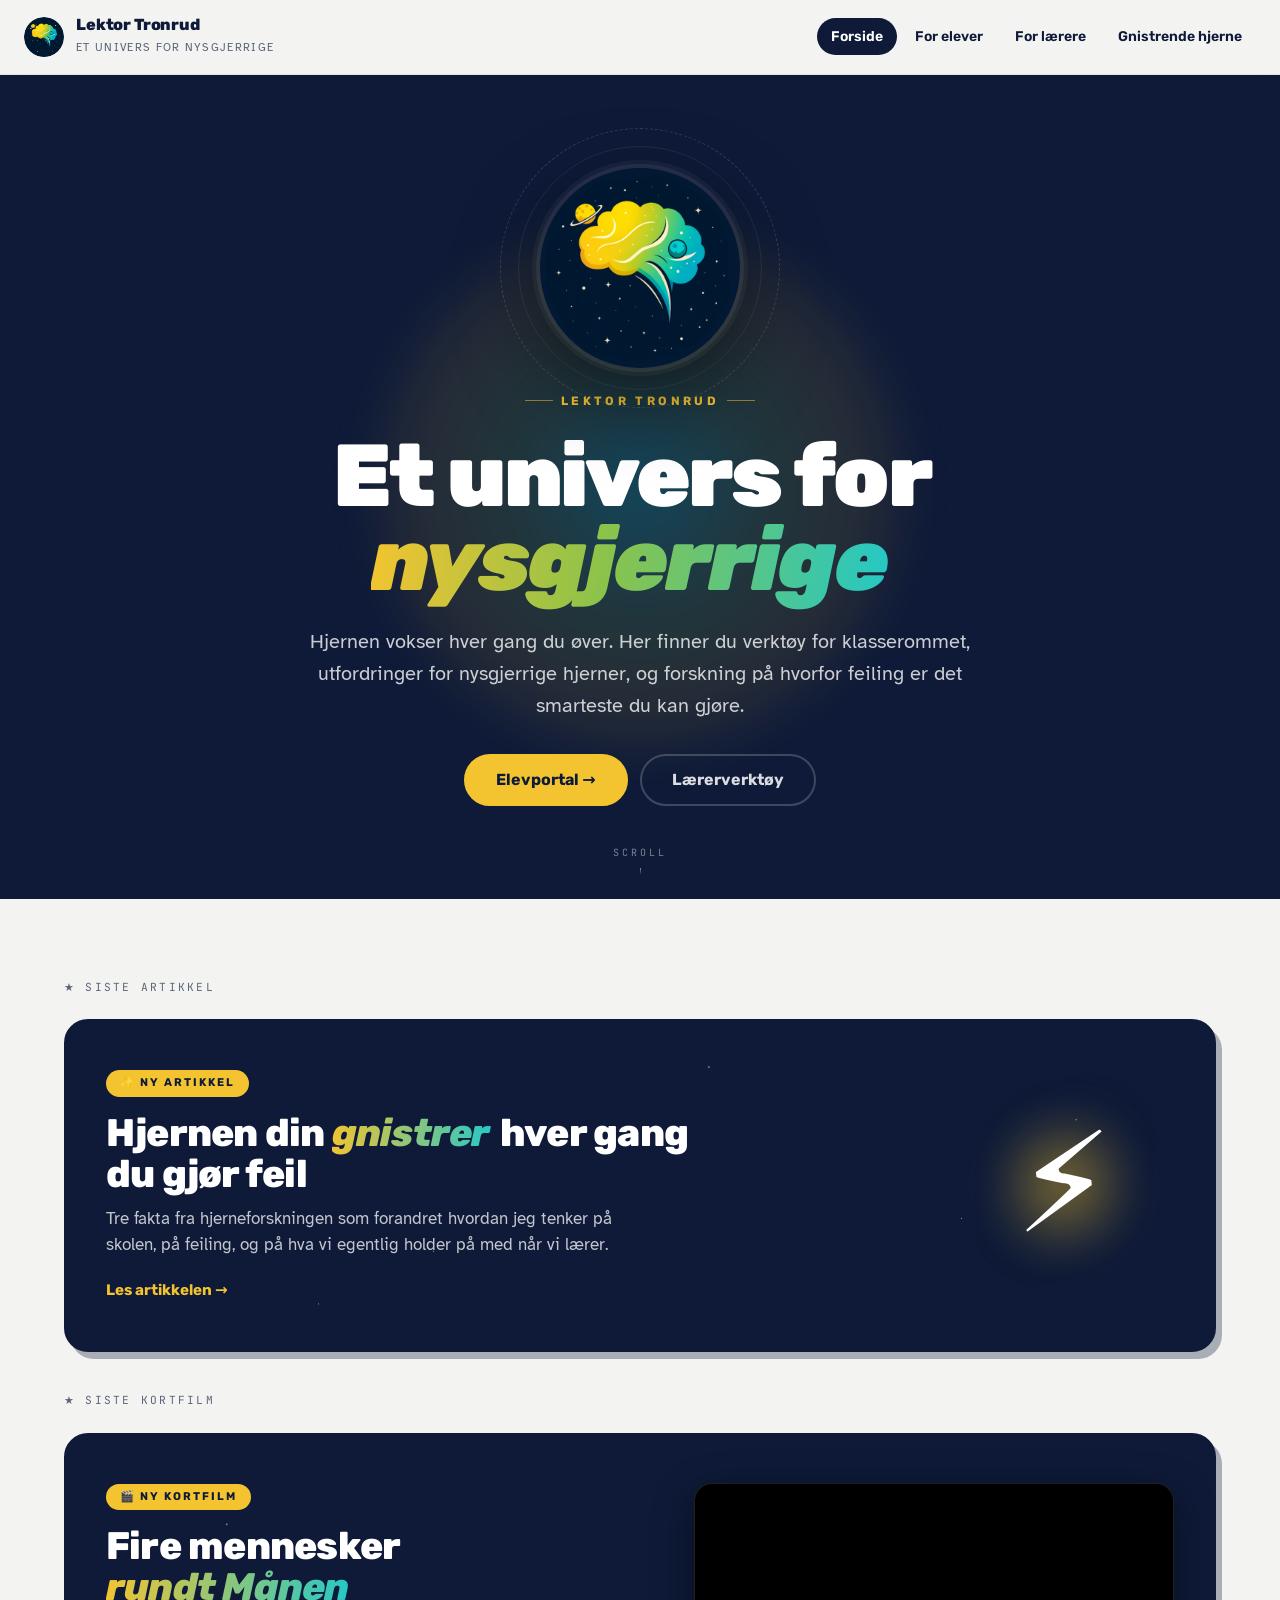
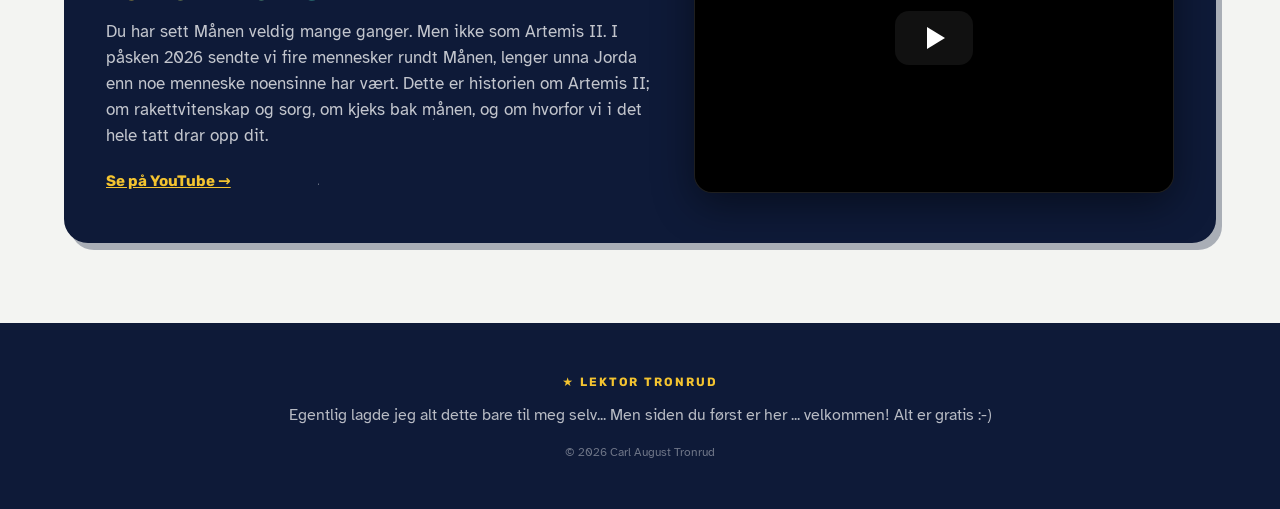
<file: index.html>
<!doctype html>
<html lang="no">
<head>
<meta charset="utf-8" />
<meta name="viewport" content="width=device-width,initial-scale=1" />
<title>Lektor Tronrud — Et univers for nysgjerrige</title>
<link rel="icon" type="image/png" href="assets/logo.png" />
<link rel="preconnect" href="https://fonts.googleapis.com">
<link rel="preconnect" href="https://fonts.gstatic.com" crossorigin>
<link href="https://fonts.googleapis.com/css2?family=Rubik:wght@400;500;600;700;800;900&family=Atkinson+Hyperlegible:ital,wght@0,400;0,700;1,400;1,700&family=JetBrains+Mono:wght@400;500;700&display=swap" rel="stylesheet">
<link rel="stylesheet" href="assets/tokens.css">
<style>
  /* ─── Page-specific layout ─── */
  body { background: var(--paper); }

  /* HERO: cosmic dark stage that fills the viewport */
  .hero {
    position: relative;
    min-height: calc(100vh - 76px);
    background: var(--space-900);
    color: var(--surface);
    overflow: hidden;
    display: grid;
    place-items: center;
    padding: var(--s-12) var(--s-6);
    isolation: isolate;
  }

  /* Star layer (animated twinkle) */
  .hero__stars {
    position: absolute; inset: 0;
    pointer-events: none; z-index: 0;
  }
  .star {
    position: absolute;
    background: #fff;
    border-radius: 50%;
    opacity: 0;
    animation: twinkle var(--dur, 3s) ease-in-out infinite;
  }
  @keyframes twinkle {
    0%, 100% { opacity: 0; }
    50% { opacity: var(--max-op, 0.8); }
  }

  /* Aurora glow behind logo */
  .hero__aurora {
    position: absolute;
    width: 760px; height: 760px;
    left: 50%; top: 50%;
    transform: translate(-50%, -50%);
    background: radial-gradient(closest-side,
      rgba(34, 200, 200, 0.25) 0%,
      rgba(139, 195, 74, 0.16) 35%,
      rgba(244, 196, 48, 0.10) 60%,
      transparent 75%);
    filter: blur(20px);
    pointer-events: none;
    z-index: 0;
    animation: aurora 12s ease-in-out infinite;
  }
  @keyframes aurora {
    0%, 100% { transform: translate(-50%, -50%) scale(1); }
    50% { transform: translate(-50%, -50%) scale(1.12); }
  }

  .hero__inner {
    position: relative; z-index: 2;
    max-width: 1100px; width: 100%;
    text-align: center;
    display: flex; flex-direction: column; align-items: center;
    gap: var(--s-6);
  }

  /* Logo wrapper with floating ring */
  .hero__logo {
    position: relative;
    width: var(--logo-size, 200px);
    height: var(--logo-size, 200px);
    display: grid; place-items: center;
    animation: float 5s ease-in-out infinite;
  }
  @keyframes float {
    0%, 100% { transform: translateY(0); }
    50% { transform: translateY(-10px); }
  }
  .hero__logo img {
    width: 100%; height: 100%;
    border-radius: 50%;
    box-shadow:
      0 0 0 4px rgba(255,255,255,0.06),
      0 0 0 8px rgba(255,255,255,0.04),
      0 30px 80px rgba(0,0,0,0.5);
    position: relative; z-index: 2;
  }
  /* Orbit ring */
  .hero__logo::before {
    content: '';
    position: absolute;
    inset: -40px;
    border: 1.5px dashed rgba(255, 255, 255, 0.15);
    border-radius: 50%;
    animation: spin 30s linear infinite;
  }
  .hero__logo::after {
    content: '';
    position: absolute;
    inset: -22px;
    border: 1px solid rgba(255, 255, 255, 0.08);
    border-radius: 50%;
  }
  @keyframes spin {
    to { transform: rotate(360deg); }
  }

  .hero__eyebrow {
    font-family: var(--font-display);
    font-size: 0.75rem; font-weight: 700;
    text-transform: uppercase; letter-spacing: 0.28em;
    color: var(--nova-yellow);
    display: inline-flex; align-items: center; gap: var(--s-2);
  }
  .hero__eyebrow::before, .hero__eyebrow::after {
    content: ''; width: 28px; height: 1px;
    background: var(--nova-yellow); opacity: 0.55;
  }

  .hero h1 {
    font-family: var(--font-display);
    font-size: clamp(2.6rem, 7vw, 5.5rem);
    font-weight: 900; line-height: 0.96; letter-spacing: -0.03em;
    max-width: 18ch;
    text-wrap: balance;
    padding-right: 0.18em;
  }
  .hero h1 em { padding-right: 0.08em; }
  .hero h1 em {
    font-style: italic;
    background: linear-gradient(95deg,
      var(--nova-yellow) 0%,
      var(--moss-green) 45%,
      var(--planet-teal) 100%);
    -webkit-background-clip: text; background-clip: text; color: transparent;
  }

  .hero__lede {
    font-size: clamp(1.05rem, 1.6vw, 1.3rem);
    line-height: 1.55;
    color: rgba(255, 255, 255, 0.78);
    max-width: 56ch;
    text-wrap: pretty;
  }

  .hero__cta {
    display: flex; gap: var(--s-3);
    flex-wrap: wrap; justify-content: center;
    margin-top: var(--s-2);
  }

  .hero .btn {
    border-color: rgba(255,255,255,0.2);
    box-shadow: none;
  }
  .hero .btn--primary {
    background: var(--nova-yellow);
    color: var(--space-900);
    border-color: var(--nova-yellow);
  }
  .hero .btn--primary:hover { background: #ffd446; }
  .hero .btn--ghost {
    background: transparent;
    color: rgba(255,255,255,0.85);
  }
  .hero .btn--ghost:hover {
    background: rgba(255,255,255,0.08);
    border-color: rgba(255,255,255,0.4);
    color: #fff;
  }

  /* Scroll indicator */
  .hero__scroll {
    position: absolute;
    bottom: var(--s-6); left: 50%;
    transform: translateX(-50%);
    z-index: 2;
    font-family: var(--font-mono);
    font-size: 10px; letter-spacing: 0.3em;
    text-transform: uppercase;
    color: rgba(255,255,255,0.45);
    display: flex; flex-direction: column; align-items: center; gap: 8px;
    animation: scrollPulse 2.5s ease-in-out infinite;
  }
  .hero__scroll::after {
    content: ''; width: 1px; height: 24px;
    background: linear-gradient(to bottom, rgba(255,255,255,0.5), transparent);
  }
  @keyframes scrollPulse {
    0%, 100% { transform: translate(-50%, 0); opacity: 0.45; }
    50% { transform: translate(-50%, 4px); opacity: 0.85; }
  }

  /* ─── FEATURED strip ─── */
  .featured {
    max-width: 1200px;
    margin: var(--s-20) auto;
    padding: 0 var(--s-6);
  }
  .featured__head {
    display: flex; align-items: baseline; justify-content: space-between;
    gap: var(--s-6);
    margin-bottom: var(--s-6);
    flex-wrap: wrap;
  }
  .featured__head h2 {
    font-family: var(--font-display);
    font-size: clamp(1.5rem, 2.4vw, 2.1rem);
    font-weight: 800; letter-spacing: -0.02em;
  }
  .featured__head .label {
    font-family: var(--font-mono);
    font-size: 0.7rem; letter-spacing: 0.2em;
    text-transform: uppercase;
    color: var(--slate-500);
  }

  .feature-card {
    background: var(--space-900);
    color: var(--surface);
    border: var(--border-w) solid var(--border-ink);
    border-radius: var(--r-2xl);
    box-shadow: var(--shadow-3);
    padding: var(--s-12) var(--s-10);
    display: grid;
    grid-template-columns: 1fr auto;
    gap: var(--s-10);
    align-items: center;
    position: relative;
    overflow: hidden;
    text-decoration: none;
    transition: transform var(--t-base), box-shadow var(--t-base);
  }
  .feature-card:hover {
    transform: translate(-3px, -3px);
    box-shadow: var(--shadow-4);
  }
  .feature-card::before {
    content: '';
    position: absolute; inset: 0; pointer-events: none; opacity: 0.55;
    background-image:
      radial-gradient(1.4px 1.4px at 14% 22%, #fff, transparent),
      radial-gradient(1px 1px at 32% 70%, #fff, transparent),
      radial-gradient(1.6px 1.6px at 56% 14%, #fff, transparent),
      radial-gradient(1px 1px at 78% 60%, #fff, transparent),
      radial-gradient(1.2px 1.2px at 88% 30%, #fff, transparent),
      radial-gradient(1px 1px at 22% 86%, #fff, transparent);
  }
  .feature-card__body { position: relative; z-index: 1; }
  .feature-card__tag {
    display: inline-block;
    font-family: var(--font-display);
    font-size: 0.7rem; font-weight: 700;
    text-transform: uppercase; letter-spacing: 0.18em;
    color: var(--space-900); background: var(--nova-yellow);
    padding: 5px 14px; border-radius: var(--r-pill);
    margin-bottom: var(--s-4);
  }
  .feature-card h3 {
    font-family: var(--font-display);
    font-size: clamp(1.6rem, 3vw, 2.5rem);
    font-weight: 800; line-height: 1.05; letter-spacing: -0.02em;
    margin-bottom: var(--s-3);
    max-width: 22ch;
    padding-right: 0.18em;
  }
  .feature-card h3 em {
    font-style: italic;
    background: linear-gradient(95deg, var(--nova-yellow), var(--planet-teal));
    -webkit-background-clip: text; background-clip: text; color: transparent;
    padding-right: 0.08em;
  }
  .feature-card p {
    color: rgba(255,255,255,0.75);
    font-size: 1.05rem; max-width: 50ch;
    margin-bottom: var(--s-5);
    line-height: 1.55;
  }
  .feature-card .read {
    display: inline-flex; align-items: center; gap: var(--s-2);
    font-family: var(--font-display);
    font-weight: 700; color: var(--nova-yellow);
    font-size: 0.95rem;
  }
  .feature-card__art {
    position: relative; z-index: 1;
    width: 220px; height: 220px;
    display: grid; place-items: center;
  }
  .feature-card__art .glow {
    position: absolute; inset: 0;
    background: radial-gradient(closest-side, rgba(244, 196, 48, 0.4), transparent 70%);
    filter: blur(20px);
  }
  .feature-card__art .spark {
    position: relative;
    font-size: 140px;
    line-height: 1;
    filter: drop-shadow(0 0 30px rgba(244, 196, 48, 0.6));
    animation: sparkPulse 3s ease-in-out infinite;
  }
  @keyframes sparkPulse {
    0%, 100% { transform: scale(1) rotate(-5deg); }
    50% { transform: scale(1.08) rotate(5deg); }
  }

  /* Video embed within feature card */
  .feature-card--video { align-items: stretch; }
  .feature-card--video .feature-card__body { align-self: center; }
  .feature-card__video {
    position: relative; z-index: 1;
    width: 480px;
    aspect-ratio: 16 / 9;
    border-radius: var(--r-xl);
    overflow: hidden;
    border: 1.5px solid rgba(255,255,255,0.12);
    box-shadow: 0 12px 40px rgba(0,0,0,0.45);
    background: #000;
  }
  .feature-card__video iframe {
    position: absolute; inset: 0;
    width: 100%; height: 100%;
    border: 0;
  }
  /* Thumbnail facade (click → loads iframe) */
  .yt-facade {
    position: absolute; inset: 0;
    cursor: pointer;
    background-size: cover;
    background-position: center;
    display: grid; place-items: center;
    transition: transform var(--t-base);
  }
  .yt-facade::after {
    content: '';
    position: absolute; inset: 0;
    background: linear-gradient(180deg, rgba(0,0,0,0) 30%, rgba(0,0,0,0.45) 100%);
  }
  .yt-facade:hover { transform: scale(1.02); }
  .yt-facade__play {
    position: relative; z-index: 1;
    width: 78px; height: 54px;
    border-radius: 14px;
    background: rgba(20,20,20,0.85);
    display: grid; place-items: center;
    transition: background var(--t-base), transform var(--t-base);
    box-shadow: 0 8px 30px rgba(0,0,0,0.5);
  }
  .yt-facade:hover .yt-facade__play {
    background: #ff0033;
    transform: scale(1.08);
  }
  .yt-facade__play::before {
    content: '';
    width: 0; height: 0;
    border-left: 18px solid #fff;
    border-top: 11px solid transparent;
    border-bottom: 11px solid transparent;
    margin-left: 4px;
  }

  /* Stack featured sections tighter */
  .featured + .featured { margin-top: calc(var(--s-20) * -1 + var(--s-10)); }

  @media (max-width: 760px) {
    .feature-card { grid-template-columns: 1fr; padding: var(--s-8) var(--s-6); }
    .feature-card__art { width: 140px; height: 140px; margin: 0 auto; }
    .feature-card__art .spark { font-size: 90px; }
    .feature-card__video { width: 100%; }
  }
  @media (max-width: 1000px) {
    .feature-card--video { grid-template-columns: 1fr; }
    .feature-card__video { width: 100%; }
  }

  /* Hide hero__stars on tweak */
  body[data-bg="cream"] .hero {
    background: var(--paper);
    color: var(--space-900);
  }
  body[data-bg="cream"] .hero__lede { color: var(--slate-500); }
  body[data-bg="cream"] .hero__stars,
  body[data-bg="cream"] .hero__aurora,
  body[data-bg="cream"] .hero__scroll { display: none; }
  body[data-bg="cream"] .hero__logo img {
    box-shadow: var(--shadow-3);
  }
  body[data-bg="cream"] .hero__logo::before { border-color: rgba(14,26,56,0.18); }
  body[data-bg="cream"] .hero__logo::after { border-color: rgba(14,26,56,0.10); }
  body[data-bg="cream"] .hero .btn--ghost {
    color: var(--space-900);
    border-color: var(--space-900);
  }
  body[data-bg="cream"] .hero .btn--ghost:hover {
    background: var(--chalk-50);
    border-color: var(--space-900);
    color: var(--space-900);
  }
  body[data-bg="cream"] .hero .btn--primary {
    background: var(--space-900); color: var(--surface);
    border-color: var(--space-900);
  }
  body[data-bg="cream"] .hero .btn--primary:hover { background: var(--slate-700); }

  /* Hide featured strip via tweak */
  body[data-show-featured="false"] .featured { display: none; }

  /* ─── Tweaks panel (custom, vanilla) ─── */
  #tweaks-panel {
    position: fixed; right: 20px; bottom: 20px; z-index: 9999;
    width: 320px;
    background: #1a1a2e;
    border: 1px solid rgba(255,255,255,0.12);
    border-radius: 14px;
    box-shadow: 0 20px 60px rgba(0,0,0,0.5);
    color: #f4f3ee;
    font-family: var(--font-body, system-ui, sans-serif);
    font-size: 13px;
    display: none;
    overflow: hidden;
  }
  #tweaks-panel.visible { display: block; }
  .tweaks-head {
    display: flex; align-items: center; justify-content: space-between;
    padding: 12px 16px;
    border-bottom: 1px solid rgba(255,255,255,0.08);
    background: rgba(255,255,255,0.02);
  }
  .tweaks-title {
    font-family: var(--font-mono, monospace);
    font-size: 11px; letter-spacing: 0.2em; text-transform: uppercase;
    color: rgba(255,255,255,0.7);
  }
  .tweaks-close {
    background: transparent; border: 0; color: rgba(255,255,255,0.6);
    font-size: 22px; line-height: 1; cursor: pointer; padding: 0 4px;
  }
  .tweaks-close:hover { color: #fff; }
  .tweaks-body { padding: 14px 16px; max-height: 70vh; overflow-y: auto; }
  .tweaks-section {
    padding: 10px 0;
    border-bottom: 1px solid rgba(255,255,255,0.06);
  }
  .tweaks-section:last-child { border-bottom: 0; }
  .tweaks-section__label {
    font-family: var(--font-mono, monospace);
    font-size: 10px; letter-spacing: 0.18em; text-transform: uppercase;
    color: rgba(255,255,255,0.5);
    margin-bottom: 8px;
  }
  .tweak-row {
    display: flex; align-items: center; gap: 12px;
    justify-content: space-between;
    padding: 6px 0;
  }
  .tweak-row__name { color: rgba(255,255,255,0.92); flex: 1; }
  .tweak-help { font-size: 11px; color: rgba(255,255,255,0.5); margin-top: 2px; line-height: 1.4; }
  .tweak-switch {
    position: relative; display: inline-block;
    width: 40px; height: 22px; flex-shrink: 0;
  }
  .tweak-switch input { opacity: 0; width: 0; height: 0; }
  .slider-track {
    position: absolute; inset: 0; cursor: pointer;
    background: rgba(255,255,255,0.18); border-radius: 22px;
    transition: background 0.2s;
  }
  .slider-track::before {
    content: ""; position: absolute;
    height: 16px; width: 16px; left: 3px; top: 3px;
    background: #fff; border-radius: 50%;
    transition: transform 0.2s;
  }
  .tweak-switch input:checked + .slider-track { background: var(--planet-teal, #22C8C8); }
  .tweak-switch input:checked + .slider-track::before { transform: translateX(18px); }

  .tweak-radio {
    display: flex; gap: 4px; flex-wrap: wrap;
    margin-top: 4px;
  }
  .tweak-radio button {
    background: rgba(255,255,255,0.06);
    border: 1px solid rgba(255,255,255,0.12);
    color: rgba(255,255,255,0.85);
    padding: 6px 10px;
    border-radius: 8px;
    font-size: 12px;
    cursor: pointer;
    transition: all 0.15s;
    font-family: inherit;
  }
  .tweak-radio button:hover { background: rgba(255,255,255,0.1); }
  .tweak-radio button.is-active {
    background: var(--planet-teal, #22C8C8);
    color: #0E1A38;
    border-color: var(--planet-teal, #22C8C8);
    font-weight: 600;
  }

  .tweak-slider input[type="range"] {
    width: 100%;
    accent-color: var(--planet-teal, #22C8C8);
  }
  .tweak-slider__value {
    font-family: var(--font-mono, monospace);
    font-size: 11px;
    color: rgba(255,255,255,0.6);
    text-align: right;
    margin-top: 2px;
  }

  .tweak-text {
    width: 100%;
    background: rgba(255,255,255,0.05);
    border: 1px solid rgba(255,255,255,0.12);
    border-radius: 6px;
    color: #fff;
    padding: 6px 8px;
    font-size: 12px;
    font-family: inherit;
    margin-top: 4px;
  }
  .tweak-text:focus {
    outline: 1px solid var(--planet-teal, #22C8C8);
    border-color: var(--planet-teal, #22C8C8);
  }
</style>
  <script src="assets/cursor.js" defer></script>
</head>
<body data-bg="cosmos" data-show-featured="true">

<header class="sitenav">
  <div class="sitenav__inner">
    <a class="sitenav__brand" href="index.html">
      <img src="assets/logo.png" alt="">
      <div>
        <strong>Lektor Tronrud</strong>
        <small>Et univers for nysgjerrige</small>
      </div>
    </a>
    <nav class="sitenav__links">
      <a href="index.html" class="is-active">Forside</a>
      <a href="elever.html">For elever</a>
      <a href="laererhub.html">For lærere</a>
      <a href="gnistrende-hjerne.html">Gnistrende hjerne</a>
    </nav>
  </div>
</header>

<main>

  <section class="hero">
    <div class="hero__stars" id="stars"></div>
    <div class="hero__aurora"></div>

    <div class="hero__inner">
      <div class="hero__logo">
        <img src="assets/logo.png" alt="Lektor Tronrud-logo" />
      </div>

      <div class="hero__eyebrow" id="eyebrow">Lektor Tronrud</div>

      <h1 id="headline">Et univers for nysgjerrige</h1>

      <p class="hero__lede" id="lede">Hjernen din gnistrer og vokser hver gang du øver. Bokstavelig talt!
Her finner du verktøy for klasserommet, utfordringer for nysgjerrige hjerner, og forskning på hvordan du lærer best!</p>

      <div class="hero__cta">
        <a class="btn btn--primary btn--lg" href="elever.html">Elevportal →</a>
        <a class="btn btn--ghost btn--lg" href="laererhub.html">Lærerverktøy</a>
      </div>
    </div>

    <div class="hero__scroll" style="height: 30px">Scroll<br></div>
  </section>

  <section class="featured" id="featured-article">
    <div class="featured__head">
      <span class="label">★ Siste artikkel</span>
    </div>

    <a class="feature-card" href="gnistrende-hjerne.html">
      <div class="feature-card__body">
        <span class="feature-card__tag">✨ Ny artikkel</span>
        <h3>Hjernen din <em>gnistrer</em> hver gang du gjør feil</h3>
        <p>Tre fakta fra hjerneforskningen som forandret hvordan jeg tenker på skolen, på feiling, og på hva vi egentlig holder på med når vi lærer.</p>
        <span class="read">Les artikkelen →</span>
      </div>
      <div class="feature-card__art">
        <div class="glow"></div>
        <div class="spark">⚡</div>
      </div>
    </a>
  </section>

  <section class="featured" id="featured-film">
    <div class="featured__head">
      <span class="label">★ Siste kortfilm</span>
    </div>

    <article class="feature-card feature-card--video">
      <div class="feature-card__body">
        <span class="feature-card__tag">🎬 Ny kortfilm</span>
        <h3 id="film-title">Fire mennesker<br><em>rundt Månen</em></h3>
        <p id="film-desc">Du har sett Månen veldig mange ganger. Men ikke som Artemis II. I påsken 2026 sendte vi fire mennesker rundt Månen, lenger unna Jorda enn noe menneske noensinne har vært.


Dette er historien om Artemis II; om rakettvitenskap og sorg, om kjeks bak månen, og om hvorfor vi i det hele tatt drar opp dit.</p>
        <a class="read" href="https://youtu.be/IUN-vw_4oKI" target="_blank" rel="noopener">Se på YouTube →</a>
      </div>
      <div class="feature-card__video" id="yt-mount">
        <div
          class="yt-facade"
          role="button"
          tabindex="0"
          aria-label="Spill av video: Fire mennesker rundt Månen"
          data-video-id="IUN-vw_4oKI"
          style="background-image: url('https://i.ytimg.com/vi/IUN-vw_4oKI/hqdefault.jpg');">
          <div class="yt-facade__play" aria-hidden="true"></div>
        </div>
      </div>
    </article>
  </section>

</main>

<footer class="sitefoot">
  <div class="sitefoot__sig">★ Lektor Tronrud</div>
  <p>Egentlig lagde jeg alt dette bare til meg selv... Men siden du først er her ... velkommen! Alt er gratis :-)</p>
  <p class="sitefoot__small">© 2026 Carl August Tronrud</p>
</footer>

<script>
  // YouTube facade — clicking thumbnail loads the actual iframe (autoplay)
  (function () {
    document.querySelectorAll('.yt-facade').forEach(facade => {
      function activate() {
        const id = facade.dataset.videoId;
        const iframe = document.createElement('iframe');
        iframe.src = 'https://www.youtube.com/embed/' + id + '?autoplay=1&rel=0';
        iframe.title = 'Lektor Tronrud — kortfilm';
        iframe.allow = 'accelerometer; autoplay; clipboard-write; encrypted-media; gyroscope; picture-in-picture; web-share';
        iframe.allowFullscreen = true;
        facade.replaceWith(iframe);
      }
      facade.addEventListener('click', activate);
      facade.addEventListener('keydown', (e) => {
        if (e.key === 'Enter' || e.key === ' ') { e.preventDefault(); activate(); }
      });
    });
  })();
</script>

<script>
  // Stars
  (function () {
    const starsEl = document.getElementById('stars');
    if (!starsEl) return;
    for (let i = 0; i < 110; i++) {
      const s = document.createElement('div');
      s.className = 'star';
      const size = Math.random() * 2 + 0.5;
      s.style.cssText = `
        width:${size}px;height:${size}px;
        left:${Math.random()*100}%;
        top:${Math.random()*100}%;
        --dur:${(Math.random()*4+2).toFixed(1)}s;
        --max-op:${(Math.random()*0.6+0.2).toFixed(2)};
        animation-delay:${(Math.random()*6).toFixed(1)}s;
      `;
      starsEl.appendChild(s);
    }
  })();
</script>

<!-- ── Tweaks panel ───────────────────────────────────────── -->
<script>
(function () {
  const TWEAK_DEFAULTS = /*EDITMODE-BEGIN*/{
    "headline": "Et univers for nysgjerrige",
    "headlineEm": "nysgjerrige",
    "lede": "Hjernen vokser hver gang du øver. Her finner du verktøy for klasserommet, utfordringer for nysgjerrige hjerner, og forskning på hvorfor feiling er det smarteste du kan gjøre.",
    "eyebrow": "Lektor Tronrud",
    "background": "cosmos",
    "showFeatured": true,
    "logoSize": 200
  }/*EDITMODE-END*/;

  let tweaks = { ...TWEAK_DEFAULTS };

  const headlineEl = document.getElementById('headline');
  const ledeEl = document.getElementById('lede');
  const eyebrowEl = document.getElementById('eyebrow');
  const heroLogo = document.querySelector('.hero__logo');

  // Render functions
  function renderHeadline() {
    const h = tweaks.headline || '';
    const emText = tweaks.headlineEm || '';
    if (emText && h.includes(emText)) {
      const parts = h.split(emText);
      headlineEl.innerHTML = '';
      headlineEl.appendChild(document.createTextNode(parts[0]));
      const em = document.createElement('em');
      em.textContent = emText;
      headlineEl.appendChild(em);
      headlineEl.appendChild(document.createTextNode(parts.slice(1).join(emText)));
    } else {
      headlineEl.textContent = h;
    }
  }
  function renderLede() { ledeEl.textContent = tweaks.lede; }
  function renderEyebrow() { eyebrowEl.textContent = tweaks.eyebrow; }
  function renderBg() { document.body.dataset.bg = tweaks.background; }
  function renderFeatured() { document.body.dataset.showFeatured = tweaks.showFeatured ? 'true' : 'false'; }
  function renderLogoSize() {
    if (heroLogo) heroLogo.style.setProperty('--logo-size', tweaks.logoSize + 'px');
  }
  function renderAll() {
    renderHeadline(); renderLede(); renderEyebrow();
    renderBg(); renderFeatured(); renderLogoSize();
  }
  renderAll();

  function persist(partial) {
    Object.assign(tweaks, partial);
    try {
      window.parent.postMessage({
        type: '__edit_mode_set_keys',
        edits: partial
      }, '*');
    } catch (_) {}
  }

  // ─── Build panel ───
  const panel = document.createElement('div');
  panel.id = 'tweaks-panel';
  panel.innerHTML = `
    <div class="tweaks-head">
      <span class="tweaks-title">Tweaks</span>
      <button class="tweaks-close" aria-label="Lukk">×</button>
    </div>
    <div class="tweaks-body">

      <div class="tweaks-section">
        <div class="tweaks-section__label">Bakgrunn</div>
        <div class="tweak-radio" data-tweak="background">
          <button data-value="cosmos">Kosmos</button>
          <button data-value="cream">Krem</button>
        </div>
      </div>

      <div class="tweaks-section">
        <div class="tweaks-section__label">Headline</div>
        <input class="tweak-text" data-tweak="headline" type="text" />
        <div class="tweak-help">Ord som skal fremheves (i kursiv gradient):</div>
        <input class="tweak-text" data-tweak="headlineEm" type="text" placeholder="f.eks. nysgjerrige" />
      </div>

      <div class="tweaks-section">
        <div class="tweaks-section__label">Eyebrow</div>
        <input class="tweak-text" data-tweak="eyebrow" type="text" />
      </div>

      <div class="tweaks-section">
        <div class="tweaks-section__label">Tagline / lede</div>
        <textarea class="tweak-text" data-tweak="lede" rows="4"></textarea>
      </div>

      <div class="tweaks-section">
        <div class="tweaks-section__label">Logo-størrelse</div>
        <div class="tweak-slider">
          <input type="range" data-tweak="logoSize" min="100" max="320" step="10" />
          <div class="tweak-slider__value" data-display="logoSize"></div>
        </div>
      </div>

      <div class="tweaks-section">
        <div class="tweak-row">
          <div>
            <div class="tweak-row__name">Vis siste artikkel</div>
            <div class="tweak-help">Strip under hero med utvalgt innhold.</div>
          </div>
          <label class="tweak-switch">
            <input type="checkbox" data-tweak="showFeatured" />
            <span class="slider-track"></span>
          </label>
        </div>
      </div>

    </div>
  `;
  document.body.appendChild(panel);

  // Sync UI from tweaks state
  function syncUI() {
    panel.querySelectorAll('input[type="text"], textarea').forEach(el => {
      const k = el.dataset.tweak;
      if (k && k in tweaks) el.value = tweaks[k];
    });
    panel.querySelectorAll('input[type="range"]').forEach(el => {
      const k = el.dataset.tweak;
      if (k && k in tweaks) el.value = tweaks[k];
      const display = panel.querySelector(`[data-display="${k}"]`);
      if (display) display.textContent = tweaks[k] + 'px';
    });
    panel.querySelectorAll('input[type="checkbox"]').forEach(el => {
      const k = el.dataset.tweak;
      if (k && k in tweaks) el.checked = !!tweaks[k];
    });
    panel.querySelectorAll('.tweak-radio').forEach(group => {
      const k = group.dataset.tweak;
      group.querySelectorAll('button').forEach(b => {
        b.classList.toggle('is-active', b.dataset.value === tweaks[k]);
      });
    });
  }
  syncUI();

  // Wire up controls
  panel.querySelectorAll('input[type="text"], textarea').forEach(el => {
    el.addEventListener('input', () => {
      const k = el.dataset.tweak;
      persist({ [k]: el.value });
      if (k === 'headline' || k === 'headlineEm') renderHeadline();
      else if (k === 'lede') renderLede();
      else if (k === 'eyebrow') renderEyebrow();
    });
  });
  panel.querySelectorAll('input[type="range"]').forEach(el => {
    el.addEventListener('input', () => {
      const k = el.dataset.tweak;
      const v = parseInt(el.value, 10);
      persist({ [k]: v });
      const display = panel.querySelector(`[data-display="${k}"]`);
      if (display) display.textContent = v + 'px';
      if (k === 'logoSize') renderLogoSize();
    });
  });
  panel.querySelectorAll('input[type="checkbox"]').forEach(el => {
    el.addEventListener('change', () => {
      const k = el.dataset.tweak;
      persist({ [k]: el.checked });
      if (k === 'showFeatured') renderFeatured();
    });
  });
  panel.querySelectorAll('.tweak-radio button').forEach(btn => {
    btn.addEventListener('click', () => {
      const group = btn.closest('.tweak-radio');
      const k = group.dataset.tweak;
      const v = btn.dataset.value;
      persist({ [k]: v });
      group.querySelectorAll('button').forEach(b => b.classList.toggle('is-active', b === btn));
      if (k === 'background') renderBg();
    });
  });

  panel.querySelector('.tweaks-close').addEventListener('click', () => {
    panel.classList.remove('visible');
    try { window.parent.postMessage({ type: '__edit_mode_dismissed' }, '*'); } catch (_) {}
  });

  // Listener BEFORE announcing availability
  window.addEventListener('message', (e) => {
    const msg = e.data;
    if (!msg || typeof msg !== 'object') return;
    if (msg.type === '__activate_edit_mode') panel.classList.add('visible');
    else if (msg.type === '__deactivate_edit_mode') panel.classList.remove('visible');
  });

  try { window.parent.postMessage({ type: '__edit_mode_available' }, '*'); } catch (_) {}
})();
</script>

</body>
</html>
</file>
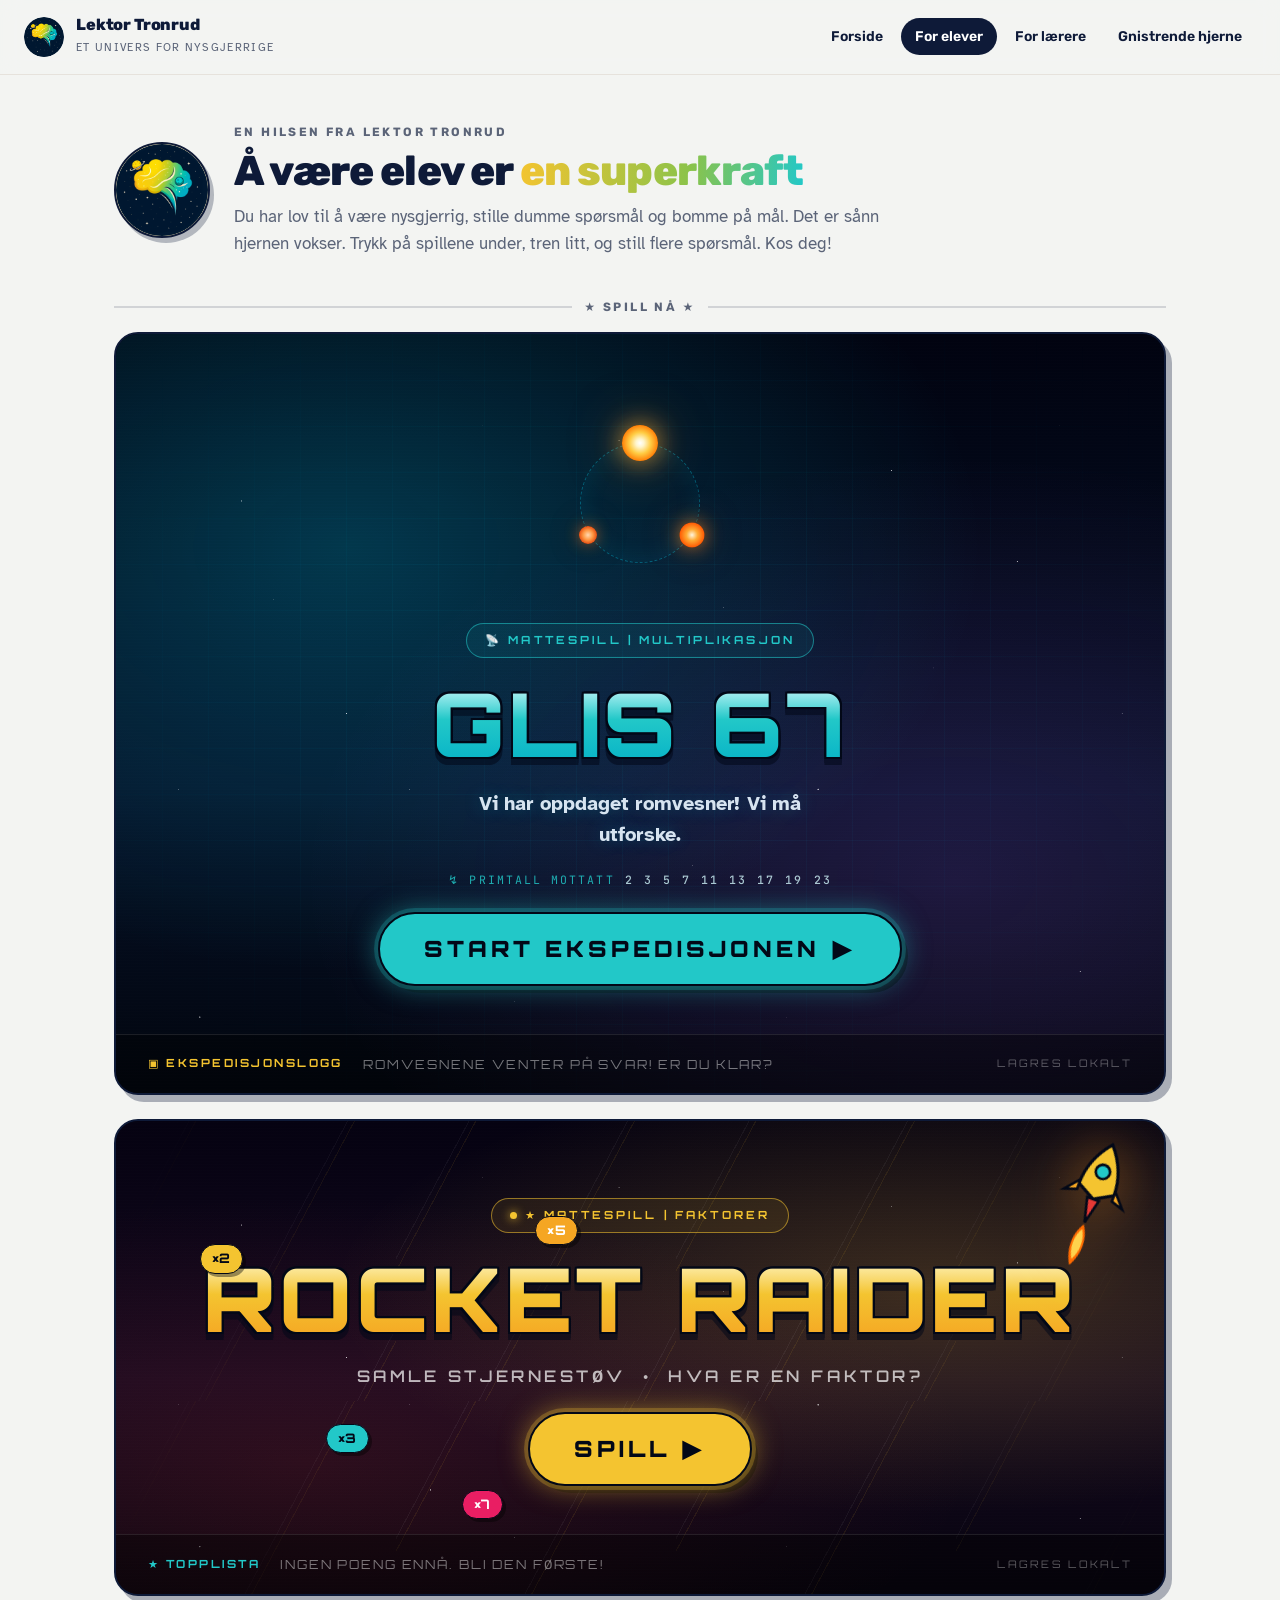
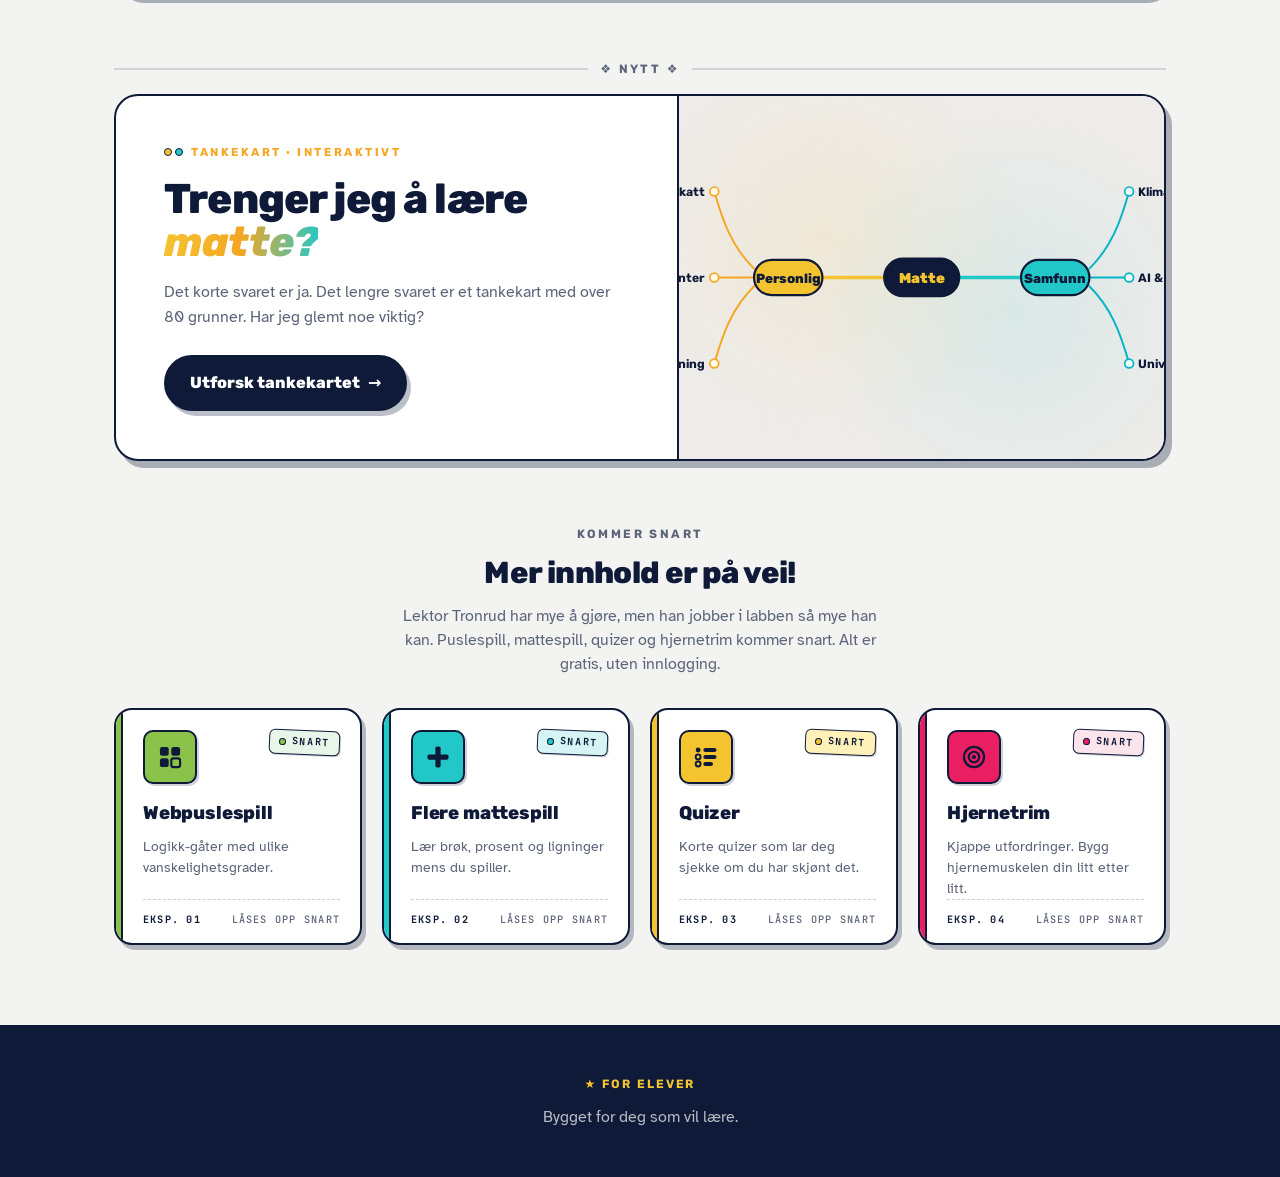
<file: elever.html>
<!doctype html>
<html lang="no">
<head>
<meta charset="utf-8" />
<meta name="viewport" content="width=device-width,initial-scale=1" />
<title>For elever · Lektor Tronrud</title>
<link rel="icon" type="image/png" href="assets/logo.png" />
<link rel="preconnect" href="https://fonts.googleapis.com">
<link rel="preconnect" href="https://fonts.gstatic.com" crossorigin>
<link href="https://fonts.googleapis.com/css2?family=Rubik:wght@400;500;600;700;800&family=Atkinson+Hyperlegible:ital,wght@0,400;0,700;1,400;1,700&family=JetBrains+Mono:wght@400;500;700&family=Orbitron:wght@600;700;800;900&display=swap" rel="stylesheet">
<link rel="stylesheet" href="assets/tokens.css">
<style>
  /* ─────────── HERO: greeting from Lektor Tronrud ─────────── */
  .student-hero {
    max-width: 1100px;
    margin: 0 auto;
    padding: var(--s-12) var(--s-6) var(--s-10);
    display: grid;
    grid-template-columns: auto 1fr;
    gap: var(--s-6);
    align-items: center;
  }
  .student-hero__avatar {
    width: 96px; height: 96px;
    border-radius: 50%;
    border: var(--border-w) solid var(--border-ink);
    box-shadow: var(--shadow-2);
    background: var(--nova-yellow-soft);
    overflow: hidden;
    flex-shrink: 0;
  }
  .student-hero__avatar img { width: 100%; height: 100%; object-fit: cover; }
  .student-hero__copy { min-width: 0; }
  .student-hero__eyebrow {
    font-family: var(--font-display);
    font-size: 0.75rem; font-weight: 700;
    text-transform: uppercase; letter-spacing: 0.2em;
    color: var(--slate-500); margin-bottom: var(--s-2);
  }
  .student-hero h1 {
    font-family: var(--font-display);
    font-size: clamp(1.8rem, 4vw, 2.6rem);
    font-weight: 800; line-height: 1.05; letter-spacing: -0.02em;
    margin-bottom: var(--s-3);
  }
  .student-hero h1 em {
    font-style: normal;
    background: linear-gradient(95deg, var(--nova-yellow) 0%, var(--moss-green) 60%, var(--planet-teal) 100%);
    -webkit-background-clip: text; background-clip: text; color: transparent;
  }
  .student-hero p {
    font-size: 1.05rem; color: var(--slate-500);
    line-height: 1.6; max-width: 60ch;
  }
  @media (max-width: 640px) {
    .student-hero { grid-template-columns: 1fr; text-align: left; }
    .student-hero__avatar { width: 72px; height: 72px; }
  }

  /* ─────────── ARCADE: RocketRaider feature card ─────────── */
  .arcade {
    max-width: 1100px; margin: 0 auto;
    padding: 0 var(--s-6);
  }
  .arcade__label {
    display: flex; align-items: center; gap: var(--s-3);
    font-family: var(--font-display);
    font-size: 0.75rem; font-weight: 700;
    text-transform: uppercase; letter-spacing: 0.2em;
    color: var(--slate-500);
    margin-bottom: var(--s-4);
  }
  .arcade__label::before, .arcade__label::after {
    content: ''; height: 2px; background: var(--space-900); opacity: 0.15; flex: 1;
  }

  .arcade-card {
    position: relative;
    border: var(--border-w) solid var(--border-ink);
    border-radius: var(--r-2xl);
    box-shadow: var(--shadow-3);
    background: #020817;
    color: #fff;
    overflow: hidden;
    isolation: isolate;
  }

  /* Starfield layers */
  .arcade-card__sky {
    position: absolute; inset: 0; pointer-events: none;
    background:
      radial-gradient(ellipse at 20% 30%, rgba(34, 200, 200, 0.18), transparent 55%),
      radial-gradient(ellipse at 80% 70%, rgba(244, 196, 48, 0.13), transparent 55%),
      linear-gradient(180deg, #020817 0%, #0a1432 60%, #050b1f 100%);
  }
  .arcade-card__stars,
  .arcade-card__stars--mid,
  .arcade-card__stars--far {
    position: absolute; inset: 0; pointer-events: none;
  }
  .arcade-card__stars {
    background-image:
      radial-gradient(1.4px 1.4px at 12% 22%, #fff, transparent 60%),
      radial-gradient(1.6px 1.6px at 30% 78%, #fff, transparent 60%),
      radial-gradient(1.2px 1.2px at 48% 14%, #fff, transparent 60%),
      radial-gradient(1.8px 1.8px at 67% 60%, #fff, transparent 60%),
      radial-gradient(1.4px 1.4px at 86% 30%, #fff, transparent 60%),
      radial-gradient(1.2px 1.2px at 92% 84%, #fff, transparent 60%),
      radial-gradient(1.6px 1.6px at 8% 90%, #fff, transparent 60%);
    animation: twinkle 3.2s ease-in-out infinite alternate;
  }
  .arcade-card__stars--mid {
    background-image:
      radial-gradient(1px 1px at 22% 50%, rgba(255,255,255,0.85), transparent 60%),
      radial-gradient(1px 1px at 58% 36%, rgba(255,255,255,0.85), transparent 60%),
      radial-gradient(1px 1px at 74% 18%, rgba(255,255,255,0.85), transparent 60%),
      radial-gradient(1px 1px at 38% 88%, rgba(255,255,255,0.85), transparent 60%),
      radial-gradient(1px 1px at 6% 60%, rgba(255,255,255,0.85), transparent 60%),
      radial-gradient(1px 1px at 96% 50%, rgba(255,255,255,0.85), transparent 60%);
    animation: twinkle 2.4s ease-in-out 0.4s infinite alternate;
  }
  .arcade-card__stars--far {
    background-image:
      radial-gradient(0.6px 0.6px at 15% 35%, rgba(255,255,255,0.55), transparent),
      radial-gradient(0.6px 0.6px at 35% 12%, rgba(255,255,255,0.55), transparent),
      radial-gradient(0.6px 0.6px at 55% 70%, rgba(255,255,255,0.55), transparent),
      radial-gradient(0.6px 0.6px at 78% 44%, rgba(255,255,255,0.55), transparent),
      radial-gradient(0.6px 0.6px at 90% 12%, rgba(255,255,255,0.55), transparent),
      radial-gradient(0.6px 0.6px at 28% 60%, rgba(255,255,255,0.55), transparent),
      radial-gradient(0.6px 0.6px at 64% 90%, rgba(255,255,255,0.55), transparent);
    opacity: 0.7;
  }
  @keyframes twinkle {
    0%   { opacity: 0.55; }
    100% { opacity: 1; }
  }

  /* Subtle scanline overlay */
  .arcade-card__scan {
    position: absolute; inset: 0; pointer-events: none;
    background-image: repeating-linear-gradient(
      0deg, rgba(255,255,255,0.03) 0 1px, transparent 1px 3px
    );
    mix-blend-mode: overlay;
    opacity: 0.6;
  }

  /* Drifting rocket silhouette */
  .arcade-card__rocket {
    position: absolute;
    right: 6%; top: 18%;
    width: 110px; height: 110px;
    transform: rotate(-18deg);
    opacity: 0.55;
    filter: drop-shadow(0 0 22px rgba(244, 196, 48, 0.45));
    animation: drift 6s ease-in-out infinite alternate;
    pointer-events: none;
  }
  @keyframes drift {
    0%   { transform: rotate(-18deg) translate(0, 0); }
    100% { transform: rotate(-22deg) translate(-10px, 14px); }
  }

  .arcade-card__inner {
    position: relative;
    padding: clamp(var(--s-10), 6vw, var(--s-20)) var(--s-8) var(--s-12);
    display: grid;
    grid-template-columns: 1fr;
    gap: var(--s-6);
    align-items: center;
    text-align: center;
  }

  .arcade-card__badge {
    justify-self: center;
    display: inline-flex; align-items: center; gap: var(--s-2);
    font-family: 'Orbitron', var(--font-display);
    font-size: 0.7rem; font-weight: 700;
    text-transform: uppercase; letter-spacing: 0.28em;
    color: var(--nova-yellow);
    padding: 8px 18px;
    border: 1.5px solid rgba(244, 196, 48, 0.55);
    border-radius: var(--r-pill);
    background: rgba(244, 196, 48, 0.08);
  }
  .arcade-card__badge .dot {
    width: 7px; height: 7px; border-radius: 50%;
    background: var(--nova-yellow);
    box-shadow: 0 0 10px var(--nova-yellow);
    animation: pulse 1.4s ease-in-out infinite;
  }
  @keyframes pulse {
    0%, 100% { transform: scale(1); opacity: 1; }
    50%      { transform: scale(1.35); opacity: 0.55; }
  }

  .arcade-card__title {
    font-family: 'Orbitron', var(--font-display);
    font-weight: 900;
    font-size: clamp(2.6rem, 8vw, 5.5rem);
    line-height: 0.95;
    letter-spacing: 0.04em;
    text-transform: uppercase;
    color: #F4C430;
    background: linear-gradient(180deg, #FFF7C9 0%, #F4C430 45%, #F5A623 100%);
    -webkit-background-clip: text; background-clip: text;
    -webkit-text-fill-color: transparent;
    /* Crisp, layered ink shadow — no blur, no glow */
    filter:
      drop-shadow(0 2px 0 #020817)
      drop-shadow(2px 0 0 #020817)
      drop-shadow(0 -2px 0 #020817)
      drop-shadow(-2px 0 0 #020817)
      drop-shadow(0 6px 0 rgba(2, 8, 23, 0.55));
  }
  .arcade-card__title span.glitch {
    display: inline-block;
  }

  .arcade-card__tagline {
    font-family: 'Orbitron', var(--font-display);
    font-size: clamp(0.85rem, 1.4vw, 1rem);
    font-weight: 600;
    letter-spacing: 0.22em;
    text-transform: uppercase;
    color: rgba(255,255,255,0.7);
  }

  .arcade-card__cta {
    justify-self: center;
    display: inline-flex; align-items: center; gap: var(--s-3);
    font-family: 'Orbitron', var(--font-display);
    font-size: 1.4rem;
    font-weight: 900;
    letter-spacing: 0.18em;
    text-transform: uppercase;
    text-decoration: none;
    color: #020817;
    background: var(--nova-yellow);
    padding: 18px 44px;
    border: 2px solid #020817;
    border-radius: var(--r-pill);
    box-shadow:
      0 0 0 4px rgba(244, 196, 48, 0.25),
      0 0 28px rgba(244, 196, 48, 0.55),
      6px 7px 0 rgba(0,0,0,0.45);
    transition: transform var(--t-fast), box-shadow var(--t-fast), background var(--t-fast);
  }
  .arcade-card__cta:hover {
    transform: translate(-2px, -2px);
    background: #FFD24D;
    box-shadow:
      0 0 0 5px rgba(244, 196, 48, 0.35),
      0 0 42px rgba(244, 196, 48, 0.7),
      8px 9px 0 rgba(0,0,0,0.5);
  }
  .arcade-card__cta:active {
    transform: translate(2px, 2px);
    box-shadow: 0 0 0 3px rgba(244, 196, 48, 0.25), 2px 2px 0 rgba(0,0,0,0.4);
  }
  .arcade-card__cta .arrow {
    font-family: var(--font-display);
    font-size: 1.6rem;
    line-height: 1;
  }

  .arcade-card__caption {
    margin-top: var(--s-1);
    font-family: 'Orbitron', var(--font-display);
    font-size: 0.72rem;
    letter-spacing: 0.3em;
    text-transform: uppercase;
    color: rgba(255,255,255,0.5);
  }

  /* ─────────── Scoreboard strip ─────────── */
  .arcade-stats {
    position: relative;
    border-top: 1.5px solid rgba(255,255,255,0.1);
    background: rgba(0,0,0,0.35);
    padding: var(--s-5) var(--s-8);
    display: grid;
    grid-template-columns: auto 1fr auto;
    gap: var(--s-5);
    align-items: center;
  }
  .arcade-stats__label {
    font-family: 'Orbitron', var(--font-display);
    font-size: 0.7rem; font-weight: 700;
    text-transform: uppercase; letter-spacing: 0.22em;
    color: var(--planet-teal);
  }
  .arcade-stats__list {
    list-style: none;
    display: flex;
    gap: var(--s-6);
    overflow-x: auto;
    scrollbar-width: thin;
  }
  .arcade-stats__list li {
    display: flex; align-items: baseline; gap: var(--s-2);
    font-family: 'Orbitron', var(--font-display);
    white-space: nowrap;
  }
  .arcade-stats__list .rank {
    font-size: 0.72rem; font-weight: 700;
    color: var(--nova-yellow);
    letter-spacing: 0.15em;
  }
  .arcade-stats__list .name {
    font-size: 0.9rem; font-weight: 700;
    color: #fff;
    letter-spacing: 0.04em;
  }
  .arcade-stats__list .score {
    font-size: 0.9rem; font-weight: 700;
    color: var(--planet-teal);
    letter-spacing: 0.08em;
  }
  .arcade-stats__empty {
    font-family: 'Orbitron', var(--font-display);
    font-size: 0.78rem;
    color: rgba(255,255,255,0.45);
    letter-spacing: 0.15em;
    text-transform: uppercase;
  }
  .arcade-stats__hint {
    font-family: 'Orbitron', var(--font-display);
    font-size: 0.65rem;
    color: rgba(255,255,255,0.35);
    letter-spacing: 0.22em;
    text-transform: uppercase;
    white-space: nowrap;
  }
  @media (max-width: 720px) {
    .arcade-stats { grid-template-columns: 1fr; gap: var(--s-3); padding: var(--s-4) var(--s-5); }
    .arcade-stats__hint { display: none; }
  }

  /* ─────────── GLIS 67 — cyan expedition variant ─────────── */
  .arcade-card + .arcade-card { margin-top: var(--s-6); }
  .arcade-card--glis { background: #010310; }
  .arcade-card--glis .arcade-card__sky {
    background:
      radial-gradient(ellipse at 22% 28%, rgba(0, 222, 255, 0.22), transparent 55%),
      radial-gradient(ellipse at 80% 72%, rgba(192, 96, 255, 0.14), transparent 55%),
      linear-gradient(180deg, #010310 0%, #051026 60%, #02060f 100%);
  }
  .arcade-card--glis .arcade-card__badge {
    color: var(--planet-teal);
    border-color: rgba(34, 200, 200, 0.55);
    background: rgba(34, 200, 200, 0.08);
  }
  .arcade-card--glis .arcade-card__badge .dot {
    background: var(--planet-teal);
    box-shadow: 0 0 10px var(--planet-teal);
  }
  .arcade-card--glis .arcade-card__title {
    background: linear-gradient(180deg, #D6FBFF 0%, #22C8C8 45%, #07B3C7 100%);
    -webkit-background-clip: text; background-clip: text;
    -webkit-text-fill-color: transparent;
  }
  .arcade-card--glis .arcade-card__cta {
    background: var(--planet-teal);
    box-shadow:
      0 0 0 4px rgba(34, 200, 200, 0.22),
      0 0 28px rgba(34, 200, 200, 0.5),
      6px 7px 0 rgba(0,0,0,0.45);
  }
  .arcade-card--glis .arcade-card__cta:hover {
    background: #3BD9D9;
    box-shadow:
      0 0 0 5px rgba(34, 200, 200, 0.32),
      0 0 42px rgba(34, 200, 200, 0.65),
      8px 9px 0 rgba(0,0,0,0.5);
  }
  .arcade-card--glis .arcade-stats__label { color: var(--nova-yellow); }

  /* cyan tech grid overlay (echoes the in-game grid) */
  .glis-grid {
    position: absolute; inset: 0; pointer-events: none; opacity: 0.55;
    background-image:
      linear-gradient(rgba(0, 222, 255, 0.07) 1px, transparent 1px),
      linear-gradient(90deg, rgba(0, 222, 255, 0.07) 1px, transparent 1px);
    background-size: 46px 46px;
    -webkit-mask-image: radial-gradient(ellipse 70% 75% at 50% 45%, #000 35%, transparent 88%);
    mask-image: radial-gradient(ellipse 70% 75% at 50% 45%, #000 35%, transparent 88%);
  }

  /* ── Three suns dancing in stable orbit ── */
  .glis-orbit {
    position: relative;
    width: 184px; height: 184px;
    margin: 0 auto var(--s-1);
    justify-self: center;
  }
  .glis-orbit__ring {
    position: absolute; inset: 32px; border-radius: 50%;
    border: 1px dashed rgba(0, 222, 255, 0.32);
    box-shadow: inset 0 0 26px rgba(0, 222, 255, 0.08);
  }
  /* signal pings emanating from the system */
  .glis-orbit__sig {
    position: absolute; top: 50%; left: 50%;
    width: 120px; height: 120px; margin: -60px 0 0 -60px;
    border-radius: 50%; border: 1px solid rgba(0, 222, 255, 0.55);
    opacity: 0; animation: glis-ping 3.4s ease-out infinite;
  }
  .glis-orbit__sig.s2 { animation-delay: 1.13s; }
  .glis-orbit__sig.s3 { animation-delay: 2.26s; }
  @keyframes glis-ping {
    0%   { opacity: 0.65; transform: scale(0.32); }
    100% { opacity: 0;    transform: scale(1.55); }
  }
  .glis-orbit__sys { position: absolute; inset: 0; animation: glis-spin 17s linear infinite; }
  @keyframes glis-spin { from { transform: rotate(0); } to { transform: rotate(360deg); } }
  .glis-star { position: absolute; border-radius: 50%; transform: translate(-50%, -50%); }
  .glis-star.s1 {
    width: 36px; height: 36px; top: 32px; left: 92px;
    background: radial-gradient(circle, #fff 0%, #fff5cc 16%, #ffcc44 42%, #ff7700 74%, rgba(255,60,0,0.3) 90%, transparent 100%);
    box-shadow: 0 0 26px rgba(255,180,50,0.75), 0 0 58px rgba(255,100,20,0.4);
    animation: sun-pulse-a 2.6s ease-in-out infinite;
  }
  .glis-star.s2 {
    width: 25px; height: 25px; top: 124px; left: 144px;
    background: radial-gradient(circle, #fff5dd 0%, #ffaa33 32%, #ff5500 72%, rgba(200,40,0,0.3) 90%, transparent 100%);
    box-shadow: 0 0 18px rgba(255,140,30,0.7), 0 0 44px rgba(255,80,0,0.3);
    animation: sun-pulse-b 3.3s ease-in-out infinite;
  }
  .glis-star.s3 {
    width: 18px; height: 18px; top: 124px; left: 40px;
    background: radial-gradient(circle, #ffd8b0 0%, #ff9944 38%, #dd3300 82%, rgba(160,20,0,0.3) 92%, transparent 100%);
    box-shadow: 0 0 14px rgba(210,110,30,0.65), 0 0 34px rgba(180,60,0,0.3);
    animation: sun-pulse-c 4s ease-in-out infinite;
  }
  @keyframes sun-pulse-a { 0%,100% { filter: brightness(1); } 50% { filter: brightness(1.18); } }
  @keyframes sun-pulse-b { 0%,100% { filter: brightness(1); } 50% { filter: brightness(1.22); } }
  @keyframes sun-pulse-c { 0%,100% { filter: brightness(1); } 50% { filter: brightness(1.26); } }

  /* GLIS tagline — mission sentence, not a label */
  .glis-tagline {
    font-family: var(--font-body) !important;
    text-transform: none !important;
    letter-spacing: 0.005em !important;
    font-size: clamp(1.02rem, 1.8vw, 1.28rem) !important;
    font-weight: 600 !important;
    color: rgba(232, 244, 255, 0.92) !important;
    max-width: 30ch; margin: 0 auto; justify-self: center;
    text-shadow: 0 0 18px rgba(0, 222, 255, 0.25);
  }
  /* incoming prime-number transmission */
  .glis-primes {
    display: flex; align-items: center; gap: 10px;
    justify-content: center; flex-wrap: wrap;
    font-family: 'JetBrains Mono', monospace;
    font-size: 0.72rem; letter-spacing: 0.18em;
    color: rgba(34, 200, 200, 0.7);
    margin-top: calc(var(--s-1) * -1); justify-self: center;
  }
  .glis-primes .lbl { color: var(--planet-teal); opacity: 0.85; white-space: nowrap; }
  .glis-primes b {
    font-weight: 500; color: rgba(214, 251, 255, 0.78);
    animation: prime-flick 2.4s steps(1) infinite;
  }
  .glis-primes b:nth-child(2n) { animation-delay: 0.8s; }
  .glis-primes b:nth-child(3n) { animation-delay: 1.6s; }
  @keyframes prime-flick { 0%, 88% { opacity: 0.78; } 90%, 100% { opacity: 0.3; } }
  @media (max-width: 640px) { .glis-primes { display: none; } }

  /* ─────────── RocketRaider — dynamic warp scene ─────────── */
  .arcade-card--rr .arcade-card__sky {
    background:
      radial-gradient(ellipse at 78% 36%, rgba(244, 196, 48, 0.20), transparent 52%),
      radial-gradient(ellipse at 18% 72%, rgba(229, 57, 53, 0.14), transparent 55%),
      linear-gradient(180deg, #050211 0%, #14091f 55%, #07040f 100%);
  }
  .rr-warp {
    position: absolute; inset: 0; pointer-events: none; opacity: 0.7;
    background: repeating-linear-gradient(118deg,
      transparent 0 64px,
      rgba(255,255,255,0.07) 64px 65px,
      transparent 65px 70px,
      rgba(244,196,48,0.12) 70px 71px,
      transparent 71px 140px);
    background-size: 280px 280px;
    animation: rr-warp 2.4s linear infinite;
    -webkit-mask-image: linear-gradient(90deg, transparent, #000 25%, #000 75%, transparent);
    mask-image: linear-gradient(90deg, transparent, #000 25%, #000 75%, transparent);
  }
  @keyframes rr-warp { from { background-position: 0 0; } to { background-position: -280px 140px; } }

  .rr-rocket {
    position: absolute; right: 20px; top: 12px;
    width: 104px; height: 138px;
    transform: rotate(20deg);
    filter: drop-shadow(0 0 26px rgba(255, 150, 30, 0.5));
    animation: rr-bob 2.6s ease-in-out infinite;
    pointer-events: none; z-index: 1;
  }
  .rr-rocket svg { width: 100%; height: 100%; display: block; overflow: visible; }
  @keyframes rr-bob {
    0%, 100% { transform: rotate(20deg) translateY(0); }
    50%      { transform: rotate(20deg) translateY(-9px); }
  }
  .rr-rocket .rr-flame { transform-origin: center; transform-box: fill-box; animation: rr-flame 0.12s ease-in-out infinite alternate; }
  @keyframes rr-flame {
    from { transform: scaleY(0.72) scaleX(1.05); opacity: 0.82; }
    to   { transform: scaleY(1.2) scaleX(0.9);   opacity: 1; }
  }

  /* floating factor tokens */
  .rr-chip {
    position: absolute; z-index: 1; pointer-events: none;
    font-family: 'Orbitron', var(--font-display);
    font-weight: 800; font-size: 0.82rem; letter-spacing: 0.04em;
    color: #020817; padding: 4px 11px;
    border: 1.5px solid #020817; border-radius: var(--r-pill);
    box-shadow: 3px 3px 0 rgba(0,0,0,0.4);
    animation: rr-float 5s ease-in-out infinite;
  }
  .rr-chip.f1 { left: 8%;  top: 26%; background: var(--nova-yellow); }
  .rr-chip.f2 { left: 20%; top: 64%; background: var(--planet-teal); animation-delay: 0.9s; }
  .rr-chip.f3 { left: 40%; top: 20%; background: var(--comet-orange); color: #fff; animation-delay: 1.8s; }
  .rr-chip.f4 { left: 33%; top: 78%; background: var(--berry-pink); color: #fff; animation-delay: 2.7s; }
  @keyframes rr-float {
    0%, 100% { transform: translateY(0) rotate(-5deg); }
    50%      { transform: translateY(-13px) rotate(5deg); }
  }
  @media (max-width: 700px) {
    .rr-rocket { right: 8px; top: 8px; width: 80px; height: 106px; opacity: 0.9; }
    .rr-chip.f3, .rr-chip.f4 { display: none; }
  }

  @media (prefers-reduced-motion: reduce) {
    .glis-orbit__sys, .glis-orbit__sig, .glis-star,
    .rr-warp, .rr-rocket, .rr-rocket .rr-flame, .rr-chip { animation: none; }
  }

  /* ─────────── Tease grid (kept, but slightly tightened) ─────────── */
  .tease {
    max-width: 1100px; margin: var(--s-16) auto var(--s-20);
    padding: 0 var(--s-6);
  }
  .tease__head {
    text-align: center; margin-bottom: var(--s-8);
  }
  .tease__eyebrow {
    font-family: var(--font-display);
    font-size: 0.75rem; font-weight: 700;
    text-transform: uppercase; letter-spacing: 0.2em;
    color: var(--slate-500); margin-bottom: var(--s-2);
  }
  .tease h3 {
    font-family: var(--font-display);
    font-size: clamp(1.4rem, 3vw, 1.9rem);
    font-weight: 800; letter-spacing: -0.02em;
    margin-bottom: var(--s-2);
  }
  .tease__lede {
    color: var(--slate-500);
    max-width: 50ch; margin: 0 auto;
  }
  .tease__grid {
    display: grid;
    grid-template-columns: repeat(auto-fill, minmax(236px, 1fr));
    gap: var(--s-5);
  }
  .tease-card {
    --accent: var(--planet-teal);
    --accent-soft: var(--planet-teal-soft);
    position: relative;
    background: var(--surface);
    border: var(--border-w) solid var(--border-ink);
    border-radius: var(--r-xl);
    box-shadow: var(--shadow-2);
    padding: var(--s-5) var(--s-5) var(--s-4) calc(var(--s-5) + 7px);
    display: flex; flex-direction: column;
    overflow: hidden;
    transition: transform var(--t-fast), box-shadow var(--t-fast);
  }
  /* signature accent rail */
  .tease-card::before {
    content: ''; position: absolute; left: 0; top: 0; bottom: 0; width: 7px;
    background: var(--accent);
    border-right: var(--border-w) solid var(--border-ink);
  }
  .tease-card:hover { transform: translate(-3px,-3px); box-shadow: var(--shadow-3); }
  .tease-card:hover .tease-card__status .dot { animation-duration: 0.7s; }

  .tease-card__top {
    display: flex; align-items: flex-start; justify-content: space-between;
    gap: var(--s-3); margin-bottom: var(--s-4);
  }
  .tease-card__glyph {
    width: 54px; height: 54px; flex: none;
    border-radius: var(--r-md);
    border: var(--border-w) solid var(--border-ink);
    background: var(--accent);
    box-shadow: var(--shadow-1);
    display: grid; place-items: center;
  }
  .tease-card__glyph svg { width: 28px; height: 28px; display: block; }

  .tease-card__status {
    display: inline-flex; align-items: center; gap: 6px;
    font-family: var(--font-mono);
    font-size: 0.62rem; font-weight: 700;
    text-transform: uppercase; letter-spacing: 0.16em;
    color: var(--space-900);
    background: var(--accent-soft);
    border: 1.5px solid var(--border-ink);
    padding: 4px 9px; border-radius: var(--r-sm);
    transform: rotate(2.5deg);
    box-shadow: var(--shadow-press);
  }
  .tease-card__status .dot {
    width: 7px; height: 7px; border-radius: 50%; flex: none;
    background: var(--accent);
    border: 1.5px solid var(--border-ink);
    animation: teasePulse 1.6s ease-in-out infinite;
  }
  @keyframes teasePulse { 0%, 100% { opacity: 1; } 50% { opacity: 0.2; } }

  .tease-card h4 {
    font-family: var(--font-display);
    font-size: 1.15rem; font-weight: 800; letter-spacing: -0.01em;
    margin-bottom: var(--s-2);
  }
  .tease-card p {
    color: var(--slate-500); font-size: 0.875rem;
    line-height: 1.5;
  }
  .tease-card__foot {
    margin-top: auto; padding-top: var(--s-3);
    border-top: 1.5px dashed var(--slate-200);
    display: flex; align-items: center; justify-content: space-between;
    font-family: var(--font-mono);
    font-size: 0.64rem; font-weight: 500;
    text-transform: uppercase; letter-spacing: 0.12em;
    color: var(--slate-500);
  }
  .tease-card__index { font-weight: 700; color: var(--space-900); }

  /* ─────────── THINK: “Trenger jeg å lære matte?” ─────────── */
  .think {
    max-width: 1100px;
    margin: var(--s-16) auto 0;
    padding: 0 var(--s-6);
  }
  .think__label {
    display: flex; align-items: center; gap: var(--s-3);
    font-family: var(--font-display);
    font-size: 0.75rem; font-weight: 700;
    text-transform: uppercase; letter-spacing: 0.2em;
    color: var(--slate-500);
    margin-bottom: var(--s-4);
  }
  .think__label::before, .think__label::after {
    content: ''; height: 2px; background: var(--space-900); opacity: 0.15; flex: 1;
  }
  .think-card {
    position: relative;
    background: var(--surface);
    border: var(--border-w) solid var(--border-ink);
    border-radius: var(--r-2xl);
    box-shadow: var(--shadow-3);
    overflow: hidden;
    display: grid;
    grid-template-columns: 1.15fr 1fr;
    min-height: 320px;
  }
  .think-card__copy {
    padding: clamp(var(--s-8), 4vw, var(--s-12));
    display: flex; flex-direction: column;
    justify-content: center;
    gap: var(--s-4);
  }
  .think-card__eyebrow {
    font-family: var(--font-display);
    font-size: 0.72rem; font-weight: 700;
    text-transform: uppercase; letter-spacing: 0.22em;
    color: var(--comet-orange);
    display: inline-flex; align-items: center; gap: var(--s-2);
  }
  .think-card__eyebrow .swatch {
    display: inline-flex; gap: 3px;
  }
  .think-card__eyebrow .swatch i {
    width: 8px; height: 8px; border-radius: 50%;
    border: 1.5px solid var(--space-900);
    background: var(--nova-yellow);
  }
  .think-card__eyebrow .swatch i + i { background: var(--planet-teal); }
  .think-card h2 {
    font-family: var(--font-display);
    font-size: clamp(1.8rem, 4vw, 2.6rem);
    font-weight: 800; line-height: 1.04; letter-spacing: -0.02em;
  }
  .think-card h2 em {
    font-style: italic;
    background: linear-gradient(95deg, var(--nova-yellow) 0%, var(--comet-orange) 50%, var(--planet-teal) 100%);
    -webkit-background-clip: text; background-clip: text; color: transparent;
  }
  .think-card__lede {
    color: var(--slate-500);
    line-height: 1.6;
    max-width: 50ch;
  }
  .think-card__lede strong { color: var(--space-900); font-weight: 700; }
  .think-card__cta {
    display: inline-flex; align-self: flex-start;
    align-items: center; gap: var(--s-2);
    font-family: var(--font-display);
    font-size: 1rem; font-weight: 800;
    padding: 14px 24px;
    border: var(--border-w) solid var(--border-ink);
    border-radius: var(--r-pill);
    background: var(--space-900);
    color: var(--surface);
    text-decoration: none;
    box-shadow: var(--shadow-2);
    transition: transform var(--t-fast), box-shadow var(--t-fast), background var(--t-fast);
    margin-top: var(--s-2);
  }
  .think-card__cta:hover {
    transform: translate(-2px, -2px);
    box-shadow: var(--shadow-3);
    background: var(--slate-700);
  }
  .think-card__cta:active {
    transform: translate(0, 0);
    box-shadow: var(--shadow-press);
  }
  .think-card__cta .arrow { font-family: var(--font-body); }

  /* Mini mind-map preview (decorative SVG) */
  .think-card__viz {
    position: relative;
    background:
      radial-gradient(circle at 30% 40%, rgba(244, 196, 48, 0.10), transparent 50%),
      radial-gradient(circle at 70% 60%, rgba(34, 200, 200, 0.10), transparent 50%),
      var(--chalk-50);
    border-left: var(--border-w) solid var(--border-ink);
    overflow: hidden;
  }
  .think-card__viz svg {
    position: absolute; inset: 0;
    width: 100%; height: 100%;
  }
  .think-card__viz .stat {
    position: absolute;
    background: var(--surface);
    border: 1.5px solid var(--space-900);
    border-radius: var(--r-pill);
    padding: 6px 12px;
    font-family: var(--font-display);
    font-size: 0.75rem; font-weight: 700;
    box-shadow: var(--shadow-1);
    white-space: nowrap;
  }
  .think-card__viz .stat--n {
    top: 18px; right: 18px;
  }
  .think-card__viz .stat--n .num {
    font-size: 0.95rem; font-weight: 900; color: var(--space-900);
  }
  .think-card__viz .stat--n .lbl {
    font-size: 0.65rem; color: var(--slate-500);
    text-transform: uppercase; letter-spacing: 0.12em; margin-left: 4px;
  }
  .think-card__viz .stat--p {
    bottom: 24px; left: 22px;
    color: var(--space-900);
    background: var(--nova-yellow);
  }
  .think-card__viz .stat--s {
    bottom: 24px; right: 22px;
    color: var(--space-900);
    background: var(--planet-teal);
  }

  @media (max-width: 760px) {
    .think-card { grid-template-columns: 1fr; }
    .think-card__viz {
      border-left: none;
      border-top: var(--border-w) solid var(--border-ink);
      min-height: 220px;
    }
  }
</style>
  <script src="assets/cursor.js" defer></script>
</head>
<body>

<header class="sitenav">
  <div class="sitenav__inner">
    <a class="sitenav__brand" href="index.html">
      <img src="assets/logo.png" alt="">
      <div>
        <strong>Lektor Tronrud</strong>
        <small>Et univers for nysgjerrige</small>
      </div>
    </a>
    <nav class="sitenav__links">
      <a href="index.html">Forside</a>
      <a href="elever.html" class="is-active">For elever</a>
      <a href="laererhub.html">For lærere</a>
      <a href="gnistrende-hjerne.html">Gnistrende hjerne</a>
    </nav>
  </div>
</header>

<main>

  <section class="student-hero">
    <div class="student-hero__avatar">
      <img src="assets/logo.png" alt="Lektor Tronrud" />
    </div>
    <div class="student-hero__copy">
      <div class="student-hero__eyebrow">EN HILSEN FRA LEKTOR TRONRUD</div>
      <h1>Å være elev er <em>en superkraft</em></h1>
      <p>Du har lov til å være nysgjerrig, stille dumme spørsmål og bomme på mål. Det er sånn hjernen vokser. Trykk på spillene under, tren litt, og still flere spørsmål. Kos deg!</p>
    </div>
  </section>

  <section class="arcade" aria-labelledby="arcade-title">
    <div class="arcade__label"><span>★ SPILL NÅ ★</span></div>

    <article class="arcade-card arcade-card--glis">
      <div class="arcade-card__sky" aria-hidden="true"></div>
      <div class="glis-grid" aria-hidden="true"></div>
      <div class="arcade-card__stars--far" aria-hidden="true"></div>
      <div class="arcade-card__stars--mid" aria-hidden="true"></div>
      <div class="arcade-card__stars" aria-hidden="true"></div>
      <div class="arcade-card__scan" aria-hidden="true"></div>

      <div class="arcade-card__inner">
        <div class="glis-orbit" aria-hidden="true">
          <div class="glis-orbit__ring"></div>
          <div class="glis-orbit__sig"></div>
          <div class="glis-orbit__sig s2"></div>
          <div class="glis-orbit__sig s3"></div>
          <div class="glis-orbit__sys">
            <span class="glis-star s1"></span>
            <span class="glis-star s2"></span>
            <span class="glis-star s3"></span>
          </div>
        </div>

        <span class="arcade-card__badge">📡 MATTESPILL | MULTIPLIKASJON</span>
        <h2 class="arcade-card__title">GLIS 67</h2>
        <p class="arcade-card__tagline glis-tagline">Vi har oppdaget romvesner!
Vi må utforske.</p>

        <div class="glis-primes" aria-hidden="true">
          <span class="lbl">↯ PRIMTALL MOTTATT</span>
          <b>2</b><b>3</b><b>5</b><b>7</b><b>11</b><b>13</b><b>17</b><b>19</b><b>23</b>
        </div>

        <a class="arcade-card__cta" href="games/glis67.html" target="_blank" rel="noopener">
          <span>Start ekspedisjonen</span>
          <span class="arrow">▶</span>
        </a>
      </div>

      <div class="arcade-stats" aria-label="Ekspedisjonslogg">
        <div class="arcade-stats__label">▣ Ekspedisjonslogg</div>
        <ol class="arcade-stats__list" id="glis-log" aria-live="polite">
          <li class="arcade-stats__empty">ROMVESNENE VENTER PÅ SVAR! ER DU KLAR?</li>
        </ol>
        <div class="arcade-stats__hint">LAGRES LOKALT</div>
      </div>
    </article>

    <article class="arcade-card arcade-card--rr">
      <div class="arcade-card__sky" aria-hidden="true"></div>
      <div class="rr-warp" aria-hidden="true"></div>
      <div class="arcade-card__stars--far" aria-hidden="true"></div>
      <div class="arcade-card__stars--mid" aria-hidden="true"></div>
      <div class="arcade-card__stars" aria-hidden="true"></div>
      <div class="arcade-card__scan" aria-hidden="true"></div>

      <span class="rr-chip f1" aria-hidden="true">×2</span>
      <span class="rr-chip f2" aria-hidden="true">×3</span>
      <span class="rr-chip f3" aria-hidden="true">×5</span>
      <span class="rr-chip f4" aria-hidden="true">×7</span>

      <div class="rr-rocket" aria-hidden="true">
        <svg viewBox="0 0 100 134" fill="none">
          <g class="rr-flame">
            <path d="M50 90 C59 104 57 120 50 132 C43 120 41 104 50 90 Z" fill="#ff6a00"/>
            <path d="M50 95 C56 105 55 117 50 126 C45 117 44 105 50 95 Z" fill="#ffd24d"/>
          </g>
          <path d="M50 8 C62 22 68 38 68 54 L50 64 L32 54 C32 38 38 22 50 8 Z" fill="#F4C430" stroke="#020817" stroke-width="3"/>
          <circle cx="50" cy="36" r="7" fill="#22C8C8" stroke="#020817" stroke-width="2.5"/>
          <path d="M32 50 L20 64 L32 60 Z" fill="#F5A623" stroke="#020817" stroke-width="2.5"/>
          <path d="M68 50 L80 64 L68 60 Z" fill="#F5A623" stroke="#020817" stroke-width="2.5"/>
          <path d="M44 64 L50 88 L56 64 Z" fill="#E53935" stroke="#020817" stroke-width="2.5"/>
        </svg>
      </div>

      <div class="arcade-card__inner">
        <span class="arcade-card__badge"><span class="dot"></span>★ MATTESPILL | FAKTORER</span>
        <h2 id="arcade-title" class="arcade-card__title">
          Rocket<span class="glitch"> RAIDER</span>
        </h2>
        <p class="arcade-card__tagline">SAMLE STJERNESTØV  ·  HVA ER EN FAKTOR?</p>

        <a class="arcade-card__cta" href="games/rocketraider.html" target="_blank" rel="noopener">
          <span>Spill</span>
          <span class="arrow">▶</span>
        </a>
      </div>

      <div class="arcade-stats" aria-label="Din topplista">
        <div class="arcade-stats__label">★ Topplista</div>
        <ol class="arcade-stats__list" id="rr-scoreboard" aria-live="polite">
          <li class="arcade-stats__empty">Ingen poeng ennå. Bli den første!</li>
        </ol>
        <div class="arcade-stats__hint">LAGRES LOKALT</div>
      </div>
    </article>
  </section>

  <section class="think" aria-labelledby="think-title">
    <div class="think__label"><span>❖ NYTT ❖</span></div>

    <article class="think-card">
      <div class="think-card__copy">
        <div class="think-card__eyebrow">
          <span class="swatch"><i></i><i></i></span>
          TANKEKART · INTERAKTIVT
        </div>
        <h2 id="think-title">Trenger jeg å lære <em>matte?</em></h2>
        <p class="think-card__lede">Det korte svaret er ja. Det lengre svaret er et tankekart med over 80 grunner. Har jeg glemt noe viktig?</p>
        <a class="think-card__cta" href="matte-mindmap.html">
          <span>Utforsk tankekartet</span>
          <span class="arrow">→</span>
        </a>
      </div>

      <div class="think-card__viz" aria-hidden="true">
        <svg viewBox="-220 -130 440 260" preserveAspectRatio="xMidYMid meet">
          <!-- Branches: center → category → leaves -->
          <g fill="none" stroke-linecap="round">
            <!-- Center → Personlig / Samfunn -->
            <path d="M-34 0 L-90 0" stroke="#F4C430" stroke-width="3"/>
            <path d="M34 0 L90 0"   stroke="#22C8C8" stroke-width="3"/>

            <!-- Personlig → 3 leaves -->
            <path d="M-152 -8 C -172 -28 -180 -50 -188 -78" stroke="#F5A623" stroke-width="1.8"/>
            <path d="M-152 0  L -188 0"                      stroke="#F5A623" stroke-width="1.8"/>
            <path d="M-152 8  C -172 28 -180 50 -188 78"     stroke="#F5A623" stroke-width="1.8"/>

            <!-- Samfunn → 3 leaves -->
            <path d="M152 -8 C 172 -28 180 -50 188 -78"  stroke="#07B3C7" stroke-width="1.8"/>
            <path d="M152 0  L 188 0"                    stroke="#07B3C7" stroke-width="1.8"/>
            <path d="M152 8  C 172 28 180 50 188 78"     stroke="#07B3C7" stroke-width="1.8"/>
          </g>

          <!-- Leaf dots -->
          <g>
            <circle cx="-188" cy="-78" r="4" fill="#FFFBEC" stroke="#F5A623" stroke-width="1.5"/>
            <circle cx="-188" cy="0"   r="4" fill="#FFFBEC" stroke="#F5A623" stroke-width="1.5"/>
            <circle cx="-188" cy="78"  r="4" fill="#FFFBEC" stroke="#F5A623" stroke-width="1.5"/>
            <circle cx="188"  cy="-78" r="4" fill="#ECFAFA" stroke="#07B3C7" stroke-width="1.5"/>
            <circle cx="188"  cy="0"   r="4" fill="#ECFAFA" stroke="#07B3C7" stroke-width="1.5"/>
            <circle cx="188"  cy="78"  r="4" fill="#ECFAFA" stroke="#07B3C7" stroke-width="1.5"/>
          </g>

          <!-- Leaf labels -->
          <g font-family="Rubik" font-size="11" font-weight="700" fill="#0E1A38">
            <text x="-196" y="-74" text-anchor="end">Lønn &amp; skatt</text>
            <text x="-196" y="4"   text-anchor="end">Renter</text>
            <text x="-196" y="82"  text-anchor="end">Helse &amp; trening</text>
            <text x="196"  y="-74" text-anchor="start">Klima</text>
            <text x="196"  y="4"   text-anchor="start">AI &amp; teknologi</text>
            <text x="196"  y="82"  text-anchor="start">Universet</text>
          </g>

          <!-- Personlig pill -->
          <rect x="-152" y="-16" width="62" height="32" rx="16" fill="#F4C430" stroke="#0E1A38" stroke-width="2"/>
          <text x="-121" y="5" font-family="Rubik" font-size="12" font-weight="800" text-anchor="middle" fill="#0E1A38">Personlig</text>

          <!-- Samfunn pill -->
          <rect x="90" y="-16" width="62" height="32" rx="16" fill="#22C8C8" stroke="#0E1A38" stroke-width="2"/>
          <text x="121" y="5" font-family="Rubik" font-size="12" font-weight="800" text-anchor="middle" fill="#0E1A38">Samfunn</text>

          <!-- Center node -->
          <rect x="-34" y="-17" width="68" height="34" rx="17" fill="#0E1A38" stroke="#0E1A38" stroke-width="2"/>
          <text x="0" y="5" font-family="Rubik" font-size="13" font-weight="900" text-anchor="middle" fill="#F4C430">Matte</text>
        </svg>
      </div>
    </article>
  </section>

  <section class="tease">
    <div class="tease__head">
      <div class="tease__eyebrow">Kommer snart</div>
      <h3>Mer innhold er på vei!</h3>
      <p class="tease__lede">Lektor Tronrud har mye å gjøre, men han jobber i labben så mye han kan. Puslespill, mattespill, quizer og hjernetrim kommer snart.
Alt er gratis, uten innlogging.</p>
    </div>
    <div class="tease__grid">
      <article class="tease-card" style="--accent:var(--moss-green); --accent-soft:var(--moss-green-soft);">
        <div class="tease-card__top">
          <div class="tease-card__glyph">
            <svg viewBox="0 0 32 32" fill="none" aria-hidden="true">
              <rect x="4.5" y="4.5" width="10" height="10" rx="2.5" fill="#0E1A38"/>
              <rect x="17.5" y="4.5" width="10" height="10" rx="2.5" fill="#0E1A38"/>
              <rect x="4.5" y="17.5" width="10" height="10" rx="2.5" fill="#0E1A38"/>
              <rect x="17.5" y="17.5" width="10" height="10" rx="2.5" stroke="#0E1A38" stroke-width="2.5"/>
            </svg>
          </div>
          <span class="tease-card__status"><i class="dot"></i> Snart</span>
        </div>
        <h4>Webpuslespill</h4>
        <p>Logikk-gåter med ulike vanskelighetsgrader.</p>
        <div class="tease-card__foot"><span class="tease-card__index">Eksp. 01</span><span>Låses opp snart</span></div>
      </article>
      <article class="tease-card" style="--accent:var(--planet-teal); --accent-soft:var(--planet-teal-soft);">
        <div class="tease-card__top">
          <div class="tease-card__glyph">
            <svg viewBox="0 0 32 32" fill="none" aria-hidden="true">
              <rect x="13" y="4" width="6" height="24" rx="2" fill="#0E1A38"/>
              <rect x="4" y="13" width="24" height="6" rx="2" fill="#0E1A38"/>
            </svg>
          </div>
          <span class="tease-card__status"><i class="dot"></i> Snart</span>
        </div>
        <h4>Flere mattespill</h4>
        <p>Lær brøk, prosent og ligninger mens du spiller.</p>
        <div class="tease-card__foot"><span class="tease-card__index">Eksp. 02</span><span>Låses opp snart</span></div>
      </article>
      <article class="tease-card" style="--accent:var(--nova-yellow); --accent-soft:var(--nova-yellow-soft);">
        <div class="tease-card__top">
          <div class="tease-card__glyph">
            <svg viewBox="0 0 32 32" fill="none" aria-hidden="true">
              <circle cx="7" cy="8" r="2.8" fill="#0E1A38"/>
              <rect x="13" y="5.7" width="15" height="4.6" rx="2.3" fill="#0E1A38"/>
              <circle cx="7" cy="16" r="2.8" stroke="#0E1A38" stroke-width="2.2"/>
              <rect x="13" y="13.7" width="15" height="4.6" rx="2.3" fill="#0E1A38"/>
              <circle cx="7" cy="24" r="2.8" stroke="#0E1A38" stroke-width="2.2"/>
              <rect x="13" y="21.7" width="11" height="4.6" rx="2.3" fill="#0E1A38"/>
            </svg>
          </div>
          <span class="tease-card__status"><i class="dot"></i> Snart</span>
        </div>
        <h4>Quizer</h4>
        <p>Korte quizer som lar deg sjekke om du har skjønt det.</p>
        <div class="tease-card__foot"><span class="tease-card__index">Eksp. 03</span><span>Låses opp snart</span></div>
      </article>
      <article class="tease-card" style="--accent:var(--berry-pink); --accent-soft:var(--berry-pink-soft);">
        <div class="tease-card__top">
          <div class="tease-card__glyph">
            <svg viewBox="0 0 32 32" fill="none" aria-hidden="true">
              <circle cx="16" cy="16" r="11.5" stroke="#0E1A38" stroke-width="2.5"/>
              <circle cx="16" cy="16" r="6" stroke="#0E1A38" stroke-width="2.5"/>
              <circle cx="16" cy="16" r="2.3" fill="#0E1A38"/>
            </svg>
          </div>
          <span class="tease-card__status"><i class="dot"></i> Snart</span>
        </div>
        <h4>Hjernetrim</h4>
        <p>Kjappe utfordringer. Bygg hjernemuskelen din litt etter litt.</p>
        <div class="tease-card__foot"><span class="tease-card__index">Eksp. 04</span><span>Låses opp snart</span></div>
      </article>
    </div>
  </section>

</main>

<footer class="sitefoot">
  <div class="sitefoot__sig">★ For elever</div>
  <p>Bygget for deg som vil lære.</p>
</footer>

<script>
  // ─────── Render RocketRaider topplista from localStorage ───────
  (function renderScoreboard() {
    const KEY = 'rr-scores-v1';
    let scores = [];
    try {
      scores = JSON.parse(localStorage.getItem(KEY) || '[]');
      if (!Array.isArray(scores)) scores = [];
    } catch (_) { scores = []; }

    const list = document.getElementById('rr-scoreboard');
    if (!list) return;

    if (!scores.length) {
      // Keep the default empty-state <li>
      return;
    }

    const top = scores
      .slice()
      .sort((a, b) => (b.score || 0) - (a.score || 0))
      .slice(0, 5);

    list.innerHTML = top.map((s, i) => {
      const name  = (s.name || '???').toString().slice(0, 12);
      const score = (s.score || 0).toLocaleString('nb-NO');
      return `<li>
        <span class="rank">#${i + 1}</span>
        <span class="name">${escapeHtml(name)}</span>
        <span class="score">${score}</span>
      </li>`;
    }).join('');

    function escapeHtml(str) {
      return str.replace(/[&<>"']/g, c => ({
        '&':'&amp;','<':'&lt;','>':'&gt;','"':'&quot;',"'":'&#39;'
      }[c]));
    }
  })();

  // ─────── Render GLIS 67 expedition log from localStorage ───────
  (function renderGlisLog() {
    const list = document.getElementById('glis-log');
    if (!list) return;

    let sv = {};
    try { sv = JSON.parse(localStorage.getItem('aud9v2') || '{}') || {}; }
    catch (_) { sv = {}; }

    const xp      = Number(sv.totalXp) || 0;
    const streak  = Number(sv.bestStreak) || 0;
    const stages  = Array.isArray(sv.unlocked) ? sv.unlocked.length : 0;
    const started = xp > 0 || stages > 1 || streak > 0;

    if (!started) return; // keep default "Ekspedisjonen venter" line

    const items = [
      { rank: 'XP',     name: 'Stjernestøv', score: xp.toLocaleString('nb-NO') },
      { rank: 'ETAPPE', name: 'Låst opp',    score: stages },
      { rank: 'STRIME', name: 'Beste',       score: streak },
    ];

    list.innerHTML = items.map(it => `<li>
        <span class="rank">${it.rank}</span>
        <span class="name">${it.name}</span>
        <span class="score">${it.score}</span>
      </li>`).join('');
  })();
</script>

</body>
</html>
</file>
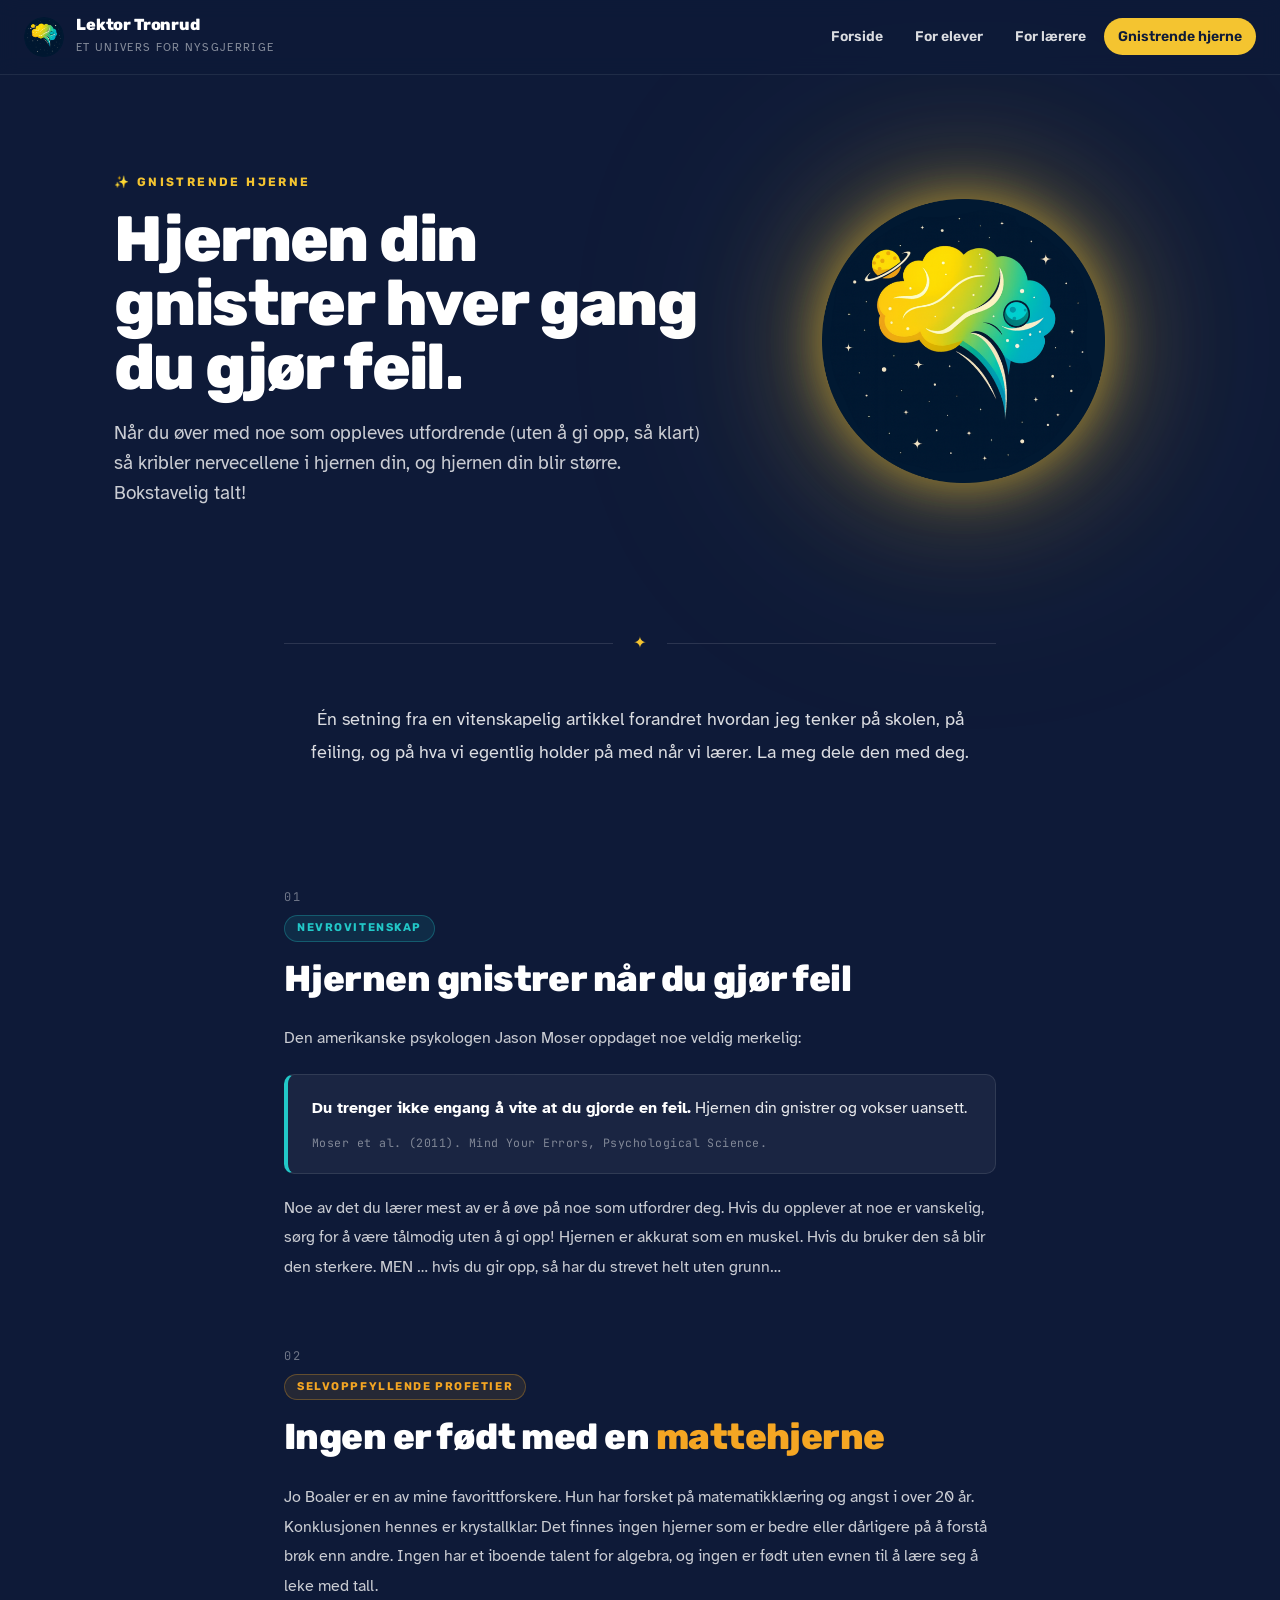
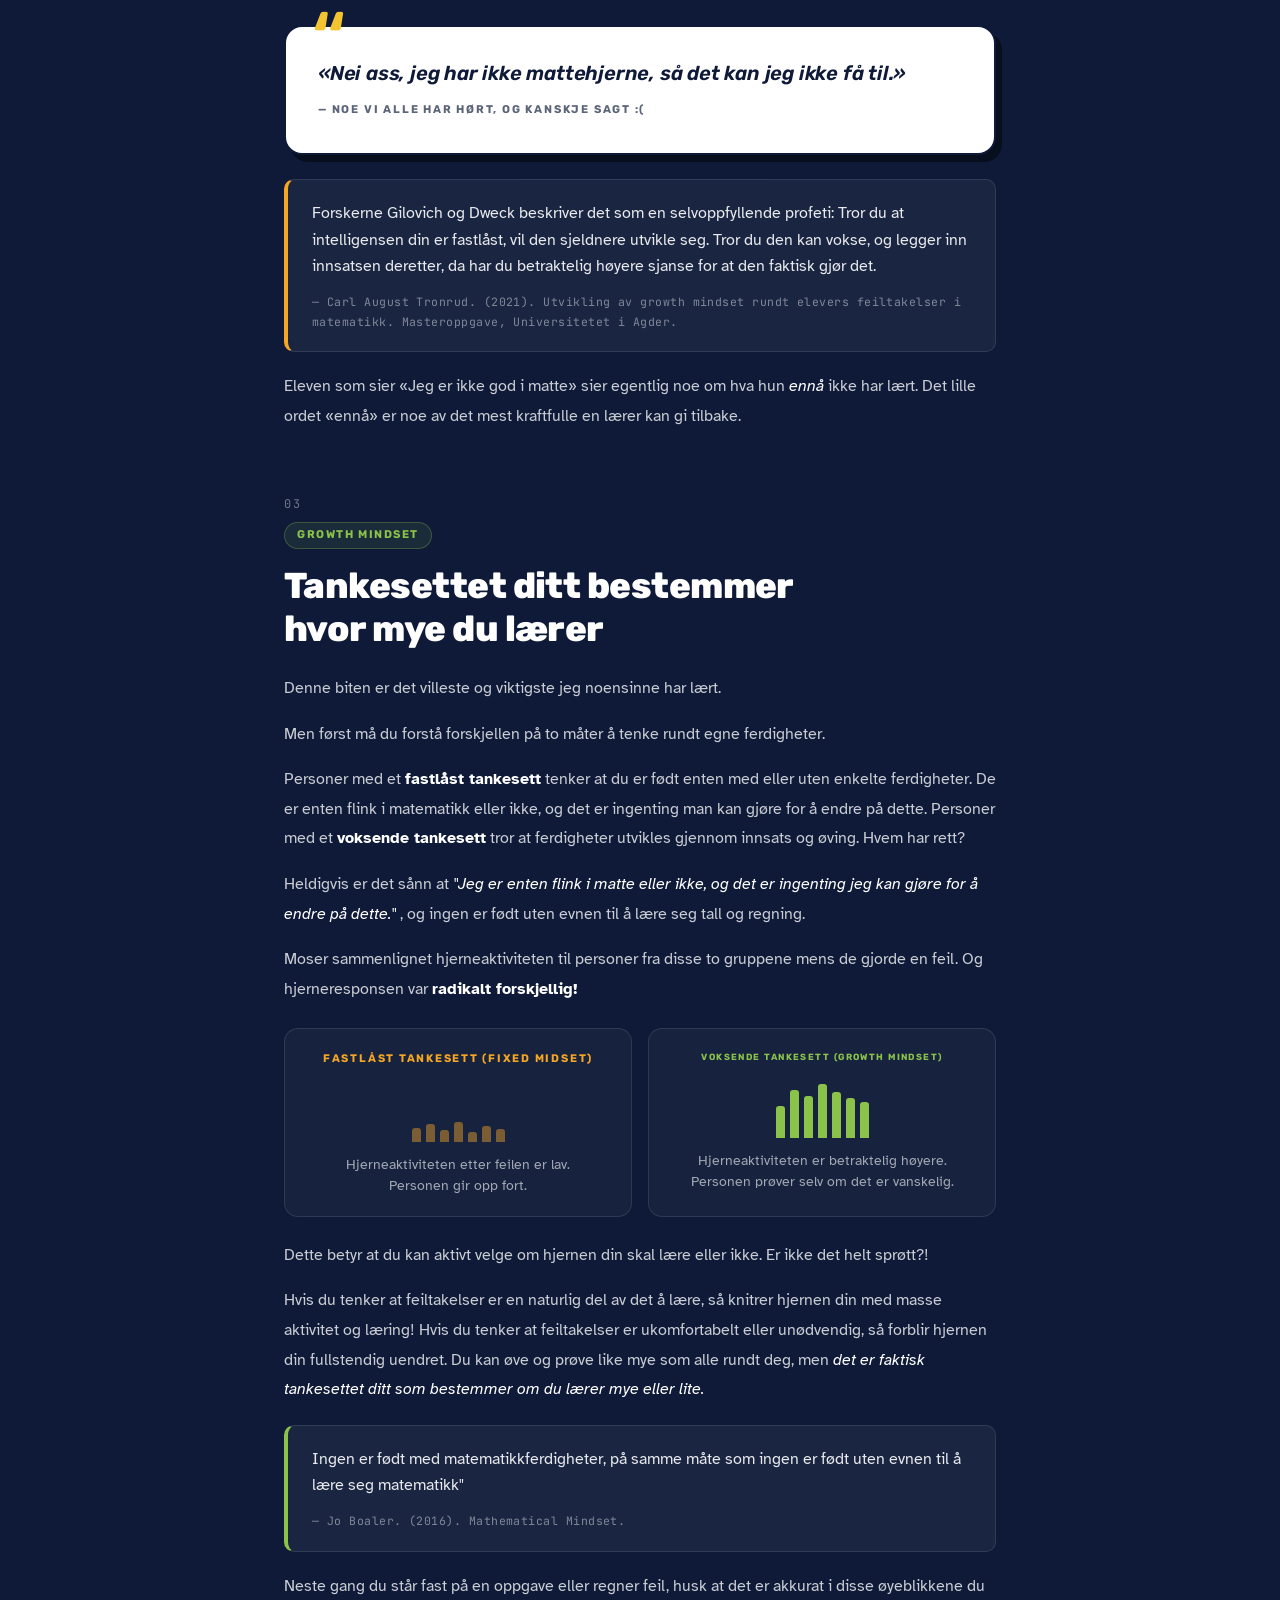
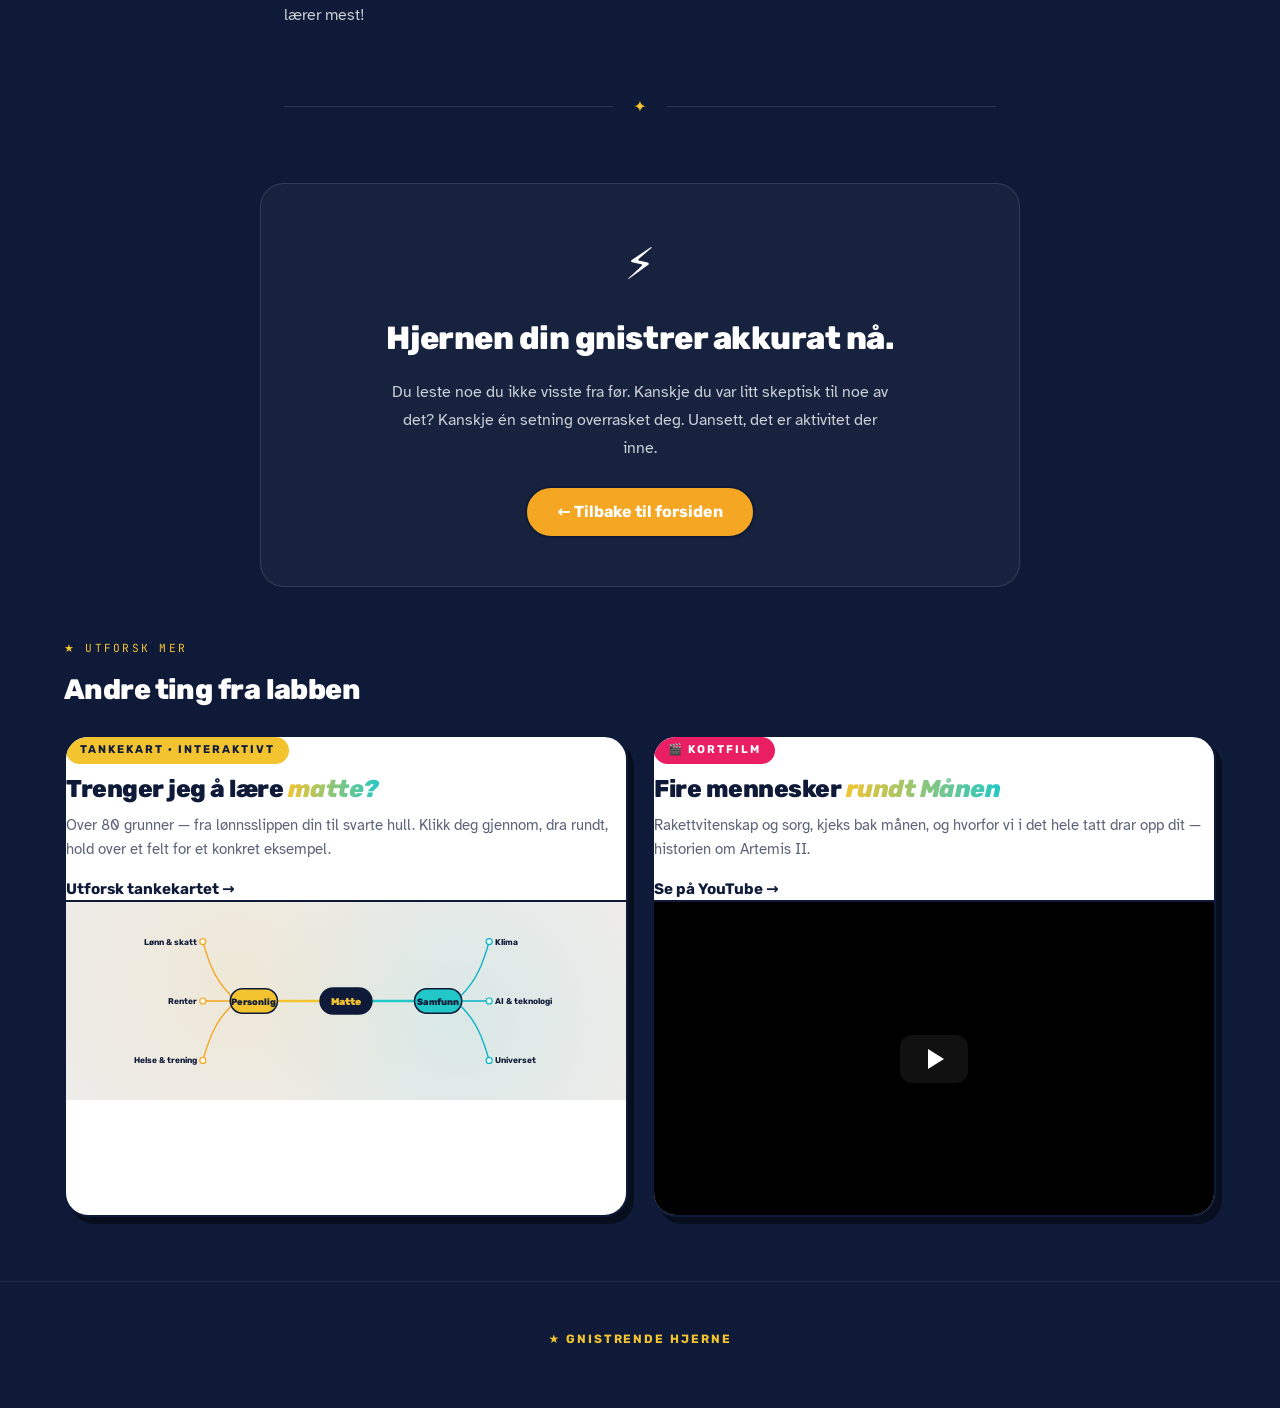
<file: gnistrende-hjerne.html>
<!doctype html>
<html lang="no">
<head>
<meta charset="utf-8" />
<meta name="viewport" content="width=device-width,initial-scale=1" />
<title>Gnistrende hjerne — Lektor Tronrud</title>
<link rel="icon" type="image/png" href="assets/logo.png" />
<link rel="preconnect" href="https://fonts.googleapis.com">
<link rel="preconnect" href="https://fonts.gstatic.com" crossorigin>
<link href="https://fonts.googleapis.com/css2?family=Rubik:wght@400;500;600;700;800&family=Atkinson+Hyperlegible:ital,wght@0,400;0,700;1,400;1,700&family=JetBrains+Mono:wght@400;500;700&display=swap" rel="stylesheet">
<link rel="stylesheet" href="assets/tokens.css">
<style>
  /* The whole page sits on the dark cosmic stage to match the brand. */
  body { background: var(--space-900); color: #fff; }

  /* Sitenav on dark stage */
  .sitenav {
    background: rgba(14, 26, 56, 0.7);
    backdrop-filter: blur(10px);
    border-bottom: 1px solid rgba(255,255,255,0.08);
  }
  .sitenav__brand strong, .sitenav__brand { color: #fff; }
  .sitenav__brand small { color: rgba(255,255,255,0.5); }
  .sitenav__links a { color: rgba(255,255,255,0.85); }
  .sitenav__links a:hover { background: rgba(255,255,255,0.08); }
  .sitenav__links a.is-active { background: var(--nova-yellow); color: var(--space-900); }

  /* Animated layers */
  .stars, .sparks-container {
    position: fixed; inset: 0;
    pointer-events: none; z-index: 0;
    overflow: hidden;
  }
  .star {
    position: absolute; border-radius: 50%; background: #fff;
    animation: twinkle var(--dur) ease-in-out infinite alternate;
    opacity: 0;
  }
  @keyframes twinkle {
    0%   { opacity: 0; transform: scale(0.8); }
    100% { opacity: var(--max-op); transform: scale(1.2); }
  }
  .spark-particle {
    position: absolute; width: 3px; height: 3px;
    background: var(--nova-yellow); border-radius: 50%;
    animation: floatup var(--dur2) ease-in infinite;
    opacity: 0;
    box-shadow: 0 0 6px var(--nova-yellow);
  }
  @keyframes floatup {
    0%   { opacity: 0; transform: translateY(0) scale(1); }
    20%  { opacity: 0.9; }
    100% { opacity: 0; transform: translateY(-140px) scale(0.2); }
  }

  /* ── HERO (kept from current page) ─────────────────────────── */
  .gm-hero {
    position: relative; z-index: 1;
    max-width: 1100px; margin: 0 auto;
    padding: var(--s-16) var(--s-6) var(--s-10);
    display: grid; grid-template-columns: 1.5fr 1fr;
    gap: var(--s-10); align-items: center;
  }
  .gm-hero__eyebrow {
    font-family: var(--font-display);
    font-size: 0.75rem; font-weight: 700;
    text-transform: uppercase; letter-spacing: 0.2em;
    color: var(--nova-yellow); margin-bottom: var(--s-4);
  }
  .gm-hero h1 {
    font-family: var(--font-display);
    font-size: clamp(2.4rem, 6vw, 4rem);
    font-weight: 800; line-height: 1; letter-spacing: -0.025em;
    margin-bottom: var(--s-5); color: #fff;
  }
  .gm-hero h1 em {
    font-style: normal;
    background: linear-gradient(95deg, var(--nova-yellow) 0%, var(--moss-green) 50%, var(--planet-teal) 100%);
    -webkit-background-clip: text; background-clip: text; color: transparent;
  }
  .gm-hero p {
    font-size: 1.2rem; line-height: 1.55;
    color: rgba(255,255,255,0.78); max-width: 50ch;
  }
  .gm-hero__visual {
    aspect-ratio: 1;
    display: grid; place-items: center;
    position: relative;
  }
  .gm-hero__visual img {
    width: 70%; position: relative; z-index: 1;
    filter:
      drop-shadow(0 0 24px rgba(244,196,48,0.55))
      drop-shadow(0 0 60px rgba(244,196,48,0.35))
      drop-shadow(0 0 120px rgba(244,196,48,0.18));
    animation: pulse 3.6s ease-in-out infinite;
  }
  @keyframes pulse {
    0%, 100% { transform: scale(1); }
    50% { transform: scale(1.04); }
  }

  /* ── ARTICLE ────────────────────────────────────────────────── */
  .article {
    position: relative; z-index: 1;
    max-width: 760px; margin: 0 auto;
    padding: 0 var(--s-6);
  }

  .divider {
    display: flex; align-items: center; gap: var(--s-5);
    margin: var(--s-12) 0;
    color: rgba(255,255,255,0.15);
  }
  .divider::before, .divider::after {
    content: ''; flex: 1; height: 1px;
    background: rgba(255,255,255,0.12);
  }
  .divider-icon {
    color: var(--nova-yellow);
    font-size: 1rem;
  }

  .lede {
    font-size: 1.15rem; line-height: 1.75;
    color: rgba(255,255,255,0.85);
    text-align: center;
    max-width: 56ch; margin: 0 auto;
  }
  .lede strong { color: #fff; font-weight: 700; }

  /* Fact card */
  .fact { margin-bottom: var(--s-16); }

  /* Swap container — facts can be reordered via DOM swap (JS).
     Fact numbers are auto-assigned via CSS counter so they always read 01/02/03. */
  .article { counter-reset: factno; }
  .fact { counter-increment: factno; }
  .fact-number::before { content: "0" counter(factno); }

  .fact-number {
    font-family: var(--font-mono);
    font-size: 0.75rem; letter-spacing: 0.18em;
    color: rgba(255,255,255,0.4);
    margin-bottom: var(--s-2);
  }
  .tag {
    display: inline-block;
    font-family: var(--font-display);
    font-size: 0.7rem; font-weight: 700;
    letter-spacing: 0.14em; text-transform: uppercase;
    padding: 4px 12px; border-radius: var(--r-pill);
    margin-bottom: var(--s-4);
    border: 1.5px solid;
  }
  .tag.purple { color: var(--planet-teal);    border-color: rgba(34,200,200,0.3);  background: rgba(34,200,200,0.1); }
  .tag.teal   { color: var(--moss-green);     border-color: rgba(139,195,74,0.3);  background: rgba(139,195,74,0.1); }
  .tag.orange { color: var(--comet-orange);   border-color: rgba(245,166,35,0.3);  background: rgba(245,166,35,0.1); }
  .tag.pink   { color: var(--berry-pink);     border-color: rgba(233,30,99,0.3);   background: rgba(233,30,99,0.1); }
  .tag.spark  { color: var(--nova-yellow);    border-color: rgba(244,196,48,0.3);  background: rgba(244,196,48,0.1); }

  .fact-claim {
    font-family: var(--font-display);
    font-size: clamp(1.6rem, 3.5vw, 2.25rem);
    font-weight: 800; line-height: 1.18; letter-spacing: -0.015em;
    color: #fff; margin-bottom: var(--s-6);
    text-wrap: balance;
  }
  .fact-claim em {
    font-style: normal;
    background: linear-gradient(95deg, var(--nova-yellow), var(--comet-orange));
    -webkit-background-clip: text; background-clip: text; color: transparent;
  }
  .fact-claim .accent-green  { color: var(--moss-green); }
  .fact-claim .accent-orange { color: var(--comet-orange); }
  .fact-claim .accent-pink   { color: var(--berry-pink); }
  .fact-claim .accent-spark  { color: var(--nova-yellow); }

  .fact-body {
    color: rgba(255,255,255,0.78);
    font-size: 1rem; line-height: 1.85;
  }
  .fact-body p + p { margin-top: var(--s-4); }
  .fact-body strong { color: #fff; font-weight: 700; }
  .fact-body em { font-style: italic; color: #fff; }

  /* Callout — design-system card on dark stage */
  .callout {
    background: rgba(255,255,255,0.05);
    border: 1.5px solid rgba(255,255,255,0.1);
    border-left: 4px solid var(--planet-teal);
    border-radius: var(--r-md);
    padding: var(--s-5) var(--s-6);
    margin: var(--s-5) 0;
  }
  .callout.green  { border-left-color: var(--moss-green); }
  .callout.orange { border-left-color: var(--comet-orange); }
  .callout.pink   { border-left-color: var(--berry-pink); }
  .callout.spark  { border-left-color: var(--nova-yellow); }
  .callout p {
    font-size: 0.98rem; line-height: 1.7;
    color: rgba(255,255,255,0.9);
  }
  .callout p + p { margin-top: var(--s-3); }
  .callout .source {
    font-family: var(--font-mono);
    font-size: 0.72rem;
    color: rgba(255,255,255,0.45);
    letter-spacing: 0.04em;
  }

  /* Compare visual */
  .compare-visual {
    display: grid; grid-template-columns: 1fr 1fr;
    gap: var(--s-4); margin: var(--s-6) 0;
  }
  .compare-card {
    background: rgba(255,255,255,0.04);
    border: 1.5px solid rgba(255,255,255,0.1);
    border-radius: var(--r-lg);
    padding: var(--s-5);
    text-align: center;
  }
  .compare-card h4 {
    font-family: var(--font-display);
    font-size: 0.7rem; font-weight: 700;
    letter-spacing: 0.16em; text-transform: uppercase;
    margin-bottom: var(--s-4);
  }
  .compare-card.fixed h4  { color: var(--comet-orange); }
  .compare-card.growth h4 { color: var(--moss-green); }
  .compare-card p {
    font-size: 0.85rem; line-height: 1.55;
    color: rgba(255,255,255,0.6);
  }
  .activity-bars {
    display: flex; align-items: flex-end; justify-content: center;
    gap: 5px; height: 56px; margin: var(--s-3) 0;
  }
  .bar {
    width: 9px; border-radius: 3px 3px 0 0;
  }
  .compare-card.fixed .bar  { background: rgba(245,166,35,0.45); }
  .compare-card.growth .bar { background: var(--moss-green); }

  /* Big quote — design-system card style */
  .big-quote {
    background: var(--surface);
    color: var(--space-900);
    border: var(--border-w) solid var(--border-ink);
    border-radius: var(--r-xl);
    box-shadow: 6px 7px 0 rgba(0,0,0,0.45);
    padding: var(--s-8); margin: var(--s-6) 0;
    position: relative;
  }
  .big-quote::before {
    content: '“';
    position: absolute; top: -28px; left: 24px;
    font-family: var(--font-display);
    font-size: 6rem; line-height: 1;
    color: var(--nova-yellow);
  }
  .big-quote p {
    font-family: var(--font-display);
    font-size: 1.25rem; font-weight: 600; font-style: italic;
    line-height: 1.45; letter-spacing: -0.01em;
    color: var(--space-900);
  }
  .big-quote cite {
    display: block; margin-top: var(--s-3);
    font-family: var(--font-display);
    font-size: 0.7rem; font-weight: 700;
    text-transform: uppercase; letter-spacing: 0.16em;
    color: var(--slate-500); font-style: normal;
  }

  /* Closing card */
  .closing {
    position: relative; z-index: 1;
    max-width: 760px; margin: var(--s-16) auto var(--s-12);
    padding: var(--s-12) var(--s-8);
    background: rgba(255,255,255,0.04);
    border: 1.5px solid rgba(255,255,255,0.12);
    border-radius: var(--r-2xl);
    text-align: center;
  }
  .closing-spark {
    font-size: 2.75rem; margin-bottom: var(--s-4);
    animation: sparkPulse 2.4s ease-in-out infinite;
    display: inline-block;
  }
  @keyframes sparkPulse {
    0%, 100% { transform: scale(1); filter: drop-shadow(0 0 6px rgba(244,196,48,0.5)); }
    50%      { transform: scale(1.18); filter: drop-shadow(0 0 16px rgba(244,196,48,0.9)); }
  }
  .closing h2 {
    font-family: var(--font-display);
    font-size: clamp(1.6rem, 3vw, 2rem);
    font-weight: 800; letter-spacing: -0.015em;
    color: #fff; margin-bottom: var(--s-4);
  }
  .closing p {
    color: rgba(255,255,255,0.78);
    max-width: 50ch; margin: 0 auto var(--s-6);
    font-size: 1rem; line-height: 1.75;
  }
  .closing .btn--accent { color: #fff; }

  /* Footer (override default) */
  .sitefoot {
    margin-top: 0;
    background: var(--space-900);
    border-top: 1px solid rgba(255,255,255,0.08);
  }

  /* ─────────── RELATED feed ─────────── */
  .related {
    position: relative; z-index: 1;
    max-width: 1200px;
    margin: var(--s-6) auto var(--s-16);
    padding: 0 var(--s-6);
  }
  .related__head { margin-bottom: var(--s-6); }
  .related__label {
    display: inline-block;
    font-family: var(--font-mono);
    font-size: 0.7rem; letter-spacing: 0.2em;
    text-transform: uppercase;
    color: var(--nova-yellow);
    margin-bottom: var(--s-3);
  }
  .related h2 {
    font-family: var(--font-display);
    font-size: clamp(1.4rem, 2.2vw, 1.9rem);
    font-weight: 800; letter-spacing: -0.02em; color: #fff;
  }
  .related__grid {
    display: grid;
    grid-template-columns: 1fr 1fr;
    gap: var(--s-6);
  }
  .rel-card {
    background: var(--surface);
    color: var(--space-900);
    border: var(--border-w) solid var(--border-ink);
    border-radius: var(--r-2xl);
    box-shadow: 6px 7px 0 rgba(0,0,0,0.45);
    text-decoration: none; color: var(--space-900);
    display: grid;
    grid-template-rows: auto 1fr;
    overflow: hidden;
    transition: transform var(--t-base), box-shadow var(--t-base);
  }
  .rel-card:hover {
    transform: translate(-3px, -3px);
    box-shadow: 9px 10px 0 rgba(0,0,0,0.55);
  }
  .rel-card__copy {
    padding: var(--s-7) var(--s-7) var(--s-6);
    display: flex; flex-direction: column;
  }
  .rel-card__tag {
    display: inline-block; align-self: flex-start;
    font-family: var(--font-display);
    font-size: 0.7rem; font-weight: 700;
    text-transform: uppercase; letter-spacing: 0.18em;
    padding: 5px 14px; border-radius: var(--r-pill);
    background: var(--nova-yellow); color: var(--space-900);
    margin-bottom: var(--s-3);
  }
  .rel-card--video .rel-card__tag {
    background: var(--berry-pink, #E53A65); color: #fff;
  }
  .rel-card h3 {
    font-family: var(--font-display);
    font-size: clamp(1.25rem, 1.9vw, 1.55rem);
    font-weight: 800; line-height: 1.1; letter-spacing: -0.02em;
    margin-bottom: var(--s-3);
  }
  .rel-card h3 em {
    font-style: italic;
    background: linear-gradient(95deg, var(--nova-yellow), var(--planet-teal));
    -webkit-background-clip: text; background-clip: text; color: transparent;
    padding-right: 0.08em;
  }
  .rel-card p {
    color: var(--slate-500);
    font-size: 0.95rem; line-height: 1.55;
    margin-bottom: var(--s-4);
  }
  .rel-card__cta {
    margin-top: auto;
    font-family: var(--font-display);
    font-weight: 700; color: var(--space-900);
    font-size: 0.95rem;
    text-decoration: none;
  }

  /* Mind-map preview viz */
  .rel-card__viz {
    position: relative;
    height: 200px;
    background:
      radial-gradient(circle at 30% 40%, rgba(244, 196, 48, 0.10), transparent 50%),
      radial-gradient(circle at 70% 60%, rgba(34, 200, 200, 0.10), transparent 50%),
      var(--chalk-50);
    border-top: var(--border-w) solid var(--border-ink);
  }
  .rel-card__viz svg {
    position: absolute; inset: 0;
    width: 100%; height: 100%;
  }

  /* Video facade */
  .rel-card__video {
    position: relative;
    aspect-ratio: 16 / 9;
    border-top: var(--border-w) solid var(--border-ink);
    background: #000;
    overflow: hidden;
  }
  .rel-card__video iframe {
    position: absolute; inset: 0;
    width: 100%; height: 100%;
    border: 0;
  }
  .yt-facade {
    position: absolute; inset: 0;
    cursor: pointer;
    background-size: cover; background-position: center;
    display: grid; place-items: center;
    transition: transform var(--t-base);
  }
  .yt-facade::after {
    content: '';
    position: absolute; inset: 0;
    background: linear-gradient(180deg, rgba(0,0,0,0) 30%, rgba(0,0,0,0.45) 100%);
  }
  .yt-facade:hover { transform: scale(1.02); }
  .yt-facade__play {
    position: relative; z-index: 1;
    width: 68px; height: 48px;
    border-radius: 12px;
    background: rgba(20,20,20,0.85);
    display: grid; place-items: center;
    transition: background var(--t-base), transform var(--t-base);
    box-shadow: 0 8px 30px rgba(0,0,0,0.5);
  }
  .yt-facade:hover .yt-facade__play {
    background: #ff0033;
    transform: scale(1.08);
  }
  .yt-facade__play::before {
    content: '';
    width: 0; height: 0;
    border-left: 16px solid #fff;
    border-top: 10px solid transparent;
    border-bottom: 10px solid transparent;
    margin-left: 4px;
  }

  @media (max-width: 900px) {
    .related__grid { grid-template-columns: 1fr; }
  }

  /* Scroll reveal */
  .reveal {
    opacity: 0; transform: translateY(28px);
    transition: opacity 0.7s ease, transform 0.7s ease;
  }
  .reveal.visible { opacity: 1; transform: translateY(0); }

  @media (max-width: 800px) {
    .gm-hero { grid-template-columns: 1fr; }
    .gm-hero__visual { max-width: 240px; margin: 0 auto; }
    .compare-visual { grid-template-columns: 1fr; }
  }
</style>
  <script src="assets/cursor.js" defer></script>
</head>
<body>

<!-- Animated cosmic backdrop -->
<div class="stars" id="stars" aria-hidden="true"></div>
<div class="sparks-container" id="sparks" aria-hidden="true"></div>

<header class="sitenav">
  <div class="sitenav__inner">
    <a class="sitenav__brand" href="index.html">
      <img src="assets/logo.png" alt="">
      <div>
        <strong>Lektor Tronrud</strong>
        <small>Et univers for nysgjerrige</small>
      </div>
    </a>
    <nav class="sitenav__links">
      <a href="index.html">Forside</a>
      <a href="elever.html">For elever</a>
      <a href="laererhub.html">For lærere</a>
      <a href="gnistrende-hjerne.html" class="is-active">Gnistrende hjerne</a>
    </nav>
  </div>
</header>

<main>

  <!-- HERO (kept) -->
  <section class="gm-hero">
    <div>
      <div class="gm-hero__eyebrow">✨ Gnistrende hjerne</div>
      <h1>Hjernen din gnistrer hver gang du gjør feil.</h1>
      <p>Når du øver med noe som oppleves utfordrende (uten å gi opp, så klart) så kribler nervecellene i hjernen din, og hjernen din blir større. Bokstavelig talt!</p>
    </div>
    <div class="gm-hero__visual">
      <img src="assets/logo.png" alt="">
    </div>
  </section>

  <article class="article">

    <div class="divider reveal"><span class="divider-icon">✦</span></div>

    <p class="lede reveal">Én setning fra en vitenskapelig artikkel forandret hvordan jeg tenker på skolen,
på feiling, og på hva vi egentlig holder på med når vi lærer.
La meg dele den med deg.</p>

    <div class="divider reveal"><span class="divider-icon">✦</span></div>

    <!-- Fact 1 -->
    <section class="fact reveal">
      <p class="fact-number"></p>
      <span class="tag purple">Nevrovitenskap</span>
      <h2 class="fact-claim">Hjernen gnistrer når du gjør feil</h2>
      <div class="fact-body">
        <p>Den amerikanske psykologen Jason Moser oppdaget noe veldig merkelig:</p>

        <div class="callout">
          <p><strong>Du trenger ikke engang å vite at du gjorde en feil.</strong> Hjernen din gnistrer og vokser uansett.</p>
          <p class="source">Moser et al. (2011). Mind Your Errors, Psychological Science.</p>
        </div>

        <p>
</p>

        <p>Noe av det du lærer mest av er å øve på noe som utfordrer deg. Hvis du opplever at noe er vanskelig, sørg for å være tålmodig uten å gi opp! Hjernen er akkurat som en muskel. Hvis du bruker den så blir den sterkere. MEN … hvis du gir opp, så har du strevet helt uten grunn…</p>
      </div>
    </section>

    <div class="fact-swap" id="factSwap">

    <!-- Fact 2 -->
    <section class="fact reveal" id="factGrowth">
      <p class="fact-number"></p>
      <span class="tag teal">GROWTH MINDSET</span>
      <h2 class="fact-claim">Tankesettet ditt bestemmer hvor mye du lærer</h2>
      <div class="fact-body">
        <p>Denne biten er det villeste og viktigste jeg noensinne har lært.</p>

        <p>Men først må du forstå forskjellen på to måter å tenke rundt egne ferdigheter.
</p>

        <p>Personer med et <strong>fastlåst tankesett</strong> tenker at du er født enten med eller uten enkelte ferdigheter. De er enten flink i matematikk eller ikke, og det er ingenting man kan gjøre for å endre på dette. Personer med et <strong>voksende tankesett</strong> tror at ferdigheter utvikles gjennom innsats og øving. Hvem har rett?</p>

        <p>Heldigvis er det sånn at <em>"Jeg er enten flink i matte eller ikke, og det er ingenting jeg kan gjøre for å endre på dette." </em>, og ingen er født uten evnen til å lære seg tall og regning.</p>

        <p>Moser sammenlignet hjerneaktiviteten til personer fra disse to gruppene mens de gjorde en feil. Og hjerneresponsen var <strong>radikalt forskjellig!</strong></p>

        <div class="compare-visual">
          <div class="compare-card fixed">
            <h4 style="font-size: 11px">FASTLÅST TANKESETT
(FIXED MIDSET)</h4>
            <div class="activity-bars">
              <div class="bar" style="height:14px"></div>
              <div class="bar" style="height:18px"></div>
              <div class="bar" style="height:12px"></div>
              <div class="bar" style="height:20px"></div>
              <div class="bar" style="height:10px"></div>
              <div class="bar" style="height:16px"></div>
              <div class="bar" style="height:13px"></div>
            </div>
            <p>Hjerneaktiviteten etter feilen er lav.<br>Personen gir opp fort.</p>
          </div>
          <div class="compare-card growth">
            <h4 style="font-size: 9px">VOKSENDE TANKESETT
(GROWTH MINDSET)</h4>
            <div class="activity-bars">
              <div class="bar" style="height:32px"></div>
              <div class="bar" style="height:48px"></div>
              <div class="bar" style="height:42px"></div>
              <div class="bar" style="height:54px"></div>
              <div class="bar" style="height:46px"></div>
              <div class="bar" style="height:40px"></div>
              <div class="bar" style="height:36px"></div>
            </div>
            <p>Hjerneaktiviteten er betraktelig høyere.<br>Personen prøver selv om det er vanskelig.</p>
          </div>
        </div>

        <p>Dette betyr at du kan aktivt velge om hjernen din skal lære eller ikke. Er ikke det helt sprøtt?! </p>

        <p>Hvis du tenker at feiltakelser er en naturlig del av det å lære, så knitrer hjernen din med masse aktivitet og læring! Hvis du tenker at feiltakelser er ukomfortabelt eller unødvendig, så forblir hjernen din fullstendig uendret. Du kan øve og prøve like mye som alle rundt deg, men <em>det er faktisk tankesettet ditt som bestemmer om du lærer mye eller lite.</em></p>

        <div class="callout green">
          <p>Ingen er født med matematikkferdigheter, på samme måte som ingen er født uten evnen til å lære seg matematikk"</p>
          <p class="source">— Jo Boaler. (2016). Mathematical Mindset.</p>
        </div>

        <p>Neste gang du står fast på en oppgave eller regner feil, husk at det er akkurat i disse øyeblikkene du lærer mest!</p>
      </div>
    </section>

    <!-- Fact 3 -->
    <section class="fact reveal" id="factProphecy">
      <p class="fact-number"></p>
      <span class="tag orange">Selvoppfyllende profetier</span>
      <h2 class="fact-claim">Ingen er født med en <span class="accent-orange">mattehjerne</span></h2>
      <div class="fact-body">
        <p>Jo Boaler er en av mine favorittforskere. Hun har forsket på matematikklæring og angst i over 20 år. Konklusjonen hennes er krystallklar: Det finnes ingen hjerner som er bedre eller dårligere på å forstå brøk enn andre. Ingen har et iboende talent for algebra, og ingen er født uten evnen til å lære seg å leke med tall.</p>

        <div class="big-quote">
          <p>«Nei ass, jeg har ikke mattehjerne, så det kan jeg ikke få til.»</p>
          <cite>— NOE VI ALLE HAR HØRT, OG KANSKJE SAGT :(</cite>
        </div>

        <p>
</p>

        <div class="callout orange">
          <p>Forskerne Gilovich og Dweck beskriver det som en selvoppfyllende profeti: Tror du at intelligensen din er fastlåst, vil den sjeldnere utvikle seg. Tror du den kan vokse, og legger inn innsatsen deretter, da har du betraktelig høyere sjanse for at den faktisk gjør det.</p>
          <p class="source">— Carl August Tronrud. (2021). Utvikling av growth mindset rundt elevers feiltakelser i matematikk. Masteroppgave, Universitetet i Agder.</p>
        </div>

        <p>Eleven som sier «Jeg er ikke god i matte» sier egentlig noe om hva hun <em>ennå</em> ikke har lært. Det lille ordet «ennå» er noe av det mest kraftfulle en lærer kan gi tilbake.</p>
      </div>
    </section>

    </div><!-- /.fact-swap -->



    <div class="divider reveal"><span class="divider-icon">✦</span></div>

  </article>

  <!-- Closing -->
  <section class="closing reveal">
    <div class="closing-spark">⚡</div>
    <h2>Hjernen din gnistrer akkurat nå.</h2>
    <p>Du leste noe du ikke visste fra før. Kanskje du var litt skeptisk til noe av det? Kanskje én setning overrasket deg. Uansett, det er aktivitet der inne.</p>
    <a class="btn btn--accent btn--lg" href="index.html">← Tilbake til forsiden</a>
  </section>

  <!-- Related feed -->
  <section class="related reveal" aria-labelledby="related-title">
    <div class="related__head">
      <span class="related__label">★ Utforsk mer</span>
      <h2 id="related-title">Andre ting fra labben</h2>
    </div>

    <div class="related__grid">

      <!-- Mind map -->
      <a class="rel-card rel-card--mindmap" href="matte-mindmap.html">
        <div class="rel-card__copy">
          <span class="rel-card__tag">Tankekart · Interaktivt</span>
          <h3>Trenger jeg å lære <em>matte?</em></h3>
          <p>Over 80 grunner — fra lønnsslippen din til svarte hull. Klikk deg gjennom, dra rundt, hold over et felt for et konkret eksempel.</p>
          <span class="rel-card__cta">Utforsk tankekartet →</span>
        </div>
        <div class="rel-card__viz" aria-hidden="true">
          <svg viewBox="-220 -130 440 260" preserveAspectRatio="xMidYMid meet">
            <g fill="none" stroke-linecap="round">
              <path d="M-34 0 L-90 0" stroke="#F4C430" stroke-width="3"/>
              <path d="M34 0 L90 0"   stroke="#22C8C8" stroke-width="3"/>
              <path d="M-152 -8 C -172 -28 -180 -50 -188 -78" stroke="#F5A623" stroke-width="1.8"/>
              <path d="M-152 0  L -188 0"                      stroke="#F5A623" stroke-width="1.8"/>
              <path d="M-152 8  C -172 28 -180 50 -188 78"     stroke="#F5A623" stroke-width="1.8"/>
              <path d="M152 -8 C 172 -28 180 -50 188 -78"  stroke="#07B3C7" stroke-width="1.8"/>
              <path d="M152 0  L 188 0"                    stroke="#07B3C7" stroke-width="1.8"/>
              <path d="M152 8  C 172 28 180 50 188 78"     stroke="#07B3C7" stroke-width="1.8"/>
            </g>
            <g>
              <circle cx="-188" cy="-78" r="4" fill="#FFFBEC" stroke="#F5A623" stroke-width="1.5"/>
              <circle cx="-188" cy="0"   r="4" fill="#FFFBEC" stroke="#F5A623" stroke-width="1.5"/>
              <circle cx="-188" cy="78"  r="4" fill="#FFFBEC" stroke="#F5A623" stroke-width="1.5"/>
              <circle cx="188"  cy="-78" r="4" fill="#ECFAFA" stroke="#07B3C7" stroke-width="1.5"/>
              <circle cx="188"  cy="0"   r="4" fill="#ECFAFA" stroke="#07B3C7" stroke-width="1.5"/>
              <circle cx="188"  cy="78"  r="4" fill="#ECFAFA" stroke="#07B3C7" stroke-width="1.5"/>
            </g>
            <g font-family="Rubik" font-size="11" font-weight="700" fill="#0E1A38">
              <text x="-196" y="-74" text-anchor="end">Lønn &amp; skatt</text>
              <text x="-196" y="4"   text-anchor="end">Renter</text>
              <text x="-196" y="82"  text-anchor="end">Helse &amp; trening</text>
              <text x="196"  y="-74" text-anchor="start">Klima</text>
              <text x="196"  y="4"   text-anchor="start">AI &amp; teknologi</text>
              <text x="196"  y="82"  text-anchor="start">Universet</text>
            </g>
            <rect x="-152" y="-16" width="62" height="32" rx="16" fill="#F4C430" stroke="#0E1A38" stroke-width="2"/>
            <text x="-121" y="5" font-family="Rubik" font-size="12" font-weight="800" text-anchor="middle" fill="#0E1A38">Personlig</text>
            <rect x="90" y="-16" width="62" height="32" rx="16" fill="#22C8C8" stroke="#0E1A38" stroke-width="2"/>
            <text x="121" y="5" font-family="Rubik" font-size="12" font-weight="800" text-anchor="middle" fill="#0E1A38">Samfunn</text>
            <rect x="-34" y="-17" width="68" height="34" rx="17" fill="#0E1A38" stroke="#0E1A38" stroke-width="2"/>
            <text x="0" y="5" font-family="Rubik" font-size="13" font-weight="900" text-anchor="middle" fill="#F4C430">Matte</text>
          </svg>
        </div>
      </a>

      <!-- Video -->
      <article class="rel-card rel-card--video">
        <div class="rel-card__copy">
          <span class="rel-card__tag">🎬 Kortfilm</span>
          <h3>Fire mennesker <em>rundt Månen</em></h3>
          <p>Rakettvitenskap og sorg, kjeks bak månen, og hvorfor vi i det hele tatt drar opp dit — historien om Artemis II.</p>
          <a class="rel-card__cta" href="https://youtu.be/IUN-vw_4oKI" target="_blank" rel="noopener">Se på YouTube →</a>
        </div>
        <div class="rel-card__video">
          <div
            class="yt-facade"
            role="button"
            tabindex="0"
            aria-label="Spill av video: Fire mennesker rundt Månen"
            data-video-id="IUN-vw_4oKI"
            style="background-image: url('https://i.ytimg.com/vi/IUN-vw_4oKI/hqdefault.jpg');">
            <div class="yt-facade__play" aria-hidden="true"></div>
          </div>
        </div>
      </article>

    </div>
  </section>

</main>

<footer class="sitefoot">
  <div class="sitefoot__sig">★ Gnistrende hjerne</div>
  <p></p>
</footer>

<script>
  // YouTube facade — clicking thumbnail loads the actual iframe (autoplay)
  (function () {
    document.querySelectorAll('.yt-facade').forEach(facade => {
      function activate() {
        const id = facade.dataset.videoId;
        const iframe = document.createElement('iframe');
        iframe.src = 'https://www.youtube.com/embed/' + id + '?autoplay=1&rel=0';
        iframe.title = 'Lektor Tronrud — kortfilm';
        iframe.allow = 'accelerometer; autoplay; clipboard-write; encrypted-media; gyroscope; picture-in-picture; web-share';
        iframe.allowFullscreen = true;
        facade.replaceWith(iframe);
      }
      facade.addEventListener('click', activate);
      facade.addEventListener('keydown', (e) => {
        if (e.key === 'Enter' || e.key === ' ') { e.preventDefault(); activate(); }
      });
    });
  })();

  // Stars
  (function () {
    const starsEl = document.getElementById('stars');
    for (let i = 0; i < 90; i++) {
      const s = document.createElement('div');
      s.className = 'star';
      const size = Math.random() * 2 + 0.5;
      s.style.cssText = `
        width:${size}px;height:${size}px;
        left:${Math.random()*100}%;
        top:${Math.random()*100}%;
        --dur:${(Math.random()*4+2).toFixed(1)}s;
        --max-op:${(Math.random()*0.6+0.15).toFixed(2)};
        animation-delay:${(Math.random()*6).toFixed(1)}s;
      `;
      starsEl.appendChild(s);
    }
  })();

  // Sparks
  (function () {
    const sparksEl = document.getElementById('sparks');
    function createSpark() {
      const sp = document.createElement('div');
      sp.className = 'spark-particle';
      sp.style.cssText = `
        left:${Math.random()*100}%;
        bottom:${Math.random()*40}%;
        --dur2:${(Math.random()*3+2).toFixed(1)}s;
        animation-delay:${(Math.random()*3).toFixed(1)}s;
      `;
      sparksEl.appendChild(sp);
      setTimeout(() => sp.remove(), 6000);
    }
    setInterval(createSpark, 500);
  })();

  // Scroll reveal
  (function () {
    const reveals = document.querySelectorAll('.reveal');
    const observer = new IntersectionObserver((entries) => {
      entries.forEach(e => {
        if (e.isIntersecting) {
          e.target.classList.add('visible');
          observer.unobserve(e.target);
        }
      });
    }, { threshold: 0.1, rootMargin: '0px 0px -60px 0px' });
    reveals.forEach(el => observer.observe(el));
  })();

  // Tweaks: reorder Fact 2 / Fact 3
  (function () {
    const TWEAK_DEFAULTS = /*EDITMODE-BEGIN*/{
      "growthAsConclusion": true
    }/*EDITMODE-END*/;

    let tweaks = { ...TWEAK_DEFAULTS };

    const swap = document.getElementById('factSwap');
    const growth = document.getElementById('factGrowth');
    const prophecy = document.getElementById('factProphecy');

    function applyOrder() {
      if (!swap || !growth || !prophecy) return;
      if (tweaks.growthAsConclusion) {
        // Prophecy first (02), growth as conclusion (03)
        swap.appendChild(prophecy);
        swap.appendChild(growth);
      } else {
        // Original: growth (02), prophecy (03)
        swap.appendChild(growth);
        swap.appendChild(prophecy);
      }
    }

    applyOrder();

    // ---- Tweaks panel ----
    const panel = document.createElement('div');
    panel.id = 'tweaks-panel';
    panel.innerHTML = `
      <div class="tweaks-head">
        <span class="tweaks-title">Tweaks</span>
        <button class="tweaks-close" aria-label="Lukk">×</button>
      </div>
      <div class="tweaks-body">
        <div class="tweak-row">
          <div class="tweak-label">
            <div class="tweak-name">Avslutt med growth mindset</div>
            <div class="tweak-help">Bytter rekkefølge på de to siste poengene.</div>
          </div>
          <label class="tweak-switch">
            <input type="checkbox" id="tweak-growth-conclusion">
            <span class="slider-track"></span>
          </label>
        </div>
      </div>
    `;
    document.body.appendChild(panel);

    const styles = document.createElement('style');
    styles.textContent = `
      #tweaks-panel {
        position: fixed; right: 20px; bottom: 20px; z-index: 9999;
        width: 300px;
        background: #1a1a2e;
        border: 1px solid rgba(255,255,255,0.12);
        border-radius: 12px;
        box-shadow: 0 20px 60px rgba(0,0,0,0.5);
        color: #f4f3ee;
        font-family: var(--font-sans, system-ui, sans-serif);
        font-size: 13px;
        display: none;
        overflow: hidden;
      }
      #tweaks-panel.visible { display: block; }
      .tweaks-head {
        display: flex; align-items: center; justify-content: space-between;
        padding: 12px 14px;
        border-bottom: 1px solid rgba(255,255,255,0.08);
        background: rgba(255,255,255,0.02);
      }
      .tweaks-title {
        font-family: var(--font-mono, ui-monospace, monospace);
        font-size: 11px; letter-spacing: 0.18em; text-transform: uppercase;
        color: rgba(255,255,255,0.7);
      }
      .tweaks-close {
        background: transparent; border: 0; color: rgba(255,255,255,0.6);
        font-size: 20px; line-height: 1; cursor: pointer; padding: 0 4px;
      }
      .tweaks-close:hover { color: #fff; }
      .tweaks-body { padding: 14px; }
      .tweak-row {
        display: flex; align-items: center; gap: 12px;
        justify-content: space-between;
      }
      .tweak-name { font-weight: 600; color: #fff; margin-bottom: 2px; }
      .tweak-help { font-size: 11px; color: rgba(255,255,255,0.55); line-height: 1.4; }
      .tweak-switch {
        position: relative; display: inline-block;
        width: 40px; height: 22px; flex-shrink: 0;
      }
      .tweak-switch input { opacity: 0; width: 0; height: 0; }
      .slider-track {
        position: absolute; inset: 0; cursor: pointer;
        background: rgba(255,255,255,0.18); border-radius: 22px;
        transition: background 0.2s;
      }
      .slider-track::before {
        content: ""; position: absolute;
        height: 16px; width: 16px; left: 3px; top: 3px;
        background: #fff; border-radius: 50%;
        transition: transform 0.2s;
      }
      .tweak-switch input:checked + .slider-track {
        background: #6c5ce7;
      }
      .tweak-switch input:checked + .slider-track::before {
        transform: translateX(18px);
      }
    `;
    document.head.appendChild(styles);

    const checkbox = panel.querySelector('#tweak-growth-conclusion');
    const closeBtn = panel.querySelector('.tweaks-close');

    function syncUI() {
      checkbox.checked = !!tweaks.growthAsConclusion;
    }
    syncUI();

    checkbox.addEventListener('change', () => {
      tweaks.growthAsConclusion = checkbox.checked;
      applyOrder();
      try {
        window.parent.postMessage({
          type: '__edit_mode_set_keys',
          edits: { growthAsConclusion: tweaks.growthAsConclusion }
        }, '*');
      } catch (_) {}
    });

    closeBtn.addEventListener('click', () => {
      panel.classList.remove('visible');
      try {
        window.parent.postMessage({ type: '__edit_mode_dismissed' }, '*');
      } catch (_) {}
    });

    // Listener BEFORE announcing availability
    window.addEventListener('message', (e) => {
      const msg = e.data;
      if (!msg || typeof msg !== 'object') return;
      if (msg.type === '__activate_edit_mode') {
        panel.classList.add('visible');
      } else if (msg.type === '__deactivate_edit_mode') {
        panel.classList.remove('visible');
      }
    });

    try {
      window.parent.postMessage({ type: '__edit_mode_available' }, '*');
    } catch (_) {}
  })();
</script>

</body>
</html>
</file>
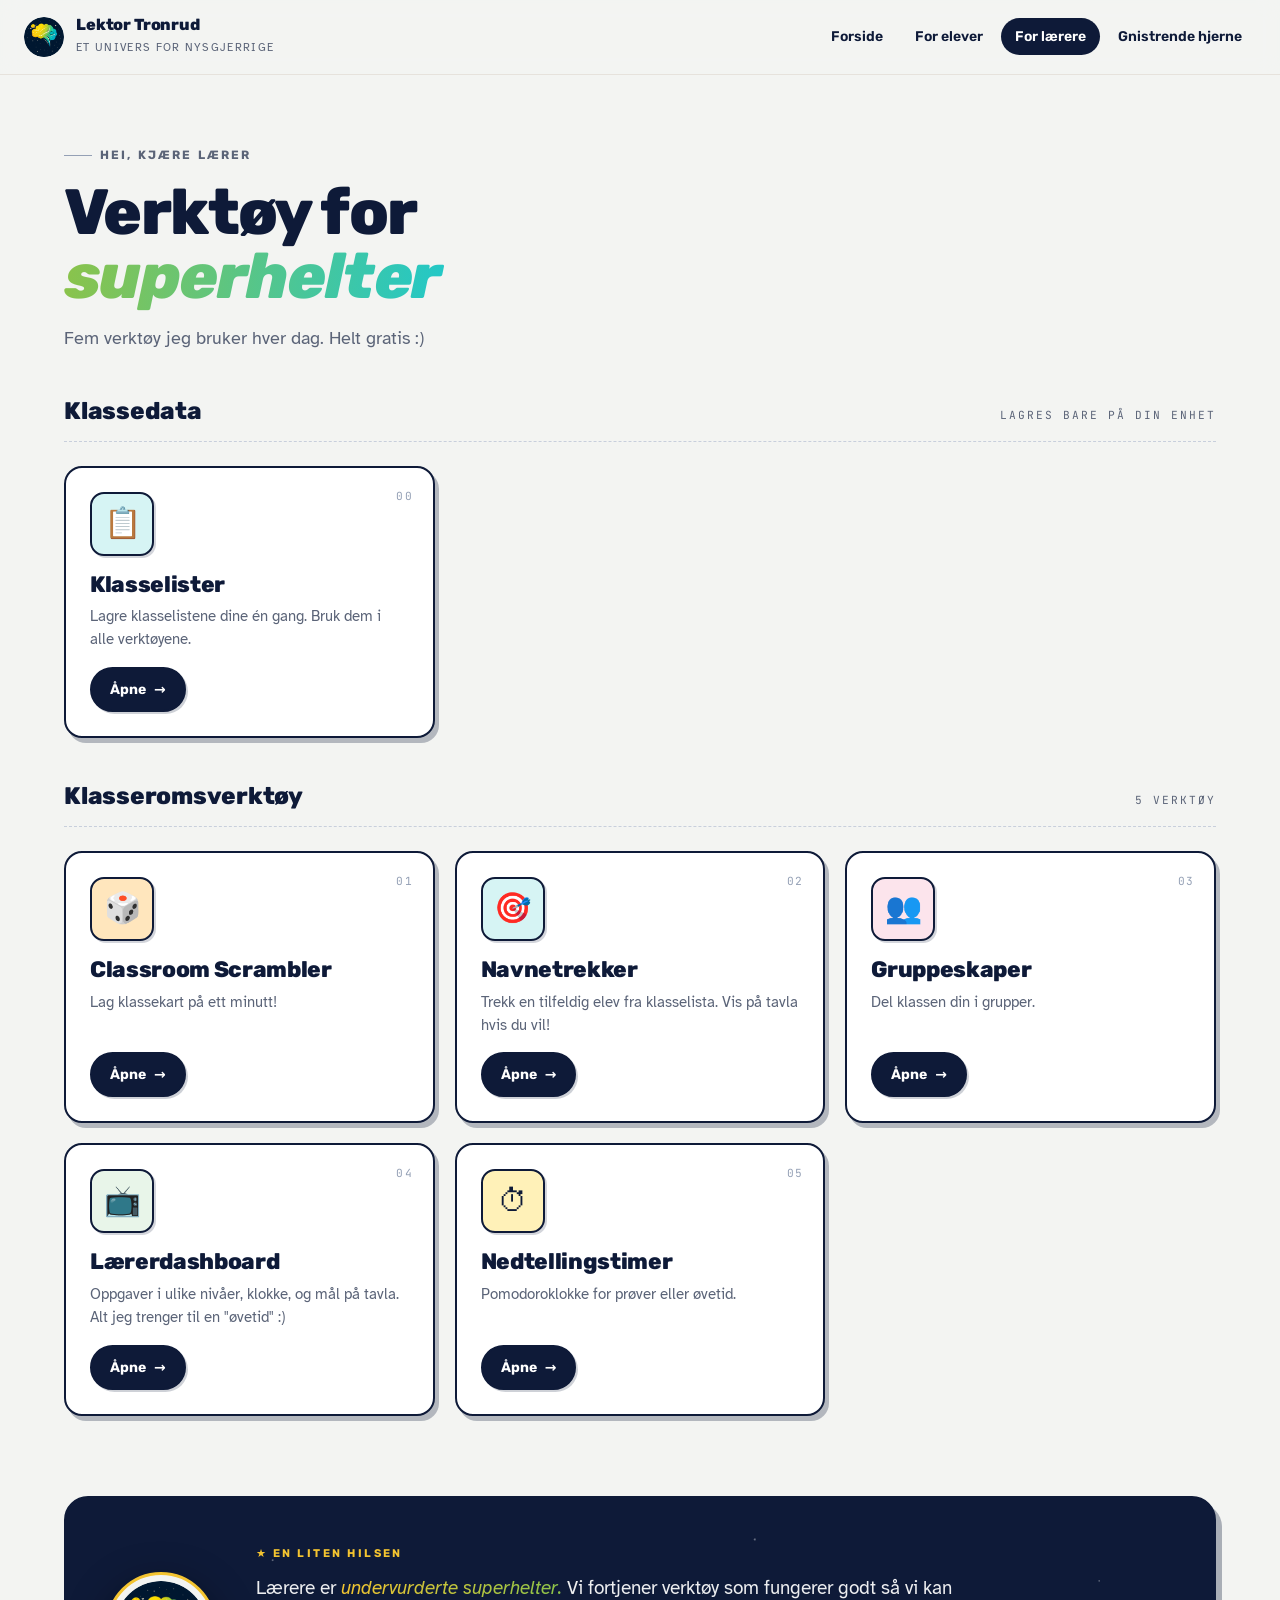
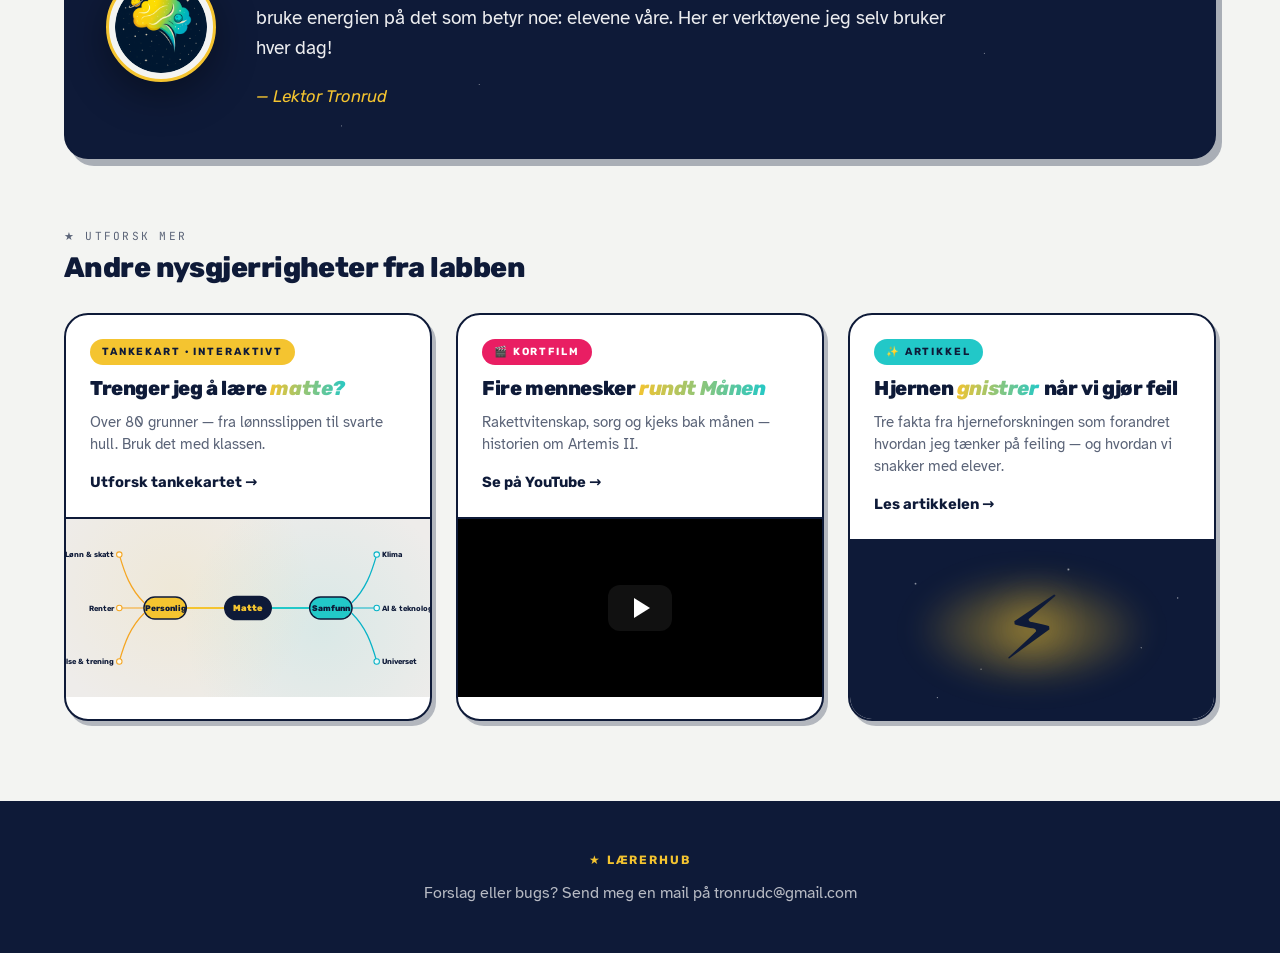
<file: laererhub.html>
<!doctype html>
<html lang="no">
<head>
<meta charset="utf-8" />
<meta name="viewport" content="width=device-width,initial-scale=1" />
<title>For lærere — Lektor Tronrud</title>
<link rel="icon" type="image/png" href="assets/logo.png" />
<link rel="preconnect" href="https://fonts.googleapis.com">
<link rel="preconnect" href="https://fonts.gstatic.com" crossorigin>
<link href="https://fonts.googleapis.com/css2?family=Rubik:wght@400;500;600;700;800;900&family=Atkinson+Hyperlegible:ital,wght@0,400;0,700;1,400;1,700&family=JetBrains+Mono:wght@400;500;700&display=swap" rel="stylesheet">
<link rel="stylesheet" href="assets/tokens.css">
<style>
  /* HERO */
  .hub-hero {
    max-width: 1200px;
    margin: 0 auto;
    padding: var(--s-16) var(--s-6) var(--s-10);
    display: grid;
    grid-template-columns: 1fr auto;
    gap: var(--s-8);
    align-items: end;
  }
  .hub-hero__eyebrow {
    font-family: var(--font-display);
    font-size: 0.75rem; font-weight: 700;
    text-transform: uppercase; letter-spacing: 0.18em;
    color: var(--slate-500);
    margin-bottom: var(--s-4);
    display: inline-flex; align-items: center; gap: var(--s-2);
  }
  .hub-hero__eyebrow::before {
    content: ''; width: 28px; height: 1px;
    background: var(--slate-300);
  }
  .hub-hero h1 {
    font-family: var(--font-display);
    font-size: clamp(2.4rem, 5vw, 4rem);
    font-weight: 800; line-height: 1; letter-spacing: -0.025em;
    margin-bottom: var(--s-4);
    max-width: 16ch;
    text-wrap: balance;
  }
  .hub-hero h1 em {
    font-style: italic;
    background: linear-gradient(95deg, var(--moss-green) 0%, var(--planet-teal) 100%);
    -webkit-background-clip: text; background-clip: text; color: transparent;
    padding-right: 0.06em;
  }
  .hub-hero__lede {
    font-size: 1.15rem;
    color: var(--slate-500);
    line-height: 1.55;
    max-width: 56ch;
    text-wrap: pretty;
  }
  /* TOOLS */
  .tools-wrap {
    max-width: 1200px;
    margin: 0 auto;
    padding: 0 var(--s-6);
  }
  .tools-head {
    display: flex; align-items: baseline; justify-content: space-between;
    gap: var(--s-4); flex-wrap: wrap;
    margin-bottom: var(--s-6);
    padding-bottom: var(--s-3);
    border-bottom: 1.5px dashed var(--slate-200);
  }
  .tools-head h2 {
    font-family: var(--font-display);
    font-size: 1.5rem; font-weight: 800;
    letter-spacing: -0.01em;
  }
  .tools-head .count {
    font-family: var(--font-mono);
    font-size: 0.7rem; letter-spacing: 0.18em;
    color: var(--slate-500);
    text-transform: uppercase;
  }

  /* Extra spacing when sections stack */
  .tools-wrap + .tools-wrap { margin-top: var(--s-10); }

  .tools-grid {
    display: grid;
    grid-template-columns: repeat(auto-fill, minmax(300px, 1fr));
    gap: var(--s-5);
  }

  .tool-card {
    background: var(--surface);
    border: var(--border-w) solid var(--border-ink);
    border-radius: var(--r-xl);
    box-shadow: var(--shadow-2);
    padding: var(--s-6);
    display: flex; flex-direction: column;
    gap: var(--s-4);
    text-decoration: none;
    color: var(--space-900);
    position: relative;
    overflow: hidden;
    transition: transform var(--t-fast), box-shadow var(--t-fast);
    min-height: 260px;
  }
  .tool-card:hover {
    transform: translate(-3px, -3px);
    box-shadow: var(--shadow-3);
  }
  .tool-card:focus-visible {
    outline: 3px solid var(--planet-teal);
    outline-offset: 3px;
  }
  /* Subtle pattern accent on hover */
  .tool-card::before {
    content: '';
    position: absolute;
    top: -40px; right: -40px;
    width: 140px; height: 140px;
    border-radius: 50%;
    background: var(--accent, var(--moss-green-soft));
    opacity: 0;
    transition: opacity var(--t-base);
    pointer-events: none;
    z-index: 0;
  }
  .tool-card:hover::before { opacity: 0.5; }

  .tool-card__icon {
    position: relative; z-index: 1;
    width: 64px; height: 64px;
    border-radius: var(--r-lg);
    border: var(--border-w) solid var(--border-ink);
    background: var(--accent, var(--moss-green-soft));
    display: grid; place-items: center;
    font-size: 30px;
    box-shadow: 2px 2px 0 rgba(14,26,56,0.18);
  }

  .tool-card__num {
    position: absolute;
    top: var(--s-5); right: var(--s-5);
    font-family: var(--font-mono);
    font-size: 0.7rem;
    color: var(--slate-300);
    letter-spacing: 0.1em;
  }

  .tool-card__body {
    position: relative; z-index: 1;
    flex: 1;
  }
  .tool-card h3 {
    font-family: var(--font-display);
    font-size: 1.4rem; font-weight: 800;
    line-height: 1.15; letter-spacing: -0.015em;
    margin-bottom: var(--s-2);
  }
  .tool-card p {
    color: var(--slate-500);
    font-size: 0.95rem;
    line-height: 1.5;
  }

  .tool-card__cta {
    position: relative; z-index: 1;
    display: inline-flex; align-items: center;
    gap: var(--s-2);
    align-self: flex-start;
    font-family: var(--font-display);
    font-size: 0.875rem; font-weight: 700;
    padding: 10px 18px;
    border-radius: var(--r-pill);
    border: var(--border-w) solid var(--border-ink);
    background: var(--space-900);
    color: var(--surface);
    box-shadow: var(--shadow-1);
    transition: transform var(--t-fast), box-shadow var(--t-fast), background var(--t-fast);
  }
  .tool-card:hover .tool-card__cta {
    background: var(--accent-deep, var(--moss-green-deep));
    color: var(--surface);
    transform: translate(-1px,-1px);
    box-shadow: var(--shadow-2);
  }
  .tool-card__cta::after {
    content: '→';
    transition: transform var(--t-fast);
  }
  .tool-card:hover .tool-card__cta::after { transform: translateX(3px); }

  /* Color accents per card */
  .tool-card.--teal   { --accent: var(--planet-teal-soft);  --accent-deep: var(--planet-teal-deep); }
  .tool-card.--orange { --accent: var(--comet-orange-soft); --accent-deep: var(--comet-orange); }
  .tool-card.--green  { --accent: var(--moss-green-soft);   --accent-deep: var(--moss-green-deep); }
  .tool-card.--pink   { --accent: var(--berry-pink-soft);   --accent-deep: var(--berry-pink); }
  .tool-card.--yellow { --accent: var(--nova-yellow-soft);  --accent-deep: #d4a91e; }

  /* PERSONAL NOTE */
  .personal {
    max-width: 1200px;
    margin: var(--s-20) auto var(--s-16);
    padding: 0 var(--s-6);
  }
  .personal__panel {
    background: var(--space-900);
    color: var(--surface);
    border: var(--border-w) solid var(--border-ink);
    border-radius: var(--r-2xl);
    box-shadow: var(--shadow-3);
    padding: var(--s-12) var(--s-10);
    position: relative;
    overflow: hidden;
    display: grid;
    grid-template-columns: auto 1fr;
    gap: var(--s-10);
    align-items: center;
  }
  .personal__panel::before {
    content: '';
    position: absolute; inset: 0; pointer-events: none; opacity: 0.45;
    background-image:
      radial-gradient(1.4px 1.4px at 18% 24%, #fff, transparent),
      radial-gradient(1px 1px at 36% 72%, #fff, transparent),
      radial-gradient(1.6px 1.6px at 60% 16%, #fff, transparent),
      radial-gradient(1px 1px at 80% 60%, #fff, transparent),
      radial-gradient(1.2px 1.2px at 90% 32%, #fff, transparent),
      radial-gradient(1px 1px at 24% 88%, #fff, transparent);
  }
  .personal__avatar {
    position: relative; z-index: 1;
    width: 110px; height: 110px;
    border-radius: 50%;
    background: var(--paper);
    border: 3px solid var(--nova-yellow);
    padding: 6px;
    box-shadow: 0 12px 40px rgba(0,0,0,0.4);
    flex-shrink: 0;
  }
  .personal__avatar img {
    width: 100%; height: 100%;
    border-radius: 50%;
    object-fit: cover;
  }
  .personal__body {
    position: relative; z-index: 1;
  }
  .personal__sig {
    font-family: var(--font-display);
    font-size: 0.7rem; font-weight: 700;
    text-transform: uppercase; letter-spacing: 0.22em;
    color: var(--nova-yellow);
    margin-bottom: var(--s-3);
  }
  .personal__panel p {
    font-size: 1.2rem;
    line-height: 1.55;
    color: rgba(255,255,255,0.92);
    text-wrap: pretty;
    max-width: 60ch;
  }
  .personal__panel p em {
    font-style: italic;
    background: linear-gradient(95deg, var(--nova-yellow), var(--moss-green));
    -webkit-background-clip: text; background-clip: text; color: transparent;
  }
  .personal__name {
    margin-top: var(--s-5);
    font-family: var(--font-display);
    font-style: italic;
    font-size: 1.05rem;
    color: var(--nova-yellow);
  }

  @media (max-width: 720px) {
    .hub-hero { grid-template-columns: 1fr; gap: var(--s-5); }
    .personal__panel { grid-template-columns: 1fr; padding: var(--s-8) var(--s-6); gap: var(--s-5); }
    .personal__avatar { width: 80px; height: 80px; }
    .personal__panel p { font-size: 1.05rem; }
  }

  /* ─────────── RELATED feed ─────────── */
  .related {
    max-width: 1200px;
    margin: 0 auto var(--s-20);
    padding: 0 var(--s-6);
  }
  .related__head { margin-bottom: var(--s-6); display: flex; align-items: baseline; justify-content: space-between; flex-wrap: wrap; gap: var(--s-4); }
  .related__label {
    display: inline-block;
    font-family: var(--font-mono);
    font-size: 0.7rem; letter-spacing: 0.2em;
    text-transform: uppercase;
    color: var(--slate-500);
  }
  .related h2 {
    font-family: var(--font-display);
    font-size: clamp(1.4rem, 2.2vw, 1.9rem);
    font-weight: 800; letter-spacing: -0.02em;
  }
  .related__grid {
    display: grid;
    grid-template-columns: repeat(3, 1fr);
    gap: var(--s-6);
  }
  .rel-card {
    background: var(--surface);
    color: var(--space-900);
    border: var(--border-w) solid var(--border-ink);
    border-radius: var(--r-2xl);
    box-shadow: var(--shadow-2);
    text-decoration: none;
    display: grid;
    grid-template-rows: auto 1fr;
    overflow: hidden;
    transition: transform var(--t-base), box-shadow var(--t-base);
  }
  .rel-card:hover {
    transform: translate(-3px, -3px);
    box-shadow: var(--shadow-3);
  }
  .rel-card__copy {
    padding: var(--s-6);
    display: flex; flex-direction: column;
  }
  .rel-card__tag {
    display: inline-block; align-self: flex-start;
    font-family: var(--font-display);
    font-size: 0.65rem; font-weight: 700;
    text-transform: uppercase; letter-spacing: 0.18em;
    padding: 5px 12px; border-radius: var(--r-pill);
    background: var(--nova-yellow); color: var(--space-900);
    margin-bottom: var(--s-3);
  }
  .rel-card--video   .rel-card__tag { background: var(--berry-pink, #E53A65); color: #fff; }
  .rel-card--article .rel-card__tag { background: var(--planet-teal); color: var(--space-900); }
  .rel-card h3 {
    font-family: var(--font-display);
    font-size: 1.25rem;
    font-weight: 800; line-height: 1.1; letter-spacing: -0.02em;
    margin-bottom: var(--s-3);
  }
  .rel-card h3 em {
    font-style: italic;
    background: linear-gradient(95deg, var(--nova-yellow), var(--planet-teal));
    -webkit-background-clip: text; background-clip: text; color: transparent;
    padding-right: 0.08em;
  }
  .rel-card p {
    color: var(--slate-500);
    font-size: 0.92rem; line-height: 1.5;
    margin-bottom: var(--s-4);
  }
  .rel-card__cta {
    margin-top: auto;
    font-family: var(--font-display);
    font-weight: 700; color: var(--space-900);
    font-size: 0.92rem;
    text-decoration: none;
  }

  /* Mind-map preview viz */
  .rel-card__viz {
    position: relative; height: 180px;
    background:
      radial-gradient(circle at 30% 40%, rgba(244, 196, 48, 0.10), transparent 50%),
      radial-gradient(circle at 70% 60%, rgba(34, 200, 200, 0.10), transparent 50%),
      var(--chalk-50);
    border-top: var(--border-w) solid var(--border-ink);
  }
  .rel-card__viz svg { position: absolute; inset: 0; width: 100%; height: 100%; }

  /* Article spark art */
  .rel-card__art {
    position: relative; height: 180px;
    background: var(--space-900);
    border-top: var(--border-w) solid var(--border-ink);
    display: grid; place-items: center;
    overflow: hidden;
  }
  .rel-card__art::before {
    content: ''; position: absolute; inset: 0; pointer-events: none; opacity: 0.6;
    background-image:
      radial-gradient(1.4px 1.4px at 18% 24%, #fff, transparent),
      radial-gradient(1px 1px at 36% 72%, #fff, transparent),
      radial-gradient(1.6px 1.6px at 60% 16%, #fff, transparent),
      radial-gradient(1px 1px at 80% 60%, #fff, transparent),
      radial-gradient(1.2px 1.2px at 90% 32%, #fff, transparent),
      radial-gradient(1px 1px at 24% 88%, #fff, transparent);
  }
  .rel-card__art .glow {
    position: absolute; inset: 0;
    background: radial-gradient(closest-side, rgba(244,196,48,0.55), transparent 65%);
    filter: blur(14px);
  }
  .rel-card__art .spark {
    position: relative; z-index: 1;
    font-size: 88px; line-height: 1;
    filter: drop-shadow(0 0 22px rgba(244,196,48,0.7));
    animation: rel-spark 3s ease-in-out infinite;
  }
  @keyframes rel-spark {
    0%, 100% { transform: scale(1) rotate(-5deg); }
    50%      { transform: scale(1.1) rotate(5deg); }
  }

  /* Video facade */
  .rel-card__video {
    position: relative; height: 180px;
    border-top: var(--border-w) solid var(--border-ink);
    background: #000; overflow: hidden;
  }
  .rel-card__video iframe {
    position: absolute; inset: 0; width: 100%; height: 100%; border: 0;
  }
  .yt-facade {
    position: absolute; inset: 0; cursor: pointer;
    background-size: cover; background-position: center;
    display: grid; place-items: center;
    transition: transform var(--t-base);
  }
  .yt-facade::after {
    content: ''; position: absolute; inset: 0;
    background: linear-gradient(180deg, rgba(0,0,0,0) 30%, rgba(0,0,0,0.45) 100%);
  }
  .yt-facade:hover { transform: scale(1.02); }
  .yt-facade__play {
    position: relative; z-index: 1;
    width: 64px; height: 46px; border-radius: 12px;
    background: rgba(20,20,20,0.85);
    display: grid; place-items: center;
    transition: background var(--t-base), transform var(--t-base);
    box-shadow: 0 8px 30px rgba(0,0,0,0.5);
  }
  .yt-facade:hover .yt-facade__play { background: #ff0033; transform: scale(1.08); }
  .yt-facade__play::before {
    content: ''; width: 0; height: 0;
    border-left: 16px solid #fff;
    border-top: 10px solid transparent;
    border-bottom: 10px solid transparent;
    margin-left: 4px;
  }

  @media (max-width: 980px) {
    .related__grid { grid-template-columns: 1fr; }
  }
</style>
  <script src="assets/cursor.js" defer></script>
</head>
<body>

<header class="sitenav">
  <div class="sitenav__inner">
    <a class="sitenav__brand" href="index.html">
      <img src="assets/logo.png" alt="">
      <div>
        <strong>Lektor Tronrud</strong>
        <small>Et univers for nysgjerrige</small>
      </div>
    </a>
    <nav class="sitenav__links">
      <a href="index.html">Forside</a>
      <a href="elever.html">For elever</a>
      <a href="laererhub.html" class="is-active">For lærere</a>
      <a href="gnistrende-hjerne.html">Gnistrende hjerne</a>
    </nav>
  </div>
</header>

<main>

  <section class="hub-hero">
    <div>
      <div class="hub-hero__eyebrow" id="greeting">For lærere</div>
      <h1>Verktøy for <em>superhelter</em></h1>
      <p class="hub-hero__lede">Fem verktøy jeg bruker hver dag. Helt gratis :)</p>
    </div>
  </section>

  <section class="tools-wrap">
    <div class="tools-head">
      <h2>Klassedata</h2>
      <span class="count">Lagres bare på din enhet</span>
    </div>

    <div class="tools-grid">

      <a class="tool-card --teal" href="tools/klasselister.html">
        <span class="tool-card__num">00</span>
        <div class="tool-card__icon">📋</div>
        <div class="tool-card__body">
          <h3>Klasselister</h3>
          <p>Lagre klasselistene dine én gang. Bruk dem i alle verktøyene.</p>
        </div>
        <span class="tool-card__cta">Åpne</span>
      </a>

    </div>
  </section>

  <section class="tools-wrap">
    <div class="tools-head">
      <h2>Klasseromsverktøy</h2>
      <span class="count">5 verktøy</span>
    </div>

    <div class="tools-grid">

      <a class="tool-card --orange" href="tools/scrambler.html">
        <span class="tool-card__num">01</span>
        <div class="tool-card__icon">🎲</div>
        <div class="tool-card__body">
          <h3>Classroom Scrambler</h3>
          <p>Lag klassekart på ett minutt!</p>
        </div>
        <span class="tool-card__cta">Åpne</span>
      </a>

      <a class="tool-card --teal" href="tools/navnetrekker.html">
        <span class="tool-card__num">02</span>
        <div class="tool-card__icon">🎯</div>
        <div class="tool-card__body">
          <h3>Navnetrekker</h3>
          <p>Trekk en tilfeldig elev fra klasselista. Vis på tavla hvis du vil!</p>
        </div>
        <span class="tool-card__cta">Åpne</span>
      </a>

      <a class="tool-card --pink" href="tools/gruppeskaper.html">
        <span class="tool-card__num">03</span>
        <div class="tool-card__icon">👥</div>
        <div class="tool-card__body">
          <h3>Gruppeskaper</h3>
          <p>Del klassen din i grupper.</p>
        </div>
        <span class="tool-card__cta">Åpne</span>
      </a>

      <a class="tool-card --green" href="tools/klasseromsvisning.html">
        <span class="tool-card__num">04</span>
        <div class="tool-card__icon">📺</div>
        <div class="tool-card__body">
          <h3>Lærerdashboard</h3>
          <p>Oppgaver i ulike nivåer, klokke, og mål på tavla. Alt jeg trenger til en &quot;øvetid&quot; :)</p>
        </div>
        <span class="tool-card__cta">Åpne</span>
      </a>

      <a class="tool-card --yellow" href="tools/nedtellingstimer.html">
        <span class="tool-card__num">05</span>
        <div class="tool-card__icon">⏱</div>
        <div class="tool-card__body">
          <h3>Nedtellingstimer</h3>
          <p>Pomodoroklokke for prøver eller øvetid.</p>
        </div>
        <span class="tool-card__cta">Åpne</span>
      </a>

    </div>
  </section>

  <section class="personal">
    <div class="personal__panel">
      <div class="personal__avatar">
        <img src="assets/logo.png" alt="" />
      </div>
      <div class="personal__body">
        <div class="personal__sig">★ En liten hilsen</div>
        <p>Lærere er <em>undervurderte superhelter.</em> Vi fortjener verktøy som fungerer godt så vi kan bruke energien på det som betyr noe: elevene våre. Her er verktøyene jeg selv bruker hver dag!</p>
        <div class="personal__name">— Lektor Tronrud</div>
      </div>
    </div>
  </section>

  <!-- Related feed -->
  <section class="related" aria-labelledby="related-title">
    <div class="related__head">
      <div>
        <span class="related__label">★ Utforsk mer</span>
        <h2 id="related-title">Andre nysgjerrigheter fra labben</h2>
      </div>
    </div>

    <div class="related__grid">

      <!-- Mind map -->
      <a class="rel-card rel-card--mindmap" href="matte-mindmap.html">
        <div class="rel-card__copy">
          <span class="rel-card__tag">Tankekart · Interaktivt</span>
          <h3>Trenger jeg å lære <em>matte?</em></h3>
          <p>Over 80 grunner — fra lønnsslippen til svarte hull. Bruk det med klassen.</p>
          <span class="rel-card__cta">Utforsk tankekartet →</span>
        </div>
        <div class="rel-card__viz" aria-hidden="true">
          <svg viewBox="-220 -130 440 260" preserveAspectRatio="xMidYMid meet">
            <g fill="none" stroke-linecap="round">
              <path d="M-34 0 L-90 0" stroke="#F4C430" stroke-width="3"/>
              <path d="M34 0 L90 0"   stroke="#22C8C8" stroke-width="3"/>
              <path d="M-152 -8 C -172 -28 -180 -50 -188 -78" stroke="#F5A623" stroke-width="1.8"/>
              <path d="M-152 0  L -188 0"                      stroke="#F5A623" stroke-width="1.8"/>
              <path d="M-152 8  C -172 28 -180 50 -188 78"     stroke="#F5A623" stroke-width="1.8"/>
              <path d="M152 -8 C 172 -28 180 -50 188 -78"  stroke="#07B3C7" stroke-width="1.8"/>
              <path d="M152 0  L 188 0"                    stroke="#07B3C7" stroke-width="1.8"/>
              <path d="M152 8  C 172 28 180 50 188 78"     stroke="#07B3C7" stroke-width="1.8"/>
            </g>
            <g>
              <circle cx="-188" cy="-78" r="4" fill="#FFFBEC" stroke="#F5A623" stroke-width="1.5"/>
              <circle cx="-188" cy="0"   r="4" fill="#FFFBEC" stroke="#F5A623" stroke-width="1.5"/>
              <circle cx="-188" cy="78"  r="4" fill="#FFFBEC" stroke="#F5A623" stroke-width="1.5"/>
              <circle cx="188"  cy="-78" r="4" fill="#ECFAFA" stroke="#07B3C7" stroke-width="1.5"/>
              <circle cx="188"  cy="0"   r="4" fill="#ECFAFA" stroke="#07B3C7" stroke-width="1.5"/>
              <circle cx="188"  cy="78"  r="4" fill="#ECFAFA" stroke="#07B3C7" stroke-width="1.5"/>
            </g>
            <g font-family="Rubik" font-size="11" font-weight="700" fill="#0E1A38">
              <text x="-196" y="-74" text-anchor="end">Lønn &amp; skatt</text>
              <text x="-196" y="4"   text-anchor="end">Renter</text>
              <text x="-196" y="82"  text-anchor="end">Helse &amp; trening</text>
              <text x="196"  y="-74" text-anchor="start">Klima</text>
              <text x="196"  y="4"   text-anchor="start">AI &amp; teknologi</text>
              <text x="196"  y="82"  text-anchor="start">Universet</text>
            </g>
            <rect x="-152" y="-16" width="62" height="32" rx="16" fill="#F4C430" stroke="#0E1A38" stroke-width="2"/>
            <text x="-121" y="5" font-family="Rubik" font-size="12" font-weight="800" text-anchor="middle" fill="#0E1A38">Personlig</text>
            <rect x="90" y="-16" width="62" height="32" rx="16" fill="#22C8C8" stroke="#0E1A38" stroke-width="2"/>
            <text x="121" y="5" font-family="Rubik" font-size="12" font-weight="800" text-anchor="middle" fill="#0E1A38">Samfunn</text>
            <rect x="-34" y="-17" width="68" height="34" rx="17" fill="#0E1A38" stroke="#0E1A38" stroke-width="2"/>
            <text x="0" y="5" font-family="Rubik" font-size="13" font-weight="900" text-anchor="middle" fill="#F4C430">Matte</text>
          </svg>
        </div>
      </a>

      <!-- Video: Artemis II -->
      <article class="rel-card rel-card--video">
        <div class="rel-card__copy">
          <span class="rel-card__tag">🎬 Kortfilm</span>
          <h3>Fire mennesker <em>rundt Månen</em></h3>
          <p>Rakettvitenskap, sorg og kjeks bak månen — historien om Artemis II.</p>
          <a class="rel-card__cta" href="https://youtu.be/IUN-vw_4oKI" target="_blank" rel="noopener">Se på YouTube →</a>
        </div>
        <div class="rel-card__video">
          <div
            class="yt-facade"
            role="button"
            tabindex="0"
            aria-label="Spill av video: Fire mennesker rundt Månen"
            data-video-id="IUN-vw_4oKI"
            style="background-image: url('https://i.ytimg.com/vi/IUN-vw_4oKI/hqdefault.jpg');">
            <div class="yt-facade__play" aria-hidden="true"></div>
          </div>
        </div>
      </article>

      <!-- Article: Gnistrende hjerne -->
      <a class="rel-card rel-card--article" href="gnistrende-hjerne.html">
        <div class="rel-card__copy">
          <span class="rel-card__tag">✨ Artikkel</span>
          <h3>Hjernen <em>gnistrer</em> når vi gjør feil</h3>
          <p>Tre fakta fra hjerneforskningen som forandret hvordan jeg tænker på feiling — og hvordan vi snakker med elever.</p>
          <span class="rel-card__cta">Les artikkelen →</span>
        </div>
        <div class="rel-card__art" aria-hidden="true">
          <div class="glow"></div>
          <span class="spark">⚡</span>
        </div>
      </a>

    </div>
  </section>

</main>

<footer class="sitefoot">
  <div class="sitefoot__sig">★ Lærerhub</div>
  <p>Forslag eller bugs? Send meg en mail på tronrudc@gmail.com</p>
</footer>

<script>
  document.getElementById('greeting').textContent = 'Hei, kjære lærer';

  // YouTube facade — clicking thumbnail loads the actual iframe (autoplay)
  document.querySelectorAll('.yt-facade').forEach(function (facade) {
    function activate() {
      var id = facade.dataset.videoId;
      var iframe = document.createElement('iframe');
      iframe.src = 'https://www.youtube.com/embed/' + id + '?autoplay=1&rel=0';
      iframe.title = 'Lektor Tronrud — kortfilm';
      iframe.allow = 'accelerometer; autoplay; clipboard-write; encrypted-media; gyroscope; picture-in-picture; web-share';
      iframe.allowFullscreen = true;
      facade.replaceWith(iframe);
    }
    facade.addEventListener('click', activate);
    facade.addEventListener('keydown', function (e) {
      if (e.key === 'Enter' || e.key === ' ') { e.preventDefault(); activate(); }
    });
  });
</script>

</body>
</html>
</file>
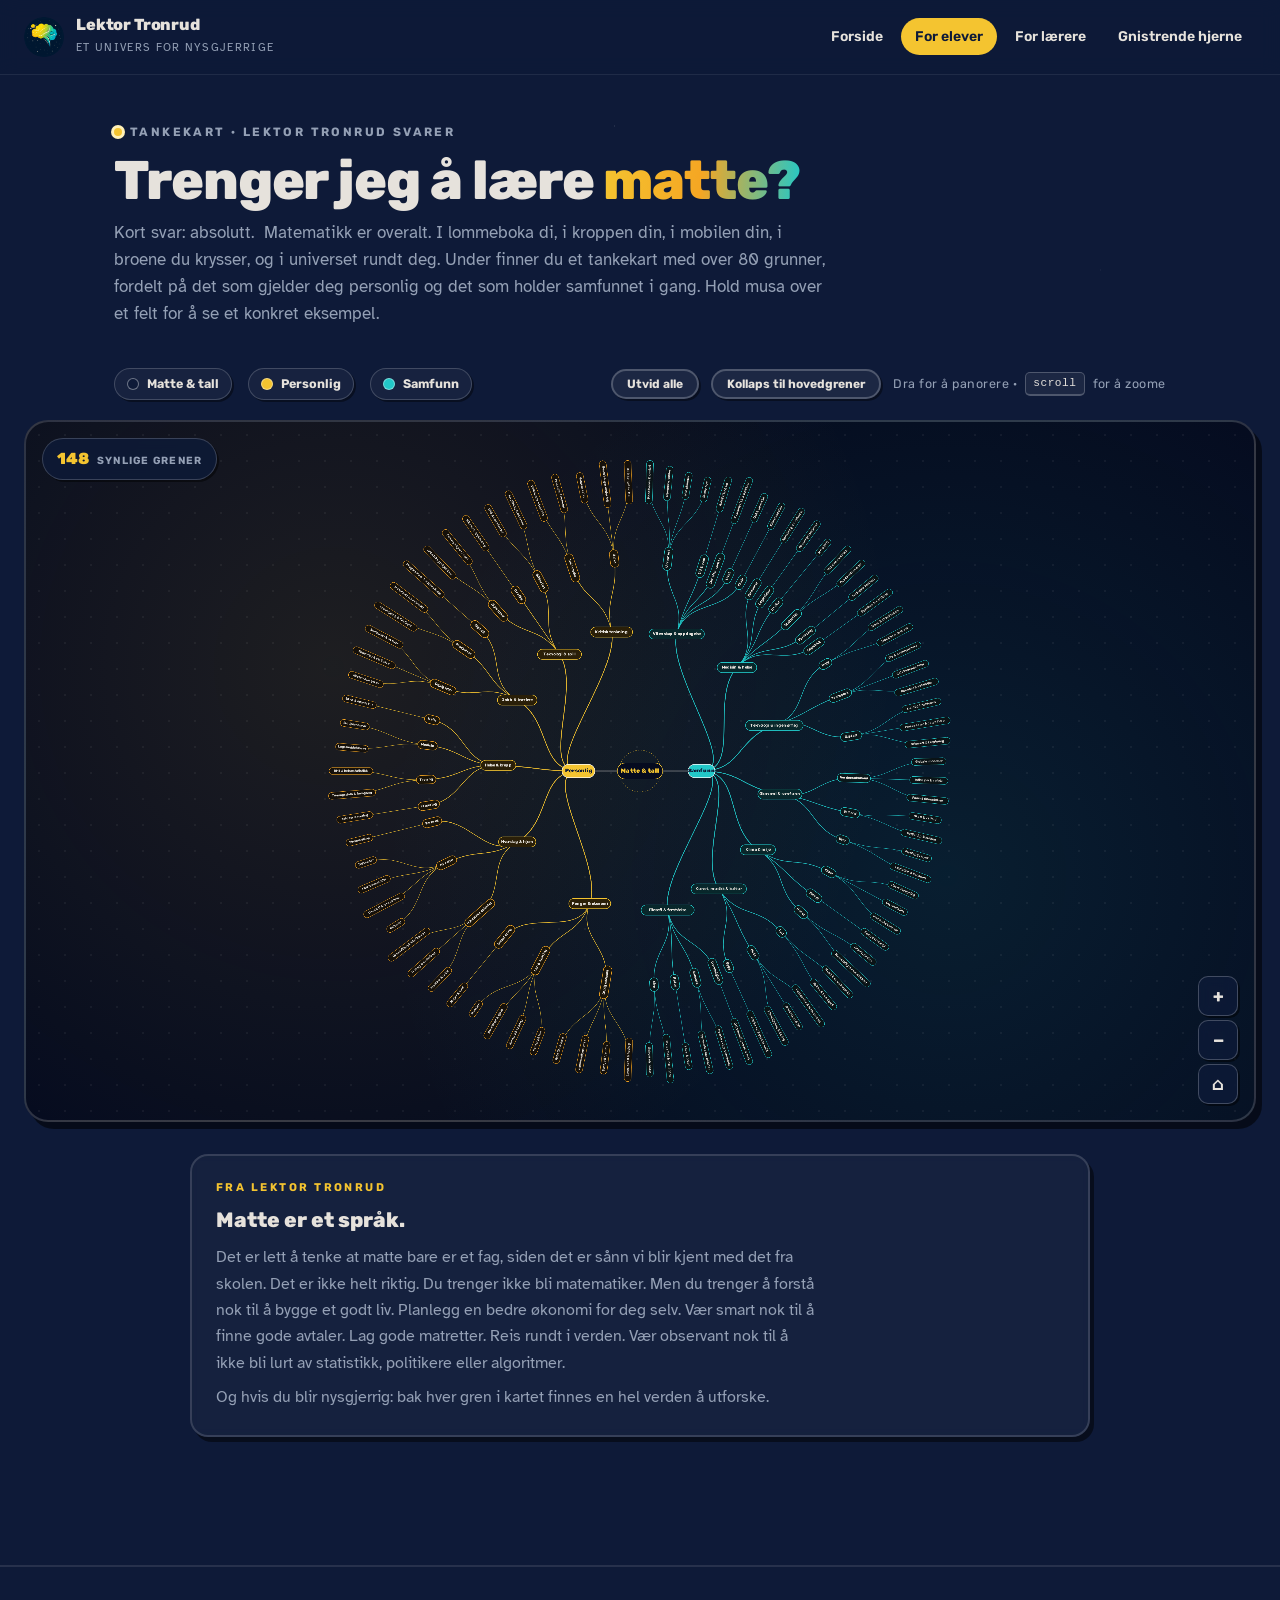
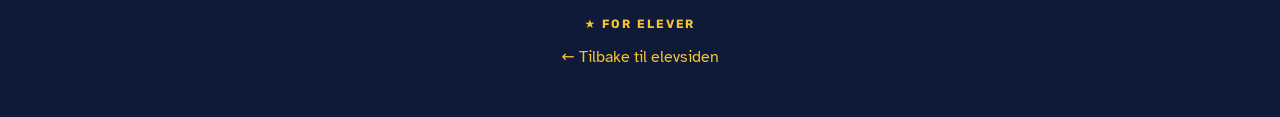
<file: matte-mindmap.html>
<!doctype html>
<html lang="no">
<head>
<meta charset="utf-8" />
<meta name="viewport" content="width=device-width,initial-scale=1" />
<title>Trenger jeg å lære matte? · Lektor Tronrud</title>
<link rel="icon" type="image/png" href="assets/logo.png" />
<link rel="preconnect" href="https://fonts.googleapis.com">
<link rel="preconnect" href="https://fonts.gstatic.com" crossorigin>
<link href="https://fonts.googleapis.com/css2?family=Rubik:wght@400;500;600;700;800;900&family=Atkinson+Hyperlegible:ital,wght@0,400;0,700;1,400;1,700&display=swap" rel="stylesheet">
<link rel="stylesheet" href="assets/tokens.css">
<style>
  /* ────────────── Hero ────────────── */
  .mm-hero {
    max-width: 1100px;
    margin: 0 auto;
    padding: var(--s-12) var(--s-6) var(--s-6);
    display: grid;
    grid-template-columns: 1fr;
    gap: var(--s-3);
  }
  .mm-hero__eyebrow {
    font-family: var(--font-display);
    font-size: 0.75rem; font-weight: 700;
    text-transform: uppercase; letter-spacing: 0.2em;
    color: var(--slate-500);
    display: inline-flex; align-items: center; gap: var(--s-2);
  }
  .mm-hero__eyebrow .dot {
    width: 8px; height: 8px; border-radius: 50%;
    background: var(--nova-yellow);
    box-shadow: 0 0 0 3px var(--nova-yellow-soft);
  }
  .mm-hero h1 {
    font-family: var(--font-display);
    font-size: clamp(2rem, 5vw, 3.4rem);
    font-weight: 800; line-height: 1.02; letter-spacing: -0.02em;
    max-width: 22ch;
  }
  .mm-hero h1 em {
    font-style: normal;
    background: linear-gradient(95deg, var(--nova-yellow) 0%, var(--comet-orange) 50%, var(--planet-teal) 100%);
    -webkit-background-clip: text; background-clip: text; color: transparent;
  }
  .mm-hero__lede {
    font-size: 1.05rem; color: var(--slate-500);
    line-height: 1.6; max-width: 65ch;
  }
  .mm-hero__lede strong { color: var(--space-900); font-weight: 700; }

  /* ────────────── Controls bar ────────────── */
  .mm-controls {
    max-width: 1100px;
    margin: var(--s-4) auto 0;
    padding: 0 var(--s-6);
    display: flex; flex-wrap: wrap;
    align-items: center; gap: var(--s-3);
  }
  .mm-controls__legend {
    display: flex; gap: var(--s-4); flex-wrap: wrap;
    margin-right: auto;
  }
  .mm-legend-pill {
    display: inline-flex; align-items: center; gap: var(--s-2);
    font-family: var(--font-display);
    font-size: 0.78rem; font-weight: 700;
    padding: 6px 12px;
    border-radius: var(--r-pill);
    border: 1.5px solid var(--border-ink);
    background: var(--surface);
    box-shadow: var(--shadow-1);
  }
  .mm-legend-pill .swatch {
    width: 12px; height: 12px; border-radius: 50%;
    border: 1.5px solid var(--space-900);
  }
  .mm-legend-pill.is-personal .swatch { background: var(--nova-yellow); }
  .mm-legend-pill.is-society .swatch { background: var(--planet-teal); }
  .mm-legend-pill.is-center .swatch { background: var(--space-900); }

  .mm-hint {
    font-family: var(--font-display);
    font-size: 0.78rem; color: var(--slate-500);
    letter-spacing: 0.04em;
    display: inline-flex; align-items: center; gap: var(--s-2);
  }
  .mm-hint kbd {
    font-family: var(--font-mono);
    font-size: 0.7rem;
    padding: 2px 7px;
    border: 1.5px solid var(--slate-200);
    border-bottom-width: 2.5px;
    border-radius: 5px;
    background: var(--surface);
    color: var(--space-900);
  }

  /* ────────────── Stage ────────────── */
  .mm-stage {
    max-width: 1280px;
    margin: var(--s-5) auto 0;
    padding: 0 var(--s-6) var(--s-12);
  }
  .mm-canvas {
    position: relative;
    width: 100%;
    height: clamp(620px, 78vh, 880px);
    background:
      radial-gradient(circle at 25% 35%, rgba(244, 196, 48, 0.07), transparent 50%),
      radial-gradient(circle at 75% 65%, rgba(34, 200, 200, 0.07), transparent 50%),
      var(--paper);
    border: var(--border-w) solid var(--border-ink);
    border-radius: var(--r-2xl);
    box-shadow: var(--shadow-3);
    overflow: hidden;
    cursor: grab;
    touch-action: none;
  }
  .mm-canvas:active { cursor: grabbing; }
  .mm-canvas.dragging { cursor: grabbing; }

  /* Faint dotted-paper texture */
  .mm-canvas::before {
    content: '';
    position: absolute; inset: 0;
    background-image: radial-gradient(circle at center, rgba(14, 26, 56, 0.06) 1px, transparent 1.5px);
    background-size: 26px 26px;
    pointer-events: none;
  }

  .mm-svg {
    position: absolute; top: 50%; left: 50%;
    width: 2800px; height: 2400px;
    margin-left: -1400px; margin-top: -1200px;
    transform-origin: center;
    will-change: transform;
  }

  /* Zoom controls */
  .mm-zoom {
    position: absolute;
    right: var(--s-4); bottom: var(--s-4);
    display: flex; flex-direction: column;
    gap: var(--s-1);
    z-index: 4;
  }
  .mm-zoom button {
    width: 40px; height: 40px;
    border: 1.5px solid var(--border-ink);
    border-radius: 10px;
    background: var(--surface);
    box-shadow: var(--shadow-1);
    font-family: var(--font-display);
    font-size: 1.1rem; font-weight: 800;
    color: var(--space-900);
    display: grid; place-items: center;
    transition: transform var(--t-fast), box-shadow var(--t-fast);
  }
  .mm-zoom button:hover { transform: translate(-1px,-1px); box-shadow: var(--shadow-2); }
  .mm-zoom button:active { transform: translate(0,0); box-shadow: var(--shadow-press); }

  /* Counter chip in top-left */
  .mm-counter {
    position: absolute;
    top: var(--s-4); left: var(--s-4);
    z-index: 3;
    display: inline-flex; align-items: baseline; gap: var(--s-2);
    padding: 8px 14px;
    background: var(--surface);
    border: 1.5px solid var(--border-ink);
    border-radius: var(--r-pill);
    box-shadow: var(--shadow-1);
    font-family: var(--font-display);
    font-size: 0.78rem; font-weight: 700;
  }
  .mm-counter .num {
    font-size: 1rem; font-weight: 900;
    color: var(--space-900);
  }
  .mm-counter .lbl {
    color: var(--slate-500);
    text-transform: uppercase; letter-spacing: 0.12em; font-size: 0.65rem;
  }

  /* ────────────── SVG node styles ────────────── */
  .mm-link {
    fill: none;
    stroke-linecap: round;
    transition: opacity var(--t-base), stroke-width var(--t-base);
  }
  .mm-link--personal { stroke: var(--nova-yellow); }
  .mm-link--society  { stroke: var(--planet-teal); }
  .mm-link--root     { stroke: var(--space-900); opacity: 0.5; }
  .mm-link.is-hidden { opacity: 0; pointer-events: none; }

  .mm-node {
    cursor: pointer;
  }
  .mm-node text {
    font-family: var(--font-display);
    fill: var(--space-900);
    text-anchor: middle;
    dominant-baseline: middle;
    pointer-events: none;
    user-select: none;
  }
  .mm-node rect {
    transition: fill var(--t-fast), stroke var(--t-fast), transform var(--t-fast);
  }
  .mm-node.is-hidden { display: none; }

  /* Depth-specific node skins */
  .mm-node--root rect {
    fill: var(--space-900);
    stroke: var(--space-900);
    stroke-width: 2.5;
  }
  .mm-node--root text {
    fill: var(--nova-yellow);
    font-weight: 900;
    font-size: 22px;
    letter-spacing: 0.02em;
  }
  .mm-node--root .mm-node__halo {
    fill: none;
    stroke: var(--nova-yellow);
    stroke-width: 2;
    stroke-dasharray: 4 6;
    opacity: 0.7;
  }

  /* Primaries (depth 1) — solid filled, large */
  .mm-node--primary rect { stroke: var(--space-900); stroke-width: 2.5; }
  .mm-node--primary text { font-weight: 800; font-size: 20px; }
  .mm-node--primary.is-personal rect { fill: var(--nova-yellow); }
  .mm-node--primary.is-society  rect { fill: var(--planet-teal); }
  .mm-node--primary text { fill: var(--space-900); }

  /* Domains (depth 2) — softer filled, medium */
  .mm-node--domain rect { stroke: var(--space-900); stroke-width: 2; }
  .mm-node--domain text { font-weight: 700; font-size: 15px; }
  .mm-node--domain.is-personal rect { fill: var(--nova-yellow-soft); }
  .mm-node--domain.is-society  rect { fill: var(--planet-teal-soft); }

  /* Sub-groupings (depth 3) — paper with colored border */
  .mm-node--subgroup rect { fill: var(--surface); stroke-width: 1.75; }
  .mm-node--subgroup text { font-weight: 700; font-size: 13px; }
  .mm-node--subgroup.is-personal rect { stroke: var(--comet-orange); }
  .mm-node--subgroup.is-society  rect { stroke: var(--planet-teal-deep); }

  /* Leaves (depth 4) — chip with thin tinted background */
  .mm-node--leaf rect { stroke-width: 1.25; }
  .mm-node--leaf text { font-weight: 500; font-size: 12px; }
  .mm-node--leaf.is-personal rect { fill: #FFFBEC; stroke: var(--comet-orange); }
  .mm-node--leaf.is-society  rect { fill: #ECFAFA; stroke: var(--planet-teal-deep); }

  /* Hover & collapsed states */
  .mm-node:hover rect {
    filter: brightness(0.97);
  }
  .mm-node.is-hover .mm-node__indicator { opacity: 1; }
  .mm-node__indicator {
    fill: var(--space-900);
    opacity: 0;
    transition: opacity var(--t-fast);
  }
  .mm-node.has-children .mm-node__plus {
    opacity: 0;
    transition: opacity var(--t-fast);
  }
  .mm-node.is-collapsed .mm-node__plus { opacity: 1; }

  /* Faded / dimmed when other branch focused */
  .mm-node.is-faded, .mm-link.is-faded { opacity: 0.18; }
  .mm-node.is-faded rect { transition: opacity var(--t-base); }

  /* ────────────── Tooltip ────────────── */
  .mm-tooltip {
    position: absolute;
    pointer-events: none;
    z-index: 10;
    max-width: 280px;
    padding: var(--s-3) var(--s-4);
    background: var(--space-900);
    color: var(--surface);
    border: 1.5px solid var(--space-900);
    border-radius: var(--r-md);
    box-shadow: var(--shadow-3);
    font-family: var(--font-body);
    font-size: 0.85rem;
    line-height: 1.5;
    opacity: 0;
    transform: translate(-50%, -110%);
    transition: opacity var(--t-fast);
  }
  .mm-tooltip.is-visible { opacity: 1; }
  .mm-tooltip__label {
    font-family: var(--font-display);
    font-size: 0.7rem; font-weight: 700;
    text-transform: uppercase; letter-spacing: 0.16em;
    color: var(--nova-yellow);
    margin-bottom: 4px;
    display: block;
  }
  .mm-tooltip.is-society .mm-tooltip__label { color: var(--planet-teal); }
  .mm-tooltip__title {
    font-family: var(--font-display);
    font-weight: 700; font-size: 0.95rem;
    margin-bottom: 6px;
    line-height: 1.25;
  }
  .mm-tooltip__body { color: rgba(255,255,255,0.85); }
  .mm-tooltip::after {
    content: '';
    position: absolute;
    left: 50%; bottom: -7px;
    transform: translateX(-50%) rotate(45deg);
    width: 12px; height: 12px;
    background: var(--space-900);
    border-right: 1.5px solid var(--space-900);
    border-bottom: 1.5px solid var(--space-900);
  }

  /* ────────────── Footnote ────────────── */
  .mm-footnote {
    max-width: 900px;
    margin: var(--s-8) auto 0;
    padding: var(--s-6);
    background: var(--surface);
    border: var(--border-w) solid var(--border-ink);
    border-radius: var(--r-xl);
    box-shadow: var(--shadow-2);
  }
  .mm-footnote__eyebrow {
    font-family: var(--font-display);
    font-size: 0.7rem; font-weight: 700;
    text-transform: uppercase; letter-spacing: 0.2em;
    color: var(--slate-500); margin-bottom: var(--s-2);
  }
  .mm-footnote h3 {
    font-family: var(--font-display);
    font-size: 1.3rem; font-weight: 800;
    margin-bottom: var(--s-2);
  }
  .mm-footnote p {
    color: var(--slate-500);
    line-height: 1.65;
    max-width: 60ch;
  }
  .mm-footnote p + p { margin-top: var(--s-2); }

  @media (max-width: 720px) {
    .mm-stage { padding: 0 var(--s-3) var(--s-8); }
    .mm-canvas { height: 70vh; min-height: 520px; }
    .mm-counter { padding: 6px 10px; font-size: 0.7rem; }
  }

  /* ══════════════════ DARK MODE ══════════════════ */
  body {
    background: var(--space-900);
    color: var(--chalk-100);
  }

  /* Subtle starfield overlay on the page */
  body::before {
    content: '';
    position: fixed; inset: 0;
    pointer-events: none;
    z-index: 0;
    background-image:
      radial-gradient(1.2px 1.2px at 12% 22%, rgba(255,255,255,0.45), transparent 60%),
      radial-gradient(1px   1px   at 30% 78%, rgba(255,255,255,0.35), transparent 60%),
      radial-gradient(1.4px 1.4px at 48% 14%, rgba(255,255,255,0.4),  transparent 60%),
      radial-gradient(1px   1px   at 67% 60%, rgba(255,255,255,0.3),  transparent 60%),
      radial-gradient(1.2px 1.2px at 86% 30%, rgba(255,255,255,0.4),  transparent 60%),
      radial-gradient(1px   1px   at 92% 84%, rgba(255,255,255,0.35), transparent 60%),
      radial-gradient(1.4px 1.4px at 8%  90%, rgba(255,255,255,0.4),  transparent 60%);
    opacity: 0.55;
  }
  main, header, footer { position: relative; z-index: 1; }

  /* Site nav goes dark, translucent */
  .sitenav {
    background: rgba(14, 26, 56, 0.78);
    border-bottom: 1.5px solid rgba(255, 255, 255, 0.08);
  }
  .sitenav__brand strong { color: var(--chalk-100); }
  .sitenav__brand small { color: var(--slate-300); }
  .sitenav__links a { color: var(--chalk-100); }
  .sitenav__links a:hover { background: rgba(255, 255, 255, 0.06); }
  .sitenav__links a.is-active {
    background: var(--nova-yellow);
    color: var(--space-900);
  }

  /* Hero copy */
  .mm-hero__eyebrow { color: var(--slate-300); }
  .mm-hero h1 { color: var(--chalk-100); }
  .mm-hero__lede { color: var(--slate-300); }
  .mm-hero__lede strong { color: var(--chalk-100); }

  /* Legend pills */
  .mm-legend-pill {
    background: rgba(255, 255, 255, 0.04);
    color: var(--chalk-100);
    border-color: rgba(255, 255, 255, 0.18);
    box-shadow: 2px 2px 0 rgba(0, 0, 0, 0.4);
  }
  .mm-legend-pill .swatch { border-color: rgba(255, 255, 255, 0.4); }

  /* Hint copy */
  .mm-hint { color: var(--slate-300); }
  .mm-hint kbd {
    background: rgba(255, 255, 255, 0.06);
    color: var(--chalk-100);
    border-color: rgba(255, 255, 255, 0.22);
  }

  /* Control buttons (Utvid alle / Kollaps) */
  .mm-controls .btn {
    background: rgba(255, 255, 255, 0.06);
    color: var(--chalk-100);
    border-color: rgba(255, 255, 255, 0.22);
    box-shadow: 2px 2px 0 rgba(0, 0, 0, 0.4);
  }
  .mm-controls .btn:hover:not(:disabled) {
    background: rgba(255, 255, 255, 0.12);
    box-shadow: 4px 4px 0 rgba(0, 0, 0, 0.5);
  }

  /* Canvas */
  .mm-canvas {
    background:
      radial-gradient(circle at 25% 35%, rgba(244, 196, 48, 0.10), transparent 55%),
      radial-gradient(circle at 75% 65%, rgba(34, 200, 200, 0.10), transparent 55%),
      #050B1F;
    border-color: rgba(255, 255, 255, 0.16);
    box-shadow: 6px 7px 0 rgba(0, 0, 0, 0.55);
  }
  .mm-canvas::before {
    background-image: radial-gradient(circle at center, rgba(255, 255, 255, 0.05) 1px, transparent 1.5px);
    background-size: 26px 26px;
  }

  /* Counter chip & zoom buttons — dark glass */
  .mm-counter {
    background: rgba(14, 26, 56, 0.85);
    border-color: rgba(255, 255, 255, 0.18);
    color: var(--chalk-100);
    box-shadow: 2px 2px 0 rgba(0, 0, 0, 0.45);
    backdrop-filter: blur(6px);
  }
  .mm-counter .num { color: var(--nova-yellow); }
  .mm-counter .lbl { color: var(--slate-300); }

  .mm-zoom button {
    background: rgba(14, 26, 56, 0.85);
    border-color: rgba(255, 255, 255, 0.22);
    color: var(--chalk-100);
    box-shadow: 2px 2px 0 rgba(0, 0, 0, 0.45);
    backdrop-filter: blur(6px);
  }
  .mm-zoom button:hover {
    background: rgba(255, 255, 255, 0.12);
  }

  /* ── SVG nodes & links — dark-mode tinting ─────────────── */
  .mm-link { stroke-opacity: 0.9; }
  .mm-link--root { stroke: var(--chalk-100); opacity: 0.35; }

  /* Root: dark fill with gold halo & text — already dark, just adjust border */
  .mm-node--root rect {
    fill: #050B1F;
    stroke: var(--nova-yellow);
    stroke-width: 2;
  }

  /* Primary nodes — keep saturated fills, they pop against dark */
  .mm-node--primary rect { stroke: rgba(255,255,255,0.85); }

  /* Domain nodes — opaque dark tinted fills (hides connector lines), light text */
  .mm-node--domain.is-personal rect {
    fill: #2A1F08;
    stroke: var(--nova-yellow);
  }
  .mm-node--domain.is-society rect {
    fill: #08272B;
    stroke: var(--planet-teal);
  }
  .mm-node--domain text { fill: var(--chalk-100); }

  /* Sub-grouping nodes — opaque slightly tinted dark with colored border */
  .mm-node--subgroup.is-personal rect { fill: #1A1408; stroke: var(--comet-orange); }
  .mm-node--subgroup.is-society  rect { fill: #0A171A; stroke: var(--planet-teal); }
  .mm-node--subgroup text { fill: var(--chalk-100); }

  /* Leaf chips — opaque near-canvas fill with thin colored borders */
  .mm-node--leaf.is-personal rect {
    fill: #15100A;
    stroke: var(--comet-orange);
  }
  .mm-node--leaf.is-society rect {
    fill: #0A1316;
    stroke: var(--planet-teal);
  }
  .mm-node--leaf text { fill: var(--chalk-100); }

  /* Hover state: slight lift */
  .mm-node:hover rect { filter: brightness(1.15); }

  /* Tooltip — keep dark, but lift it with a lighter border so it stands off the dark canvas */
  .mm-tooltip {
    background: #050B1F;
    border: 1.5px solid var(--nova-yellow);
    box-shadow: 0 8px 32px rgba(0, 0, 0, 0.6), 0 0 0 1px rgba(244, 196, 48, 0.15);
  }
  .mm-tooltip.is-society { border-color: var(--planet-teal); }
  .mm-tooltip.is-society::after { background: #050B1F; border-color: var(--planet-teal); }
  .mm-tooltip::after {
    background: #050B1F;
    border-right: 1.5px solid var(--nova-yellow);
    border-bottom: 1.5px solid var(--nova-yellow);
  }
  .mm-tooltip.is-society::after {
    border-right: 1.5px solid var(--planet-teal);
    border-bottom: 1.5px solid var(--planet-teal);
  }

  /* "+" collapsed marker on a dark page */
  .mm-node__plus circle { fill: #0E1A38 !important; }

  /* Footnote card — dark surface */
  .mm-footnote {
    background: rgba(255, 255, 255, 0.03);
    border-color: rgba(255, 255, 255, 0.14);
    box-shadow: 4px 5px 0 rgba(0, 0, 0, 0.5);
    backdrop-filter: blur(4px);
  }
  .mm-footnote__eyebrow { color: var(--nova-yellow); letter-spacing: 0.22em; }
  .mm-footnote h3 { color: var(--chalk-100); }
  .mm-footnote p { color: var(--slate-300); }

  /* Footer — already dark via tokens, but make the back-link gold */
  .sitefoot { border-top-color: rgba(255, 255, 255, 0.1); }
  .sitefoot a { color: var(--nova-yellow); }
</style>
  <script src="assets/cursor.js" defer></script>
</head>
<body>

<header class="sitenav">
  <div class="sitenav__inner">
    <a class="sitenav__brand" href="index.html">
      <img src="assets/logo.png" alt="">
      <div>
        <strong>Lektor Tronrud</strong>
        <small>Et univers for nysgjerrige</small>
      </div>
    </a>
    <nav class="sitenav__links">
      <a href="index.html">Forside</a>
      <a href="elever.html" class="is-active">For elever</a>
      <a href="laererhub.html">For lærere</a>
      <a href="gnistrende-hjerne.html">Gnistrende hjerne</a>
    </nav>
  </div>
</header>

<main>

  <section class="mm-hero">
    <div class="mm-hero__eyebrow"><span class="dot"></span> TANKEKART · LEKTOR TRONRUD SVARER</div>
    <h1>Trenger jeg å lære <em>matte?</em></h1>
    <p class="mm-hero__lede">Kort svar: absolutt. 


Matematikk er overalt. I lommeboka di, i kroppen din, i mobilen din, i broene du krysser, og i universet rundt deg. Under finner du et tankekart med over 80 grunner, fordelt på det som gjelder deg personlig og det som holder samfunnet i gang. Hold musa over et felt for å se et konkret eksempel.</p>
  </section>

  <section class="mm-controls" aria-label="Kontroller">
    <div class="mm-controls__legend" aria-label="Tegnforklaring">
      <span class="mm-legend-pill is-center"><span class="swatch"></span>Matte &amp; tall</span>
      <span class="mm-legend-pill is-personal"><span class="swatch"></span>Personlig</span>
      <span class="mm-legend-pill is-society"><span class="swatch"></span>Samfunn</span>
    </div>
    <button class="btn btn--sm" id="mm-expand">Utvid alle</button>
    <button class="btn btn--sm" id="mm-collapse">Kollaps til hovedgrener</button>
    <span class="mm-hint">Dra for å panorere &middot; <kbd>scroll</kbd> for å zoome</span>
  </section>

  <section class="mm-stage">
    <div class="mm-canvas" id="mm-canvas">
      <div class="mm-counter" aria-live="polite">
        <span class="num" id="mm-counter-num">0</span>
        <span class="lbl">synlige grener</span>
      </div>

      <svg class="mm-svg" id="mm-svg" viewBox="-1400 -1200 2800 2400" preserveAspectRatio="xMidYMid meet">
        <g id="mm-links"></g>
        <g id="mm-nodes"></g>
      </svg>

      <div class="mm-tooltip" id="mm-tooltip" role="tooltip" aria-hidden="true"></div>

      <div class="mm-zoom" aria-label="Zoom">
        <button id="mm-zoom-in"  aria-label="Zoom inn">+</button>
        <button id="mm-zoom-out" aria-label="Zoom ut">&minus;</button>
        <button id="mm-zoom-reset" aria-label="Tilbakestill" title="Tilbakestill">⌂</button>
      </div>
    </div>

    <div class="mm-footnote">
      <div class="mm-footnote__eyebrow">FRA LEKTOR TRONRUD</div>
      <h3>Matte er et språk.</h3>
      <p>Det er lett å tenke at matte bare er et fag, siden det er sånn vi blir kjent med det fra skolen. Det er ikke helt riktig.
Du trenger ikke bli matematiker. Men du trenger å forstå nok til å bygge et godt liv. Planlegg en bedre økonomi for deg selv. Vær smart nok til å finne gode avtaler. Lag gode matretter. Reis rundt i verden. Vær observant nok til å ikke bli lurt av statistikk, politikere eller algoritmer.</p>
      <p>Og hvis du blir nysgjerrig: bak hver gren i kartet finnes en hel verden å utforske.</p>
    </div>
  </section>

</main>

<footer class="sitefoot">
  <div class="sitefoot__sig">★ For elever</div>
  <p><a href="elever.html">← Tilbake til elevsiden</a></p>
</footer>

<script src="matte-mindmap-data.js"></script>
<script src="matte-mindmap-app.js"></script>

</body>
</html>
</file>
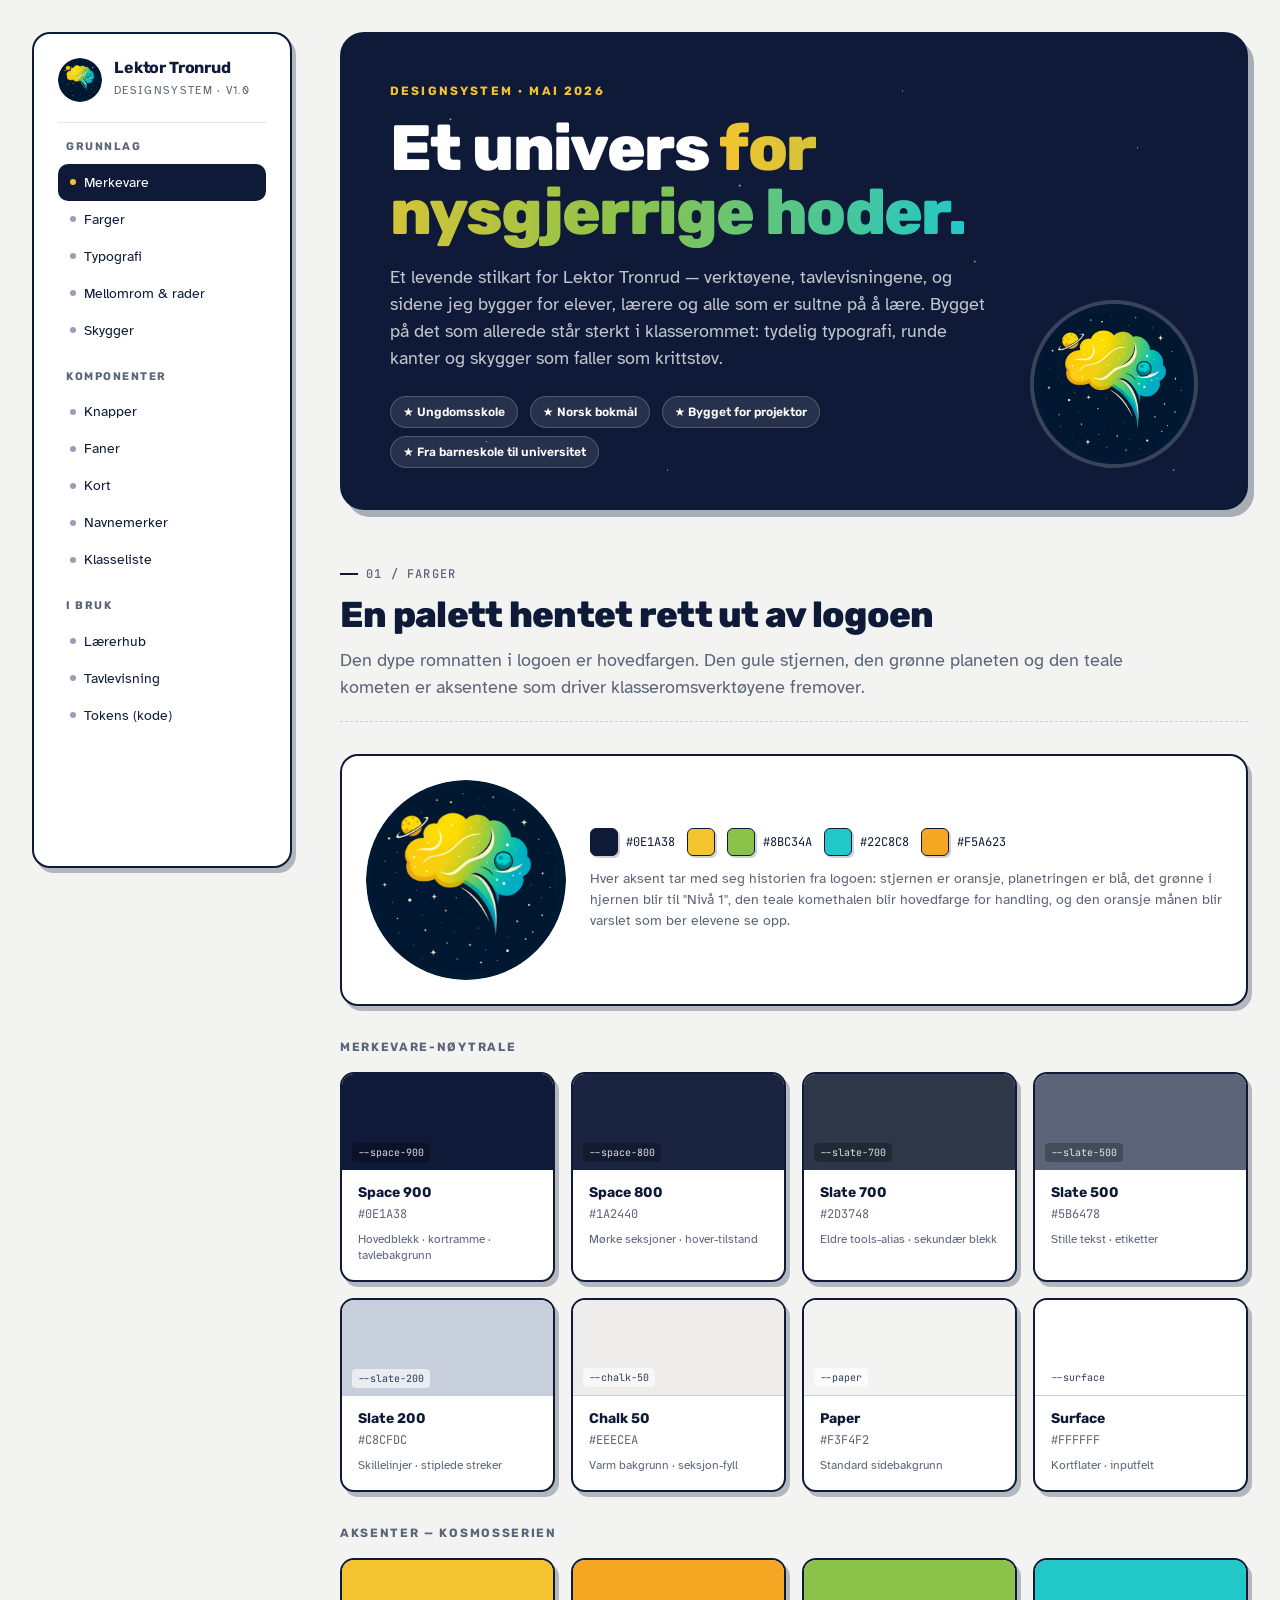
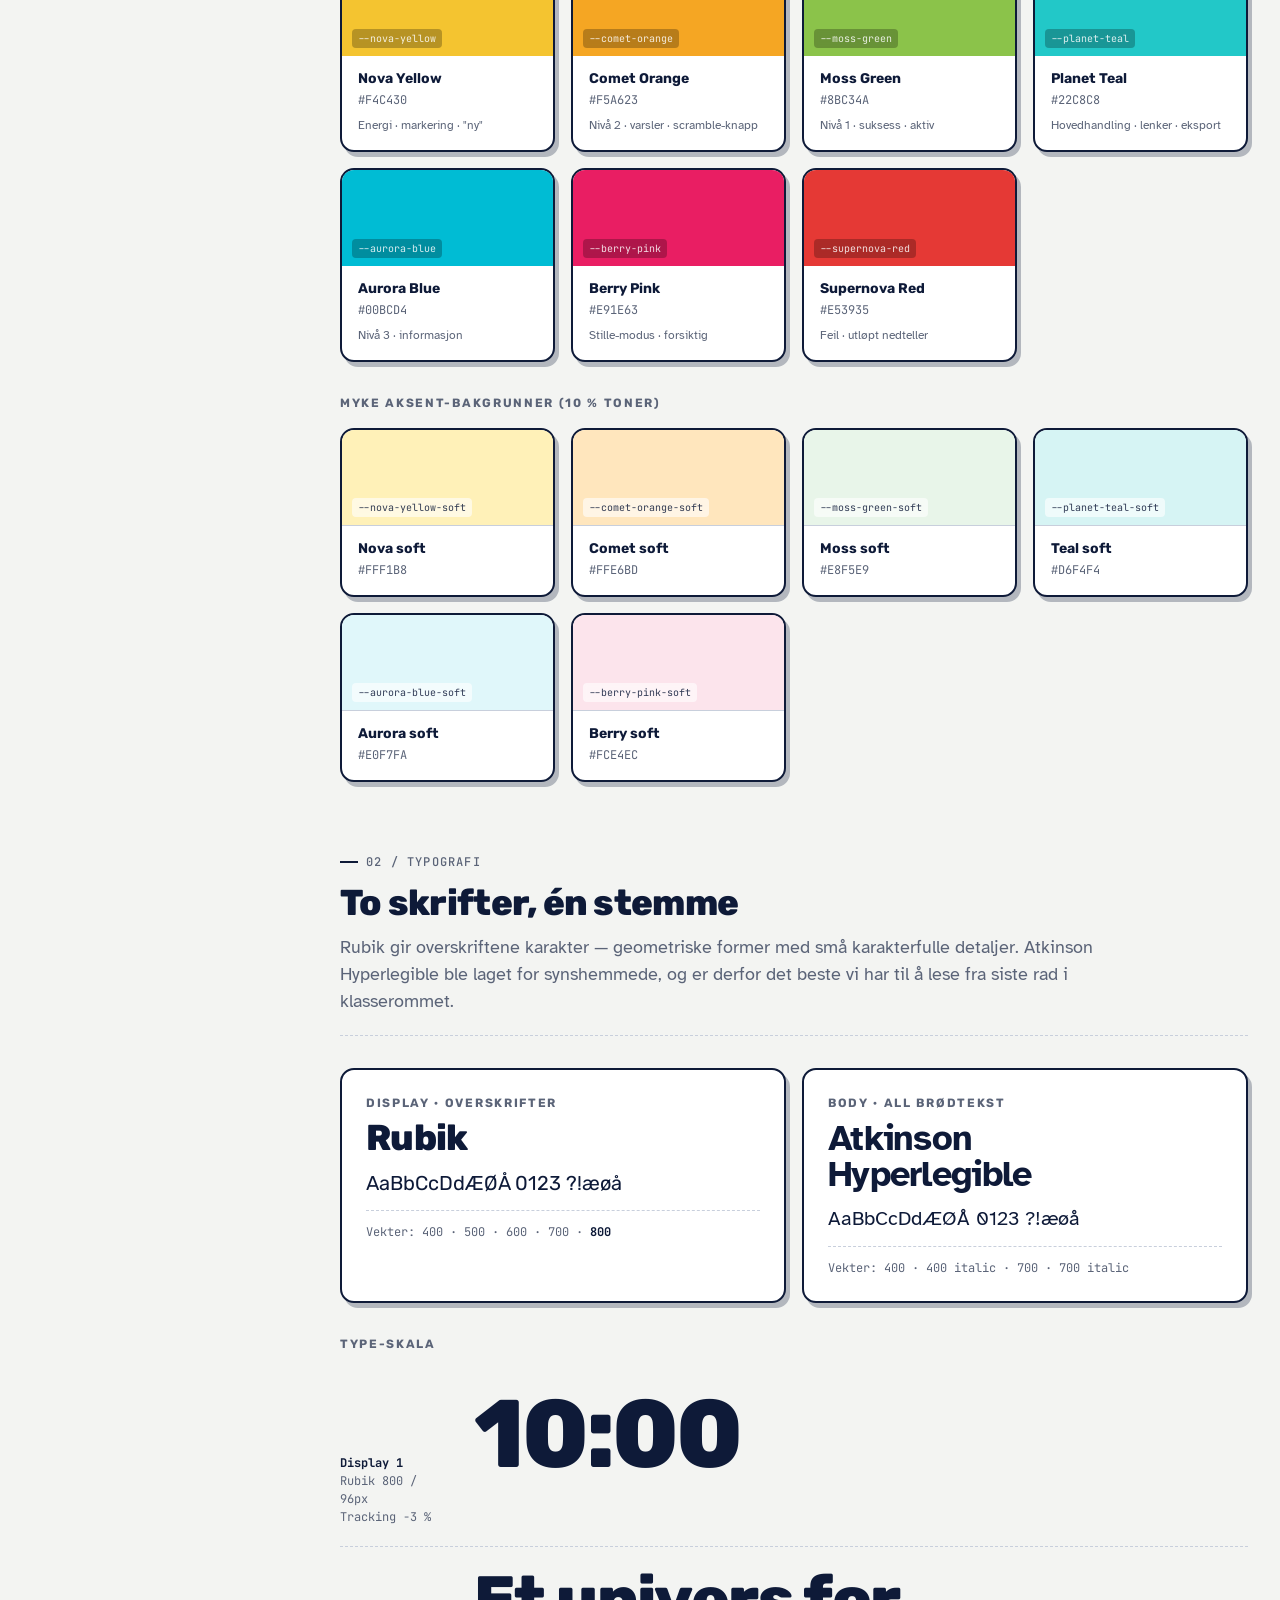
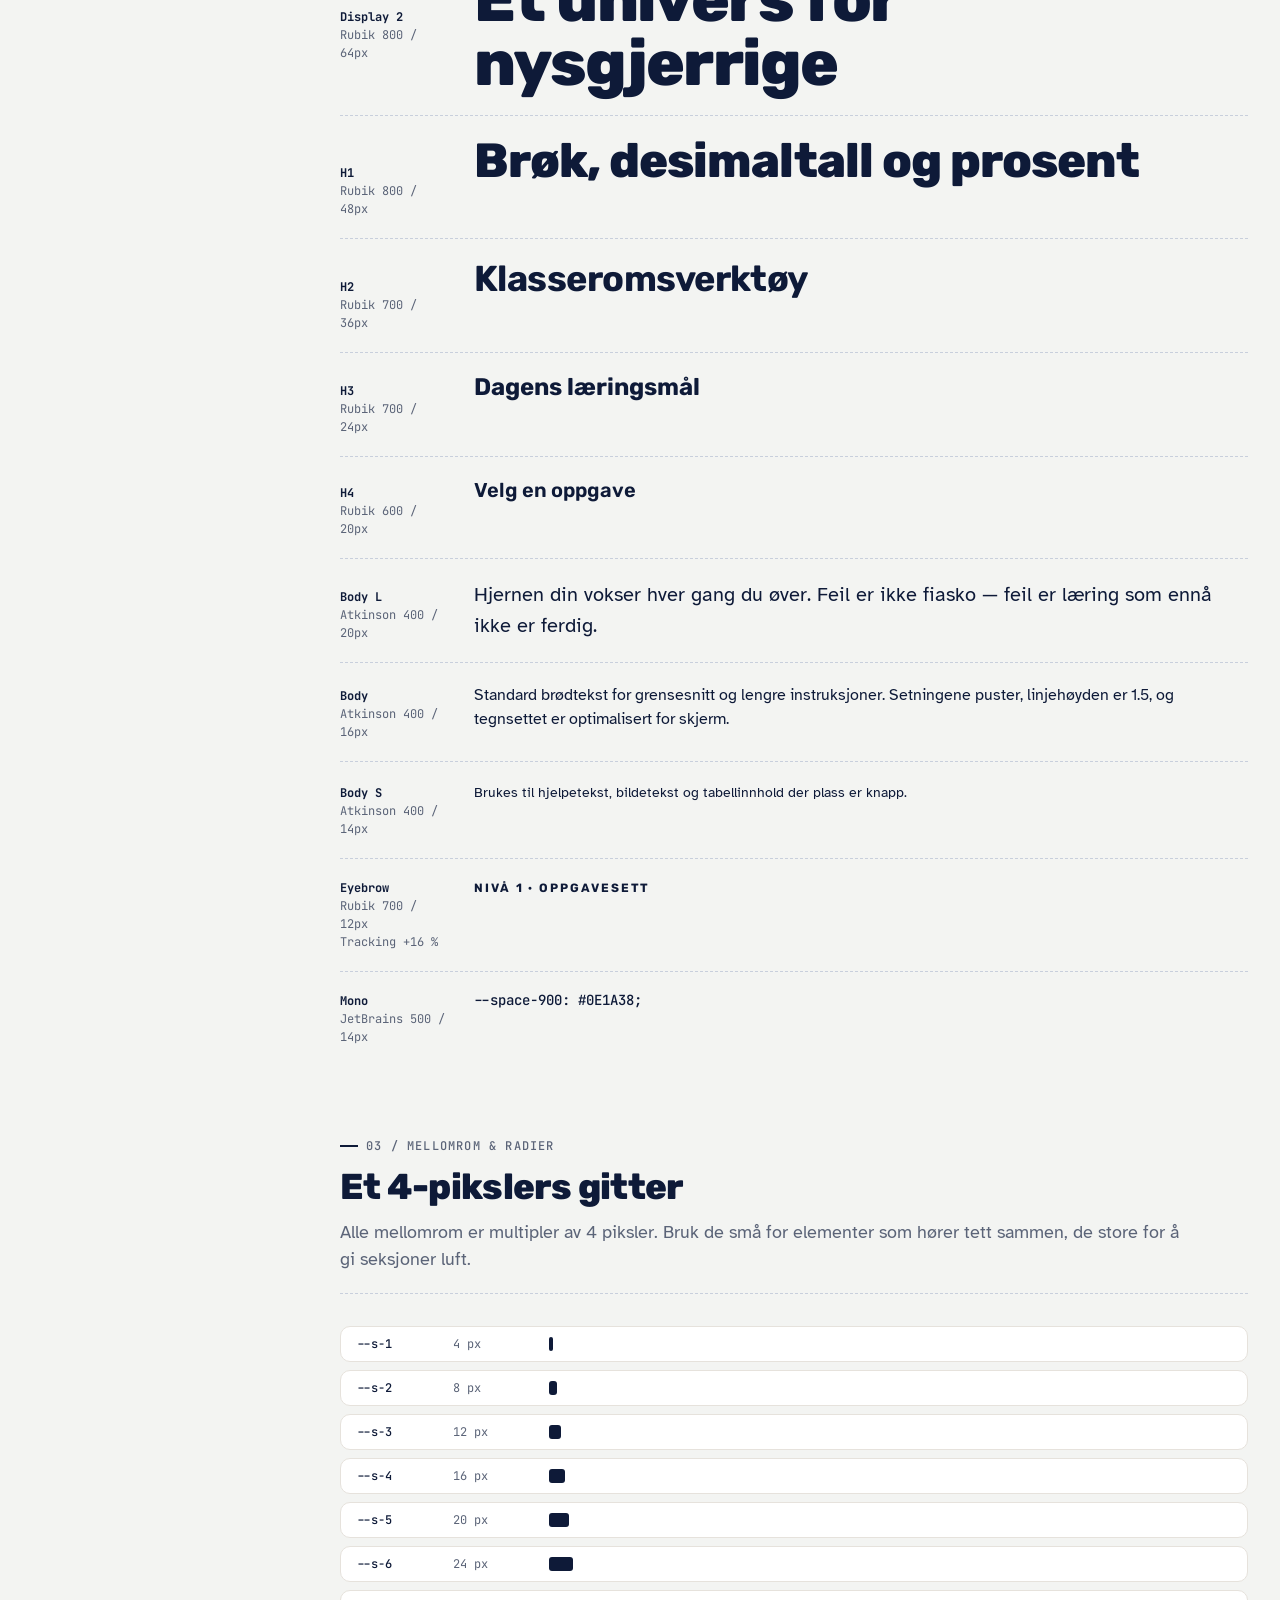
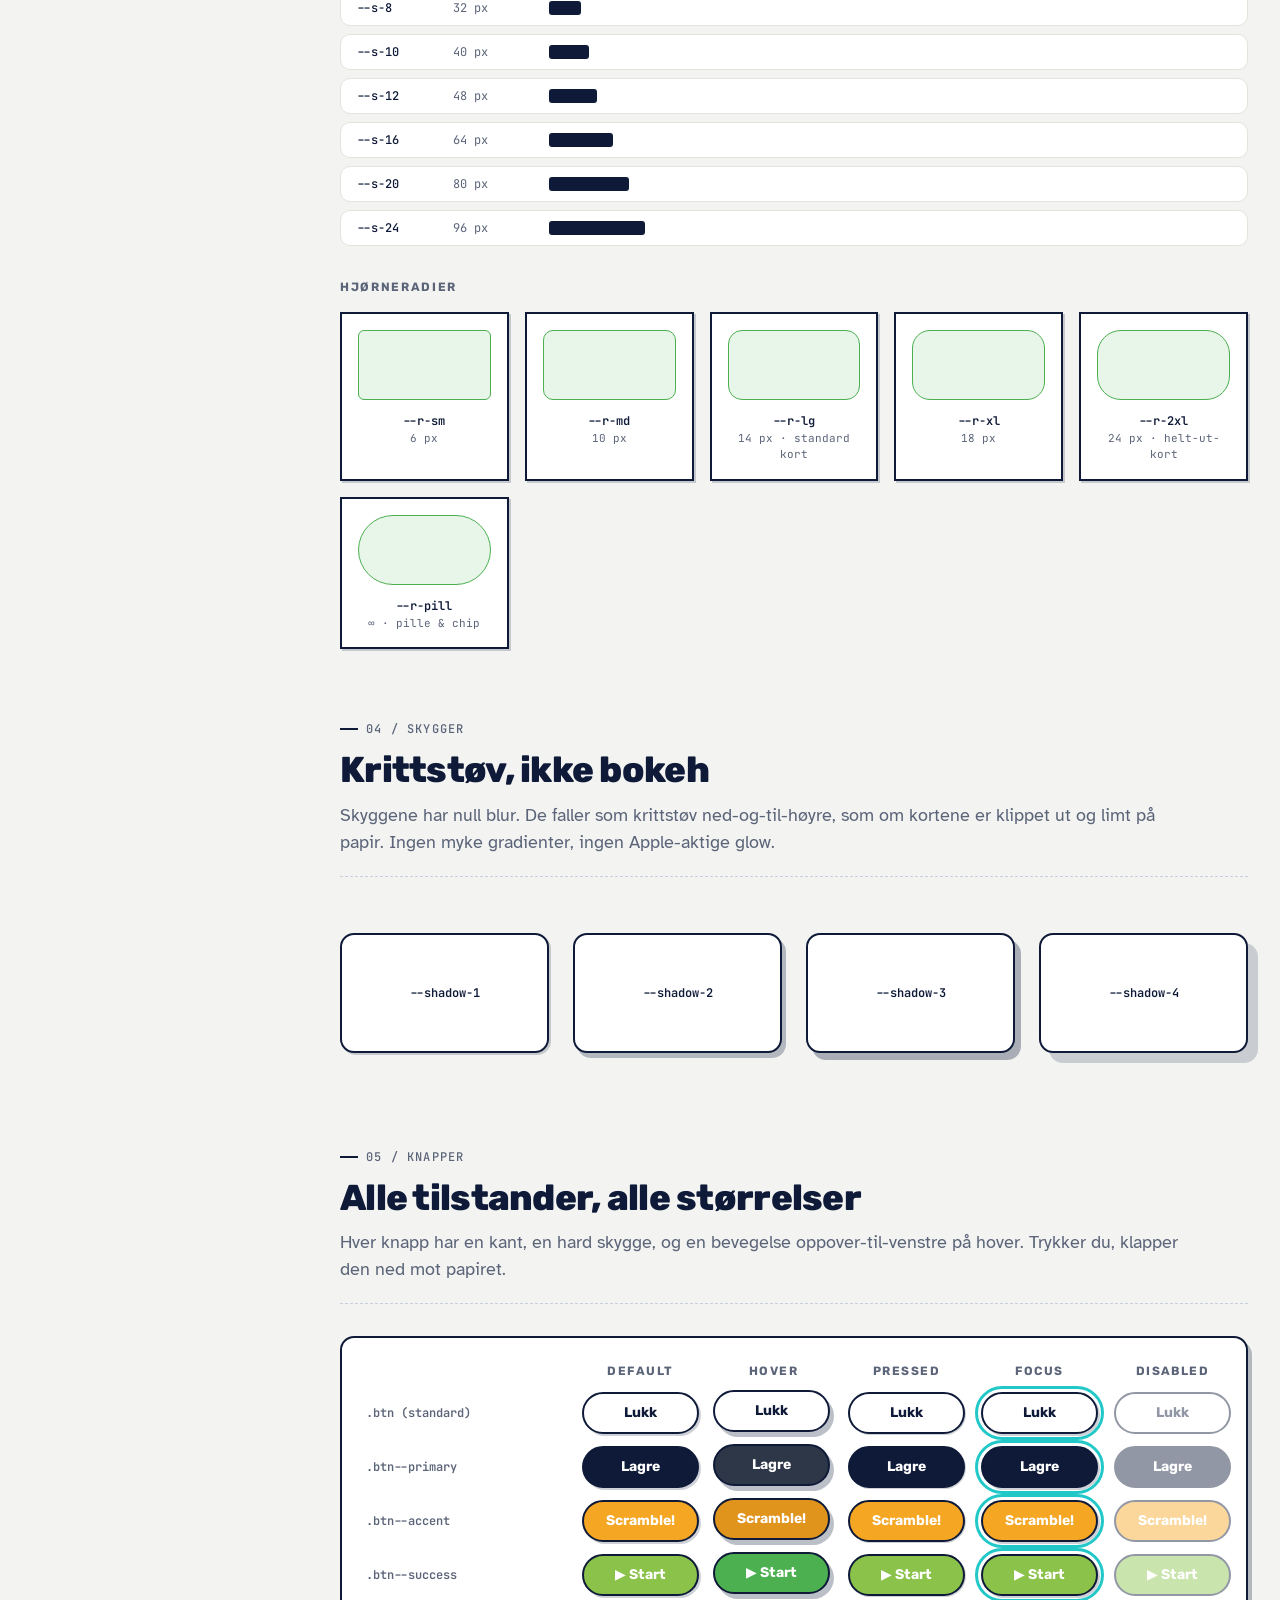
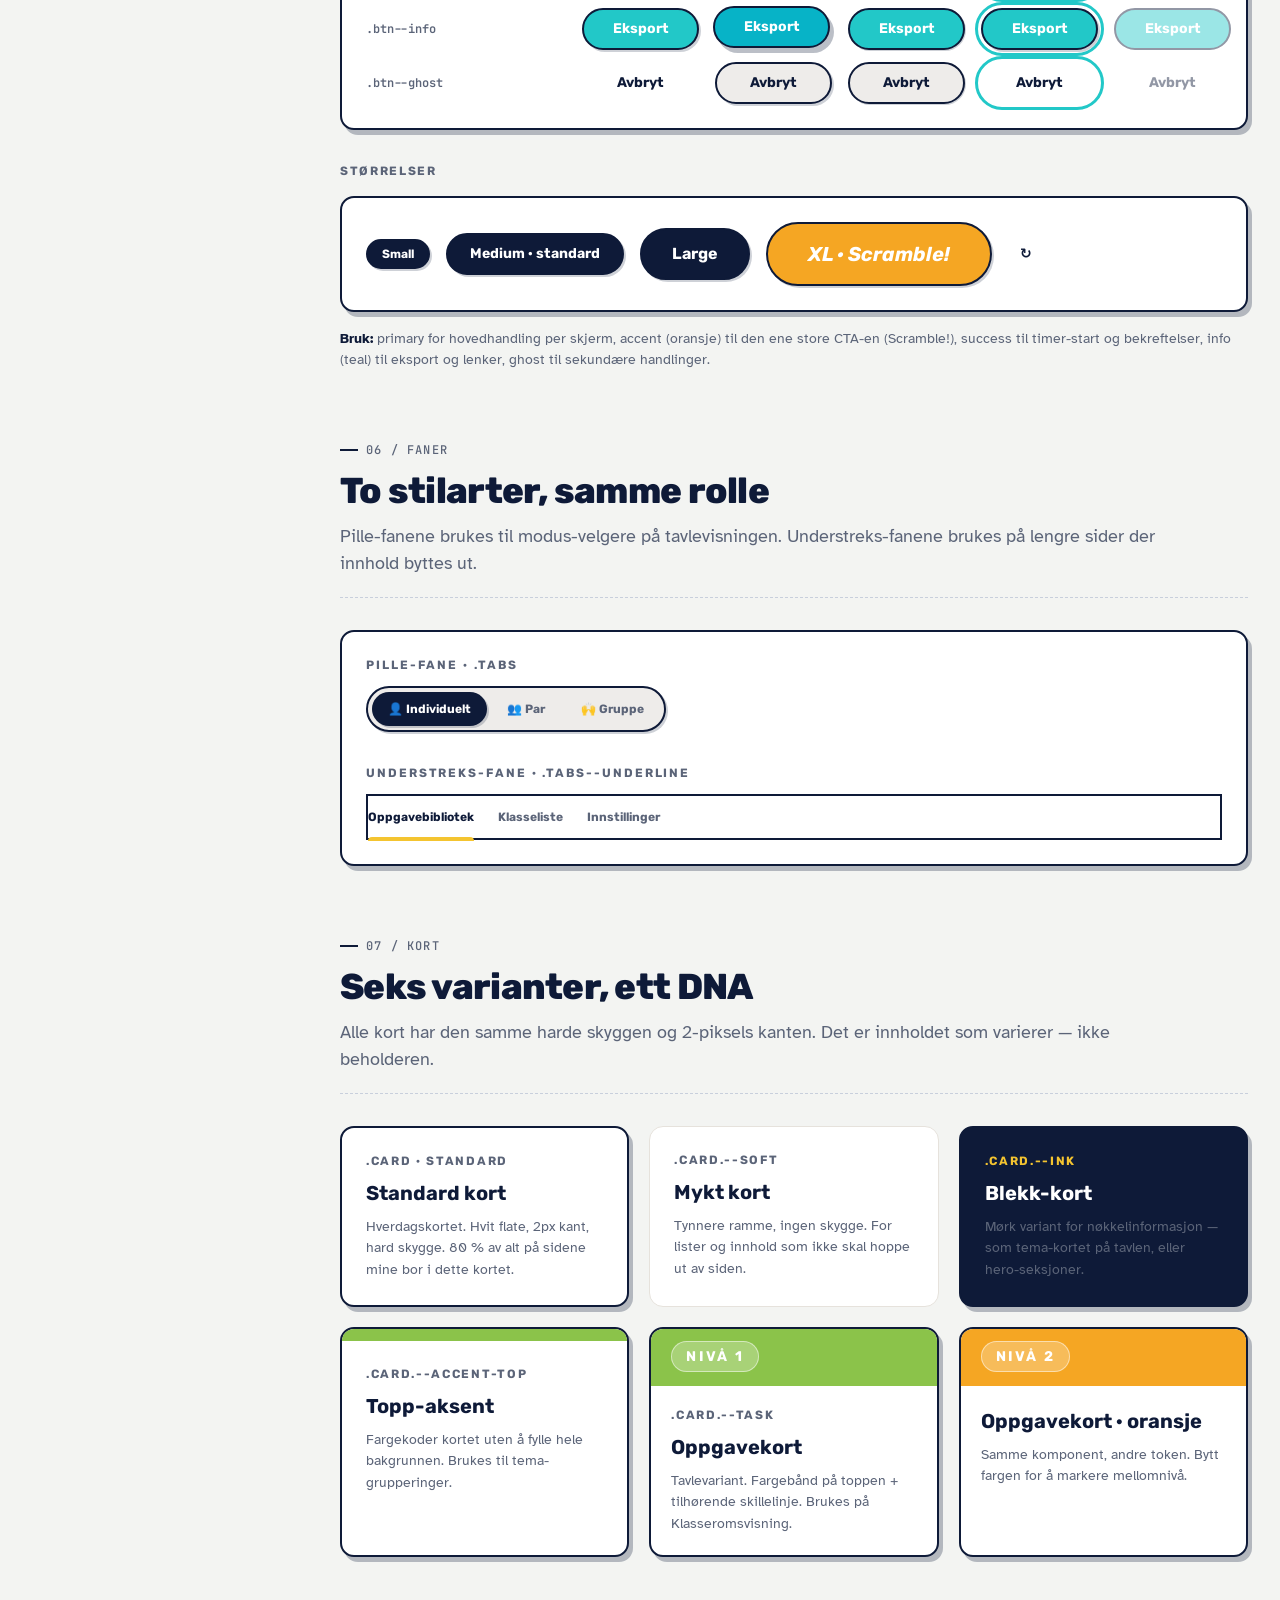
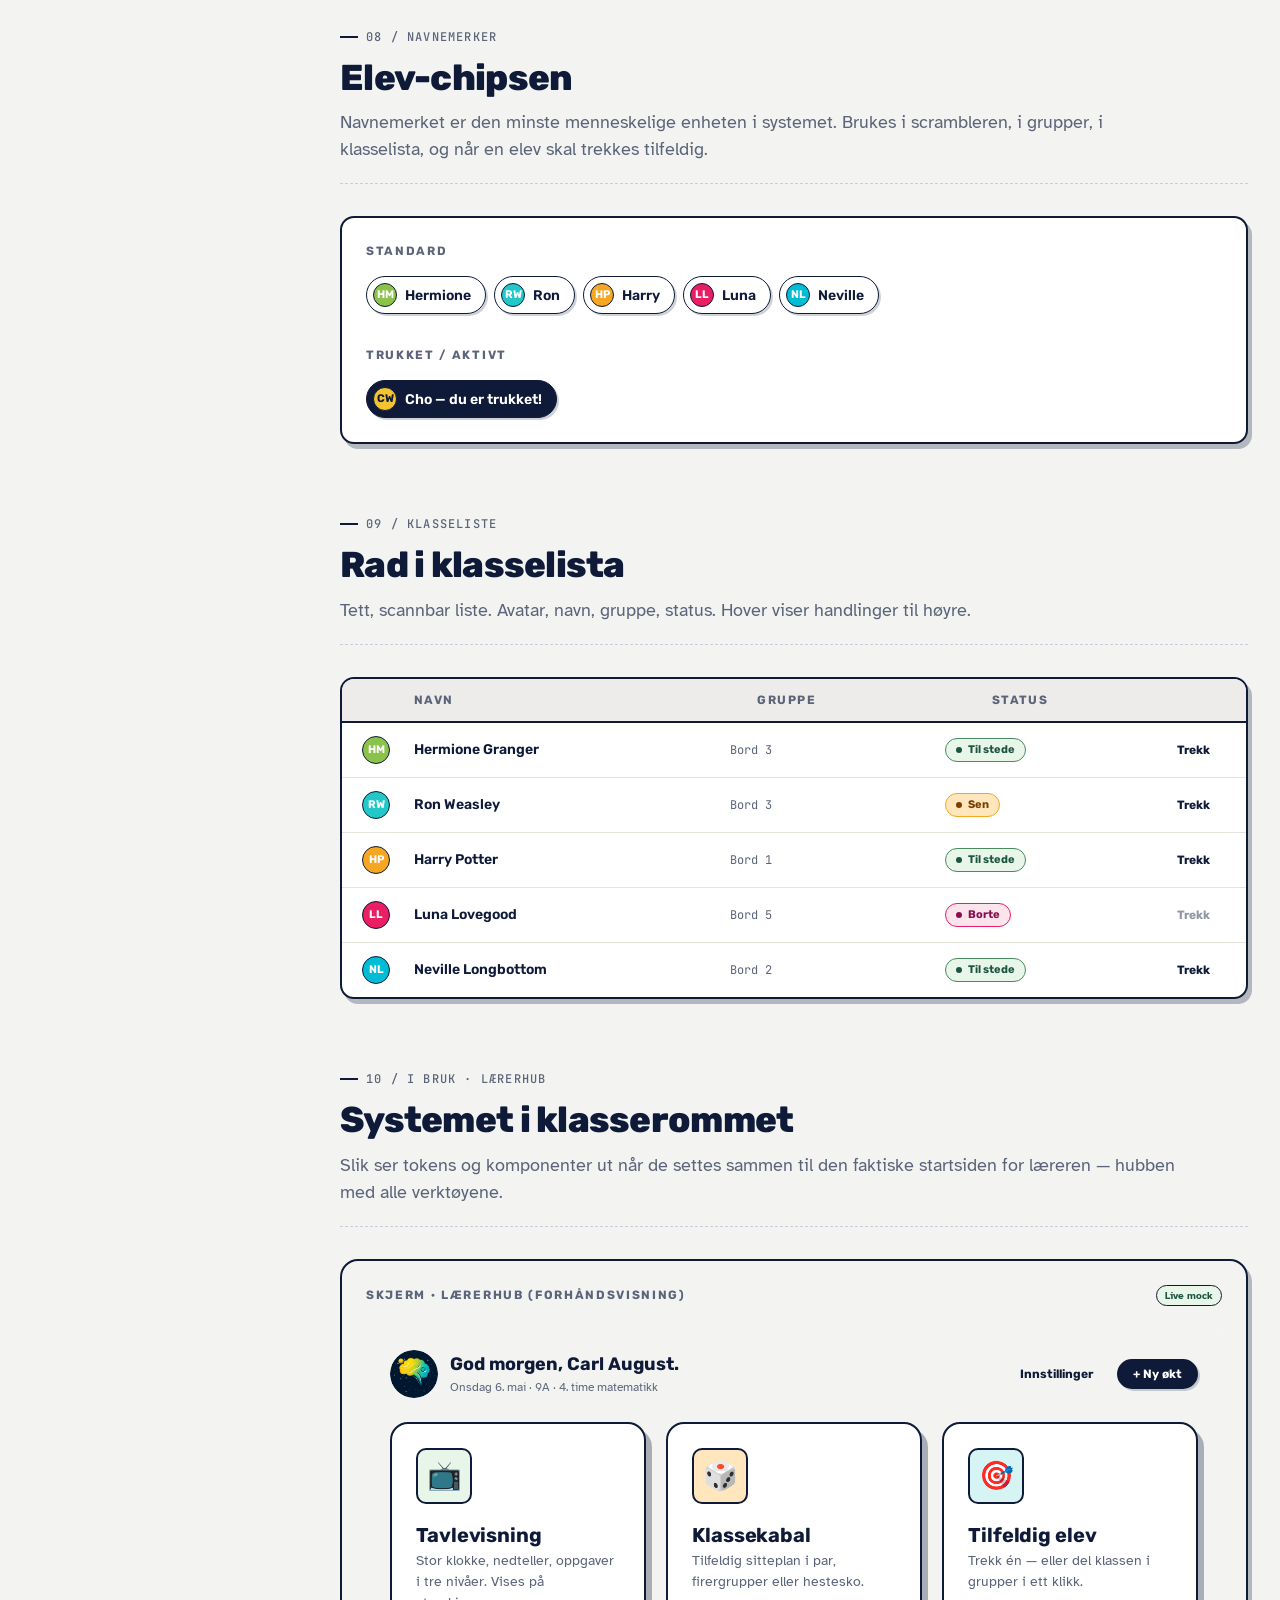
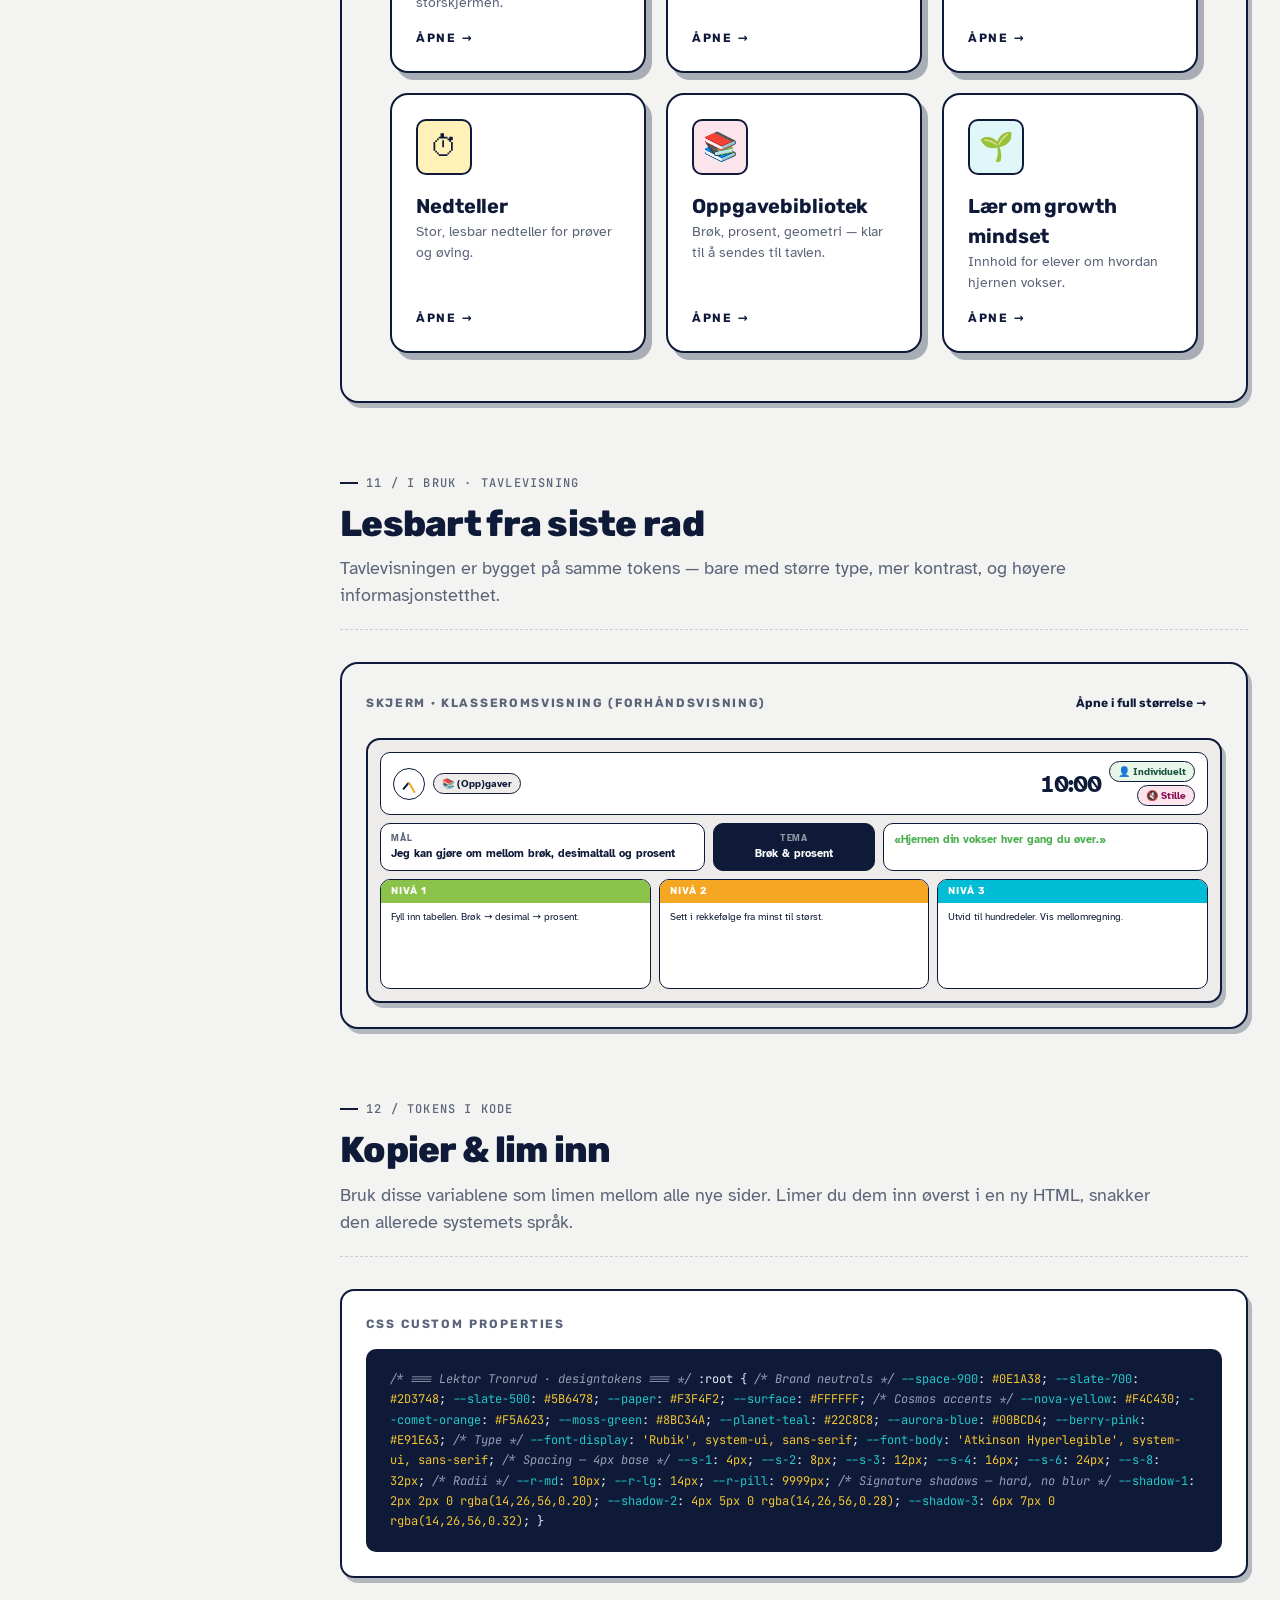
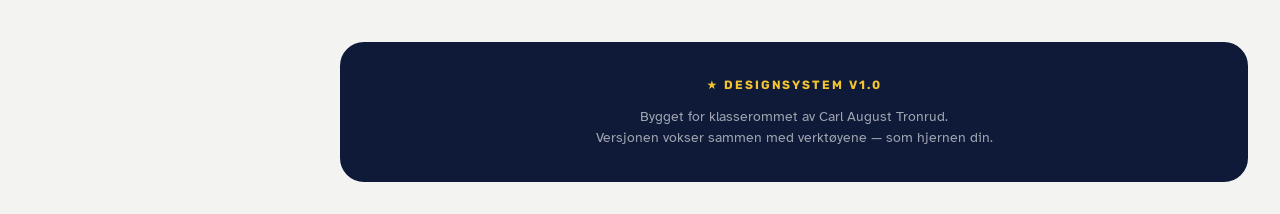
<file: styleguide.html>
<!doctype html>
<html lang="no">
<head>
<meta charset="utf-8" />
<meta name="viewport" content="width=device-width,initial-scale=1" />
<title>Lektor Tronrud — Designsystem</title>
<link rel="icon" type="image/png" href="assets/logo.png" />

<link rel="preconnect" href="https://fonts.googleapis.com">
<link rel="preconnect" href="https://fonts.gstatic.com" crossorigin>
<link href="https://fonts.googleapis.com/css2?family=Rubik:wght@400;500;600;700;800&family=Atkinson+Hyperlegible:ital,wght@0,400;0,700;1,400;1,700&family=JetBrains+Mono:wght@400;500;700&display=swap" rel="stylesheet">

<style>
/* ========================================================================
   TOKENS — the single source of truth
   ======================================================================== */
:root {
  /* ── Brand neutrals ─────────────────────────────────────────── */
  --space-900: #0E1A38;   /* logo deep navy — primary ink + brand */
  --space-800: #1A2440;
  --slate-700: #2D3748;   /* legacy slate (existing tools) */
  --slate-500: #5B6478;
  --slate-300: #94A0B5;
  --slate-200: #C8CFDC;
  --chalk-100: #E6E2DC;   /* warm divider */
  --chalk-50:  #EEECEA;   /* warm cream alias */
  --paper:     #F3F4F2;   /* page background */
  --surface:   #FFFFFF;

  /* ── Accents (pulled from logo + existing tools) ────────────── */
  --nova-yellow: #F4C430;       /* logo yellow → highlights, energy */
  --nova-yellow-soft: #FFF1B8;
  --comet-orange: #F5A623;      /* timer warnings, "nivå 2" */
  --comet-orange-soft: #FFE6BD;
  --moss-green: #8BC34A;         /* "active", success, "nivå 1" */
  --moss-green-deep: #4CAF50;
  --moss-green-soft: #E8F5E9;
  --planet-teal: #22C8C8;        /* primary action, links */
  --planet-teal-deep: #07B3C7;
  --planet-teal-soft: #D6F4F4;
  --aurora-blue: #00BCD4;        /* info, "nivå 3" */
  --aurora-blue-soft: #E0F7FA;
  --berry-pink:  #E91E63;        /* "stille" / quiet warning */
  --berry-pink-soft: #FCE4EC;
  --supernova-red: #E53935;      /* errors, expired timer */
  --supernova-red-soft: #FFE0E0;

  /* ── Typography ─────────────────────────────────────────────── */
  --font-display:  'Rubik', system-ui, sans-serif;
  --font-body:     'Atkinson Hyperlegible', system-ui, sans-serif;
  --font-mono:     'JetBrains Mono', ui-monospace, monospace;

  --fs-12: 0.75rem;
  --fs-14: 0.875rem;
  --fs-16: 1rem;
  --fs-18: 1.125rem;
  --fs-20: 1.25rem;
  --fs-24: 1.5rem;
  --fs-30: 1.875rem;
  --fs-36: 2.25rem;
  --fs-48: 3rem;
  --fs-64: 4rem;
  --fs-96: 6rem;

  --lh-tight:  1.1;
  --lh-snug:   1.25;
  --lh-normal: 1.5;
  --lh-loose:  1.7;

  /* ── Spacing — 4px base ─────────────────────────────────────── */
  --s-0: 0;
  --s-1: 4px;
  --s-2: 8px;
  --s-3: 12px;
  --s-4: 16px;
  --s-5: 20px;
  --s-6: 24px;
  --s-8: 32px;
  --s-10: 40px;
  --s-12: 48px;
  --s-16: 64px;
  --s-20: 80px;
  --s-24: 96px;

  /* ── Radii ──────────────────────────────────────────────────── */
  --r-sm:    6px;
  --r-md:   10px;
  --r-lg:   14px;     /* card default */
  --r-xl:   18px;
  --r-2xl:  24px;
  --r-pill: 9999px;

  /* ── Borders ────────────────────────────────────────────────── */
  --border-w: 2px;
  --border-ink: var(--space-900);

  /* ── Signature shadows — hard offsets, no blur ──────────────── */
  --shadow-1:  2px 2px 0 rgba(14, 26, 56, 0.20);
  --shadow-2:  4px 5px 0 rgba(14, 26, 56, 0.28);
  --shadow-3:  6px 7px 0 rgba(14, 26, 56, 0.32);
  --shadow-4: 10px 10px 0 rgba(14, 26, 56, 0.18);
  --shadow-press: 1px 1px 0 rgba(14, 26, 56, 0.20);

  /* ── Motion ─────────────────────────────────────────────────── */
  --t-fast:  0.12s ease;
  --t-base:  0.2s  ease;
  --t-slow:  0.35s ease;
}

/* ========================================================================
   RESET-ish
   ======================================================================== */
*, *::before, *::after { box-sizing: border-box; margin: 0; padding: 0; }
html { scroll-behavior: smooth; scroll-padding-top: 24px; }
body {
  font-family: var(--font-body);
  font-size: var(--fs-16);
  line-height: var(--lh-normal);
  color: var(--space-900);
  background: var(--paper);
  -webkit-font-smoothing: antialiased;
  text-rendering: optimizeLegibility;
}
img { max-width: 100%; display: block; }
button { font: inherit; cursor: pointer; border: none; background: none; color: inherit; }
code, pre { font-family: var(--font-mono); font-size: 0.92em; }

/* ========================================================================
   PAGE FRAME
   ======================================================================== */
.page {
  display: grid;
  grid-template-columns: 260px 1fr;
  gap: var(--s-12);
  max-width: 1440px;
  margin: 0 auto;
  padding: var(--s-8);
}

/* ── Sidebar nav ──────────────────────────────────────────────── */
.sidenav {
  position: sticky;
  top: var(--s-8);
  align-self: start;
  height: calc(100vh - var(--s-16));
  padding: var(--s-6);
  background: var(--surface);
  border: var(--border-w) solid var(--border-ink);
  border-radius: var(--r-xl);
  box-shadow: var(--shadow-2);
  overflow-y: auto;
}
.sidenav__brand {
  display: flex;
  align-items: center;
  gap: var(--s-3);
  padding-bottom: var(--s-5);
  margin-bottom: var(--s-4);
  border-bottom: 1px solid var(--chalk-100);
}
.sidenav__brand img {
  width: 44px; height: 44px;
  border-radius: var(--r-pill);
}
.sidenav__brand h1 {
  font-family: var(--font-display);
  font-size: var(--fs-16);
  font-weight: 700;
  letter-spacing: -0.01em;
  line-height: 1.15;
}
.sidenav__brand small {
  font-family: var(--font-body);
  font-size: 11px;
  font-weight: 400;
  color: var(--slate-500);
  text-transform: uppercase;
  letter-spacing: 0.12em;
}
.sidenav__group {
  margin-bottom: var(--s-5);
}
.sidenav__title {
  font-family: var(--font-display);
  font-size: 11px;
  font-weight: 700;
  text-transform: uppercase;
  letter-spacing: 0.14em;
  color: var(--slate-500);
  margin-bottom: var(--s-2);
  padding: 0 var(--s-2);
}
.sidenav a {
  display: flex;
  align-items: center;
  gap: var(--s-2);
  padding: var(--s-2) var(--s-3);
  border-radius: var(--r-md);
  font-size: var(--fs-14);
  color: var(--space-900);
  text-decoration: none;
  transition: background var(--t-fast), color var(--t-fast);
}
.sidenav a:hover { background: var(--chalk-50); }
.sidenav a.is-active {
  background: var(--space-900);
  color: var(--surface);
}
.sidenav a .dot {
  width: 6px; height: 6px; border-radius: 50%;
  background: var(--slate-300);
  flex-shrink: 0;
}
.sidenav a.is-active .dot { background: var(--nova-yellow); }

/* ── Main column ──────────────────────────────────────────────── */
.main { min-width: 0; }

/* ========================================================================
   HERO
   ======================================================================== */
.hero {
  position: relative;
  background: var(--space-900);
  color: var(--surface);
  border: var(--border-w) solid var(--border-ink);
  border-radius: var(--r-2xl);
  padding: var(--s-12) var(--s-12) var(--s-10);
  overflow: hidden;
  margin-bottom: var(--s-12);
  box-shadow: var(--shadow-3);
}
.hero__stars {
  position: absolute; inset: 0;
  background-image:
    radial-gradient(1.4px 1.4px at 12% 18%, #fff, transparent),
    radial-gradient(1px 1px at 28% 64%, #fff, transparent),
    radial-gradient(1.6px 1.6px at 44% 32%, #fff, transparent),
    radial-gradient(1px 1px at 62% 12%, #fff, transparent),
    radial-gradient(1.4px 1.4px at 78% 70%, #fff, transparent),
    radial-gradient(1px 1px at 88% 24%, #fff, transparent),
    radial-gradient(1px 1px at 16% 86%, #fff, transparent),
    radial-gradient(1.2px 1.2px at 92% 92%, #fff, transparent),
    radial-gradient(1px 1px at 36% 92%, #fff, transparent),
    radial-gradient(1.4px 1.4px at 70% 48%, #fff, transparent);
  opacity: 0.7;
  pointer-events: none;
}
.hero__inner {
  position: relative;
  display: grid;
  grid-template-columns: 1fr auto;
  gap: var(--s-10);
  align-items: end;
}
.hero__eyebrow {
  font-family: var(--font-display);
  font-size: var(--fs-12);
  font-weight: 700;
  text-transform: uppercase;
  letter-spacing: 0.18em;
  color: var(--nova-yellow);
  margin-bottom: var(--s-4);
}
.hero h2 {
  font-family: var(--font-display);
  font-size: clamp(2.5rem, 5vw, var(--fs-64));
  font-weight: 800;
  line-height: 1;
  letter-spacing: -0.025em;
  margin-bottom: var(--s-5);
}
.hero h2 em {
  font-style: normal;
  background: linear-gradient(95deg, var(--nova-yellow) 0%, var(--moss-green) 50%, var(--planet-teal) 100%);
  -webkit-background-clip: text;
  background-clip: text;
  color: transparent;
}
.hero p {
  font-size: var(--fs-18);
  max-width: 56ch;
  color: rgba(255,255,255,0.75);
  margin-bottom: var(--s-6);
}
.hero__meta {
  display: flex;
  flex-wrap: wrap;
  gap: var(--s-2) var(--s-3);
}
.hero__meta span {
  font-family: var(--font-display);
  font-size: var(--fs-12);
  font-weight: 600;
  padding: 6px 12px;
  border-radius: var(--r-pill);
  background: rgba(255,255,255,0.1);
  border: 1px solid rgba(255,255,255,0.2);
}
.hero__logo {
  width: 168px; height: 168px;
  border-radius: var(--r-pill);
  border: 4px solid rgba(255,255,255,0.18);
}

/* ========================================================================
   SECTIONS
   ======================================================================== */
.section {
  margin-bottom: var(--s-16);
  scroll-margin-top: var(--s-6);
}
.section__head {
  margin-bottom: var(--s-8);
  padding-bottom: var(--s-5);
  border-bottom: 1px dashed var(--slate-200);
}
.section__num {
  display: inline-flex;
  align-items: center;
  gap: var(--s-2);
  font-family: var(--font-mono);
  font-size: var(--fs-12);
  font-weight: 500;
  color: var(--slate-500);
  text-transform: uppercase;
  letter-spacing: 0.1em;
  margin-bottom: var(--s-3);
}
.section__num::before {
  content: ''; width: 18px; height: 2px; background: var(--space-900);
}
.section h3 {
  font-family: var(--font-display);
  font-size: var(--fs-36);
  font-weight: 800;
  line-height: var(--lh-tight);
  letter-spacing: -0.02em;
  margin-bottom: var(--s-3);
}
.section__lede {
  font-size: var(--fs-18);
  color: var(--slate-500);
  max-width: 70ch;
}

.subhead {
  font-family: var(--font-display);
  font-size: var(--fs-12);
  font-weight: 700;
  text-transform: uppercase;
  letter-spacing: 0.14em;
  color: var(--slate-500);
  margin: var(--s-8) 0 var(--s-4);
}

/* ========================================================================
   COLOR — palette grid
   ======================================================================== */
.swatch-grid {
  display: grid;
  grid-template-columns: repeat(auto-fill, minmax(200px, 1fr));
  gap: var(--s-4);
}
.swatch {
  background: var(--surface);
  border: var(--border-w) solid var(--border-ink);
  border-radius: var(--r-lg);
  box-shadow: var(--shadow-2);
  overflow: hidden;
  transition: transform var(--t-fast), box-shadow var(--t-fast);
  cursor: pointer;
}
.swatch:hover {
  transform: translate(-2px,-2px);
  box-shadow: var(--shadow-3);
}
.swatch__chip {
  height: 96px;
  position: relative;
}
.swatch__chip::after {
  content: attr(data-token);
  position: absolute;
  bottom: 8px; left: 10px;
  font-family: var(--font-mono);
  font-size: 10px;
  color: rgba(255,255,255,0.85);
  background: rgba(0,0,0,0.25);
  padding: 2px 6px;
  border-radius: 4px;
  backdrop-filter: blur(2px);
}
.swatch--light .swatch__chip::after {
  color: rgba(14,26,56,0.85);
  background: rgba(255,255,255,0.6);
}
.swatch__body {
  padding: var(--s-3) var(--s-4) var(--s-4);
}
.swatch__name {
  font-family: var(--font-display);
  font-size: var(--fs-14);
  font-weight: 700;
  margin-bottom: 2px;
}
.swatch__hex {
  font-family: var(--font-mono);
  font-size: var(--fs-12);
  color: var(--slate-500);
}
.swatch__use {
  font-size: var(--fs-12);
  color: var(--slate-500);
  margin-top: var(--s-2);
  line-height: 1.4;
}

/* Logo color extraction strip */
.color-extraction {
  display: grid;
  grid-template-columns: 200px 1fr;
  gap: var(--s-6);
  align-items: center;
  background: var(--surface);
  border: var(--border-w) solid var(--border-ink);
  border-radius: var(--r-xl);
  box-shadow: var(--shadow-2);
  padding: var(--s-6);
  margin-bottom: var(--s-8);
}
.color-extraction img { border-radius: var(--r-pill); }
.color-extraction__chips { display: flex; gap: var(--s-3); flex-wrap: wrap; }
.color-extraction__chip {
  display: flex; align-items: center; gap: var(--s-2);
  font-family: var(--font-mono);
  font-size: var(--fs-12);
}
.color-extraction__chip span {
  width: 28px; height: 28px;
  border-radius: var(--r-sm);
  border: 1.5px solid var(--space-900);
  box-shadow: var(--shadow-1);
}
.color-extraction p {
  margin-top: var(--s-3);
  font-size: var(--fs-14);
  color: var(--slate-500);
}

/* ========================================================================
   TYPOGRAPHY
   ======================================================================== */
.type-spec {
  display: grid;
  grid-template-columns: 110px 1fr;
  gap: var(--s-6);
  align-items: baseline;
  padding: var(--s-5) 0;
  border-bottom: 1px dashed var(--slate-200);
}
.type-spec:last-child { border-bottom: 0; }
.type-spec__meta {
  font-family: var(--font-mono);
  font-size: var(--fs-12);
  color: var(--slate-500);
  line-height: 1.5;
}
.type-spec__meta b { color: var(--space-900); }
.type-spec__sample { line-height: var(--lh-tight); }

.t-display-1 { font-family: var(--font-display); font-size: var(--fs-96); font-weight: 800; letter-spacing: -0.03em; line-height: 0.95; }
.t-display-2 { font-family: var(--font-display); font-size: var(--fs-64); font-weight: 800; letter-spacing: -0.025em; line-height: 1; }
.t-h1        { font-family: var(--font-display); font-size: var(--fs-48); font-weight: 800; letter-spacing: -0.02em; line-height: 1.05; }
.t-h2        { font-family: var(--font-display); font-size: var(--fs-36); font-weight: 700; letter-spacing: -0.015em; line-height: 1.1; }
.t-h3        { font-family: var(--font-display); font-size: var(--fs-24); font-weight: 700; line-height: 1.2; }
.t-h4        { font-family: var(--font-display); font-size: var(--fs-20); font-weight: 600; line-height: 1.3; }
.t-body-lg   { font-family: var(--font-body);    font-size: var(--fs-20); font-weight: 400; line-height: 1.55; }
.t-body      { font-family: var(--font-body);    font-size: var(--fs-16); font-weight: 400; line-height: 1.5; }
.t-body-sm   { font-family: var(--font-body);    font-size: var(--fs-14); font-weight: 400; line-height: 1.5; }
.t-eyebrow   { font-family: var(--font-display); font-size: var(--fs-12); font-weight: 700; text-transform: uppercase; letter-spacing: 0.16em; }
.t-mono      { font-family: var(--font-mono);    font-size: var(--fs-14); font-weight: 500; }

/* Font duo card */
.font-duo {
  display: grid;
  grid-template-columns: 1fr 1fr;
  gap: var(--s-4);
}
.font-card {
  background: var(--surface);
  border: var(--border-w) solid var(--border-ink);
  border-radius: var(--r-lg);
  box-shadow: var(--shadow-2);
  padding: var(--s-6);
}
.font-card__role {
  font-family: var(--font-display);
  font-size: var(--fs-12);
  font-weight: 700;
  text-transform: uppercase;
  letter-spacing: 0.14em;
  color: var(--slate-500);
  margin-bottom: var(--s-2);
}
.font-card__name {
  font-size: var(--fs-36);
  font-weight: 800;
  line-height: 1;
  letter-spacing: -0.02em;
  margin-bottom: var(--s-3);
}
.font-card__name.--rubik { font-family: var(--font-display); }
.font-card__name.--ahl   { font-family: var(--font-body); font-weight: 700; }
.font-card__alphabet {
  font-size: var(--fs-20);
  margin-bottom: var(--s-2);
  color: var(--space-900);
}
.font-card__weights {
  font-family: var(--font-mono);
  font-size: var(--fs-12);
  color: var(--slate-500);
  margin-top: var(--s-3);
  padding-top: var(--s-3);
  border-top: 1px dashed var(--slate-200);
}

/* ========================================================================
   SPACING & RADIUS
   ======================================================================== */
.spacing-list {
  display: grid;
  grid-template-columns: 1fr;
  gap: var(--s-2);
}
.spacing-row {
  display: grid;
  grid-template-columns: 80px 80px 1fr;
  align-items: center;
  gap: var(--s-4);
  padding: var(--s-2) var(--s-4);
  background: var(--surface);
  border: 1.5px solid var(--chalk-100);
  border-radius: var(--r-md);
}
.spacing-row__token {
  font-family: var(--font-mono);
  font-size: var(--fs-12);
  font-weight: 500;
}
.spacing-row__value {
  font-family: var(--font-mono);
  font-size: var(--fs-12);
  color: var(--slate-500);
}
.spacing-row__bar {
  height: 14px;
  background: var(--space-900);
  border-radius: 3px;
}

.radius-grid {
  display: grid;
  grid-template-columns: repeat(auto-fill, minmax(140px, 1fr));
  gap: var(--s-4);
}
.radius-card {
  background: var(--surface);
  border: var(--border-w) solid var(--border-ink);
  padding: var(--s-4);
  text-align: center;
  box-shadow: var(--shadow-1);
}
.radius-card__demo {
  height: 70px;
  margin-bottom: var(--s-3);
  background: var(--moss-green-soft);
  border: 1.5px solid var(--moss-green-deep);
}
.radius-card__token {
  font-family: var(--font-mono);
  font-size: var(--fs-12);
  font-weight: 600;
}
.radius-card__value {
  font-family: var(--font-mono);
  font-size: 11px;
  color: var(--slate-500);
}

/* Shadow demo */
.shadow-grid {
  display: grid;
  grid-template-columns: repeat(auto-fill, minmax(170px, 1fr));
  gap: var(--s-6);
  padding: var(--s-6) 0;
}
.shadow-card {
  height: 120px;
  background: var(--surface);
  border: var(--border-w) solid var(--border-ink);
  border-radius: var(--r-lg);
  display: grid;
  place-items: center;
  font-family: var(--font-mono);
  font-size: var(--fs-12);
  font-weight: 600;
  color: var(--space-900);
}

/* ========================================================================
   BUTTONS  ── canonical button system
   ======================================================================== */
.btn {
  display: inline-flex;
  align-items: center;
  justify-content: center;
  gap: var(--s-2);
  font-family: var(--font-display);
  font-size: var(--fs-14);
  font-weight: 700;
  line-height: 1;
  padding: 12px 22px;
  border-radius: var(--r-pill);
  border: var(--border-w) solid var(--border-ink);
  background: var(--surface);
  color: var(--space-900);
  box-shadow: var(--shadow-1);
  transition: transform var(--t-fast), box-shadow var(--t-fast),
              background var(--t-fast), color var(--t-fast);
  text-decoration: none;
  white-space: nowrap;
}
.btn:hover:not(:disabled) {
  transform: translate(-2px,-2px);
  box-shadow: var(--shadow-2);
}
.btn:active:not(:disabled) {
  transform: translate(0,0);
  box-shadow: var(--shadow-press);
}
.btn:focus-visible {
  outline: 3px solid var(--planet-teal);
  outline-offset: 3px;
}
.btn:disabled {
  opacity: 0.45;
  cursor: not-allowed;
  box-shadow: none;
}

/* — Variants — */
.btn--primary {
  background: var(--space-900);
  color: var(--surface);
}
.btn--primary:hover:not(:disabled) { background: var(--slate-700); }

.btn--accent {
  background: var(--comet-orange);
  color: var(--surface);
}
.btn--accent:hover:not(:disabled) { background: #e0941c; }

.btn--success {
  background: var(--moss-green);
  color: var(--surface);
}
.btn--success:hover:not(:disabled) { background: var(--moss-green-deep); }

.btn--info {
  background: var(--planet-teal);
  color: var(--surface);
}
.btn--info:hover:not(:disabled) { background: var(--planet-teal-deep); }

.btn--ghost {
  background: transparent;
  border-color: transparent;
  box-shadow: none;
  color: var(--space-900);
}
.btn--ghost:hover:not(:disabled) {
  background: var(--chalk-50);
  border-color: var(--space-900);
  box-shadow: var(--shadow-1);
}

.btn--danger {
  background: var(--supernova-red);
  color: var(--surface);
}

/* — Sizes — */
.btn--sm { padding: 7px 14px; font-size: var(--fs-12); }
.btn--lg { padding: 16px 30px; font-size: var(--fs-16); }
.btn--xl { padding: 20px 40px; font-size: var(--fs-20); font-style: italic; }

.btn--icon-only { padding: 10px; aspect-ratio: 1; }
.btn--block { display: flex; width: 100%; }

/* Button grid for the demo */
.btn-grid {
  display: grid;
  grid-template-columns: 200px repeat(5, 1fr);
  gap: var(--s-3) var(--s-4);
  align-items: center;
  padding: var(--s-6);
  background: var(--surface);
  border: var(--border-w) solid var(--border-ink);
  border-radius: var(--r-lg);
  box-shadow: var(--shadow-2);
}
.btn-grid__label {
  font-family: var(--font-mono);
  font-size: var(--fs-12);
  font-weight: 600;
  color: var(--slate-500);
}
.btn-grid__head {
  font-family: var(--font-display);
  font-size: var(--fs-12);
  font-weight: 700;
  text-transform: uppercase;
  letter-spacing: 0.12em;
  color: var(--slate-500);
  text-align: center;
}

/* ========================================================================
   TABS
   ======================================================================== */
.tabs {
  display: inline-flex;
  gap: 4px;
  padding: 4px;
  background: var(--chalk-50);
  border: var(--border-w) solid var(--border-ink);
  border-radius: var(--r-pill);
  box-shadow: var(--shadow-1);
}
.tab {
  font-family: var(--font-display);
  font-size: var(--fs-12);
  font-weight: 700;
  padding: 8px 16px;
  border-radius: var(--r-pill);
  color: var(--slate-500);
  transition: all var(--t-fast);
  white-space: nowrap;
}
.tab:hover { color: var(--space-900); }
.tab.is-active {
  background: var(--space-900);
  color: var(--surface);
  box-shadow: var(--shadow-1);
}

/* Underline tabs (alt variant) */
.tabs--underline {
  display: flex;
  gap: var(--s-6);
  border-bottom: var(--border-w) solid var(--space-900);
  padding: 0;
  background: transparent;
  border-radius: 0;
  box-shadow: none;
}
.tabs--underline .tab {
  border-radius: 0;
  background: transparent;
  padding: 12px 0;
  position: relative;
  color: var(--slate-500);
}
.tabs--underline .tab.is-active {
  background: transparent;
  color: var(--space-900);
  box-shadow: none;
}
.tabs--underline .tab.is-active::after {
  content: '';
  position: absolute;
  left: 0; right: 0; bottom: -3px;
  height: 4px;
  background: var(--nova-yellow);
  border-radius: 4px 4px 0 0;
}

/* ========================================================================
   CARDS
   ======================================================================== */
.card {
  background: var(--surface);
  border: var(--border-w) solid var(--border-ink);
  border-radius: var(--r-lg);
  box-shadow: var(--shadow-2);
  padding: var(--s-6);
}
.card--soft {
  border: 1.5px solid var(--chalk-100);
  box-shadow: none;
}
.card--ink {
  background: var(--space-900);
  color: var(--surface);
}
.card--ink h4 { color: var(--surface); }
.card--ink p { color: rgba(255,255,255,0.75); }

.card--accent-top { padding: 0; overflow: hidden; }
.card--accent-top .card__band {
  height: 12px;
  background: var(--moss-green);
}
.card--accent-top .card__inner { padding: var(--s-6); }

.card--task { padding: 0; overflow: hidden; }
.card--task .card__band {
  display: flex;
  align-items: center;
  padding: var(--s-3) var(--s-5);
  background: var(--moss-green);
}
.card--task .card__band-badge {
  font-family: var(--font-display);
  font-size: var(--fs-14);
  font-weight: 700;
  text-transform: uppercase;
  letter-spacing: 0.16em;
  padding: 4px 14px;
  border-radius: var(--r-pill);
  border: 1.5px solid rgba(255,255,255,0.5);
  background: rgba(255,255,255,0.25);
  color: var(--surface);
}
.card--task .card__divider {
  height: 2px;
  background: var(--moss-green);
}
.card--task .card__inner { padding: var(--s-5); }

.card-grid {
  display: grid;
  grid-template-columns: repeat(auto-fill, minmax(260px, 1fr));
  gap: var(--s-5);
}
.card h4 {
  font-family: var(--font-display);
  font-size: var(--fs-20);
  font-weight: 700;
  margin-bottom: var(--s-2);
}
.card p {
  font-size: var(--fs-14);
  color: var(--slate-500);
  line-height: 1.55;
}
.card__eyebrow {
  font-family: var(--font-display);
  font-size: var(--fs-12);
  font-weight: 700;
  text-transform: uppercase;
  letter-spacing: 0.14em;
  color: var(--slate-500);
  margin-bottom: var(--s-2);
}

/* Tool card — for the educator hub previews */
.tool-card {
  position: relative;
  background: var(--surface);
  border: var(--border-w) solid var(--border-ink);
  border-radius: var(--r-xl);
  box-shadow: var(--shadow-3);
  padding: var(--s-6);
  display: flex;
  flex-direction: column;
  gap: var(--s-4);
  transition: transform var(--t-base), box-shadow var(--t-base);
  text-decoration: none;
  color: inherit;
  overflow: hidden;
}
.tool-card:hover {
  transform: translate(-3px,-3px);
  box-shadow: var(--shadow-4);
}
.tool-card__icon {
  width: 56px; height: 56px;
  border-radius: var(--r-md);
  display: grid;
  place-items: center;
  font-size: 28px;
  border: var(--border-w) solid var(--border-ink);
}
.tool-card__icon.--green  { background: var(--moss-green-soft); }
.tool-card__icon.--orange { background: var(--comet-orange-soft); }
.tool-card__icon.--teal   { background: var(--planet-teal-soft); }
.tool-card__icon.--yellow { background: var(--nova-yellow-soft); }
.tool-card__icon.--pink   { background: var(--berry-pink-soft); }
.tool-card__icon.--blue   { background: var(--aurora-blue-soft); }

.tool-card__title {
  font-family: var(--font-display);
  font-size: var(--fs-20);
  font-weight: 700;
  letter-spacing: -0.005em;
}
.tool-card__desc {
  font-size: var(--fs-14);
  color: var(--slate-500);
  line-height: 1.5;
}
.tool-card__cta {
  margin-top: auto;
  font-family: var(--font-display);
  font-size: var(--fs-12);
  font-weight: 700;
  text-transform: uppercase;
  letter-spacing: 0.14em;
  color: var(--space-900);
  display: inline-flex;
  align-items: center;
  gap: 4px;
}

/* ========================================================================
   ROSTER ROW / NAME CHIP
   ======================================================================== */
.chip {
  display: inline-flex;
  align-items: center;
  gap: var(--s-2);
  padding: 6px 14px 6px 6px;
  background: var(--surface);
  border: 1.5px solid var(--space-900);
  border-radius: var(--r-pill);
  font-family: var(--font-display);
  font-size: var(--fs-14);
  font-weight: 600;
  box-shadow: var(--shadow-1);
}
.chip__avatar {
  width: 24px; height: 24px;
  border-radius: var(--r-pill);
  background: var(--moss-green);
  color: var(--surface);
  font-size: 11px;
  font-weight: 700;
  display: grid;
  place-items: center;
  border: 1.5px solid var(--space-900);
}
.chip--solid {
  background: var(--space-900);
  color: var(--surface);
}
.chip--solid .chip__avatar { background: var(--nova-yellow); color: var(--space-900); }

.chip-cluster { display: flex; flex-wrap: wrap; gap: var(--s-2); }

.roster {
  background: var(--surface);
  border: var(--border-w) solid var(--border-ink);
  border-radius: var(--r-lg);
  box-shadow: var(--shadow-2);
  overflow: hidden;
}
.roster__head, .roster__row {
  display: grid;
  grid-template-columns: 36px 1.5fr 1fr 1fr auto;
  gap: var(--s-4);
  align-items: center;
  padding: var(--s-3) var(--s-5);
}
.roster__head {
  background: var(--chalk-50);
  border-bottom: var(--border-w) solid var(--border-ink);
  font-family: var(--font-display);
  font-size: var(--fs-12);
  font-weight: 700;
  text-transform: uppercase;
  letter-spacing: 0.12em;
  color: var(--slate-500);
}
.roster__row {
  border-bottom: 1px solid var(--chalk-100);
  font-size: var(--fs-14);
}
.roster__row:last-child { border-bottom: 0; }
.roster__row:hover { background: var(--chalk-50); }
.roster__avatar {
  width: 28px; height: 28px;
  border-radius: var(--r-pill);
  display: grid;
  place-items: center;
  font-family: var(--font-display);
  font-size: 11px;
  font-weight: 700;
  color: var(--surface);
  border: 1.5px solid var(--space-900);
}
.roster__name {
  font-family: var(--font-display);
  font-weight: 600;
}
.roster__meta { color: var(--slate-500); font-family: var(--font-mono); font-size: var(--fs-12); }
.status-pill {
  display: inline-flex;
  align-items: center;
  gap: 6px;
  padding: 3px 10px;
  border-radius: var(--r-pill);
  font-family: var(--font-display);
  font-size: 11px;
  font-weight: 700;
  border: 1.5px solid currentColor;
}
.status-pill::before {
  content: ''; width: 6px; height: 6px; border-radius: 50%; background: currentColor;
}
.status-pill.--present { color: #1b5540; background: var(--moss-green-soft); border-color: #4a8a5e; }
.status-pill.--late    { color: #7a3e00; background: var(--comet-orange-soft); border-color: var(--comet-orange); }
.status-pill.--absent  { color: #880e4f; background: var(--berry-pink-soft); border-color: var(--berry-pink); }

/* ========================================================================
   CODE BLOCK
   ======================================================================== */
.codeblock {
  position: relative;
  background: var(--space-900);
  color: #E6ECF7;
  border-radius: var(--r-md);
  padding: var(--s-5) var(--s-6);
  font-family: var(--font-mono);
  font-size: var(--fs-12);
  line-height: 1.7;
  overflow-x: auto;
  margin-top: var(--s-4);
}
.codeblock .tk-prop  { color: var(--planet-teal); }
.codeblock .tk-val   { color: var(--nova-yellow); }
.codeblock .tk-com   { color: var(--slate-300); font-style: italic; }

/* ========================================================================
   SHOWCASE — hub preview
   ======================================================================== */
.showcase {
  background: var(--paper);
  border: var(--border-w) solid var(--border-ink);
  border-radius: var(--r-xl);
  padding: var(--s-6);
  box-shadow: var(--shadow-2);
}
.showcase__head {
  display: flex;
  align-items: center;
  justify-content: space-between;
  margin-bottom: var(--s-5);
  flex-wrap: wrap;
  gap: var(--s-3);
}
.showcase__title {
  font-family: var(--font-display);
  font-size: var(--fs-12);
  font-weight: 700;
  text-transform: uppercase;
  letter-spacing: 0.14em;
  color: var(--slate-500);
}

/* Hub mock layout */
.hub {
  background: var(--paper);
  border-radius: var(--r-lg);
  padding: var(--s-6);
}
.hub__top {
  display: flex;
  align-items: center;
  justify-content: space-between;
  margin-bottom: var(--s-6);
  flex-wrap: wrap;
  gap: var(--s-3);
}
.hub__brand {
  display: flex;
  align-items: center;
  gap: var(--s-3);
}
.hub__brand img {
  width: 48px; height: 48px; border-radius: var(--r-pill);
}
.hub__brand-text strong {
  font-family: var(--font-display);
  font-size: var(--fs-18);
  font-weight: 700;
}
.hub__brand-text small {
  font-size: var(--fs-12);
  color: var(--slate-500);
  display: block;
}

/* Whiteboard preview (mini dashboard) */
.whiteboard-mini {
  background: var(--chalk-50);
  border: var(--border-w) solid var(--border-ink);
  border-radius: var(--r-lg);
  box-shadow: var(--shadow-2);
  padding: var(--s-3);
  display: grid;
  gap: var(--s-2);
}
.wbm-row {
  display: grid;
  gap: var(--s-2);
}
.wbm-row.--top {
  grid-template-columns: auto auto 1fr auto auto;
  align-items: center;
  background: var(--surface);
  border: 1.5px solid var(--space-900);
  border-radius: var(--r-md);
  padding: var(--s-2) var(--s-3);
}
.wbm-clock {
  width: 32px; height: 32px;
  border-radius: 50%;
  background: var(--surface);
  border: 1.5px solid var(--space-900);
  position: relative;
}
.wbm-clock::before, .wbm-clock::after {
  content: '';
  position: absolute;
  background: var(--space-900);
  left: 50%; top: 50%;
  transform-origin: 0 0;
  border-radius: 1px;
}
.wbm-clock::before {
  width: 1.5px; height: 9px;
  transform: translate(-1px, -2px) rotate(40deg);
}
.wbm-clock::after {
  width: 1.5px; height: 12px;
  background: var(--comet-orange);
  transform: translate(-1px, -1px) rotate(-30deg);
}
.wbm-timer {
  font-family: var(--font-body);
  font-size: var(--fs-24);
  font-weight: 700;
  font-variant-numeric: tabular-nums;
  letter-spacing: -0.04em;
}
.wbm-mini-pill {
  font-family: var(--font-body);
  font-size: 10px;
  font-weight: 700;
  padding: 2px 8px;
  border-radius: var(--r-pill);
  border: 1.5px solid var(--space-900);
}
.wbm-mini-pill.--green { background: var(--moss-green-soft); color: #1b5540; }
.wbm-mini-pill.--pink  { background: var(--berry-pink-soft);  color: #880e4f; }

.wbm-row.--mid {
  grid-template-columns: 2fr 1fr 2fr;
}
.wbm-mid-card {
  background: var(--surface);
  border: 1.5px solid var(--space-900);
  border-radius: var(--r-md);
  padding: 8px 10px;
  font-size: 11px;
}
.wbm-mid-card.--ink {
  background: var(--space-900);
  color: var(--surface);
  text-align: center;
}
.wbm-mid-card label {
  font-size: 9px;
  text-transform: uppercase;
  letter-spacing: 0.1em;
  color: var(--slate-500);
  font-weight: 700;
  display: block;
}
.wbm-mid-card.--ink label {
  color: rgba(255,255,255,0.55);
}
.wbm-mid-card strong { font-weight: 700; }

.wbm-row.--bot {
  grid-template-columns: 1fr 1fr 1fr;
  min-height: 110px;
}
.wbm-task {
  border: 1.5px solid var(--space-900);
  border-radius: var(--r-md);
  background: var(--surface);
  overflow: hidden;
  display: flex;
  flex-direction: column;
}
.wbm-task__header {
  padding: 4px 10px;
  font-family: var(--font-display);
  font-size: 10px;
  font-weight: 700;
  text-transform: uppercase;
  letter-spacing: 0.1em;
  color: var(--surface);
}
.wbm-task__header.--g { background: var(--moss-green); }
.wbm-task__header.--o { background: var(--comet-orange); }
.wbm-task__header.--b { background: var(--aurora-blue); }
.wbm-task__body {
  padding: 6px 10px;
  font-size: 10px;
  color: var(--space-900);
  line-height: 1.5;
}

/* Footer */
.footer {
  margin-top: var(--s-16);
  padding: var(--s-8) var(--s-6);
  text-align: center;
  background: var(--space-900);
  color: var(--surface);
  border-radius: var(--r-2xl);
  border: var(--border-w) solid var(--border-ink);
}
.footer p { color: rgba(255,255,255,0.6); font-size: var(--fs-14); }
.footer .footer__sig {
  font-family: var(--font-display);
  font-size: var(--fs-12);
  font-weight: 700;
  text-transform: uppercase;
  letter-spacing: 0.16em;
  color: var(--nova-yellow);
  margin-bottom: var(--s-3);
}

/* ========================================================================
   Responsive trim
   ======================================================================== */
@media (max-width: 980px) {
  .page { grid-template-columns: 1fr; padding: var(--s-4); gap: var(--s-6); }
  .sidenav { position: relative; height: auto; max-height: 70vh; top: 0; }
  .hero { padding: var(--s-8) var(--s-6); }
  .hero__inner { grid-template-columns: 1fr; }
  .hero__logo { width: 96px; height: 96px; }
  .btn-grid { grid-template-columns: 1fr; }
  .btn-grid > * { justify-self: start; }
  .btn-grid__head { display: none; }
  .font-duo { grid-template-columns: 1fr; }
  .type-spec { grid-template-columns: 1fr; gap: var(--s-2); }
}
</style>
  <script src="assets/cursor.js" defer></script>
</head>
<body>

<div class="page">

  <!-- ════════════════════════════════════════════════════════════
       SIDEBAR
       ════════════════════════════════════════════════════════════ -->
  <aside class="sidenav">
    <div class="sidenav__brand">
      <img src="assets/logo.png" alt="">
      <div>
        <h1>Lektor Tronrud</h1>
        <small>Designsystem · v1.0</small>
      </div>
    </div>

    <nav>
      <div class="sidenav__group">
        <div class="sidenav__title">Grunnlag</div>
        <a href="#brand"><span class="dot"></span>Merkevare</a>
        <a href="#colors"><span class="dot"></span>Farger</a>
        <a href="#typography"><span class="dot"></span>Typografi</a>
        <a href="#spacing"><span class="dot"></span>Mellomrom &amp; rader</a>
        <a href="#shadows"><span class="dot"></span>Skygger</a>
      </div>
      <div class="sidenav__group">
        <div class="sidenav__title">Komponenter</div>
        <a href="#buttons"><span class="dot"></span>Knapper</a>
        <a href="#tabs"><span class="dot"></span>Faner</a>
        <a href="#cards"><span class="dot"></span>Kort</a>
        <a href="#chips"><span class="dot"></span>Navnemerker</a>
        <a href="#roster"><span class="dot"></span>Klasseliste</a>
      </div>
      <div class="sidenav__group">
        <div class="sidenav__title">I bruk</div>
        <a href="#hub"><span class="dot"></span>Lærerhub</a>
        <a href="#dashboard"><span class="dot"></span>Tavlevisning</a>
        <a href="#tokens"><span class="dot"></span>Tokens (kode)</a>
      </div>
    </nav>
  </aside>

  <!-- ════════════════════════════════════════════════════════════
       MAIN
       ════════════════════════════════════════════════════════════ -->
  <main class="main">

    <!-- ─── HERO ────────────────────────────────────────────── -->
    <header class="hero" id="brand">
      <div class="hero__stars" aria-hidden="true"></div>
      <div class="hero__inner">
        <div>
          <div class="hero__eyebrow">Designsystem · Mai 2026</div>
          <h2>Et univers <em>for nysgjerrige hoder.</em></h2>
          <p>Et levende stilkart for Lektor Tronrud — verktøyene, tavlevisningene, og sidene jeg bygger for elever, lærere og alle som er sultne på å lære. Bygget på det som allerede står sterkt i klasserommet: tydelig typografi, runde kanter og skygger som faller som krittstøv.</p>
          <div class="hero__meta">
            <span>★ Ungdomsskole</span>
            <span>★ Norsk bokmål</span>
            <span>★ Bygget for projektor</span>
            <span>★ Fra barneskole til universitet</span>
          </div>
        </div>
        <img class="hero__logo" src="assets/logo.png" alt="Lektor Tronrud-logo: en fargerik hjerne i verdensrommet.">
      </div>
    </header>

    <!-- ─── COLORS ──────────────────────────────────────────── -->
    <section class="section" id="colors">
      <div class="section__head">
        <div class="section__num">01 / Farger</div>
        <h3>En palett hentet rett ut av logoen</h3>
        <p class="section__lede">Den dype romnatten i logoen er hovedfargen. Den gule stjernen, den grønne planeten og den teale kometen er aksentene som driver klasseromsverktøyene fremover.</p>
      </div>

      <div class="color-extraction">
        <img src="assets/logo.png" alt="">
        <div>
          <div class="color-extraction__chips">
            <div class="color-extraction__chip"><span style="background:#0E1A38"></span>#0E1A38</div>
            <div class="color-extraction__chip"><span style="background:#F4C430"></span></div>
            <div class="color-extraction__chip"><span style="background:#8BC34A"></span>#8BC34A</div>
            <div class="color-extraction__chip"><span style="background:#22C8C8"></span>#22C8C8</div>
            <div class="color-extraction__chip"><span style="background:#F5A623"></span>#F5A623</div>
          </div>
          <p>Hver aksent tar med seg historien fra logoen: stjernen er oransje, planetringen er blå, det grønne i hjernen blir til "Nivå 1", den teale komethalen blir hovedfarge for handling, og den oransje månen blir varslet som ber elevene se opp.</p>
        </div>
      </div>

      <div class="subhead">Merkevare-nøytrale</div>
      <div class="swatch-grid">
        <div class="swatch"><div class="swatch__chip" data-token="--space-900" style="background:#0E1A38"></div><div class="swatch__body"><div class="swatch__name">Space 900</div><div class="swatch__hex">#0E1A38</div><div class="swatch__use">Hovedblekk · kortramme · tavlebakgrunn</div></div></div>
        <div class="swatch"><div class="swatch__chip" data-token="--space-800" style="background:#1A2440"></div><div class="swatch__body"><div class="swatch__name">Space 800</div><div class="swatch__hex">#1A2440</div><div class="swatch__use">Mørke seksjoner · hover-tilstand</div></div></div>
        <div class="swatch"><div class="swatch__chip" data-token="--slate-700" style="background:#2D3748"></div><div class="swatch__body"><div class="swatch__name">Slate 700</div><div class="swatch__hex">#2D3748</div><div class="swatch__use">Eldre tools-alias · sekundær blekk</div></div></div>
        <div class="swatch"><div class="swatch__chip" data-token="--slate-500" style="background:#5B6478"></div><div class="swatch__body"><div class="swatch__name">Slate 500</div><div class="swatch__hex">#5B6478</div><div class="swatch__use">Stille tekst · etiketter</div></div></div>
        <div class="swatch swatch--light"><div class="swatch__chip" data-token="--slate-200" style="background:#C8CFDC"></div><div class="swatch__body"><div class="swatch__name">Slate 200</div><div class="swatch__hex">#C8CFDC</div><div class="swatch__use">Skillelinjer · stiplede streker</div></div></div>
        <div class="swatch swatch--light"><div class="swatch__chip" data-token="--chalk-50" style="background:#EEECEA;border-bottom:1px solid #C8CFDC"></div><div class="swatch__body"><div class="swatch__name">Chalk 50</div><div class="swatch__hex">#EEECEA</div><div class="swatch__use">Varm bakgrunn · seksjon-fyll</div></div></div>
        <div class="swatch swatch--light"><div class="swatch__chip" data-token="--paper" style="background:#F3F4F2;border-bottom:1px solid #C8CFDC"></div><div class="swatch__body"><div class="swatch__name">Paper</div><div class="swatch__hex">#F3F4F2</div><div class="swatch__use">Standard sidebakgrunn</div></div></div>
        <div class="swatch swatch--light"><div class="swatch__chip" data-token="--surface" style="background:#FFFFFF;border-bottom:1px solid #C8CFDC"></div><div class="swatch__body"><div class="swatch__name">Surface</div><div class="swatch__hex">#FFFFFF</div><div class="swatch__use">Kortflater · inputfelt</div></div></div>
      </div>

      <div class="subhead">Aksenter — kosmosserien</div>
      <div class="swatch-grid">
        <div class="swatch"><div class="swatch__chip" data-token="--nova-yellow" style="background:#F4C430"></div><div class="swatch__body"><div class="swatch__name">Nova Yellow</div><div class="swatch__hex">#F4C430</div><div class="swatch__use">Energi · markering · "ny"</div></div></div>
        <div class="swatch"><div class="swatch__chip" data-token="--comet-orange" style="background:#F5A623"></div><div class="swatch__body"><div class="swatch__name">Comet Orange</div><div class="swatch__hex">#F5A623</div><div class="swatch__use">Nivå 2 · varsler · scramble-knapp</div></div></div>
        <div class="swatch"><div class="swatch__chip" data-token="--moss-green" style="background:#8BC34A"></div><div class="swatch__body"><div class="swatch__name">Moss Green</div><div class="swatch__hex">#8BC34A</div><div class="swatch__use">Nivå 1 · suksess · aktiv</div></div></div>
        <div class="swatch"><div class="swatch__chip" data-token="--planet-teal" style="background:#22C8C8"></div><div class="swatch__body"><div class="swatch__name">Planet Teal</div><div class="swatch__hex">#22C8C8</div><div class="swatch__use">Hovedhandling · lenker · eksport</div></div></div>
        <div class="swatch"><div class="swatch__chip" data-token="--aurora-blue" style="background:#00BCD4"></div><div class="swatch__body"><div class="swatch__name">Aurora Blue</div><div class="swatch__hex">#00BCD4</div><div class="swatch__use">Nivå 3 · informasjon</div></div></div>
        <div class="swatch"><div class="swatch__chip" data-token="--berry-pink" style="background:#E91E63"></div><div class="swatch__body"><div class="swatch__name">Berry Pink</div><div class="swatch__hex">#E91E63</div><div class="swatch__use">Stille-modus · forsiktig</div></div></div>
        <div class="swatch"><div class="swatch__chip" data-token="--supernova-red" style="background:#E53935"></div><div class="swatch__body"><div class="swatch__name">Supernova Red</div><div class="swatch__hex">#E53935</div><div class="swatch__use">Feil · utløpt nedteller</div></div></div>
      </div>

      <div class="subhead">Myke aksent-bakgrunner (10 % toner)</div>
      <div class="swatch-grid">
        <div class="swatch swatch--light"><div class="swatch__chip" data-token="--nova-yellow-soft" style="background:#FFF1B8;border-bottom:1px solid #C8CFDC"></div><div class="swatch__body"><div class="swatch__name">Nova soft</div><div class="swatch__hex">#FFF1B8</div></div></div>
        <div class="swatch swatch--light"><div class="swatch__chip" data-token="--comet-orange-soft" style="background:#FFE6BD;border-bottom:1px solid #C8CFDC"></div><div class="swatch__body"><div class="swatch__name">Comet soft</div><div class="swatch__hex">#FFE6BD</div></div></div>
        <div class="swatch swatch--light"><div class="swatch__chip" data-token="--moss-green-soft" style="background:#E8F5E9;border-bottom:1px solid #C8CFDC"></div><div class="swatch__body"><div class="swatch__name">Moss soft</div><div class="swatch__hex">#E8F5E9</div></div></div>
        <div class="swatch swatch--light"><div class="swatch__chip" data-token="--planet-teal-soft" style="background:#D6F4F4;border-bottom:1px solid #C8CFDC"></div><div class="swatch__body"><div class="swatch__name">Teal soft</div><div class="swatch__hex">#D6F4F4</div></div></div>
        <div class="swatch swatch--light"><div class="swatch__chip" data-token="--aurora-blue-soft" style="background:#E0F7FA;border-bottom:1px solid #C8CFDC"></div><div class="swatch__body"><div class="swatch__name">Aurora soft</div><div class="swatch__hex">#E0F7FA</div></div></div>
        <div class="swatch swatch--light"><div class="swatch__chip" data-token="--berry-pink-soft" style="background:#FCE4EC;border-bottom:1px solid #C8CFDC"></div><div class="swatch__body"><div class="swatch__name">Berry soft</div><div class="swatch__hex">#FCE4EC</div></div></div>
      </div>
    </section>

    <!-- ─── TYPOGRAPHY ──────────────────────────────────────── -->
    <section class="section" id="typography">
      <div class="section__head">
        <div class="section__num">02 / Typografi</div>
        <h3>To skrifter, én stemme</h3>
        <p class="section__lede">Rubik gir overskriftene karakter — geometriske former med små karakterfulle detaljer. Atkinson Hyperlegible ble laget for synshemmede, og er derfor det beste vi har til å lese fra siste rad i klasserommet.</p>
      </div>

      <div class="font-duo">
        <div class="font-card">
          <div class="font-card__role">Display · Overskrifter</div>
          <div class="font-card__name --rubik">Rubik</div>
          <div class="font-card__alphabet" style="font-family:var(--font-display);">AaBbCcDdÆØÅ 0123 ?!æøå</div>
          <div class="font-card__weights">Vekter: 400 · 500 · 600 · 700 · <b style="color:var(--space-900)">800</b></div>
        </div>
        <div class="font-card">
          <div class="font-card__role">Body · All brødtekst</div>
          <div class="font-card__name --ahl">Atkinson<br>Hyperlegible</div>
          <div class="font-card__alphabet" style="font-family:var(--font-body);">AaBbCcDdÆØÅ 0123 ?!æøå</div>
          <div class="font-card__weights">Vekter: 400 · 400 italic · 700 · 700 italic</div>
        </div>
      </div>

      <div class="subhead">Type-skala</div>

      <div class="type-spec">
        <div class="type-spec__meta"><b>Display 1</b><br>Rubik 800 / 96px<br>Tracking −3 %</div>
        <div class="type-spec__sample t-display-1">10:00</div>
      </div>
      <div class="type-spec">
        <div class="type-spec__meta"><b>Display 2</b><br>Rubik 800 / 64px</div>
        <div class="type-spec__sample t-display-2">Et univers for nysgjerrige</div>
      </div>
      <div class="type-spec">
        <div class="type-spec__meta"><b>H1</b><br>Rubik 800 / 48px</div>
        <div class="type-spec__sample t-h1">Brøk, desimaltall og prosent</div>
      </div>
      <div class="type-spec">
        <div class="type-spec__meta"><b>H2</b><br>Rubik 700 / 36px</div>
        <div class="type-spec__sample t-h2">Klasseromsverktøy</div>
      </div>
      <div class="type-spec">
        <div class="type-spec__meta"><b>H3</b><br>Rubik 700 / 24px</div>
        <div class="type-spec__sample t-h3">Dagens læringsmål</div>
      </div>
      <div class="type-spec">
        <div class="type-spec__meta"><b>H4</b><br>Rubik 600 / 20px</div>
        <div class="type-spec__sample t-h4">Velg en oppgave</div>
      </div>
      <div class="type-spec">
        <div class="type-spec__meta"><b>Body L</b><br>Atkinson 400 / 20px</div>
        <div class="type-spec__sample t-body-lg">Hjernen din vokser hver gang du øver. Feil er ikke fiasko — feil er læring som ennå ikke er ferdig.</div>
      </div>
      <div class="type-spec">
        <div class="type-spec__meta"><b>Body</b><br>Atkinson 400 / 16px</div>
        <div class="type-spec__sample t-body">Standard brødtekst for grensesnitt og lengre instruksjoner. Setningene puster, linjehøyden er 1.5, og tegnsettet er optimalisert for skjerm.</div>
      </div>
      <div class="type-spec">
        <div class="type-spec__meta"><b>Body S</b><br>Atkinson 400 / 14px</div>
        <div class="type-spec__sample t-body-sm">Brukes til hjelpetekst, bildetekst og tabellinnhold der plass er knapp.</div>
      </div>
      <div class="type-spec">
        <div class="type-spec__meta"><b>Eyebrow</b><br>Rubik 700 / 12px<br>Tracking +16 %</div>
        <div class="type-spec__sample t-eyebrow">Nivå 1 · Oppgavesett</div>
      </div>
      <div class="type-spec">
        <div class="type-spec__meta"><b>Mono</b><br>JetBrains 500 / 14px</div>
        <div class="type-spec__sample t-mono">--space-900: #0E1A38;</div>
      </div>
    </section>

    <!-- ─── SPACING & RADIUS ────────────────────────────────── -->
    <section class="section" id="spacing">
      <div class="section__head">
        <div class="section__num">03 / Mellomrom &amp; radier</div>
        <h3>Et 4-pikslers gitter</h3>
        <p class="section__lede">Alle mellomrom er multipler av 4 piksler. Bruk de små for elementer som hører tett sammen, de store for å gi seksjoner luft.</p>
      </div>

      <div class="spacing-list">
        <div class="spacing-row"><span class="spacing-row__token">--s-1</span><span class="spacing-row__value">4 px</span><div class="spacing-row__bar" style="width:4px"></div></div>
        <div class="spacing-row"><span class="spacing-row__token">--s-2</span><span class="spacing-row__value">8 px</span><div class="spacing-row__bar" style="width:8px"></div></div>
        <div class="spacing-row"><span class="spacing-row__token">--s-3</span><span class="spacing-row__value">12 px</span><div class="spacing-row__bar" style="width:12px"></div></div>
        <div class="spacing-row"><span class="spacing-row__token">--s-4</span><span class="spacing-row__value">16 px</span><div class="spacing-row__bar" style="width:16px"></div></div>
        <div class="spacing-row"><span class="spacing-row__token">--s-5</span><span class="spacing-row__value">20 px</span><div class="spacing-row__bar" style="width:20px"></div></div>
        <div class="spacing-row"><span class="spacing-row__token">--s-6</span><span class="spacing-row__value">24 px</span><div class="spacing-row__bar" style="width:24px"></div></div>
        <div class="spacing-row"><span class="spacing-row__token">--s-8</span><span class="spacing-row__value">32 px</span><div class="spacing-row__bar" style="width:32px"></div></div>
        <div class="spacing-row"><span class="spacing-row__token">--s-10</span><span class="spacing-row__value">40 px</span><div class="spacing-row__bar" style="width:40px"></div></div>
        <div class="spacing-row"><span class="spacing-row__token">--s-12</span><span class="spacing-row__value">48 px</span><div class="spacing-row__bar" style="width:48px"></div></div>
        <div class="spacing-row"><span class="spacing-row__token">--s-16</span><span class="spacing-row__value">64 px</span><div class="spacing-row__bar" style="width:64px"></div></div>
        <div class="spacing-row"><span class="spacing-row__token">--s-20</span><span class="spacing-row__value">80 px</span><div class="spacing-row__bar" style="width:80px"></div></div>
        <div class="spacing-row"><span class="spacing-row__token">--s-24</span><span class="spacing-row__value">96 px</span><div class="spacing-row__bar" style="width:96px"></div></div>
      </div>

      <div class="subhead">Hjørneradier</div>
      <div class="radius-grid">
        <div class="radius-card"><div class="radius-card__demo" style="border-radius:6px"></div><div class="radius-card__token">--r-sm</div><div class="radius-card__value">6 px</div></div>
        <div class="radius-card"><div class="radius-card__demo" style="border-radius:10px"></div><div class="radius-card__token">--r-md</div><div class="radius-card__value">10 px</div></div>
        <div class="radius-card"><div class="radius-card__demo" style="border-radius:14px"></div><div class="radius-card__token">--r-lg</div><div class="radius-card__value">14 px · standard kort</div></div>
        <div class="radius-card"><div class="radius-card__demo" style="border-radius:18px"></div><div class="radius-card__token">--r-xl</div><div class="radius-card__value">18 px</div></div>
        <div class="radius-card"><div class="radius-card__demo" style="border-radius:24px"></div><div class="radius-card__token">--r-2xl</div><div class="radius-card__value">24 px · helt-ut-kort</div></div>
        <div class="radius-card"><div class="radius-card__demo" style="border-radius:9999px"></div><div class="radius-card__token">--r-pill</div><div class="radius-card__value">∞ · pille &amp; chip</div></div>
      </div>
    </section>

    <!-- ─── SHADOWS ─────────────────────────────────────────── -->
    <section class="section" id="shadows">
      <div class="section__head">
        <div class="section__num">04 / Skygger</div>
        <h3>Krittstøv, ikke bokeh</h3>
        <p class="section__lede">Skyggene har null blur. De faller som krittstøv ned-og-til-høyre, som om kortene er klippet ut og limt på papir. Ingen myke gradienter, ingen Apple-aktige glow.</p>
      </div>

      <div class="shadow-grid">
        <div class="shadow-card" style="box-shadow:var(--shadow-1)">--shadow-1</div>
        <div class="shadow-card" style="box-shadow:var(--shadow-2)">--shadow-2</div>
        <div class="shadow-card" style="box-shadow:var(--shadow-3)">--shadow-3</div>
        <div class="shadow-card" style="box-shadow:var(--shadow-4)">--shadow-4</div>
      </div>
    </section>

    <!-- ─── BUTTONS ─────────────────────────────────────────── -->
    <section class="section" id="buttons">
      <div class="section__head">
        <div class="section__num">05 / Knapper</div>
        <h3>Alle tilstander, alle størrelser</h3>
        <p class="section__lede">Hver knapp har en kant, en hard skygge, og en bevegelse oppover-til-venstre på hover. Trykker du, klapper den ned mot papiret.</p>
      </div>

      <div class="btn-grid">
        <div></div>
        <div class="btn-grid__head">Default</div>
        <div class="btn-grid__head">Hover</div>
        <div class="btn-grid__head">Pressed</div>
        <div class="btn-grid__head">Focus</div>
        <div class="btn-grid__head">Disabled</div>

        <div class="btn-grid__label">.btn (standard)</div>
        <button class="btn">Lukk</button>
        <button class="btn" style="transform:translate(-2px,-2px);box-shadow:var(--shadow-2)">Lukk</button>
        <button class="btn" style="transform:translate(0,0);box-shadow:var(--shadow-press)">Lukk</button>
        <button class="btn" style="outline:3px solid var(--planet-teal);outline-offset:3px">Lukk</button>
        <button class="btn" disabled>Lukk</button>

        <div class="btn-grid__label">.btn--primary</div>
        <button class="btn btn--primary">Lagre</button>
        <button class="btn btn--primary" style="background:var(--slate-700);transform:translate(-2px,-2px);box-shadow:var(--shadow-2)">Lagre</button>
        <button class="btn btn--primary" style="transform:translate(0,0);box-shadow:var(--shadow-press)">Lagre</button>
        <button class="btn btn--primary" style="outline:3px solid var(--planet-teal);outline-offset:3px">Lagre</button>
        <button class="btn btn--primary" disabled>Lagre</button>

        <div class="btn-grid__label">.btn--accent</div>
        <button class="btn btn--accent">Scramble!</button>
        <button class="btn btn--accent" style="background:#e0941c;transform:translate(-2px,-2px);box-shadow:var(--shadow-2)">Scramble!</button>
        <button class="btn btn--accent" style="transform:translate(0,0);box-shadow:var(--shadow-press)">Scramble!</button>
        <button class="btn btn--accent" style="outline:3px solid var(--planet-teal);outline-offset:3px">Scramble!</button>
        <button class="btn btn--accent" disabled>Scramble!</button>

        <div class="btn-grid__label">.btn--success</div>
        <button class="btn btn--success">▶ Start</button>
        <button class="btn btn--success" style="background:var(--moss-green-deep);transform:translate(-2px,-2px);box-shadow:var(--shadow-2)">▶ Start</button>
        <button class="btn btn--success" style="transform:translate(0,0);box-shadow:var(--shadow-press)">▶ Start</button>
        <button class="btn btn--success" style="outline:3px solid var(--planet-teal);outline-offset:3px">▶ Start</button>
        <button class="btn btn--success" disabled>▶ Start</button>

        <div class="btn-grid__label">.btn--info</div>
        <button class="btn btn--info">Eksport</button>
        <button class="btn btn--info" style="background:var(--planet-teal-deep);transform:translate(-2px,-2px);box-shadow:var(--shadow-2)">Eksport</button>
        <button class="btn btn--info" style="transform:translate(0,0);box-shadow:var(--shadow-press)">Eksport</button>
        <button class="btn btn--info" style="outline:3px solid var(--planet-teal);outline-offset:3px">Eksport</button>
        <button class="btn btn--info" disabled>Eksport</button>

        <div class="btn-grid__label">.btn--ghost</div>
        <button class="btn btn--ghost">Avbryt</button>
        <button class="btn btn--ghost" style="background:var(--chalk-50);border-color:var(--space-900);box-shadow:var(--shadow-1)">Avbryt</button>
        <button class="btn btn--ghost" style="background:var(--chalk-50);border-color:var(--space-900);box-shadow:var(--shadow-press);transform:translate(0,0)">Avbryt</button>
        <button class="btn btn--ghost" style="outline:3px solid var(--planet-teal);outline-offset:3px">Avbryt</button>
        <button class="btn btn--ghost" disabled>Avbryt</button>
      </div>

      <div class="subhead">Størrelser</div>
      <div class="card" style="display:flex;align-items:center;gap:var(--s-4);flex-wrap:wrap;">
        <button class="btn btn--primary btn--sm">Small</button>
        <button class="btn btn--primary">Medium · standard</button>
        <button class="btn btn--primary btn--lg">Large</button>
        <button class="btn btn--accent btn--xl">XL · Scramble!</button>
        <button class="btn btn--ghost btn--icon-only" title="Nytt sitat">↻</button>
      </div>

      <p style="margin-top:var(--s-4);color:var(--slate-500);font-size:var(--fs-14);">
        <b style="color:var(--space-900);">Bruk:</b> primary for hovedhandling per skjerm, accent (oransje) til den ene store CTA-en (Scramble!), success til timer-start og bekreftelser, info (teal) til eksport og lenker, ghost til sekundære handlinger.
      </p>
    </section>

    <!-- ─── TABS ────────────────────────────────────────────── -->
    <section class="section" id="tabs">
      <div class="section__head">
        <div class="section__num">06 / Faner</div>
        <h3>To stilarter, samme rolle</h3>
        <p class="section__lede">Pille-fanene brukes til modus-velgere på tavlevisningen. Understreks-fanene brukes på lengre sider der innhold byttes ut.</p>
      </div>

      <div class="card">
        <div class="t-eyebrow" style="margin-bottom:var(--s-3);color:var(--slate-500);">Pille-fane &middot; .tabs</div>
        <div class="tabs" id="demo-tabs-pill">
          <button class="tab is-active">👤 Individuelt</button>
          <button class="tab">👥 Par</button>
          <button class="tab">🙌 Gruppe</button>
        </div>

        <div style="height:var(--s-8)"></div>

        <div class="t-eyebrow" style="margin-bottom:var(--s-3);color:var(--slate-500);">Understreks-fane &middot; .tabs--underline</div>
        <div class="tabs tabs--underline" id="demo-tabs-underline">
          <button class="tab is-active">Oppgavebibliotek</button>
          <button class="tab">Klasseliste</button>
          <button class="tab">Innstillinger</button>
        </div>
      </div>
    </section>

    <!-- ─── CARDS ───────────────────────────────────────────── -->
    <section class="section" id="cards">
      <div class="section__head">
        <div class="section__num">07 / Kort</div>
        <h3>Seks varianter, ett DNA</h3>
        <p class="section__lede">Alle kort har den samme harde skyggen og 2-piksels kanten. Det er innholdet som varierer — ikke beholderen.</p>
      </div>

      <div class="card-grid">
        <div class="card">
          <div class="card__eyebrow">.card &middot; standard</div>
          <h4>Standard kort</h4>
          <p>Hverdagskortet. Hvit flate, 2px kant, hard skygge. 80 % av alt på sidene mine bor i dette kortet.</p>
        </div>

        <div class="card card--soft">
          <div class="card__eyebrow">.card.--soft</div>
          <h4>Mykt kort</h4>
          <p>Tynnere ramme, ingen skygge. For lister og innhold som ikke skal hoppe ut av siden.</p>
        </div>

        <div class="card card--ink">
          <div class="card__eyebrow" style="color:var(--nova-yellow);">.card.--ink</div>
          <h4>Blekk-kort</h4>
          <p>Mørk variant for nøkkelinformasjon — som tema-kortet på tavlen, eller hero-seksjoner.</p>
        </div>

        <div class="card card--accent-top">
          <div class="card__band" style="background:var(--moss-green);"></div>
          <div class="card__inner">
            <div class="card__eyebrow">.card.--accent-top</div>
            <h4>Topp-aksent</h4>
            <p>Fargekoder kortet uten å fylle hele bakgrunnen. Brukes til tema-grupperinger.</p>
          </div>
        </div>

        <div class="card card--task">
          <div class="card__band">
            <span class="card__band-badge">Nivå 1</span>
          </div>
          <div class="card__divider"></div>
          <div class="card__inner">
            <div class="card__eyebrow">.card.--task</div>
            <h4>Oppgavekort</h4>
            <p>Tavlevariant. Fargebånd på toppen + tilhørende skillelinje. Brukes på Klasseromsvisning.</p>
          </div>
        </div>

        <div class="card card--task">
          <div class="card__band" style="background:var(--comet-orange);">
            <span class="card__band-badge">Nivå 2</span>
          </div>
          <div class="card__divider" style="background:var(--comet-orange);"></div>
          <div class="card__inner">
            <h4 style="margin-bottom:var(--s-2);">Oppgavekort &middot; oransje</h4>
            <p>Samme komponent, andre token. Bytt fargen for å markere mellomnivå.</p>
          </div>
        </div>
      </div>
    </section>

    <!-- ─── CHIPS ───────────────────────────────────────────── -->
    <section class="section" id="chips">
      <div class="section__head">
        <div class="section__num">08 / Navnemerker</div>
        <h3>Elev-chipsen</h3>
        <p class="section__lede">Navnemerket er den minste menneskelige enheten i systemet. Brukes i scrambleren, i grupper, i klasselista, og når en elev skal trekkes tilfeldig.</p>
      </div>

      <div class="card">
        <div class="subhead" style="margin-top:0;">Standard</div>
        <div class="chip-cluster">
          <span class="chip"><span class="chip__avatar">HM</span>Hermione</span>
          <span class="chip"><span class="chip__avatar" style="background:var(--planet-teal);">RW</span>Ron</span>
          <span class="chip"><span class="chip__avatar" style="background:var(--comet-orange);">HP</span>Harry</span>
          <span class="chip"><span class="chip__avatar" style="background:var(--berry-pink);">LL</span>Luna</span>
          <span class="chip"><span class="chip__avatar" style="background:var(--aurora-blue);">NL</span>Neville</span>
        </div>

        <div class="subhead">Trukket / aktivt</div>
        <div class="chip-cluster">
          <span class="chip chip--solid"><span class="chip__avatar">CW</span>Cho — du er trukket!</span>
        </div>
      </div>
    </section>

    <!-- ─── ROSTER ──────────────────────────────────────────── -->
    <section class="section" id="roster">
      <div class="section__head">
        <div class="section__num">09 / Klasseliste</div>
        <h3>Rad i klasselista</h3>
        <p class="section__lede">Tett, scannbar liste. Avatar, navn, gruppe, status. Hover viser handlinger til høyre.</p>
      </div>

      <div class="roster">
        <div class="roster__head">
          <div></div>
          <div>Navn</div>
          <div>Gruppe</div>
          <div>Status</div>
          <div></div>
        </div>
        <div class="roster__row">
          <div class="roster__avatar" style="background:var(--moss-green);">HM</div>
          <div class="roster__name">Hermione Granger</div>
          <div class="roster__meta">Bord 3</div>
          <div><span class="status-pill --present">Til stede</span></div>
          <div><button class="btn btn--ghost btn--sm">Trekk</button></div>
        </div>
        <div class="roster__row">
          <div class="roster__avatar" style="background:var(--planet-teal);">RW</div>
          <div class="roster__name">Ron Weasley</div>
          <div class="roster__meta">Bord 3</div>
          <div><span class="status-pill --late">Sen</span></div>
          <div><button class="btn btn--ghost btn--sm">Trekk</button></div>
        </div>
        <div class="roster__row">
          <div class="roster__avatar" style="background:var(--comet-orange);">HP</div>
          <div class="roster__name">Harry Potter</div>
          <div class="roster__meta">Bord 1</div>
          <div><span class="status-pill --present">Til stede</span></div>
          <div><button class="btn btn--ghost btn--sm">Trekk</button></div>
        </div>
        <div class="roster__row">
          <div class="roster__avatar" style="background:var(--berry-pink);">LL</div>
          <div class="roster__name">Luna Lovegood</div>
          <div class="roster__meta">Bord 5</div>
          <div><span class="status-pill --absent">Borte</span></div>
          <div><button class="btn btn--ghost btn--sm" disabled>Trekk</button></div>
        </div>
        <div class="roster__row">
          <div class="roster__avatar" style="background:var(--aurora-blue);">NL</div>
          <div class="roster__name">Neville Longbottom</div>
          <div class="roster__meta">Bord 2</div>
          <div><span class="status-pill --present">Til stede</span></div>
          <div><button class="btn btn--ghost btn--sm">Trekk</button></div>
        </div>
      </div>
    </section>

    <!-- ─── HUB MOCK ────────────────────────────────────────── -->
    <section class="section" id="hub">
      <div class="section__head">
        <div class="section__num">10 / I bruk &middot; Lærerhub</div>
        <h3>Systemet i klasserommet</h3>
        <p class="section__lede">Slik ser tokens og komponenter ut når de settes sammen til den faktiske startsiden for læreren — hubben med alle verktøyene.</p>
      </div>

      <div class="showcase">
        <div class="showcase__head">
          <div class="showcase__title">Skjerm &middot; Lærerhub (forhåndsvisning)</div>
          <div style="display:flex;gap:var(--s-2);"><span class="wbm-mini-pill --green">Live mock</span></div>
        </div>

        <div class="hub">
          <div class="hub__top">
            <div class="hub__brand">
              <img src="assets/logo.png" alt="">
              <div class="hub__brand-text">
                <strong>God morgen, Carl August.</strong>
                <small>Onsdag 6. mai · 9A · 4. time matematikk</small>
              </div>
            </div>
            <div style="display:flex;gap:var(--s-2);">
              <button class="btn btn--ghost btn--sm">Innstillinger</button>
              <button class="btn btn--primary btn--sm">+ Ny økt</button>
            </div>
          </div>

          <div class="card-grid" style="grid-template-columns:repeat(auto-fill,minmax(220px,1fr));">

            <a class="tool-card" href="tools/klasseromsvisning.html">
              <div class="tool-card__icon --green">📺</div>
              <div>
                <div class="tool-card__title">Tavlevisning</div>
                <div class="tool-card__desc">Stor klokke, nedteller, oppgaver i tre nivåer. Vises på storskjermen.</div>
              </div>
              <div class="tool-card__cta">Åpne →</div>
            </a>

            <a class="tool-card" href="tools/scramble-source.html">
              <div class="tool-card__icon --orange">🎲</div>
              <div>
                <div class="tool-card__title">Klassekabal</div>
                <div class="tool-card__desc">Tilfeldig sitteplan i par, firergrupper eller hestesko.</div>
              </div>
              <div class="tool-card__cta">Åpne →</div>
            </a>

            <a class="tool-card" href="#">
              <div class="tool-card__icon --teal">🎯</div>
              <div>
                <div class="tool-card__title">Tilfeldig elev</div>
                <div class="tool-card__desc">Trekk én — eller del klassen i grupper i ett klikk.</div>
              </div>
              <div class="tool-card__cta">Åpne →</div>
            </a>

            <a class="tool-card" href="#">
              <div class="tool-card__icon --yellow">⏱</div>
              <div>
                <div class="tool-card__title">Nedteller</div>
                <div class="tool-card__desc">Stor, lesbar nedteller for prøver og øving.</div>
              </div>
              <div class="tool-card__cta">Åpne →</div>
            </a>

            <a class="tool-card" href="#">
              <div class="tool-card__icon --pink">📚</div>
              <div>
                <div class="tool-card__title">Oppgavebibliotek</div>
                <div class="tool-card__desc">Brøk, prosent, geometri — klar til å sendes til tavlen.</div>
              </div>
              <div class="tool-card__cta">Åpne →</div>
            </a>

            <a class="tool-card" href="#">
              <div class="tool-card__icon --blue">🌱</div>
              <div>
                <div class="tool-card__title">Lær om growth mindset</div>
                <div class="tool-card__desc">Innhold for elever om hvordan hjernen vokser.</div>
              </div>
              <div class="tool-card__cta">Åpne →</div>
            </a>

          </div>
        </div>
      </div>
    </section>

    <!-- ─── DASHBOARD MOCK ──────────────────────────────────── -->
    <section class="section" id="dashboard">
      <div class="section__head">
        <div class="section__num">11 / I bruk &middot; Tavlevisning</div>
        <h3>Lesbart fra siste rad</h3>
        <p class="section__lede">Tavlevisningen er bygget på samme tokens — bare med større type, mer kontrast, og høyere informasjonstetthet.</p>
      </div>

      <div class="showcase">
        <div class="showcase__head">
          <div class="showcase__title">Skjerm &middot; Klasseromsvisning (forhåndsvisning)</div>
          <a class="btn btn--ghost btn--sm" href="tools/klasseromsvisning.html">Åpne i full størrelse →</a>
        </div>

        <div class="whiteboard-mini">
          <div class="wbm-row --top">
            <div class="wbm-clock"></div>
            <div class="wbm-mini-pill" style="background:var(--chalk-50);">📚 (Opp)gaver</div>
            <div></div>
            <div class="wbm-timer">10:00</div>
            <div style="display:flex;flex-direction:column;gap:3px;align-items:flex-end;">
              <span class="wbm-mini-pill --green">👤 Individuelt</span>
              <span class="wbm-mini-pill --pink">🔇 Stille</span>
            </div>
          </div>

          <div class="wbm-row --mid">
            <div class="wbm-mid-card">
              <label>Mål</label>
              <strong>Jeg kan gjøre om mellom brøk, desimaltall og prosent</strong>
            </div>
            <div class="wbm-mid-card --ink">
              <label>Tema</label>
              <strong>Brøk &amp; prosent</strong>
            </div>
            <div class="wbm-mid-card" style="font-style:italic;color:var(--slate-500);">
              <span style="color:var(--moss-green-deep);font-weight:700;font-style:normal;">«Hjernen din vokser hver gang du øver.»</span>
            </div>
          </div>

          <div class="wbm-row --bot">
            <div class="wbm-task"><div class="wbm-task__header --g">Nivå 1</div><div class="wbm-task__body">Fyll inn tabellen. Brøk → desimal → prosent.</div></div>
            <div class="wbm-task"><div class="wbm-task__header --o">Nivå 2</div><div class="wbm-task__body">Sett i rekkefølge fra minst til størst.</div></div>
            <div class="wbm-task"><div class="wbm-task__header --b">Nivå 3</div><div class="wbm-task__body">Utvid til hundredeler. Vis mellomregning.</div></div>
          </div>
        </div>
      </div>
    </section>

    <!-- ─── TOKENS / CODE ──────────────────────────────────── -->
    <section class="section" id="tokens">
      <div class="section__head">
        <div class="section__num">12 / Tokens i kode</div>
        <h3>Kopier &amp; lim inn</h3>
        <p class="section__lede">Bruk disse variablene som limen mellom alle nye sider. Limer du dem inn øverst i en ny HTML, snakker den allerede systemets språk.</p>
      </div>

      <div class="card">
        <div class="t-eyebrow" style="color:var(--slate-500);">CSS Custom Properties</div>
        <div class="codeblock"><span class="tk-com">/* === Lektor Tronrud · designtokens === */</span>
:root {
  <span class="tk-com">/* Brand neutrals */</span>
  <span class="tk-prop">--space-900</span>: <span class="tk-val">#0E1A38</span>;
  <span class="tk-prop">--slate-700</span>: <span class="tk-val">#2D3748</span>;
  <span class="tk-prop">--slate-500</span>: <span class="tk-val">#5B6478</span>;
  <span class="tk-prop">--paper</span>:     <span class="tk-val">#F3F4F2</span>;
  <span class="tk-prop">--surface</span>:   <span class="tk-val">#FFFFFF</span>;

  <span class="tk-com">/* Cosmos accents */</span>
  <span class="tk-prop">--nova-yellow</span>:   <span class="tk-val">#F4C430</span>;
  <span class="tk-prop">--comet-orange</span>:  <span class="tk-val">#F5A623</span>;
  <span class="tk-prop">--moss-green</span>:    <span class="tk-val">#8BC34A</span>;
  <span class="tk-prop">--planet-teal</span>:   <span class="tk-val">#22C8C8</span>;
  <span class="tk-prop">--aurora-blue</span>:   <span class="tk-val">#00BCD4</span>;
  <span class="tk-prop">--berry-pink</span>:    <span class="tk-val">#E91E63</span>;

  <span class="tk-com">/* Type */</span>
  <span class="tk-prop">--font-display</span>: <span class="tk-val">'Rubik', system-ui, sans-serif</span>;
  <span class="tk-prop">--font-body</span>:    <span class="tk-val">'Atkinson Hyperlegible', system-ui, sans-serif</span>;

  <span class="tk-com">/* Spacing — 4px base */</span>
  <span class="tk-prop">--s-1</span>: <span class="tk-val">4px</span>;  <span class="tk-prop">--s-2</span>: <span class="tk-val">8px</span>;
  <span class="tk-prop">--s-3</span>: <span class="tk-val">12px</span>; <span class="tk-prop">--s-4</span>: <span class="tk-val">16px</span>;
  <span class="tk-prop">--s-6</span>: <span class="tk-val">24px</span>; <span class="tk-prop">--s-8</span>: <span class="tk-val">32px</span>;

  <span class="tk-com">/* Radii */</span>
  <span class="tk-prop">--r-md</span>:   <span class="tk-val">10px</span>;
  <span class="tk-prop">--r-lg</span>:   <span class="tk-val">14px</span>;
  <span class="tk-prop">--r-pill</span>: <span class="tk-val">9999px</span>;

  <span class="tk-com">/* Signature shadows — hard, no blur */</span>
  <span class="tk-prop">--shadow-1</span>: <span class="tk-val">2px 2px 0 rgba(14,26,56,0.20)</span>;
  <span class="tk-prop">--shadow-2</span>: <span class="tk-val">4px 5px 0 rgba(14,26,56,0.28)</span>;
  <span class="tk-prop">--shadow-3</span>: <span class="tk-val">6px 7px 0 rgba(14,26,56,0.32)</span>;
}</div>
      </div>
    </section>

    <!-- ─── FOOTER ──────────────────────────────────────────── -->
    <footer class="footer">
      <div class="footer__sig">★ Designsystem v1.0</div>
      <p>Bygget for klasserommet av Carl August Tronrud.<br>Versjonen vokser sammen med verktøyene — som hjernen din.</p>
    </footer>

  </main>
</div>

<script>
/* ── Sidenav active link tracking ────────────────────────────── */
(function () {
  const links = document.querySelectorAll('.sidenav a[href^="#"]');
  const sections = Array.from(links).map(a => document.querySelector(a.getAttribute('href'))).filter(Boolean);

  function setActive() {
    const y = window.scrollY + 120;
    let activeIdx = 0;
    sections.forEach((s, i) => { if (s.offsetTop <= y) activeIdx = i; });
    links.forEach((l, i) => l.classList.toggle('is-active', i === activeIdx));
  }
  window.addEventListener('scroll', setActive, { passive: true });
  setActive();
})();

/* ── Tab demo ────────────────────────────────────────────────── */
['demo-tabs-pill', 'demo-tabs-underline'].forEach(id => {
  const el = document.getElementById(id);
  if (!el) return;
  el.addEventListener('click', e => {
    if (!e.target.classList.contains('tab')) return;
    el.querySelectorAll('.tab').forEach(t => t.classList.remove('is-active'));
    e.target.classList.add('is-active');
  });
});

/* ── Click-to-copy hex on swatches ───────────────────────────── */
document.querySelectorAll('.swatch').forEach(s => {
  s.addEventListener('click', () => {
    const hex = s.querySelector('.swatch__hex')?.textContent;
    if (!hex) return;
    navigator.clipboard?.writeText(hex);
    const orig = s.querySelector('.swatch__name').textContent;
    s.querySelector('.swatch__name').textContent = 'Kopiert ✓';
    setTimeout(() => s.querySelector('.swatch__name').textContent = orig, 900);
  });
});
</script>

</body>
</html>
</file>
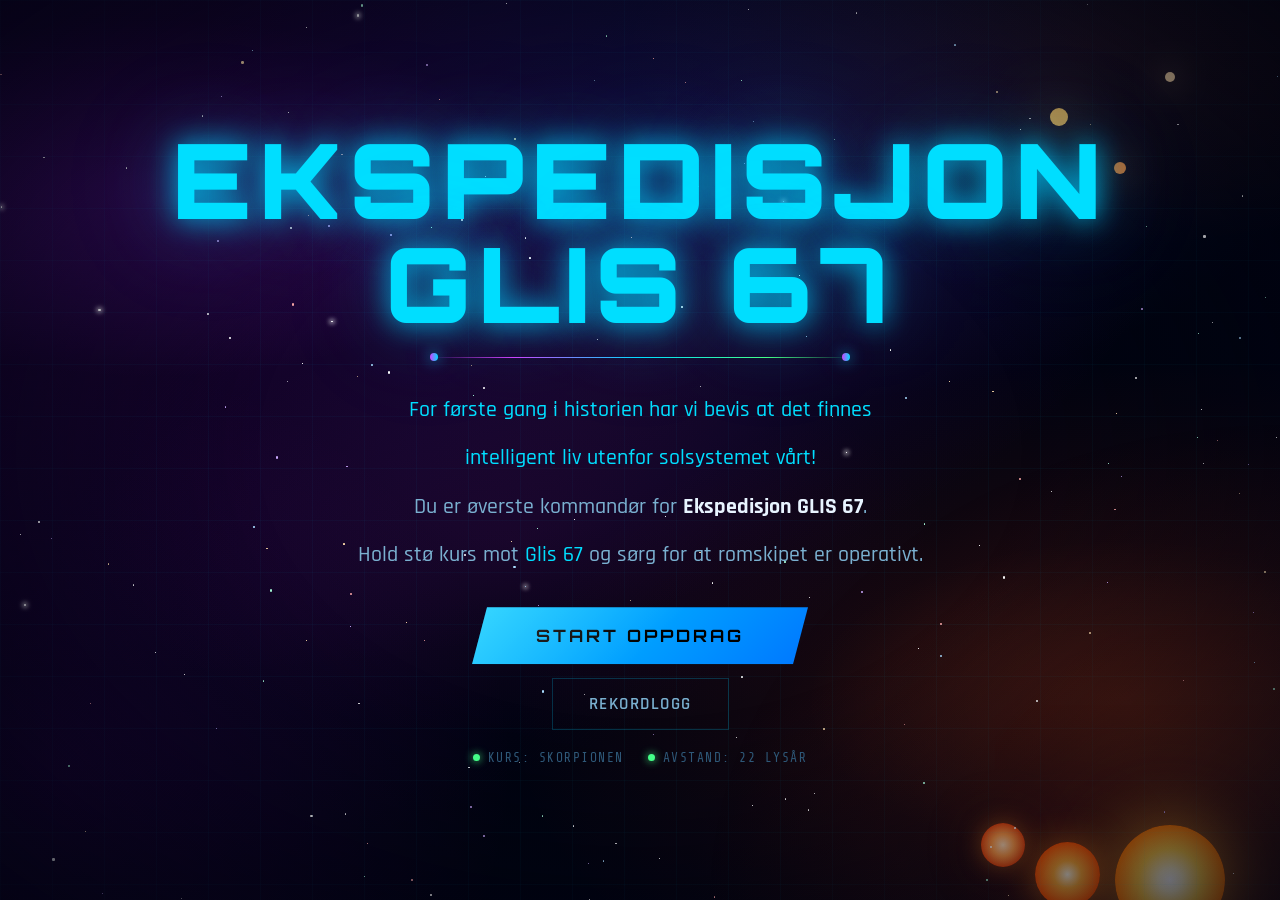
<file: games/glis67.html>
<!DOCTYPE html>
<html lang="no">
<head>
<meta charset="UTF-8">
<meta name="viewport" content="width=device-width, initial-scale=1.0">
<title>Ekspedisjon Glis 67</title>
<link href="https://fonts.googleapis.com/css2?family=Share+Tech+Mono&family=Rajdhani:wght@400;500;600;700&family=Orbitron:wght@700;900&display=swap" rel="stylesheet">
<style>
:root{
  --void:#010310; --hull:#04081a; --panel:#060f20; --panel2:#091528;
  --glass:rgba(6,12,28,0.92); --edge:rgba(0,210,255,0.22); --edge2:rgba(0,210,255,0.10);
  --arc:#00deff; --arc-dim:rgba(0,222,255,0.11); --arc-glow:rgba(0,222,255,0.28);
  --pulse:#44ff88; --pulse-dim:rgba(68,255,136,0.10);
  --caution:#ffcc00; --caution-dim:rgba(255,204,0,0.11);
  --alarm:#ff3355; --alarm-dim:rgba(255,51,85,0.11);
  --purple:#c060ff; --purple-dim:rgba(192,96,255,0.13);
  --magenta:#ff44cc; --magenta-dim:rgba(255,68,204,0.11);
  --orange:#ff8800; --gold:#ffd740;
  --ink:#e8f4ff; --ink2:#7ab0d0; --ink3:#2e5878;
  --mono:'Share Tech Mono',monospace;
  --sans:'Rajdhani',sans-serif;
  --disp:'Orbitron',monospace;
}
*,*::before,*::after{box-sizing:border-box;margin:0;padding:0}
html,body{width:100%;height:100%;background:var(--void);color:var(--ink);font-family:var(--sans);overflow:hidden;user-select:none}

/* ══ BAKGRUNN ══ */
#stars{position:fixed;inset:0;pointer-events:none;z-index:0}
.star{position:absolute;background:#fff;border-radius:50%;animation:twinkle var(--d) ease-in-out infinite}
@keyframes twinkle{0%,100%{opacity:var(--a)}50%{opacity:.03}}
body::before{content:'';position:fixed;inset:0;
  background-image:linear-gradient(rgba(0,222,255,.035) 1px,transparent 1px),
  linear-gradient(90deg,rgba(0,222,255,.035) 1px,transparent 1px);
  background-size:52px 52px;pointer-events:none;z-index:1}
body::after{content:'';position:fixed;inset:0;
  background:radial-gradient(ellipse at center,transparent 42%,rgba(1,3,16,.72) 100%);
  pointer-events:none;z-index:2}
.bg-star-glis{position:fixed;border-radius:50%;pointer-events:none;z-index:0;
  animation:glisPulse var(--gd) ease-in-out infinite}
@keyframes glisPulse{0%,100%{opacity:var(--ga);transform:scale(1)}
  50%{opacity:calc(var(--ga)*1.7);transform:scale(1.18)}}

/* ══ SKJERMER ══ */
.screen{position:absolute;inset:0;display:flex;flex-direction:column;
  align-items:center;justify-content:center;opacity:0;pointer-events:none;
  transition:opacity .45s;z-index:10}
.screen.active{opacity:1;pointer-events:all}

/* ══ KNAPPER ══ */
.btn{cursor:pointer;border:none;font-weight:700;letter-spacing:2px;transition:all .18s}
.btn-primary{font-family:var(--disp);font-size:17px;color:#000;background:var(--arc);
  padding:18px 64px;clip-path:polygon(15px 0%,100% 0%,calc(100% - 15px) 100%,0% 100%);
  position:relative;overflow:hidden;letter-spacing:3px}
.btn-primary::after{content:'';position:absolute;inset:0;
  background:linear-gradient(135deg,rgba(255,255,255,.22) 0%,transparent 55%)}
.btn-primary:hover{background:#fff;transform:scale(1.04)}
.btn-primary:active{transform:scale(.96)}
.btn-ghost{font-family:var(--sans);font-size:17px;font-weight:600;color:var(--ink2);
  background:transparent;border:1px solid var(--edge);padding:14px 36px;letter-spacing:1.5px}
.btn-ghost:hover{border-color:var(--arc);color:var(--arc)}
.btn-diplo{font-family:var(--disp);font-size:14px;color:#fff;background:var(--purple);
  padding:13px 28px;clip-path:polygon(10px 0%,100% 0%,calc(100% - 10px) 100%,0% 100%);
  position:relative;overflow:hidden;letter-spacing:2px;border:none;cursor:pointer;
  transition:all .18s;width:100%}
.btn-diplo:hover{background:#a78bfa;transform:scale(1.02)}

/* ══════════════════════════════
   TITTELSKJERM
══════════════════════════════ */
#screen-title{gap:0;overflow-y:auto;padding:30px 20px}
.ship-name{font-family:var(--disp);font-size:clamp(56px,9vw,104px);font-weight:900;
  color:var(--arc);letter-spacing:7px;line-height:1;text-align:center;
  text-shadow:0 0 28px rgba(0,192,240,.95),0 0 70px rgba(0,192,240,.4),0 0 140px rgba(0,192,240,.18);
  animation:nPulse 5s ease-in-out infinite}
@keyframes nPulse{
  0%,100%{text-shadow:0 0 25px rgba(0,222,255,1),0 0 60px rgba(0,180,255,.7),0 0 120px rgba(180,0,255,.35),0 0 200px rgba(255,100,0,.15)}
  50%{text-shadow:0 0 35px rgba(0,222,255,1),0 0 80px rgba(50,200,255,.8),0 0 160px rgba(200,50,255,.45),0 0 240px rgba(255,140,0,.2)}}
.ship-class{font-family:var(--mono);font-size:clamp(11px,1.4vw,15px);letter-spacing:6px;
  color:var(--ink2);text-align:center;margin-top:12px;margin-bottom:6px}
.title-div{width:min(420px,80vw);height:1px;
  background:linear-gradient(90deg,transparent,var(--arc),transparent);
  margin:22px 0 28px;position:relative}
.title-div::before,.title-div::after{content:'';position:absolute;top:50%;
  transform:translateY(-50%);width:8px;height:8px;border-radius:50%;
  background:var(--arc);box-shadow:0 0 10px var(--arc)}
.title-div::before{left:0}.title-div::after{right:0}

/* Glis 67 lore-boks */
.glis-lore{background:rgba(139,92,246,.08);border:1px solid rgba(139,92,246,.28);
  border-radius:8px;padding:22px 28px;max-width:600px;margin-bottom:28px;text-align:left}
.glis-lore-title{font-family:var(--mono);font-size:15px;letter-spacing:3px;
  color:var(--purple);margin-bottom:18px;text-align:center}
.glis-lore-text{font-size:20px;color:var(--ink2);line-height:2.05;font-weight:400}
.glis-lore-text strong{color:var(--ink);font-weight:700}
.glis-lore-text em{color:#c4b5fd;font-style:normal;font-weight:600}

.mission-brief{font-size:22px;color:var(--ink2);text-align:center;line-height:2.2;
  font-weight:500;max-width:600px;margin-bottom:28px}
.mission-brief strong{color:var(--ink);font-weight:700}
.mission-brief em{color:var(--arc);font-style:normal}
.title-btns{display:flex;flex-direction:column;align-items:center;gap:14px;margin-bottom:20px}
.status-strip{display:flex;gap:24px;flex-wrap:wrap;justify-content:center;padding-bottom:8px}
.ss-item{display:flex;align-items:center;gap:8px}
.ss-dot{width:7px;height:7px;border-radius:50%;background:var(--pulse);
  box-shadow:0 0 8px var(--pulse);animation:ssDot 2.5s ease-in-out infinite}
@keyframes ssDot{0%,100%{opacity:1}50%{opacity:.2}}
.ss-txt{font-family:var(--mono);font-size:13px;color:var(--ink3);letter-spacing:1.5px}

/* ══════════════════════════════
   TUTORIAL
══════════════════════════════ */
#screen-tutorial{padding:16px}
.tut-shell{background:var(--glass);border:1px solid var(--edge);border-radius:8px;
  width:min(780px,97vw);max-height:97vh;display:flex;flex-direction:column;
  overflow:hidden;backdrop-filter:blur(10px);position:relative}
.tut-shell::before,.tut-shell::after{content:'';position:absolute;
  width:12px;height:12px;border-color:var(--arc);border-style:solid}
.tut-shell::before{top:-1px;left:-1px;border-width:2px 0 0 2px}
.tut-shell::after{bottom:-1px;right:-1px;border-width:0 2px 2px 0}
.tut-top{background:rgba(0,192,240,.045);border-bottom:1px solid var(--edge);
  padding:16px 26px;display:flex;align-items:center;gap:16px;flex-shrink:0}
.tut-badge{font-family:var(--mono);font-size:13px;letter-spacing:2px;color:var(--arc);
  background:var(--arc-dim);border:1px solid rgba(0,192,240,.22);padding:6px 14px;border-radius:3px}
.tut-prog-track{flex:1;height:3px;background:var(--edge2);border-radius:2px;overflow:hidden}
.tut-prog-fill{height:100%;background:var(--arc);transition:width .4s;box-shadow:0 0 6px var(--arc)}
.tut-cnt{font-family:var(--mono);font-size:14px;color:var(--ink3);flex-shrink:0}
.tut-body{padding:30px 32px 22px;overflow-y:auto;flex:1;min-height:0}
::-webkit-scrollbar{width:4px}
::-webkit-scrollbar-track{background:transparent}
::-webkit-scrollbar-thumb{background:var(--edge);border-radius:2px}
.tut-step{display:none;flex-direction:column;gap:20px;animation:fadeUp .3s ease}
.tut-step.show{display:flex}
@keyframes fadeUp{from{opacity:0;transform:translateY(8px)}to{opacity:1;transform:translateY(0)}}
.tut-eye{font-family:var(--mono);font-size:12px;letter-spacing:3px;color:var(--arc)}
.tut-h{font-size:30px;font-weight:700;color:var(--ink);line-height:1.3}
.tut-h em{color:var(--arc);font-style:normal}
.tut-p{font-size:20px;color:var(--ink2);line-height:2.1;font-weight:500}
.tut-p strong{color:var(--ink);font-weight:700}
.tut-p em{color:var(--caution);font-style:normal;font-weight:600}
.tut-p .purple{color:#c4b5fd;font-style:normal;font-weight:600}

/* Demo-boks */
.demo-box{background:rgba(0,0,0,.3);border:1px solid var(--edge);border-radius:6px;
  padding:22px;display:flex;flex-direction:column;align-items:center;gap:14px}
.demo-eq{font-family:var(--mono);font-size:clamp(28px,4.5vw,42px);color:var(--ink);
  letter-spacing:4px;text-align:center}
.demo-eq .op{color:var(--arc)}
.demo-eq .mis{color:var(--caution);border-bottom:2.5px solid var(--caution);
  padding-bottom:3px;min-width:36px;display:inline-block;text-align:center}
.demo-cap{font-family:var(--mono);font-size:14px;color:var(--ink3);letter-spacing:1px}

/* Tallfamilie-trekant SVG i tutorial */
.tri-wrap{position:relative;width:200px;height:170px;margin:0 auto;flex-shrink:0}
.tri-wrap svg{position:absolute;inset:0;width:100%;height:100%}
.tri-node{position:absolute;border-radius:50%;display:flex;align-items:center;
  justify-content:center;font-family:var(--mono);font-weight:700;transition:all .4s}
.tri-node.big{width:64px;height:64px;font-size:20px}
.tri-node.sml{width:54px;height:54px;font-size:17px}
.tn-top{top:0;left:50%;transform:translateX(-50%)}
.tn-bl{bottom:0;left:0}
.tn-br{bottom:0;right:0}
.tn-product{border:2px solid var(--arc);color:var(--arc);background:rgba(0,192,240,.09);
  box-shadow:0 0 18px rgba(0,192,240,.25)}
.tn-factor{border:1.5px solid var(--ink2);color:var(--ink2);background:var(--panel2)}
.tn-lbl{position:absolute;font-family:var(--mono);font-size:11px;color:var(--ink3);
  text-align:center;line-height:1.3;letter-spacing:.5px}

/* Tallfamilie-chips */
.fact-strip{display:flex;flex-wrap:wrap;gap:8px;justify-content:center}
.fact-chip{background:var(--panel2);border:1px solid var(--edge2);border-radius:4px;
  padding:8px 16px;font-family:var(--mono);font-size:15px;color:var(--ink2);
  white-space:nowrap;transition:all .3s}
.fact-chip.hi{border-color:var(--arc);color:var(--arc);background:var(--arc-dim)}
.fact-chip.hip{border-color:#a78bfa;color:#a78bfa;background:var(--purple-dim)}

/* Tilstandskort i tutorial */
.state-row{display:flex;gap:10px;justify-content:center;flex-wrap:wrap}
.sc{border-radius:6px;padding:16px 14px;text-align:center;flex:1;min-width:100px;max-width:140px}
.sc.ok{background:var(--pulse-dim);border:1.5px solid rgba(0,232,170,.3)}
.sc.warn{background:var(--caution-dim);border:1.5px solid rgba(232,168,0,.45)}
.sc.off{background:var(--alarm-dim);border:1.5px solid rgba(232,48,48,.38)}
.sc-lbl{font-family:var(--mono);font-size:12px;letter-spacing:1.5px;margin-bottom:8px}
.sc.ok .sc-lbl{color:var(--pulse)}.sc.warn .sc-lbl{color:var(--caution)}.sc.off .sc-lbl{color:var(--alarm)}
.sc-eq{font-family:var(--mono);font-size:15px;color:var(--ink);line-height:1.6}
.sc-eq .sq{color:var(--caution)}

/* Sjekkliste */
.check-list{display:flex;flex-direction:column;gap:10px}
.check-item{display:flex;align-items:flex-start;gap:14px;background:rgba(0,0,0,.22);
  border:1px solid var(--edge2);border-radius:6px;padding:16px 18px}
.check-icon{font-size:24px;flex-shrink:0;margin-top:2px}
.check-text{font-size:20px;color:var(--ink2);line-height:1.85}
.check-text strong{color:var(--ink);font-weight:700}

.tut-footer{border-top:1px solid var(--edge);padding:16px 26px;
  display:flex;align-items:center;justify-content:space-between;flex-shrink:0}
.tut-skip-btn{font-family:var(--mono);font-size:13px;letter-spacing:1.5px;
  color:var(--ink3);background:none;border:none;cursor:pointer;transition:color .15s}
.tut-skip-btn:hover{color:var(--ink2)}
.tut-nav{display:flex;gap:12px;align-items:center}

/* ══════════════════════════════
   MODUL-VALG
══════════════════════════════ */
#screen-modules{gap:24px}
.screen-h{font-family:var(--disp);font-size:clamp(22px,3vw,32px);font-weight:700;
  color:var(--arc);letter-spacing:4px;text-align:center}
.screen-sub{font-size:22px;color:var(--ink2);text-align:center;max-width:640px;line-height:1.8}
.modules-grid{display:flex;gap:12px;flex-wrap:wrap;justify-content:center;width:min(820px,96vw)}
.mod-card{background:var(--glass);border:1px solid var(--edge2);border-radius:8px;
  padding:30px 18px 24px;text-align:center;cursor:pointer;transition:all .22s;
  flex:1;min-width:145px;max-width:175px;position:relative;overflow:hidden;backdrop-filter:blur(4px)}
.mod-card::before{content:'';position:absolute;top:0;left:0;right:0;height:3px;
  background:var(--arc);transform:scaleX(0);transition:transform .25s}
.mod-card:not(.locked):hover{border-color:rgba(0,192,240,.42);background:var(--panel2);transform:translateY(-5px)}
.mod-card:not(.locked):hover::before{transform:scaleX(1)}
.mod-card.locked{opacity:.22;cursor:not-allowed}
.mod-icon{font-size:72px;margin-bottom:14px;line-height:1}
.mod-num{font-family:var(--mono);font-size:12px;color:var(--ink3);letter-spacing:1.5px;margin-bottom:6px}
.mod-name{font-size:20px;font-weight:700;color:var(--ink);letter-spacing:.5px;margin-bottom:7px;line-height:1.35}
.mod-tables{font-family:var(--mono);font-size:13px;color:var(--ink3);margin-bottom:8px}
.mod-stars{font-size:18px;color:var(--caution)}

/* ══════════════════════════════
   SPILLSKJERM
══════════════════════════════ */
#screen-game{justify-content:flex-start;padding:0}

/* HUD */
.hud{width:100%;background:rgba(4,9,20,.97);border-bottom:1px solid var(--edge);
  display:flex;align-items:center;height:66px;flex-shrink:0;z-index:30;
  position:relative;backdrop-filter:blur(10px)}
.hud-brand{display:flex;align-items:center;gap:12px;padding:0 20px;
  border-right:1px solid var(--edge);height:100%;flex-shrink:0}
.hud-logo-ring{width:32px;height:32px;border:2px solid var(--arc);border-radius:50%;
  display:flex;align-items:center;justify-content:center;position:relative}
.hud-logo-ring::after{content:'';position:absolute;inset:5px;border-radius:50%;
  background:var(--arc);animation:lp 2.5s ease-in-out infinite}
@keyframes lp{0%,100%{opacity:.28}50%{opacity:.95}}
.hud-ship{font-family:var(--disp);font-size:16px;font-weight:700;color:var(--arc);letter-spacing:2px}
.hud-sec{display:flex;align-items:center;gap:14px;padding:0 18px;
  border-right:1px solid var(--edge2);height:100%;flex-shrink:0}
.hud-blk{display:flex;flex-direction:column;gap:2px}
.hud-lbl{font-family:var(--mono);font-size:11px;letter-spacing:2px;color:var(--ink3)}
.hud-val{font-family:var(--mono);font-size:20px;color:var(--ink)}
.hud-val.arc{color:var(--arc)}.hud-val.grn{color:var(--pulse)}
.hud-val.amb{color:var(--caution)}.hud-val.red{color:var(--alarm)}
.hp-track{width:120px;height:8px;background:rgba(255,255,255,.07);border-radius:4px;overflow:hidden}
.hp-fill{height:100%;border-radius:4px;transition:width .6s,background .5s}
.hud-sp{flex:1}
.streak-pill{display:none;align-items:center;gap:7px;
  background:rgba(232,168,0,.10);border:1px solid rgba(232,168,0,.3);
  border-radius:20px;padding:5px 16px;font-family:var(--mono);font-size:15px;
  color:var(--caution);margin-right:10px}
.streak-pill.show{display:flex;animation:popIn .3s ease}
@keyframes popIn{0%{transform:scale(.5)}60%{transform:scale(1.18)}100%{transform:scale(1)}}

/* SPILLKROPP */
.game-body{flex:1;display:flex;overflow:hidden;width:100%}

/* SKIP-INTERIØR */
.ship-int{flex:1;display:flex;flex-direction:column;padding:16px;gap:12px;
  overflow:hidden;position:relative}
.int-bar{display:flex;align-items:center;gap:14px;flex-shrink:0}
.mod-label{font-family:var(--mono);font-size:15px;letter-spacing:2.5px;color:var(--arc)}
.lvl-track{display:flex;gap:6px}
.lvl-pip{width:30px;height:5px;background:var(--edge2);border-radius:3px;transition:all .3s}
.lvl-pip.done{background:var(--arc);box-shadow:0 0 6px var(--arc)}

/* KOMPONENT-GRID */
.comp-grid{flex:1;display:grid;grid-template-columns:repeat(3,1fr);
  grid-template-rows:repeat(2,1fr);gap:12px;position:relative}
#psvg{position:absolute;inset:0;pointer-events:none;z-index:0}

/* KOMPONENT-KORT */
.comp{border-radius:6px;border:1px solid var(--edge2);background:var(--glass);
  backdrop-filter:blur(4px);display:flex;flex-direction:column;align-items:center;
  justify-content:center;gap:6px;cursor:default;
  transition:border-color .4s,box-shadow .4s;
  position:relative;overflow:hidden;z-index:1;min-height:100px;padding:14px 12px 12px}
.comp::before{content:'';position:absolute;inset:0;opacity:0;transition:opacity .5s;pointer-events:none}
.comp::after{content:'';position:absolute;top:0;left:0;right:0;height:3px}
.comp.powered{border-color:rgba(0,232,170,.2)}
.comp.powered::before{background:var(--pulse-dim);opacity:1}
.comp.powered::after{background:var(--pulse)}
.comp.warn{border-color:rgba(232,168,0,.55);cursor:pointer}
.comp.warn::before{background:var(--caution-dim);opacity:1}
.comp.warn::after{background:var(--caution)}
.comp.offline{border-color:rgba(232,48,48,.28);opacity:.6;cursor:pointer}
.comp.offline::after{background:rgba(232,48,48,.35)}
.comp.active{border-color:var(--arc)!important;
  box-shadow:0 0 0 1px var(--arc),0 0 28px var(--arc-glow)!important}
.comp.active::after{background:var(--arc)!important}
.comp.flash-ok{animation:fOk .6s ease forwards!important}
.comp.flash-no{animation:fNo .42s ease forwards!important}
.comp.flash-rep{animation:fRep .6s ease forwards!important}
@keyframes fOk{0%{box-shadow:0 0 0 rgba(68,255,136,0);transform:scale(1)}15%{box-shadow:0 0 0 4px rgba(68,255,136,1),0 0 50px rgba(68,255,136,.9),0 0 100px rgba(68,255,136,.5),0 0 180px rgba(68,255,136,.2);transform:scale(1.05);border-color:var(--pulse)}45%{box-shadow:0 0 0 2px rgba(68,255,136,.5),0 0 80px rgba(68,255,136,.4);transform:scale(1.01)}100%{box-shadow:0 0 0 rgba(68,255,136,0);transform:scale(1)}}
@keyframes fNo{0%,50%{transform:translateX(-5px)}25%,75%{transform:translateX(5px)}100%{transform:translateX(0)}}
@keyframes fRep{0%{box-shadow:0 0 0 rgba(139,92,246,0)}35%{box-shadow:0 0 60px rgba(139,92,246,.8)}100%{box-shadow:0 0 0 rgba(139,92,246,0)}}
.c-id{position:absolute;top:7px;left:9px;font-family:var(--mono);font-size:12px;
  letter-spacing:1.5px;color:var(--ink3)}
.c-dot{position:absolute;top:7px;right:9px;width:10px;height:10px;border-radius:50%}
.comp.powered .c-dot{background:var(--pulse);box-shadow:0 0 7px var(--pulse)}
.comp.warn .c-dot{background:var(--caution);box-shadow:0 0 8px var(--caution)}
.comp.offline .c-dot{background:var(--alarm);box-shadow:0 0 6px var(--alarm)}
.c-name{font-size:clamp(12px,1.4vw,15px);font-weight:700;color:var(--ink2);
  letter-spacing:.3px;text-align:center;line-height:1.25}
.c-eq{font-family:var(--mono);font-size:clamp(16px,2.2vw,24px);color:var(--ink);
  text-align:center;line-height:1.4}
.c-eq .cq{color:var(--caution);border-bottom:2px solid var(--caution)}
.c-eq .cop{color:var(--arc)}
.c-eq .cstab{color:var(--ink3);font-size:.8em;letter-spacing:2px}
.c-eq .coff{color:var(--alarm);font-size:.8em;letter-spacing:1.5px}
.c-cd{font-family:var(--mono);font-size:15px;color:var(--caution);margin-top:2px}
.c-timer{position:absolute;bottom:0;left:0;height:3px;transition:width 1s linear;background:var(--caution)}
.c-offline-btn{font-family:var(--mono);font-size:13px;letter-spacing:1px;
  color:#a78bfa;background:var(--purple-dim);border:1px solid rgba(139,92,246,.32);
  border-radius:4px;padding:8px 14px;cursor:default;margin-top:4px;
  opacity:.6;font-style:italic}

/* FEEDBACK */
.fb-ol{position:absolute;top:50%;left:50%;
  transform:translate(-50%,-50%) scale(.85);
  background:var(--glass);border:1px solid var(--edge);border-radius:6px;
  padding:18px 36px;text-align:center;z-index:50;pointer-events:none;
  opacity:0;transition:opacity .15s,transform .15s;backdrop-filter:blur(8px);max-width:85%}
.fb-ol.show{opacity:1;transform:translate(-50%,-50%) scale(1)}
.fb-t{font-family:var(--disp);font-size:22px;font-weight:700;letter-spacing:2px;margin-bottom:6px}
.fb-s{font-family:var(--mono);font-size:16px;color:var(--ink2)}
.fb-ol.ok .fb-t{color:var(--pulse)}
.fb-ol.ng .fb-t{color:var(--alarm)}
.fb-ol.ht .fb-t{color:var(--caution)}
.fb-ol.rep .fb-t{color:#a78bfa}

/* ══════════════════════════════
   HØYRE PANEL
══════════════════════════════ */
.right-panel{width:340px;flex-shrink:0;background:rgba(4,9,20,.95);
  border-left:1px solid var(--edge);display:flex;flex-direction:column;
  overflow:hidden;backdrop-filter:blur(10px)}
.rp-hdr{border-bottom:1px solid var(--edge);padding:14px 18px;flex-shrink:0;
  display:flex;align-items:center;gap:10px}
.rp-hdr-title{font-family:var(--mono);font-size:13px;letter-spacing:2px;color:var(--ink2)}
.rp-hdr-dot{width:6px;height:6px;border-radius:50%;background:var(--arc);
  box-shadow:0 0 7px var(--arc);margin-left:auto;animation:lp 2s ease-in-out infinite}

/* Idle */
.idle-st{flex:1;display:flex;flex-direction:column;align-items:center;
  justify-content:center;gap:16px;padding:24px}
.idle-icon{width:72px;height:72px;border:1px solid var(--edge);border-radius:50%;
  display:flex;align-items:center;justify-content:center;font-size:32px;
  color:var(--ink3);position:relative}
.idle-ring{position:absolute;inset:-8px;border:1px solid var(--edge2);
  border-radius:50%;animation:ir 4.5s linear infinite}
@keyframes ir{from{transform:rotate(0)}to{transform:rotate(360deg)}}
.idle-txt{font-family:var(--mono);font-size:14px;letter-spacing:1.5px;
  color:var(--ink3);text-align:center;line-height:2.1}

/* Aktiv gåte */
.puzzle-area{display:none;flex-direction:column;flex:1;overflow-y:auto;min-height:0}

.active-mod-strip{padding:10px 18px;border-bottom:1px solid var(--edge2);flex-shrink:0}
.active-mod-name{font-family:var(--mono);font-size:14px;letter-spacing:1.5px;color:var(--arc)}

/* Trekant-panel over ligningen */
.tri-panel{padding:16px 18px;border-bottom:1px solid var(--edge2);
  flex-shrink:0;display:flex;flex-direction:column;align-items:center;gap:10px}
.tri-panel-lbl{font-family:var(--mono);font-size:11px;letter-spacing:2px;color:var(--ink3)}
.tri-mini-wrap{position:relative;width:160px;height:136px;flex-shrink:0}
.tri-mini-wrap svg{position:absolute;inset:0;width:100%;height:100%}
.tri-mini-node{position:absolute;border-radius:50%;display:flex;align-items:center;
  justify-content:center;font-family:var(--mono);font-weight:700;transition:all .3s}
.tri-mini-node.big{width:52px;height:52px;font-size:18px}
.tri-mini-node.sml{width:44px;height:44px;font-size:15px}
.tmn-top{top:0;left:50%;transform:translateX(-50%)}
.tmn-bl{bottom:0;left:0}
.tmn-br{bottom:0;right:0}
.tmn-product{border:2px solid var(--arc);color:var(--arc);background:rgba(0,192,240,.1);
  box-shadow:0 0 14px rgba(0,192,240,.22)}
.tmn-factor{border:1.5px solid var(--ink2);color:var(--ink2);background:var(--panel2)}
.tmn-missing{border:2px solid var(--caution);color:var(--caution);
  background:rgba(232,168,0,.1);box-shadow:0 0 12px rgba(232,168,0,.2)}

/* Ligning-display */
.eq-display{padding:20px 18px;border-bottom:1px solid var(--edge2);
  flex-shrink:0;background:rgba(0,0,0,.22)}
.eq-big{font-family:var(--mono);font-size:clamp(28px,3.8vw,42px);color:var(--ink);
  text-align:center;letter-spacing:4px;line-height:1.2}
.eq-big .em{color:var(--caution);border-bottom:2.5px solid var(--caution);
  padding-bottom:2px;min-width:34px;display:inline-block;text-align:center}
.eq-big .eo{color:var(--arc)}
.eq-plain{font-size:16px;color:var(--ink2);text-align:center;margin-top:12px;line-height:1.6}

/* Hint */
.hint-box{display:none;margin:0 18px;background:rgba(232,168,0,.07);
  border:1px solid rgba(232,168,0,.24);border-radius:5px;padding:10px 14px;
  font-family:var(--mono);font-size:14px;color:var(--caution);line-height:1.6;flex-shrink:0}
.hint-box.show{display:block}

/* Timer */
.panel-timer{padding:12px 18px;flex-shrink:0;border-bottom:1px solid var(--edge2)}
.pt-row{display:flex;justify-content:space-between;margin-bottom:6px}
.pt-lbl{font-family:var(--mono);font-size:13px;letter-spacing:1.5px;color:var(--ink3)}
.pt-val{font-family:var(--mono);font-size:18px;color:var(--ink)}
.pt-track{height:5px;background:rgba(255,255,255,.06);border-radius:3px;overflow:hidden}
.pt-fill{height:100%;border-radius:3px;transition:width 1s linear,background .4s}

/* Svar-boks */
.ans-area{padding:12px 18px;flex-shrink:0;border-bottom:1px solid var(--edge2)}
.ans-box{background:rgba(0,0,0,.35);border:2px solid var(--edge);border-radius:5px;
  padding:14px 18px;text-align:center;transition:border-color .2s,box-shadow .2s}
.ans-box.has{border-color:var(--arc);box-shadow:0 0 16px rgba(0,192,240,.16)}
.ans-val{font-family:var(--mono);font-size:46px;color:var(--arc);letter-spacing:7px}
.ans-cursor{display:inline-block;width:3px;height:42px;background:var(--arc);
  vertical-align:middle;animation:blink 1s step-end infinite;margin-left:3px}
@keyframes blink{0%,100%{opacity:1}50%{opacity:0}}

/* Numpad */
.numpad{display:grid;grid-template-columns:repeat(3,1fr);gap:7px;
  padding:12px 18px;flex-shrink:0;border-bottom:1px solid var(--edge2)}
.nk{background:var(--panel2);border:1px solid var(--edge2);border-radius:5px;
  color:var(--ink);font-family:var(--mono);font-size:22px;padding:16px 0;
  cursor:pointer;text-align:center;transition:all .12s}
.nk:hover{background:var(--panel);border-color:var(--arc);color:var(--arc)}
.nk:active{transform:scale(.9);background:var(--arc-dim)}
.nk.del{color:var(--alarm)}.nk.del:hover{border-color:var(--alarm);color:var(--alarm)}
.nk.go{background:var(--arc);color:#000;font-weight:700;font-size:15px;
  letter-spacing:1.5px;grid-column:span 2}
.nk.go:hover{background:#fff}

/* Kolonneregning (pluss/minus over-under) */
.col-calc{padding:8px 14px;border-bottom:1px solid var(--edge2);flex-shrink:0;
  display:none;flex-direction:column;gap:6px}
.col-calc.show{display:flex}
.col-calc-lbl{font-family:var(--mono);font-size:10px;letter-spacing:2px;color:#a78bfa}
.col-calc-box{background:rgba(0,0,0,.35);border:1px solid rgba(139,92,246,.3);
  border-radius:6px;padding:10px 14px;font-family:var(--mono);user-select:none}

/* The grid: each column is tens or units, each row is carry/num-a/num-b/line/answer */
.cc-grid{display:flex;flex-direction:column;align-items:flex-end;gap:2px}
.cc-row{display:flex;justify-content:flex-end;align-items:center;gap:0;min-height:28px}
.cc-row.carry-row{min-height:24px}
.cc-row.ans-row{min-height:36px;border-top:2px solid rgba(139,92,246,.45);margin-top:4px;padding-top:6px}
.cc-cell{width:44px;text-align:center;font-size:22px;color:var(--ink);line-height:1;position:relative}
.cc-cell.op-cell{width:44px;font-size:28px;color:#a78bfa;text-align:right;padding-right:4px}
.cc-cell.ans-cell{color:var(--caution);font-size:28px}

/* Carry / borrow cell — clickable */
.cc-carry-cell{width:44px;height:24px;display:flex;align-items:center;justify-content:center;
  cursor:pointer;border-radius:4px;transition:background .15s;position:relative}
.cc-carry-cell:hover{background:rgba(139,92,246,.18)}
.cc-carry-val{font-size:14px;font-weight:700;color:#a78bfa;line-height:1;
  transition:opacity .15s}
.cc-carry-val.empty{color:rgba(139,92,246,.25)}
.cc-carry-hint{position:absolute;bottom:-18px;left:50%;transform:translateX(-50%);
  font-size:10px;color:var(--ink3);white-space:nowrap;pointer-events:none;
  font-family:var(--mono);letter-spacing:.5px}
.col-diplo-msg{font-size:12px;color:#a78bfa;line-height:1.5;font-style:italic;text-align:center}

/* Diplomatisk send-knapp (valgfri, alltid synlig) */
.diplo-btn-wrap{padding:10px 18px;border-bottom:1px solid var(--edge2);flex-shrink:0}
.diplo-status{font-family:var(--mono);font-size:12px;letter-spacing:1.5px;
  color:var(--ink3);margin-bottom:8px;text-align:center}

/* Faktalogg */
.fact-log{flex:1;overflow-y:auto;min-height:0;padding:12px 18px}
.fl-lbl{font-family:var(--mono);font-size:12px;letter-spacing:2px;color:var(--ink3);margin-bottom:9px}
.fl-entry{display:grid;grid-template-columns:auto 1fr auto;align-items:center;
  gap:10px;padding:6px 10px;background:rgba(0,0,0,.2);
  border:1px solid var(--edge2);border-radius:4px;margin-bottom:5px;animation:slideIn .2s ease}
@keyframes slideIn{from{opacity:0;transform:translateY(-4px)}to{opacity:1;transform:translateY(0)}}
.fl-op{font-family:var(--mono);font-size:13px;letter-spacing:1px;color:var(--arc)}
.fl-op.diplo{color:#a78bfa}
.fl-eq{font-family:var(--mono);font-size:15px;color:var(--ink2)}
.fl-mk{font-size:18px}

/* XP FLOAT */
.xp-float{position:fixed;pointer-events:none;font-family:var(--mono);
  font-size:22px;color:var(--arc);z-index:999;animation:xpUp 1.3s ease forwards}
.xp-float.diplo{color:#a78bfa;font-size:26px}
@keyframes xpUp{0%{opacity:1;transform:translateY(0) scale(1)}100%{opacity:0;transform:translateY(-70px) scale(.7)}}

/* ══════════════════════════════
   RESULTAT-SKJERMER
══════════════════════════════ */
#screen-levelup,#screen-gameover{gap:22px}
.result-title{font-family:var(--disp);font-size:clamp(34px,5.5vw,62px);
  font-weight:900;text-align:center;line-height:1.1}
#screen-levelup .result-title{color:var(--arc);text-shadow:0 0 42px rgba(0,192,240,.4)}
#screen-gameover .result-title{color:var(--caution);text-shadow:0 0 42px rgba(232,168,0,.32)}
.result-sub{font-size:22px;color:var(--ink2);text-align:center;max-width:560px;line-height:1.95}
.tronrud-quote{background:rgba(139,92,246,.08);border:1px solid rgba(139,92,246,.24);
  border-radius:6px;padding:20px 28px;max-width:540px;text-align:center}
.tronrud-words{font-size:22px;color:#c4b5fd;line-height:2.05;font-style:italic}
.tronrud-name{font-family:var(--mono);font-size:13px;letter-spacing:2px;color:#a78bfa;margin-top:10px}
.result-stats{display:flex;gap:22px;background:var(--glass);border:1px solid var(--edge);
  border-radius:6px;padding:24px 36px;backdrop-filter:blur(4px)}
.rs-cell{text-align:center}
.rs-val{font-family:var(--mono);font-size:38px;color:var(--arc);line-height:1}
.rs-lbl{font-family:var(--mono);font-size:12px;letter-spacing:1.5px;color:var(--ink3);margin-top:6px}
.stars-row{font-size:40px;letter-spacing:7px}
.result-btns{display:flex;flex-direction:column;align-items:center;gap:12px}
.glis-signal{background:rgba(0,192,240,.07);border:1px solid rgba(0,192,240,.22);
  border-radius:6px;padding:18px 24px;max-width:520px;text-align:center}
.gs-title{font-family:var(--mono);font-size:13px;letter-spacing:2.5px;color:var(--arc);margin-bottom:10px}
.gs-text{font-size:17px;color:var(--ink2);line-height:1.7}

/* REKORDLOGG */
#screen-lb{gap:24px}
.lb-panel{background:var(--glass);border:1px solid var(--edge);border-radius:6px;
  width:min(520px,94vw);padding:24px;backdrop-filter:blur(4px)}
.lb-row{display:flex;align-items:center;gap:14px;padding:11px 0;border-bottom:1px solid var(--edge2)}
.lb-rank{font-family:var(--mono);font-size:14px;color:var(--ink3);width:30px}
.lb-icon{font-size:20px}
.lb-name{flex:1;font-size:18px;font-weight:600;color:var(--ink)}
.lb-xp{font-family:var(--mono);font-size:18px;color:var(--arc)}
.lb-totals{display:flex;gap:32px}
.lb-tot{font-family:var(--mono);font-size:16px;color:var(--ink2)}
.lb-tot span{color:var(--arc)}

/* KONFETTI */
.conf{position:fixed;pointer-events:none;z-index:9998;width:8px;height:8px;
  animation:confFall var(--d) ease forwards;animation-delay:var(--dl)}
@keyframes confFall{0%{transform:translateY(-10px) rotate(0deg);opacity:1}
  100%{transform:translateY(110vh) rotate(720deg);opacity:0}}

/* ── KORTFLIPP ── */
.comp{ overflow:visible; }
.comp-flipper{
  position:absolute; inset:0;
  transform-style:preserve-3d;
  border-radius:5px;
}
.comp.flipped .comp-flipper{ transform:rotateY(180deg); transition:transform .42s ease; }
.comp-front,.comp-back{
  position:absolute; inset:0;
  backface-visibility:hidden;
  -webkit-backface-visibility:hidden;
  border-radius:5px;
  display:flex; flex-direction:column;
}
/* comp-front layout handled by inline styles in buildCardEl */
.comp-back{
  transform:rotateY(180deg); background:var(--panel2); padding:14px 10px 10px;
  align-items:center; justify-content:center; gap:8px;
}

/* Kortets bakside innhold */
.cb-tri{ position:relative; width:170px; height:140px; flex-shrink:0; }
.cb-tri svg{ position:absolute; inset:0; width:100%; height:100%; }
.cb-node{
  position:absolute; border-radius:50%;
  display:flex; align-items:center; justify-content:center;
  font-family:var(--mono); font-weight:700;
}
.cb-node.lg{ width:60px; height:60px; font-size:22px; }
.cb-node.sm{ width:52px; height:52px; font-size:19px; }
.cb-node.ntop{ top:0; left:50%; transform:translateX(-50%); }
.cb-node.nbl{ bottom:0; left:0; }
.cb-node.nbr{ bottom:0; right:0; }
.cb-node.np{ border:1.5px solid var(--arc); color:var(--arc); background:rgba(0,192,240,.1); }
.cb-node.nf{ border:1.5px solid var(--ink2); color:var(--ink2); background:var(--panel); }
.cb-node.nm{ border:2px solid var(--caution); color:var(--caution); background:rgba(232,168,0,.1);
  animation:cbnm .9s ease-in-out infinite; }
@keyframes cbnm{ 0%,100%{box-shadow:0 0 4px rgba(232,168,0,.2)} 50%{box-shadow:0 0 12px rgba(232,168,0,.5)} }
.cb-eq{ font-family:var(--mono); font-size:clamp(20px,2.8vw,30px); color:var(--ink); text-align:center; letter-spacing:2px; }
.cb-eq .cq{ color:var(--caution); border-bottom:1.5px solid var(--caution); }
.cb-eq .cop{ color:var(--arc); }
.cb-ans{
  font-family:var(--mono); font-size:clamp(30px,4.5vw,46px); color:var(--arc);
  letter-spacing:6px; min-width:80px; text-align:center;
  border-bottom:3px solid var(--arc); padding-bottom:4px;
  min-height:52px; line-height:1;
}
.cb-cd{ font-family:var(--mono); font-size:11px; color:var(--caution); }
.cb-hint{ font-size:10px; color:var(--caution); font-family:var(--mono); text-align:center;
  background:rgba(232,168,0,.07); border:1px solid rgba(232,168,0,.2);
  border-radius:3px; padding:4px 8px; max-width:90%; line-height:1.4; }

/* Right panel reorganised */
.rp-context{ flex:1; display:flex; flex-direction:column; overflow:hidden; min-height:0; }
.shared-numpad-wrap{ flex-shrink:0; border-top:1px solid var(--edge2); }
.module-banner{
  padding:10px 18px; border-bottom:1px solid var(--edge2); flex-shrink:0;
  background:rgba(0,192,240,.04);
}
.module-banner-name{ font-family:var(--mono); font-size:13px; color:var(--arc); letter-spacing:1px; }
.module-banner-hint{ font-size:13px; color:var(--ink2); margin-top:3px; }
.diplo-interrupt{
  margin:0 18px 8px; background:rgba(232,168,0,.08);
  border:1px solid rgba(232,168,0,.22); border-radius:4px;
  padding:7px 12px; font-family:var(--mono); font-size:11px;
  color:var(--caution); flex-shrink:0;
}

/* ── LÅNING VED SUBTRAKSJON ── */
.cc-borrow-from{
  position:relative; cursor:pointer; display:inline-flex;
  align-items:baseline; gap:3px; width:44px; justify-content:center;
}
.cc-crossed{
  color:var(--ink3); font-size:22px; position:relative; display:inline-block;
}
.cc-crossed::after{
  content:'';
  position:absolute;
  left:-2px; top:4px; right:-2px; bottom:4px;
  border-top:2.5px solid rgba(167,139,250,.75);
  transform:rotate(-18deg);
  pointer-events:none;
}
.cc-reduced{
  font-size:14px; color:#a78bfa; line-height:1; align-self:flex-start;
  margin-top:2px;
}
.cc-borrowable{
  width:44px; text-align:center; font-size:22px; cursor:pointer;
  border-radius:4px; transition:background .14s; display:inline-block;
  border:1.5px dashed rgba(167,139,250,.28);
}
.cc-borrowable:hover{
  background:rgba(167,139,250,.15); border-color:rgba(167,139,250,.6);
}
.cc-borrow-received{
  font-size:14px; color:#a78bfa; font-family:var(--mono); font-weight:700;
  text-align:center; width:44px; line-height:1;
}

/* ─── ETAPPE LEVEL PIPS ─── */
.mod-levels{display:flex;gap:8px;justify-content:center;margin-top:12px}
.ml-pip{
  width:28px;height:28px;border-radius:50%;
  border:2px solid rgba(100,140,180,.25);
  background:rgba(20,35,55,.6);
  display:flex;align-items:center;justify-content:center;font-size:0;
}
.ml-pip.ml-0{border-color:rgba(100,140,180,.2)}
.ml-pip.ml-1{border-color:var(--caution);background:rgba(232,168,0,.18)}
.ml-pip.ml-2{border-color:var(--arc);background:rgba(0,192,240,.18)}
.ml-pip.ml-3{border:none;background:transparent;font-size:22px;width:32px;height:32px}

/* ─── NASA CONTROL ROOM — SHIP INTERIOR ─── */
.ship-int{
  background:
    repeating-linear-gradient(0deg,transparent,transparent 39px,rgba(0,192,240,.04) 39px,rgba(0,192,240,.04) 40px),
    repeating-linear-gradient(90deg,transparent,transparent 39px,rgba(0,192,240,.04) 39px,rgba(0,192,240,.04) 40px),
    radial-gradient(ellipse at 50% 100%,rgba(0,192,240,.04) 0%,transparent 65%),
    var(--void);
}
/* Corner bracket markers on the grid area */
.comp-grid::before,.comp-grid::after{
  content:'';position:absolute;width:12px;height:12px;
  border-color:rgba(0,192,240,.25);border-style:solid;pointer-events:none;z-index:2;
}
.comp-grid::before{top:0;left:0;border-width:2px 0 0 2px}
.comp-grid::after {bottom:0;right:0;border-width:0 2px 2px 0}

/* ─── NASA MODULE CARDS ─── */
/* Override to remove old centering — front is a structured panel */
.comp{
  background:rgba(3,6,12,.92);
  border-radius:4px;
  padding:0;          /* remove old padding — handled internally */
  align-items:stretch;
  justify-content:flex-start;
  gap:0;
}
/* Scan line overlay */
.comp::before{
  background:repeating-linear-gradient(0deg,transparent,transparent 3px,rgba(0,0,0,.06) 3px,rgba(0,0,0,.06) 4px)!important;
  opacity:1!important;
  z-index:8;
  pointer-events:none;
  border-radius:4px;
}
/* State coloured top bar already handled by ::after */

/* Left-edge accent bar (state colour, 3px) */
.comp-left-bar{
  position:absolute;top:0;left:0;bottom:0;width:3px;border-radius:4px 0 0 4px;z-index:9;
}
.comp.powered .comp-left-bar{background:var(--pulse)}
.comp.warn .comp-left-bar{background:var(--caution)}
.comp.offline .comp-left-bar{background:var(--alarm);opacity:.5}
.comp.active .comp-left-bar{background:var(--arc)!important}

/* NASA card internal zones */
.nc-hdr{
  display:flex;align-items:center;gap:4px;
  padding:5px 8px 4px 10px;
  border-bottom:1px solid rgba(255,255,255,.06);
  flex-shrink:0;position:relative;z-index:10;
}
.nc-sys{font-family:var(--mono);font-size:9px;color:var(--ink3);letter-spacing:1px;flex-shrink:0}
.nc-name{
  font-family:var(--mono);font-size:clamp(7px,0.9vw,10px);
  color:var(--ink2);flex:1;text-align:center;letter-spacing:.5px;
  overflow:hidden;text-overflow:ellipsis;white-space:nowrap;
}
.nc-badge{
  font-family:var(--mono);font-size:7px;letter-spacing:.5px;
  padding:2px 5px;border-radius:2px;flex-shrink:0;font-weight:700;
}
.nc-badge.powered{background:rgba(0,232,170,.14);color:var(--pulse);border:1px solid rgba(0,232,170,.2)}
.nc-badge.warn{background:rgba(232,168,0,.14);color:var(--caution);border:1px solid rgba(232,168,0,.2)}
.nc-badge.offline{background:rgba(232,48,48,.1);color:var(--alarm);border:1px solid rgba(232,48,48,.15)}
.nc-body{
  flex:1;display:flex;flex-direction:column;align-items:center;
  justify-content:center;gap:4px;padding:6px 8px;position:relative;z-index:10;
}
/* Equation in warn card — NASA big display */
.nc-eq{
  font-family:var(--mono);font-size:clamp(15px,2.1vw,22px);
  color:var(--ink);text-align:center;line-height:1.3;letter-spacing:1px;
}
.nc-eq .cop{color:var(--arc)}
.nc-eq .cq{color:var(--caution);border-bottom:2px solid var(--caution);padding-bottom:1px}
.nc-trow{display:flex;align-items:center;gap:8px}
.nc-tlbl{font-family:var(--mono);font-size:8px;color:var(--ink3);letter-spacing:1.5px}
.nc-tval{font-family:var(--mono);font-size:14px;color:var(--caution);font-weight:700}
/* Powered card data */
.nc-ok-row{display:flex;align-items:center;gap:6px}
.nc-ok-dot{width:7px;height:7px;border-radius:50%;background:var(--pulse);
  box-shadow:0 0 6px var(--pulse);animation:ssDot 2.5s ease-in-out infinite}
.nc-ok-txt{font-family:var(--mono);font-size:10px;color:var(--ink3);letter-spacing:1.5px}
/* Offline card */
.nc-off-txt{font-family:var(--mono);font-size:10px;color:var(--alarm);letter-spacing:2px}
/* Blinking warn indicator */
.nc-warn-blink{
  width:7px;height:7px;border-radius:50%;background:var(--caution);
  box-shadow:0 0 8px var(--caution);flex-shrink:0;
  animation:ncWB .6s ease-in-out infinite;
}
@keyframes ncWB{0%,100%{opacity:1}50%{opacity:.15}}

/* ─── NASA POWER LINES ─── */
/* drawLines now uses path elements — CSS just sets svg style */
#psvg path{stroke-dasharray:6,4}

/* ─── NASA HUD enhancements ─── */
.hud{
  border-bottom:1px solid rgba(0,192,240,.25);
  box-shadow:0 2px 20px rgba(0,192,240,.06);
}
/* Thin scanning line under HUD */
.hud::after{
  content:'';position:absolute;bottom:-1px;left:0;right:0;height:1px;
  background:linear-gradient(90deg,transparent,rgba(0,192,240,.4),transparent);
}

/* ─── INT-BAR styling ─── */
.int-bar{
  border-bottom:1px solid rgba(0,192,240,.08);
  padding-bottom:10px;
}
.mission-clock{
  font-family:var(--mono);font-size:10px;letter-spacing:2px;
  color:var(--ink3);margin-left:auto;
}

/* ════════════════════════════════════════════
   SPACE ARCADE MAKEOVER — VISUAL LAYER
════════════════════════════════════════════ */

/* ── COLOURED STARS ── */
.star.star-bright{
  box-shadow:0 0 4px 2px rgba(255,255,255,.55);
}

/* ── NEBULA CANVAS ── */
.nebula-canvas{
  position:fixed; inset:0; z-index:0; pointer-events:none;
  background:
    radial-gradient(ellipse 150% 100% at 10% 20%, rgba(140,0,200,.22) 0%, transparent 55%),
    radial-gradient(ellipse 100% 80%  at 90% 80%, rgba(210,55,10,.18)  0%, transparent 50%),
    radial-gradient(ellipse 90%  70%  at 60% 10%, rgba(0,90,210,.16)   0%, transparent 50%),
    radial-gradient(ellipse 80%  50%  at 85% 5%,  rgba(220,80,0,.14)   0%, transparent 45%),
    radial-gradient(ellipse 70%  90%  at 5%  85%, rgba(100,0,150,.20)  0%, transparent 50%),
    radial-gradient(ellipse 60%  40%  at 40% 60%, rgba(180,0,120,.08)  0%, transparent 55%),
    #010310;
  animation:nebulaDrift 25s ease-in-out infinite;
}
@keyframes nebulaDrift{
  0%,100%{opacity:1}
  33%{filter:hue-rotate(8deg) brightness(1.06)}
  66%{filter:hue-rotate(-6deg) brightness(.96)}
}
/* Galaxy spiral layer */
.nebula-canvas::before{
  content:'';
  position:absolute; top:5%; left:15%; width:70%; height:70%;
  background:radial-gradient(ellipse at center,
    rgba(160,80,255,.06) 0%, rgba(80,40,180,.08) 25%,
    rgba(40,10,100,.05) 50%, transparent 70%);
  border-radius:50%; transform:rotate(-35deg) scaleX(1.7);
  animation:galaxyRotate 90s linear infinite;
}
@keyframes galaxyRotate{
  from{transform:rotate(-35deg) scaleX(1.7)}
  to  {transform:rotate(325deg) scaleX(1.7)}
}
/* Bright nebula cores */
.nebula-canvas::after{
  content:'';
  position:absolute; inset:0;
  background:
    radial-gradient(ellipse 30% 20% at 12% 22%, rgba(160,60,255,.15) 0%, transparent 100%),
    radial-gradient(ellipse 25% 18% at 88% 78%, rgba(255,100,30,.13)  0%, transparent 100%);
}

/* ── GLIS 67 THREE SUNS ── */
.glis-sun-haze{
  position:fixed; bottom:0; right:0; z-index:0; pointer-events:none;
  width:600px; height:500px;
  background:radial-gradient(ellipse at bottom right,
    rgba(255,130,30,.13) 0%, rgba(200,70,10,.08) 35%, transparent 68%);
}
.glis-suns{
  position:fixed; bottom:-35px; right:50px;
  z-index:0; pointer-events:none;
  width:300px; height:220px;
}
.glis-sun{position:absolute; border-radius:50%}
/* Sun 1 — main, warm yellow-white */
.gs1{
  width:110px; height:110px; bottom:0; right:5px;
  background:radial-gradient(circle, #fff 0%, #fff5cc 15%, #ffcc44 40%, #ff7700 72%, rgba(255,60,0,.3) 88%, transparent 100%);
  box-shadow:0 0 60px rgba(255,180,50,.7), 0 0 130px rgba(255,100,20,.4), 0 0 250px rgba(255,80,10,.15);
  animation:sunP1 7s ease-in-out infinite;
}
/* Sun 2 — medium, orange */
.gs2{
  width:65px; height:65px; bottom:28px; right:130px;
  background:radial-gradient(circle, #fff5dd 0%, #ffaa33 30%, #ff5500 70%, rgba(200,40,0,.3) 88%, transparent 100%);
  box-shadow:0 0 35px rgba(255,140,30,.65), 0 0 90px rgba(255,80,0,.3);
  animation:sunP2 10s ease-in-out infinite;
}
/* Sun 3 — small, reddish */
.gs3{
  width:44px; height:44px; bottom:68px; right:205px;
  background:radial-gradient(circle, #ffd8b0 0%, #ff9944 35%, #dd3300 78%, rgba(160,20,0,.3) 92%, transparent 100%);
  box-shadow:0 0 22px rgba(210,110,30,.6), 0 0 60px rgba(180,60,0,.3);
  animation:sunP3 13s ease-in-out infinite;
}
@keyframes sunP1{0%,100%{transform:scale(1);filter:brightness(1)}50%{transform:scale(1.04);filter:brightness(1.14)}}
@keyframes sunP2{0%,100%{transform:scale(1)}50%{transform:scale(1.07);filter:brightness(1.18)}}
@keyframes sunP3{0%,100%{transform:scale(1)}50%{transform:scale(1.10);filter:brightness(1.22)}}

/* ── SHOOTING STARS ── */
@keyframes shootFly{
  0%  {opacity:0; transform:rotate(var(--ang,20deg)) translate(0,0)}
  10% {opacity:1}
  90% {opacity:.8}
  100%{opacity:0; transform:rotate(var(--ang,20deg)) translate(var(--dx),var(--dy))}
}
.shoot-star{
  position:fixed; z-index:1; pointer-events:none;
  height:2px; border-radius:2px;
  background:linear-gradient(90deg,transparent,rgba(255,255,255,.95),rgba(180,230,255,.5),transparent);
  animation:shootFly var(--dur,.9s) ease-in forwards;
  transform-origin:right center;
}

/* ── HUD — NEON RAINBOW STRIPE ── */
.hud::before{
  content:'';
  position:absolute; top:0; left:0; right:0; height:3px; z-index:50;
  background:linear-gradient(90deg,#cc44ff,#0099ff,#00deff,#44ff88,#ffcc00,#ff8800,#ff44cc,#cc44ff);
  background-size:300% 100%;
  animation:hudRainbow 5s linear infinite;
}
@keyframes hudRainbow{from{background-position:0%}to{background-position:300%}}

/* Glowing HUD values */
.hud-val.arc{text-shadow:0 0 14px rgba(0,222,255,.8),0 0 28px rgba(0,180,255,.4)}
.hud-val.grn{text-shadow:0 0 12px rgba(68,255,136,.8),0 0 25px rgba(0,220,100,.35)}
.hud-val.amb{text-shadow:0 0 12px rgba(255,204,0,.75),0 0 24px rgba(255,160,0,.35)}
.hud-val.red{text-shadow:0 0 12px rgba(255,51,85,.75),0 0 24px rgba(255,0,50,.35)}

/* ── MODULE CARDS — VIBRANT STATES ── */
.comp.warn{border-color:rgba(255,200,0,.75)!important}
.comp.powered::before{
  background:radial-gradient(ellipse at center, rgba(68,255,136,.12), transparent 70%)!important;
  opacity:1!important;
}
.comp.warn::before{
  background:radial-gradient(ellipse at center, rgba(255,190,0,.14), transparent 70%)!important;
  opacity:1!important;
}
/* Glowing left bars */
.comp.powered .comp-left-bar{
  background:linear-gradient(to bottom, #44ff88, rgba(68,255,136,.25));
  box-shadow:0 0 12px rgba(68,255,136,.6), 2px 0 20px rgba(68,255,136,.2);
}
.comp.warn .comp-left-bar{
  background:linear-gradient(to bottom, #ffcc00, rgba(255,200,0,.25));
  box-shadow:0 0 14px rgba(255,210,0,.7), 2px 0 22px rgba(255,180,0,.25);
  animation:warnBarPulse .9s ease-in-out infinite;
}
.comp.offline .comp-left-bar{
  background:linear-gradient(to bottom, #ff3355, rgba(255,50,80,.2));
  box-shadow:0 0 10px rgba(255,50,80,.5);
}
.comp.active .comp-left-bar{
  background:linear-gradient(to bottom, #00deff, rgba(0,222,255,.25));
  box-shadow:0 0 16px rgba(0,222,255,.8), 2px 0 28px rgba(0,200,255,.3)!important;
}
@keyframes warnBarPulse{0%,100%{opacity:1}50%{opacity:.35}}

/* Warn equation glow */
.comp.warn .nc-eq{text-shadow:0 0 18px rgba(255,210,0,.5)}
.comp.warn .nc-eq .cq{text-shadow:0 0 22px rgba(255,195,0,.8)}
.comp.warn .nc-tval{text-shadow:0 0 10px rgba(255,195,0,.6)}

/* Active card — electric cyan */
.comp.active{
  border-color:#00deff!important;
  box-shadow:0 0 0 2px #00deff, 0 0 30px rgba(0,222,255,.55), 0 0 70px rgba(0,200,255,.2)!important;
}

/* ── CARD BACK — VIBRANT TRIANGLE ── */
.cb-node.np{
  border-color:#00deff!important; color:#00deff!important;
  box-shadow:0 0 22px rgba(0,222,255,.5), 0 0 50px rgba(0,200,255,.2)!important;
}
.cb-node.nm{
  border-color:#ffcc00!important; color:#ffcc00!important;
  box-shadow:0 0 20px rgba(255,204,0,.6), 0 0 45px rgba(255,180,0,.25)!important;
}
.cb-eq .cop{color:#00deff!important; text-shadow:0 0 10px rgba(0,222,255,.6)}
.cb-eq .cq{border-bottom-color:#ffcc00!important; text-shadow:0 0 12px rgba(255,204,0,.6)}
.cb-ans{color:#00deff!important; text-shadow:0 0 20px rgba(0,222,255,.6)!important}

/* ── BUTTONS — NEON ── */
.btn-primary{
  background:linear-gradient(135deg,#00ccff,#0077ff)!important;
  box-shadow:0 0 22px rgba(0,180,255,.45), 0 4px 20px rgba(0,0,0,.4)!important;
}
.btn-primary:hover{
  background:linear-gradient(135deg,#44ddff,#2299ff)!important;
  box-shadow:0 0 38px rgba(0,210,255,.65)!important;
}

/* ── FACT CHIPS — COLOURFUL ── */
.fact-chip.hi{
  background:rgba(0,180,255,.12)!important; border-color:rgba(0,220,255,.5)!important;
  color:#66eeff!important; text-shadow:0 0 8px rgba(0,220,255,.45)!important;
}

/* ── STREAK PILL — GOLD GLOW ── */
.streak-pill.show{
  background:linear-gradient(135deg,rgba(255,180,0,.16),rgba(255,100,0,.10))!important;
  border-color:rgba(255,200,0,.55)!important;
  box-shadow:0 0 18px rgba(255,180,0,.3)!important;
  text-shadow:0 0 10px rgba(255,200,0,.6);
}

/* ── MODULE SELECT — NEON HOVER + SUN TINT ── */
.mod-card:not(.locked):hover{
  border-color:rgba(0,220,255,.55)!important;
  box-shadow:0 0 28px rgba(0,200,255,.22), 0 8px 30px rgba(0,0,0,.4), 0 -3px 0 #00deff!important;
}
#screen-modules::before{
  content:'';
  position:absolute; bottom:0; right:0;
  width:500px; height:400px;
  background:radial-gradient(ellipse at bottom right,rgba(255,130,30,.09) 0%,transparent 65%);
  pointer-events:none;
}

/* ── TITLE SCREEN ENHANCEMENTS ── */
.lore-pill-text em{color:#c4b5fd!important}
.glis-lore{
  border-color:rgba(192,96,255,.38)!important;
  box-shadow:0 0 30px rgba(150,50,220,.12), inset 0 0 30px rgba(130,40,200,.05)!important;
}
.title-div{
  background:linear-gradient(90deg,transparent,#cc44ff 20%,#00deff 50%,#44ff88 80%,transparent)!important;
}
.title-div::before,.title-div::after{
  background:linear-gradient(to right,#cc44ff,#00deff)!important;
  box-shadow:0 0 14px rgba(0,220,255,.8), 0 0 30px rgba(180,50,255,.4)!important;
}

/* ── LEVELUP/GAMEOVER — GLOW TITLES ── */
#screen-levelup .result-title{
  text-shadow:0 0 40px rgba(0,222,255,.5), 0 0 90px rgba(100,100,255,.25)!important;
}
#screen-gameover .result-title{
  color:#ff8800!important;
  text-shadow:0 0 40px rgba(255,136,0,.5), 0 0 90px rgba(255,60,0,.25)!important;
}
/* "GAME OVER" gets special red treatment via JS */

/* ── CONFETTI — MORE COLOURS ── */
/* already set by JS, keeping override for flair */

/* ── XP FLOAT — NEON ── */
.xp-float{text-shadow:0 0 12px rgba(0,222,255,.8)!important}
.xp-float.diplo{text-shadow:0 0 12px rgba(192,96,255,.8)!important}

/* ── IDLE RING — RAINBOW ── */
@keyframes rainbowRing{
  0%{border-color:#cc44ff}25%{border-color:#00deff}
  50%{border-color:#44ff88}75%{border-color:#ffcc00}100%{border-color:#cc44ff}
}
.idle-ring{animation:ir 4s linear infinite, rainbowRing 3s linear infinite!important}

/* ── HUD BRAND PULSE ── */
.hud-logo-ring{
  border-color:#00deff!important;
  box-shadow:0 0 12px rgba(0,222,255,.5), 0 0 30px rgba(0,200,255,.25)!important;
}

/* ── LEVEL PIPS — GLOWING ── */
.ml-pip.ml-1{box-shadow:0 0 10px rgba(255,200,0,.5)}
.ml-pip.ml-2{box-shadow:0 0 12px rgba(0,200,255,.55)}
.ml-pip.ml-3{filter:drop-shadow(0 0 8px rgba(68,255,136,.7))}

/* ── POWER LINES — BRIGHTER ── */
/* drawLines uses rgba colors — the SVG paths get these via JS */

/* ── COMPACT GRID BRACKETS — VIBRANT ── */
.comp-grid::before,.comp-grid::after{
  border-color:rgba(0,220,255,.4)!important;
}

/* ── SCAN LINE PER CARD — MORE VIVID ── */
.comp::before{
  background:repeating-linear-gradient(
    0deg,transparent,transparent 3px,rgba(0,0,0,.08) 3px,rgba(0,0,0,.08) 4px)!important;
}

/* ── VANSKELIGHETSGRAD ── */
.difficulty-row{display:flex;align-items:center;gap:10px;flex-wrap:wrap;justify-content:center}
.diff-label{font-family:var(--mono);font-size:12px;letter-spacing:2px;color:var(--ink3)}
.diff-btn{
  font-family:var(--mono);font-size:12px;letter-spacing:2px;
  background:transparent;border:1px solid var(--edge2);color:var(--ink3);
  padding:9px 22px;cursor:pointer;border-radius:3px;transition:all .18s;
}
.diff-btn:hover{border-color:var(--arc);color:var(--arc)}
.diff-btn.active{border-color:var(--arc);color:var(--arc);background:rgba(0,222,255,.1);box-shadow:0 0 12px rgba(0,200,255,.22)}
.diff-btn[data-diff="easy"].active{border-color:var(--pulse);color:var(--pulse);background:rgba(68,255,136,.1);box-shadow:0 0 12px rgba(68,255,136,.22)}
.diff-btn[data-diff="hard"].active{border-color:var(--alarm);color:var(--alarm);background:rgba(255,51,85,.1);box-shadow:0 0 12px rgba(255,51,85,.22)}

/* ── CLICKABLE ANSWER DIGITS ── */
.ans-cell.can-del{cursor:pointer;transition:color .12s,border-bottom .12s}
.ans-cell.can-del:hover{color:var(--purple)!important;border-bottom:2px solid var(--purple)!important}
.ans-cell.is-next{border-bottom:2px solid #a78bfa}

/* ── ORBITAL LOGO ── */
.orbital-logo{position:relative;width:36px;height:36px;flex-shrink:0}
.orb-sys{position:absolute;inset:0;animation:sysRot 9s linear infinite}
.orb{position:absolute;border-radius:50%;transform:translate(-50%,-50%);animation:orbUp 9s linear infinite}
.orb1{width:12px;height:12px;top:18px;left:27px;
  background:radial-gradient(circle,#fff 0%,#ffdd66 35%,#ff8800 85%);
  box-shadow:0 0 9px rgba(255,200,50,.9);
  animation:orbUp 9s linear infinite,orbP1 2.3s ease-in-out infinite}
.orb2{width:8px;height:8px;top:28px;left:9px;
  background:radial-gradient(circle,#ffe8bb 0%,#ff9922 45%,#ff4400 88%);
  box-shadow:0 0 6px rgba(255,145,30,.75);
  animation:orbUp 9s linear infinite,orbP2 3.1s ease-in-out infinite}
.orb3{width:5px;height:5px;top:8px;left:9px;
  background:radial-gradient(circle,#ffd0aa 0%,#ff7733 50%,#dd2200 90%);
  box-shadow:0 0 5px rgba(200,100,30,.65);
  animation:orbUp 9s linear infinite,orbP3 4.0s ease-in-out infinite}
@keyframes sysRot{from{transform:rotate(0)}to{transform:rotate(360deg)}}
@keyframes orbUp{from{transform:translate(-50%,-50%) rotate(0)}to{transform:translate(-50%,-50%) rotate(-360deg)}}
@keyframes orbP1{0%,100%{box-shadow:0 0 9px rgba(255,200,50,.9)}50%{box-shadow:0 0 16px rgba(255,210,60,1),0 0 30px rgba(255,160,20,.4)}}
@keyframes orbP2{0%,100%{box-shadow:0 0 6px rgba(255,145,30,.75)}50%{box-shadow:0 0 12px rgba(255,160,40,.95)}}
@keyframes orbP3{0%,100%{box-shadow:0 0 5px rgba(200,100,30,.65)}50%{box-shadow:0 0 10px rgba(215,115,40,.88)}}

/* ══ ALLE STØRRELSESFORBEDRINGER ══ */

/* Pause overlay */
#pause-overlay{
  position:fixed;inset:0;z-index:500;
  background:rgba(1,3,16,.88);backdrop-filter:blur(8px);
  display:none;flex-direction:column;align-items:center;justify-content:center;
}
#pause-overlay.show{display:flex}
.pause-box{
  background:rgba(6,12,28,.95);border:1px solid var(--edge);
  border-radius:8px;padding:48px 56px;text-align:center;
  display:flex;flex-direction:column;align-items:center;gap:14px;
  max-width:500px;
  box-shadow:0 0 60px rgba(0,200,255,.12);
}
.pause-icon{font-size:52px;line-height:1}
.pause-title{
  font-family:var(--disp);font-size:40px;font-weight:900;
  color:var(--arc);letter-spacing:6px;
  text-shadow:0 0 30px rgba(0,222,255,.5);
}
.pause-sub{font-size:17px;color:var(--ink2);line-height:1.8;max-width:360px}

/* Module card front — equation MUCH bigger */
.comp.warn .nc-eq{
  font-size:clamp(30px,4.2vw,52px)!important;
  line-height:1.25!important;
  letter-spacing:2px!important;
}
.comp.warn .nc-tval{font-size:22px!important;letter-spacing:1px}
.comp.warn .nc-tlbl{font-size:12px!important}
.comp.warn .nc-warn-blink{width:10px!important;height:10px!important}
/* nc-body fill for warn — centre the equation */
.comp.warn .nc-body{gap:10px!important;padding:10px 10px!important}

/* Module names + header — bigger and more visible */
.nc-hdr{padding:8px 12px 7px 14px!important}
.nc-sys{font-size:11px!important;color:var(--ink2)!important;letter-spacing:1.5px!important}
.nc-name{
  font-size:clamp(13px,1.6vw,18px)!important;
  color:var(--ink)!important;font-weight:600!important;letter-spacing:.8px!important;
}
.nc-badge{font-size:11px!important;padding:3px 8px!important;border-radius:3px!important}

/* OK readout on powered cards */
.nc-ok-txt{font-size:15px!important;letter-spacing:2px!important}
.nc-ok-dot{width:9px!important;height:9px!important}

/* Card BACK — more air between triangle and equation */
.comp-back{
  gap:16px!important;
  padding:18px 14px 14px!important;
}
/* Triangle bigger */
.cb-tri{width:180px!important;height:148px!important}
.cb-node.lg{width:64px!important;height:64px!important;font-size:24px!important}
.cb-node.sm{width:54px!important;height:54px!important;font-size:20px!important}
/* Equation on back — bigger */
.cb-eq{font-size:clamp(24px,3.4vw,40px)!important;letter-spacing:3px!important}
/* Answer field — bigger */
.cb-ans{
  font-size:clamp(36px,5.2vw,56px)!important;
  letter-spacing:7px!important;
  min-width:90px!important;
  border-bottom-width:4px!important;
}
.cb-cd{font-size:14px!important}

/* Glis 67 column calculation — bigger numbers */
.cc-cell{font-size:28px!important}
.cc-cell.op-cell{font-size:28px!important}
.cc-row{min-height:36px!important}
.cc-row.ans-row{min-height:44px!important}
.cc-carry-val{font-size:16px!important}
.cc-borrow-received{font-size:18px!important}
.cc-crossed{font-size:28px!important}
.cc-reduced{font-size:18px!important}
.cc-borrowable{font-size:28px!important}
.col-calc-box{padding:14px 18px!important}
.ans-cell{font-size:28px!important;min-height:42px!important}
/* Diplo button — taller for two lines */
.btn-diplo{padding:16px 28px!important;line-height:1.55!important}
</style>
</head>
<body>
<!-- NEBULA BACKGROUND -->
<div class="nebula-canvas" aria-hidden="true"></div>
<!-- GLIS 67 TRIPLE SUN SYSTEM -->
<div class="glis-sun-haze" aria-hidden="true"></div>
<div class="glis-suns" aria-hidden="true">
  <div class="glis-sun gs1"></div>
  <div class="glis-sun gs2"></div>
  <div class="glis-sun gs3"></div>
</div>
<div id="stars"></div>

<!-- ══════════════════════════════
     TITTELSKJERM
══════════════════════════════ -->
<div class="screen active" id="screen-title">
  <div class="ship-name">EKSPEDISJON<br>GLIS 67</div>
  <div class="title-div"></div>

  <div class="mission-brief">
    <em>For første gang i historien har vi bevis at det finnes<br>intelligent liv utenfor solsystemet vårt!</em><br>
    Du er øverste kommandør for <strong>Ekspedisjon GLIS 67</strong>.<br>
    Hold stø kurs mot <em>Glis 67</em> og sørg for at romskipet er operativt.
  </div>

  <div class="title-btns">
    <button class="btn btn-primary" onclick="goTutorial()">START OPPDRAG</button>
    <button class="btn btn-ghost" onclick="showLB()">REKORDLOGG</button>
  </div>

  <div class="status-strip">
    
    <div class="ss-item"><div class="ss-dot" style="animation-delay:.9s"></div><span class="ss-txt">KURS: SKORPIONEN</span></div>
    <div class="ss-item"><div class="ss-dot" style="animation-delay:1.8s"></div><span class="ss-txt">AVSTAND: 22 LYSÅR</span></div>
  </div>
</div>

<!-- ══════════════════════════════
     TUTORIAL
══════════════════════════════ -->
<div class="screen" id="screen-tutorial">
  <div class="tut-shell">
    <div class="tut-top">
      <div class="tut-badge">MISSIONSBRIFING</div>
      <div class="tut-prog-track"><div class="tut-prog-fill" id="tut-prog" style="width:0%"></div></div>
      <div class="tut-cnt" id="tut-cnt">1 / 6</div>
    </div>
    <div class="tut-body">

      <!-- STEG 0: Signal -->
      <div class="tut-step show" id="ts0">
        <div class="tut-eye">📡 VI HAR MOTTATT ET SIGNAL</div>
        <div class="tut-h">Signalet som endret alt!</div>
        <div class="tut-p">
          For tre år siden oppdaget Dr. Tronrud og teamet hans et signal fra verdensrommet.
          En klar, matematisk sekvens, sendt av noen som ville at vi skulle forstå den.
        </div>
        <div class="tut-p">
          Signalet kom fra <strong>Gliese 667C</strong>, 22 lysår unna i stjernebildet Skorpionen.
          Tre stjerner som danser rundt hverandre. Norske 7. klassinger døpte det <strong>Glis 67</strong>
          i en viral TikTok-trend, og navnet ble værende.
        </div>
        <div class="tut-p">
          I bane rundt Glis 67 kretser tre <strong>"Super-Jorder"</strong> — planeter som ligner
          på jorda, men bare <em>myyye større!</em> Det ser ut til å være liv på minst én av dem.
          Og de har kontaktet oss.
        </div>
      </div>

      <!-- STEG 1: Oppdraget -->
      <div class="tut-step show" id="ts1">
        <div class="tut-eye">OPPDRAGET DITT</div>
        <div class="tut-h">Kaptein. De venter på oss.</div>
        <div class="tut-p">
          Dette er det vi vet:<br><br>
          De tre planetene rundt Glis 67 ligger perfekt til rundt solene sine til å ha
          flytende vann. Dette trengs for å utvikle liv slik vi kjenner det. Vi har mottatt
          radiosignaler som åpenbart er sendt av intelligente vesener, en perfekt rekke med primtall.
          <br><br>
          Du er kommandøren som skal få oss til Glis 67. Men Audacious-9 er et komplisert skip,
          og verdensrommet er nådeløst. Modulene mister kontakt ofte, og det er din
          jobb å holde dem i live.
        </div>
        <div class="state-row">
          <div class="sc ok"><div class="sc-lbl">OPERATIV</div><div class="sc-eq">Alt er bra</div></div>
          <div class="sc warn"><div class="sc-lbl">ADVARSEL</div><div class="sc-eq">Reparer med matte!</div></div>
          <div class="sc off"><div class="sc-lbl">OFFLINE</div><div class="sc-eq">Ødelagt</div></div>
        </div>
      </div>

      <!-- STEG 2: Ligningen -->
      <div class="tut-step" id="ts2">
        <div class="tut-eye">REGNESTYKKET</div>
        <div class="tut-h">Étt regnestykke. Én ukjent.</div>
        <div class="tut-p">
          Du kan reparere en sviktende modul ved å løse regnestykker.
          Trykk på modulen og finn tallet som mangler.
          Du har god tid. Du vil ikke stresse i verdensrommet.
        </div>
        <div class="demo-box">
          <div class="demo-eq">3 <span class="op">·</span> 4 = <span class="mis">?</span></div>
          <div class="demo-cap">Hva er 3 ganger 4?</div>
        </div>
        <div class="demo-box">
          <div class="demo-eq">12 <span class="op">:</span> 4 = <span class="mis">?</span></div>
          <div class="demo-cap">Hvor mange firere får plass i 12?</div>
        </div>
      </div>

      <!-- STEG 3: Trekant-hemmeligheten -->
      <div class="tut-step" id="ts3">
        <div class="tut-eye">TALLFAMILIENS HEMMELIGHET</div>
        <div class="tut-h">Gange og deling er samme sak, bare motsatt.</div>
        <div class="tut-p">
          La meg fortelle deg en hemmelighet.<br><br>
          Disse trekantene er litt magiske. Hvis du kan gange, så kan du dele. Alltid.
        </div>
        <div class="tri-wrap">
          <svg viewBox="0 0 200 170">
            <line x1="100" y1="32" x2="27" y2="138" stroke="rgba(0,192,240,0.25)" stroke-width="1.5"/>
            <line x1="100" y1="32" x2="173" y2="138" stroke="rgba(0,192,240,0.25)" stroke-width="1.5"/>
            <line x1="27" y1="138" x2="173" y2="138" stroke="rgba(0,192,240,0.25)" stroke-width="1.5"/>
          </svg>
          <div class="tri-node big tn-top tn-product">12</div>
          <div class="tri-node sml tn-bl tn-factor">3</div>
          <div class="tri-node sml tn-br tn-factor">4</div>
        </div>
        <div class="fact-strip">
          <div class="fact-chip hi">3 · 4 = 12</div>
          <div class="fact-chip hi">4 · 3 = 12</div>
          <div class="fact-chip hi">12 : 3 = 4</div>
          <div class="fact-chip hi">12 : 4 = 3</div>
        </div>
        <div class="tut-p">
          Se på trekanten. Produktet (svaret) står alltid øverst.
          De to faktorene står alltid nederst. Dette er alt du trenger å huske.
        </div>
      </div>

      <!-- STEG 4: Kolonne-regning til Glis 67 -->
      <div class="tut-step" id="ts4">
        <div class="tut-eye">DIPLOMATISK SENDING</div>
        <div class="tut-h">Matematikk er det eneste språket vi har til felles med romvesenene.</div>
        <div class="tut-p">
          Hvis du får tid, send gjerne meldinger tilbake til Glis 67.
          Dr. Tronrud tror det kan virke:
        </div>
        <div class="demo-box">
          <div class="demo-cap" style="font-size:17px;color:var(--ink2);font-style:italic;line-height:1.8">
            «Matematikk er det eneste språket vi har til felles, så det er med tall vi må begynne
            å kommunisere. Vi sender regnestykker mot Glis 67 som et fredelig vink.
            Kanskje forstår de at vi er venner.»
          </div>
          <div class="demo-cap" style="color:#a78bfa;margin-top:6px">DR. TRONRUD, VITENSKAPSOFFISER</div>
        </div>
        <div class="tut-p">
          Dette er helt valgfritt, og gjør det bare om du får tid. Det gir ekstra poeng.
        </div>
        <div style="display:flex;gap:18px;flex-wrap:wrap;justify-content:center">
          <!-- ADDISJON: 47 + 38 = 85 -->
          <div class="demo-box" style="flex:1;min-width:160px;max-width:220px">
            <div class="demo-cap" style="margin-bottom:10px">Pluss med tierovergang</div>
            <div style="font-family:var(--mono);font-size:26px;color:var(--ink);line-height:2.1;padding:0 16px;width:100%;text-align:right">
              <div style="font-size:16px;color:#a78bfa;min-height:24px;display:flex;justify-content:flex-end">
                <span style="display:inline-block;width:1.6ch;text-align:center"> </span>
                <span style="display:inline-block;width:1.6ch;text-align:center">1</span>
                <span style="display:inline-block;width:1.6ch;text-align:center"> </span>
              </div>
              <div>47</div>
              <div style="display:flex;align-items:center;gap:8px">
                <span style="color:#a78bfa;font-size:26px">+</span>
                <span style="flex:1;text-align:right">38</span>
              </div>
              <div style="border-top:2px solid rgba(139,92,246,.42);margin-top:3px;padding-top:7px;color:var(--caution)">85</div>
            </div>
          </div>
          <!-- SUBTRAKSJON: 43 - 7 = 36 med låning -->
          <div class="demo-box" style="flex:1;min-width:160px;max-width:220px">
            <div class="demo-cap" style="margin-bottom:10px">Minus med låning</div>
            <div style="font-family:var(--mono);font-size:26px;color:var(--ink);line-height:2.1;padding:0 16px;width:100%;text-align:right">
              <div style="font-size:16px;color:#a78bfa;min-height:24px;display:flex;justify-content:flex-end">
                <span style="display:inline-block;width:1.6ch;text-align:center"> </span>
                <span style="display:inline-block;width:1.6ch;text-align:center">10</span>
              </div>
              <div style="display:flex;justify-content:flex-end;align-items:baseline;gap:3px">
                <span style="position:relative;display:inline-block;color:var(--ink3)">4<span style="position:absolute;top:5px;left:-2px;right:-2px;height:2.5px;background:#a78bfa;transform:rotate(-18deg)"></span></span>
                <span>3</span>
              </div>
              <div style="display:flex;align-items:center;gap:8px">
                <span style="color:#a78bfa;font-size:26px">−</span>
                <span style="flex:1;text-align:right">7</span>
              </div>
              <div style="border-top:2px solid rgba(139,92,246,.42);margin-top:3px;padding-top:7px;color:var(--caution)">36</div>
            </div>
          </div>
        </div>
        <div class="tut-p" style="font-size:17px">
          Klikk på et tall i øverste raden for å låne en tier.<br>Det dukker da opp en lilla "10" over nabosifferet.
        </div>
      </div>

      <!-- STEG 5: Oppsummering -->
      <div class="tut-step" id="ts5">
        <div class="tut-eye">KLAR FOR AVGANG</div>
        <div class="tut-h">Du er klar, Kommandør.</div>
        <div class="tut-p">
          Modulene er stabile nå, men det varer ikke evig.
          Løs regnestykker for å reparere blinkende moduler.
        </div>
        <div class="check-list">
          <div class="check-item">
            <div class="check-icon" style="font-style:normal;font-family:var(--mono);font-size:20px;color:var(--arc)">1.</div>
            <div class="check-text"><strong>Klikk på en blinkende modul</strong> for å se regnestykket</div>
          </div>
          <div class="check-item">
            <div class="check-icon" style="font-style:normal;font-family:var(--mono);font-size:20px;color:var(--arc)">2.</div>
            <div class="check-text"><strong>Bruk trekanten.</strong> Den viser deg hele tallfamilien</div>
          </div>
          <div class="check-item">
            <div class="check-icon" style="font-style:normal;font-family:var(--mono);font-size:20px;color:var(--arc)">3.</div>
            <div class="check-text"><strong>Send mattestykker til Glis 67</strong> mens du venter. Det gir ekstra poeng</div>
          </div>
          <div class="check-item">
            <div class="check-icon" style="font-style:normal;font-family:var(--mono);font-size:20px;color:var(--arc)">4.</div>
            <div class="check-text"><strong>Vannmelonlageret</strong> er ifølge Dr. Tronrud vitenskapelig kritisk for mannskapets moral</div>
          </div>
        </div>
      </div>

    </div>
    <div class="tut-footer">
      <button class="tut-skip-btn" onclick="skipTut()">HOPP OVER</button>
      <div class="tut-nav">
        <button class="btn btn-ghost" id="tut-back" onclick="tutBack()" style="display:none;padding:10px 20px;font-size:14px">TILBAKE</button>
        <button class="btn btn-primary" id="tut-next" onclick="tutNext()" style="padding:14px 32px;font-size:14px">NESTE</button>
      </div>
    </div>
  </div>
</div>

<!-- ══════════════════════════════
     MODUL-VALG
══════════════════════════════ -->
<div class="screen" id="screen-modules">
  <div class="screen-h">VELG ETAPPE</div>
  <div class="screen-sub">Velg en etappe av reisen mot Glis 67.<br>Løs 10 regnestykker for å komme videre.</div>
  <div class="difficulty-row">
    <span class="diff-label">VANSKELIGHET:</span>
    <button class="diff-btn" data-diff="easy"   onclick="setDifficulty('easy')">LETT</button>
    <button class="diff-btn active" data-diff="medium" onclick="setDifficulty('medium')">MIDDELS</button>
    <button class="diff-btn" data-diff="hard"   onclick="setDifficulty('hard')">VANSKELIG</button>
  </div>
  <div class="modules-grid" id="modules-grid"></div>
  <button class="btn btn-ghost" onclick="showScreen('screen-title')" style="margin-top:8px">TILBAKE</button>
</div>

<!-- ══════════════════════════════
     SPILLSKJERM
══════════════════════════════ -->
<div class="screen" id="screen-game">
  <div class="hud">
    <div class="hud-brand">
      <div class="orbital-logo" aria-label="Glis 67 tre-stjernesystem">
        <div class="orb-sys">
          <div class="orb orb1"></div>
          <div class="orb orb2"></div>
          <div class="orb orb3"></div>
        </div>
      </div>
      <div class="hud-ship">GLIS 67</div>
    </div>
    <div class="hud-sec">
      <div class="hud-blk">
        <div class="hud-lbl">INTEGRITET</div>
        <div class="hud-val grn" id="h-hp">100%</div>
      </div>
      <div class="hp-track"><div class="hp-fill" id="hp-fill" style="width:100%;background:var(--pulse)"></div></div>
    </div>
    <div class="hud-sec">
      <div class="hud-blk"><div class="hud-lbl">POENG</div><div class="hud-val arc" id="h-xp">0</div></div>
    </div>
    <div class="hud-sec">
      <div class="hud-blk"><div class="hud-lbl">MODUL</div><div class="hud-val" id="h-wing">1</div></div>
    </div>
    <div class="hud-sec">
      <div class="hud-blk">
        <div class="hud-lbl">LØST</div>
        <div style="display:flex;align-items:baseline;gap:4px">
          <div class="hud-val grn" id="h-solved">0</div>
          <div class="hud-val" style="color:var(--ink3)">/10</div>
        </div>
      </div>
    </div>
    <div class="hud-sp"></div>
    <div class="streak-pill" id="streak-pill">⭐ <span id="s-cnt">0</span> PÅ RAD</div>
    <div class="hud-sec" style="border-left:1px solid var(--edge2);border-right:none">
      <button id="pause-btn" class="btn btn-ghost" style="padding:7px 16px;font-size:13px;letter-spacing:1px" onclick="togglePause()">PAUSE</button>
      <button class="btn btn-ghost" style="padding:7px 16px;font-size:13px;letter-spacing:1px" onclick="quitToModules()">FORLAT</button>
    </div>
  </div>

  <div class="game-body">
    <div class="ship-int">
      <div class="int-bar">
        <span class="mod-label" id="s-lbl">MODUL 1</span>
        <div class="lvl-track" id="lvl-dots"></div>

      </div>
      <svg id="psvg" xmlns="http://www.w3.org/2000/svg" style="position:absolute;inset:0;pointer-events:none;z-index:0"></svg>
      <div class="comp-grid" id="comp-grid"></div>
      <div class="fb-ol" id="fb">
        <div class="fb-t" id="fb-t">PERFEKT!</div>
        <div class="fb-s" id="fb-s"></div>
      </div>
    </div>

    <div class="right-panel">
      <div class="rp-hdr">
        <div class="rp-hdr-title">DIAGNOSTIKK</div>
        <div class="rp-hdr-dot"></div>
      </div>

      <!-- CONTEXT AREA — wechselt basert på tilstand -->
      <div class="rp-context">

        <!-- IDLE: ingen modul aktiv, ingen diplo -->
        <div class="idle-st" id="idle-st">
          <div class="idle-icon" style="width:90px;height:90px;font-size:44px"><div class="idle-ring"></div>🛸</div>
          
          <div style="margin-top:16px;width:100%;display:flex;flex-direction:column;gap:8px">
            <div style="background:rgba(139,92,246,.08);border:1px solid rgba(139,92,246,.22);border-radius:6px;padding:12px 14px;font-size:14px;color:#c4b5fd;line-height:1.7;text-align:center">
              📡 <strong style="color:#a78bfa">Send et signal mens du venter!</strong><br>
              Vi svarer på Glis 67 sitt signal med mattestykker. Løs ett og send det ut i verdensrommet.
            </div>
            <button class="btn-diplo" onclick="openDiplo()">SEND TIL GLIS 67<br><span style="font-size:.78em;letter-spacing:1px;opacity:.9">+50 XP PER STYKKE</span></button>
          </div>
        </div>

        <!-- MODUL AKTIV (ikke diplo) -->
        <div class="module-banner" id="module-banner" style="display:none">
          <div class="module-banner-name" id="module-banner-name">REPARERER:</div>
          <div class="module-banner-hint">Svaret vises på modulkortet. Bruk talltastaturet.</div>
        </div>

        <!-- DIPLO AREA -->
        <div class="puzzle-area" id="diplo-area" style="display:none;flex:1;overflow-y:auto;min-height:0">
          <div class="active-mod-strip">
            <div class="active-mod-name" style="color:#a78bfa">📡 SENDER SIGNAL MOT GLIS 67</div>
          </div>
          <div style="padding:6px 14px;border-bottom:1px solid var(--edge2);flex-shrink:0;background:rgba(139,92,246,.05)">
            <div style="font-size:13px;color:#c4b5fd;line-height:1.6">
              Matematikk er det eneste språket vi har til felles. Vi sender mattestykker for å vise at vi er venner.
            </div>
          </div>
          <!-- Modul-avbrudd banner (vis om G.active != null under diplo) -->
          <div class="diplo-interrupt" id="diplo-interrupt" style="display:none">
            ⚡ REPARERER MODUL — GLIS 67 VENTER
          </div>
          <div class="col-calc show" id="col-calc">
            <div class="col-calc-lbl">REGNESTYKKE</div>
            <div class="col-calc-box" id="col-calc-box"></div>
            <div class="col-diplo-msg" id="col-diplo-msg"></div>
          </div>
          <div class="hint-box" id="diplo-hint-box"></div>
        </div>

        <!-- HINT BOX for muldiv (feil svar) -->
        <div class="hint-box" id="hint-box" style="flex-shrink:0"></div>

        <!-- LOGG (alltid synlig, vokser til bunn) -->
        <div class="fact-log" id="fact-log-wrap">
          <div class="fl-lbl" style="font-size:13px;letter-spacing:1.5px;color:var(--ink2)">LØST DENNE RUNDEN</div>
          <div id="fl-entries"></div>
          <div class="fl-lbl" style="margin-top:10px;font-size:13px;letter-spacing:1.5px;color:#a78bfa">SIGNALER TIL GLIS 67</div>
          <div id="diplo-fl-entries"></div>
        </div>

      </div><!-- /rp-context -->

      <!-- DELT TALLTASTATUR — alltid nederst når noe er aktivt -->
      <div class="shared-numpad-wrap" id="shared-numpad-wrap" style="display:none">
        <div class="numpad" style="padding:10px 14px">
          <button class="nk" onclick="nkR('7')">7</button>
          <button class="nk" onclick="nkR('8')">8</button>
          <button class="nk" onclick="nkR('9')">9</button>
          <button class="nk" onclick="nkR('4')">4</button>
          <button class="nk" onclick="nkR('5')">5</button>
          <button class="nk" onclick="nkR('6')">6</button>
          <button class="nk" onclick="nkR('1')">1</button>
          <button class="nk" onclick="nkR('2')">2</button>
          <button class="nk" onclick="nkR('3')">3</button>
          <button class="nk del" onclick="nkR('del')">&#9003;</button>
          <button class="nk" onclick="nkR('0')">0</button>
          <button class="nk go" id="go-btn" onclick="goR()">BEKREFT</button>
        </div>
        <div id="avbryt-wrap" style="display:none;padding:0 14px 10px">
          <button class="btn btn-ghost" style="width:100%;font-size:13px;padding:9px" onclick="closeDiplo()">AVBRYT SENDING</button>
        </div>
      </div>

    </div>
  </div>
</div>

<!-- ══════════════════════════════
     LEVEL UP
══════════════════════════════ -->
<div class="screen" id="screen-levelup">
  <div class="result-title" id="lu-t">NIVÅ FULLFØRT!</div>
  <div class="result-sub" id="lu-s">Modulen er stabilisert.</div>
  <div class="glis-signal" id="lu-glis" style="display:none">
    <div class="gs-title">📡 INNKOMMENDE SIGNAL FRA GLIS 67</div>
    <div class="gs-text" id="lu-glis-txt"></div>
  </div>
  <div class="result-stats">
    <div class="rs-cell"><div class="rs-val" id="lu-xp">0</div><div class="rs-lbl">POENG</div></div>
    <div class="rs-cell"><div class="rs-val" id="lu-sol">0</div><div class="rs-lbl">LØST</div></div>
    <div class="rs-cell"><div class="rs-val" id="lu-str">0</div><div class="rs-lbl">BESTE REKKE</div></div>
    <div class="rs-cell"><div class="rs-val" id="lu-diplo">0</div><div class="rs-lbl">SENDINGER</div></div>
  </div>
  <div class="stars-row" id="lu-stars">⭐⭐⭐</div>
  <div class="result-btns">
    <button class="btn btn-primary" id="lu-next" onclick="nextLevel()">NESTE NIVÅ</button>
    <button class="btn btn-ghost" onclick="quitToModules()">MODULVALG</button>
  </div>
</div>

<!-- ══════════════════════════════
     GAME OVER
══════════════════════════════ -->
<div class="screen" id="screen-gameover">
  <div class="result-title" id="go-title">SKIPET ER STILLE</div>
  <div class="result-sub" id="go-sub">Audacious-9 seiler stille gjennom verdensrommet. Men mannskapet er trygt, og Glis 67 venter fortsatt på oss.</div>
  <div class="tronrud-quote" id="go-quote">
    <div class="tronrud-words">«Alle store bragder starter med feiltakelser. Din suksess er herved nærmere.»</div>
    <div class="tronrud-name">DR. TRONRUD, VITENSKAPSOFFISER</div>
  </div>
  <div class="result-stats">
    <div class="rs-cell"><div class="rs-val" id="go-xp">0</div><div class="rs-lbl">POENG</div></div>
    <div class="rs-cell"><div class="rs-val" id="go-sol">0</div><div class="rs-lbl">LØST</div></div>
  </div>
  <div class="result-btns">
    <button class="btn btn-primary" onclick="retryLevel()">PRØV IGJEN</button>
    <button class="btn btn-ghost" onclick="quitToModules()">VELG ETAPPE</button>
  </div>
</div>

<!-- REKORDLOGG -->
<div class="screen" id="screen-lb">
  <div class="screen-h">REKORDLOGG</div>
  <div class="lb-panel">
    <div class="fl-lbl" style="margin-bottom:14px">BESTE POENG PER MODUL</div>
    <div id="lb-rows"></div>
  </div>
  <div class="lb-totals">
    <div class="lb-tot">TOTALPOENG <span id="lb-txp">0</span></div>
    <div class="lb-tot">BESTE REKKE <span id="lb-bs">0</span></div>
  </div>
  <button class="btn btn-ghost" style="margin-top:18px" onclick="showScreen('screen-title')">TILBAKE</button>
</div>

<script>
// STJERNEFELT OG ROMEFFEKTER
(()=>{
  const c=document.getElementById('stars');
  const starColors=['#ffffff','#ffffff','#ffffff','#aaddff','#ccaaff','#ffddaa','#ffaaaa','#aaffdd'];
  for(let i=0;i<200;i++){
    const st=document.createElement('div');
    const col=starColors[Math.floor(Math.random()*starColors.length)];
    const sz=Math.random()*2.2+.3;
    const bright=Math.random()<0.06;
    st.className='star'+(bright?' star-bright':'');
    st.style.cssText=`width:${sz}px;height:${sz}px;top:${Math.random()*100}%;left:${Math.random()*100}%;--a:${(Math.random()*.7+.08).toFixed(2)};--d:${(Math.random()*7+2).toFixed(1)}s;animation-delay:${(Math.random()*7).toFixed(1)}s;background:${col}`;
    c.appendChild(st);
  }
  // Glis 67 tre bakgrunnsstjerner (kept for compatibility)
  [[82,12,'#ffcc66',18,.18,7],[87,18,'#ff9944',12,.14,9],[91,8,'#ffddaa',10,.12,11]].forEach(([x,y,col,sz,a,d])=>{
    const g=document.createElement('div');g.className='bg-star-glis';
    g.style.cssText=`width:${sz}px;height:${sz}px;left:${x}%;top:${y}%;background:${col};box-shadow:0 0 ${sz*3}px ${col};--ga:${a};--gd:${d}s`;
    document.body.appendChild(g);
  });

  // Skytende stjerner
  function spawnShootingStar(){
    const el=document.createElement('div');
    el.className='shoot-star';
    const len=80+Math.random()*140;
    const angle=15+Math.random()*25;
    const startX=Math.random()*80;
    const startY=Math.random()*50;
    const dur=(0.6+Math.random()*0.7).toFixed(2);
    const dx=Math.cos(angle*Math.PI/180)*window.innerWidth*0.5;
    const dy=Math.sin(angle*Math.PI/180)*window.innerWidth*0.3;
    el.style.cssText=`width:${len}px;top:${startY}%;left:${startX}%;transform:rotate(${angle}deg);--dx:${dx}px;--dy:${dy}px;--dur:${dur}s`;
    document.body.appendChild(el);
    setTimeout(()=>el.remove(),1800);
  }
  setInterval(()=>{if(Math.random()<0.45)spawnShootingStar();},2800);
  setTimeout(()=>spawnShootingStar(),800);
  setTimeout(()=>spawnShootingStar(),2200);
})();

// KONFIG
const MODULES=[
  {name:'Oppskytning',            short:'Oppskytning',   icon:'🚀', hint:'×2 ×3 ×5',        tables:[2,3,5],               maxF:10},
  {name:'Bane rundt Jorden',      short:'Jordbane',      icon:'🌍', hint:'×4 ×6 ×7',        tables:[4,6,7],               maxF:10},
  {name:'Slynge rundt Jupiter',   short:'Jupiter',       icon:'🪐', hint:'×8 ×9 ×11',       tables:[8,9,11],              maxF:12},
  {name:'Det Dype Verdensrommet', short:'Verdensrommet', icon:'🌌', hint:'×6 ×7 ×8 ×12',    tables:[12,6,7,8],            maxF:12},
  {name:'Glis 67',                short:'Glis 67',       icon:'⭐', hint:'Blandede tabeller',tables:[2,3,4,5,6,7,8,9,12], maxF:12},
];
const LEVELS=3, REACTORS=6, TARGET=10;
const COMPONENTS=[
  {name:'Oksygentank',    short:'OKSYGENTANK', icon:'🫧'},
  {name:'Mannskapskapsel', short:'MANNSKAPSKAPSEL', icon:'🧑‍🚀'},
  {name:'RL-10 Motor',     short:'RL-10 MOTOR',     icon:'🔧'},
  {name:'Vannmelonlager',  short:'VANNMELONLAGER',   icon:'🍉'},
  {name:'Solseil',         short:'SOLSEIL',          icon:'🛸'},
  {name:'Antenne',         short:'ANTENNE',          icon:'📡'},
];
let WARN_S=40, DEG_FIRST=10000, DEG_INT=16000;
const DIFF_SETTINGS={
  easy:  {warnS:80, degFirst:14000, degInt:22000},
  medium:{warnS:40, degFirst:10000, degInt:16000},
  hard:  {warnS:30, degFirst:7000,  degInt:12000},
};
let CURRENT_DIFF='medium';
const HP_LOSS=15, XP1=30, XP2=15, XP_DIPLO=50;

const GLIS_REPLIES=[
  'Signalet er mottatt. Vi sender det tilbake.',
  'Vi kjenner igjen disse tallene.',
  'Svaret er bekreftet. Kontakt etablert over 22 lysår.',
  'Signal mottatt.',
  'Kontrollrommet brøt ut i applaus!',
  'Mennesker er ikke alene i universet! Vi har venner!',
  'Dr. Tronrud er glad for at du svarte.',
  'Vi har ventet lenge. Vi er ikke alene lenger.',
  'Kult!',
  'Svaret er ikke det vi trodde det skulle være. Fascinerende.',
];
const DIPLO_MSGS=[
  'Signalet er kryptert og sendt av gårde.',
  'Dr. Tronrud: «Dette er den viktigste plussingen i menneskehetens historie!»',
  '22 lysår unna ... Kanskje de svarer om 44 år.',
  'Vi vet ikke om de har fingre. Men de kan tydeligvis telle.',
  'Matematikk er et universalt språk! Alle kan bruke det.',
  'Dr. Tronrud gned seg i hendene da han fikk vite at du sendte dette.',
  'VANNMELONENE! PASS PÅ VANNMELONENE!',
];

// LAGRING
let sv=JSON.parse(localStorage.getItem('aud9v2')||'{}');
if(!sv.unlocked)sv.unlocked=[0];
if(!sv.modStars)sv.modStars={};
if(!sv.modXp)sv.modXp={};
if(!sv.totalXp)sv.totalXp=0;
if(!sv.bestStreak)sv.bestStreak=0;
const save=()=>localStorage.setItem('aud9v2',JSON.stringify(sv));

function showScreen(id){
  document.querySelectorAll('.screen').forEach(s=>s.classList.remove('active'));
  document.getElementById(id).classList.add('active');
}

// TUTORIAL
let TS=0; const TN=6;
function goTutorial(){TS=0;renderTut();showScreen('screen-tutorial');}
function renderTut(){
  document.querySelectorAll('.tut-step').forEach((el,i)=>el.classList.toggle('show',i===TS));
  document.getElementById('tut-prog').style.width=((TS/(TN-1))*100)+'%';
  document.getElementById('tut-cnt').textContent=`${TS+1} / ${TN}`;
  document.getElementById('tut-back').style.display=TS>0?'block':'none';
  document.getElementById('tut-next').textContent=TS===TN-1?'START OPPDRAG':'NESTE';
}
function tutNext(){if(TS>=TN-1){skipTut();return;}TS++;renderTut();}
function tutBack(){if(TS>0){TS--;renderTut();}}
function skipTut(){showModules();}

// MODULVALG
function setDifficulty(diff){
  CURRENT_DIFF=diff;
  const d=DIFF_SETTINGS[diff];
  WARN_S=d.warnS; DEG_FIRST=d.degFirst; DEG_INT=d.degInt;
  document.querySelectorAll('.diff-btn').forEach(b=>{
    b.classList.toggle('active', b.dataset.diff===diff);
  });
}
function togglePause(){
  if(!G.levelRunning)return;
  G.paused=!G.paused;
  document.getElementById('pause-overlay').classList.toggle('show',G.paused);
  const btn=document.getElementById('pause-btn');
  if(btn)btn.textContent=G.paused?'FORTSETT':'PAUSE';
}
// ESC key for pause
document.addEventListener('keydown',e=>{if(e.key==='Escape'&&G.levelRunning)togglePause();},true);
function showModules(){stopLevel();buildModules();showScreen('screen-modules');}
function quitToModules(){stopLevel();showModules();}
function buildModules(){
  const g=document.getElementById('modules-grid');g.innerHTML='';
  MODULES.forEach((m,i)=>{
    const u=sv.unlocked.includes(i);
    const stars=(sv.modStars[i]||[0,0,0]).reduce((a,b)=>a+b,0);
    const d=document.createElement('div');d.className='mod-card'+(u?'':' locked');
    const levelStars=sv.modStars[i]||[0,0,0];
    const pips=levelStars.map(ls=>ls>=3?`<div class="ml-pip ml-3">✅</div>`:`<div class="ml-pip ml-${Math.min(ls,2)}"></div>`).join('');
    d.innerHTML=`<div class="mod-icon">${m.icon}</div><div class="mod-num">ETAPPE ${i+1}</div><div class="mod-name">${m.name}</div><div class="mod-tables">${m.hint}</div><div class="mod-levels">${pips}</div>`;
    if(u)d.onclick=()=>startModule(i);
    g.appendChild(d);
  });
}

// REKORDLOGG
function showLB(){
  document.getElementById('lb-txp').textContent=sv.totalXp;
  document.getElementById('lb-bs').textContent=sv.bestStreak;
  const c=document.getElementById('lb-rows');c.innerHTML='';
  const entries=MODULES.map((m,i)=>({...m,xp:sv.modXp[i]||0,i})).filter(e=>e.xp>0).sort((a,b)=>b.xp-a.xp);
  if(!entries.length){c.innerHTML='<div style="color:var(--ink3);font-size:15px;padding:10px 0;font-family:var(--mono)">Ingen fullførte oppdrag ennå.</div>';return;}
  entries.forEach((e,r)=>c.innerHTML+=`<div class="lb-row"><span class="lb-rank">#${r+1}</span><span class="lb-icon">${e.icon}</span><span class="lb-name">${e.name}</span><span class="lb-xp">${e.xp}</span></div>`);
  showScreen('screen-lb');
}

// SPILLTILSTAND
let G={};
function startModule(wi){G.wing=wi;G.level=1;startLevel();}
function retryLevel(){startLevel();}
function startLevel(){
  G.hp=100;G.xp=0;G.solved=0;G.streak=0;G.bestStreak=0;
  G.active=null;G.answer='';G.levelRunning=true;G.paused=false;G.wrongMap={};G.diploSent=0;
  G.diploQ=null;G.diploAnswer='';G.diploDigits={};
  G.metSeconds=0;
  clearTimers();buildHUD();buildComps();
  showScreen('screen-game');
  requestAnimationFrame(()=>{renderComps();drawLines();updateRightPanelState();});
  scheduleDeg();
}
function stopLevel(){G.levelRunning=false;clearTimers();}
function clearTimers(){clearInterval(G.tickInt);clearTimeout(G.degTO);clearInterval(G.degInt);}

// HUD
function buildHUD(){
  const m=MODULES[G.wing];
  document.getElementById('h-wing').textContent=G.wing+1;
  document.getElementById('s-lbl').textContent=`ETAPPE ${G.wing+1}: ${m.short}`;
  const dc=document.getElementById('lvl-dots');dc.innerHTML='';
  for(let i=1;i<=LEVELS;i++){
    const d=document.createElement('div');d.className='lvl-pip'+(i<G.level?' done':'');dc.appendChild(d);
  }
  updateHUD();
}
function updateHUD(){
  document.getElementById('h-hp').textContent=G.hp+'%';
  document.getElementById('h-xp').textContent=G.xp;
  document.getElementById('h-solved').textContent=G.solved;
  const f=document.getElementById('hp-fill');
  f.style.width=G.hp+'%';
  f.style.background=G.hp>60?'var(--pulse)':G.hp>30?'var(--caution)':'var(--alarm)';
  document.getElementById('h-hp').className='hud-val '+(G.hp>60?'grn':G.hp>30?'amb':'red');
  const sp=document.getElementById('streak-pill');
  if(G.streak>=3){sp.classList.add('show');document.getElementById('s-cnt').textContent=G.streak;}
  else sp.classList.remove('show');
}

// SPØRSMÅL
function makeQ(wi){
  const m=MODULES[wi],ts=m.tables;
  // Difficulty-based table weighting
  const ws=ts.map(t=>{
    let w=1+(G.wrongMap[t]||0)*3;
    if(CURRENT_DIFF==='easy')    w*=(t<=4?2.8:t<=6?1.2:0.55);
    else if(CURRENT_DIFF==='hard') w*=(t>=7?2.6:t>=5?1.4:0.65);
    return Math.max(w,.08);
  });
  const tot=ws.reduce((a,b)=>a+b,0);
  let r=Math.random()*tot,t=ts[0];
  for(let i=0;i<ts.length;i++){r-=ws[i];if(r<=0){t=ts[i];break;}}
  // Difficulty-based factor ceiling
  const maxF=CURRENT_DIFF==='easy'?Math.min(m.maxF,6):
             CURRENT_DIFF==='hard'?m.maxF:
             Math.min(m.maxF,9);
  const f=Math.floor(Math.random()*maxF)+1, p=t*f;
  const miss=Math.floor(Math.random()*3);
  return{table:t,factor:f,product:p,missing:miss,attempts:0};
}
function qAns(q){return q.missing===0?q.product:q.missing===1?q.table:q.factor;}
function qEqHTML(q){
  if(q.missing===0)return `${q.table} <span class="eo">·</span> ${q.factor} = <span class="em">?</span>`;
  if(q.missing===1)return `${q.product} <span class="eo">:</span> ${q.factor} = <span class="em">?</span>`;
  return `${q.product} <span class="eo">:</span> ${q.table} = <span class="em">?</span>`;
}
function qHint(q){
  if(q.missing===0)return `Hva er ${q.table} ganger ${q.factor}?`;
  if(q.missing===1)return `Hvor mange ganger går ${q.factor} inn i ${q.product}?`;
  return `Hvor mange ganger går ${q.table} inn i ${q.product}?`;
}
function qFamily(q){return `${q.table}·${q.factor}=${q.product} og ${q.product}:${q.factor}=${q.table} og ${q.product}:${q.table}=${q.factor}`;}

// Oppdater trekant i panelet
function updateTriangle(q){
  const top=document.getElementById('tmn-top');
  const bl=document.getElementById('tmn-bl');
  const br=document.getElementById('tmn-br');
  [top,bl,br].forEach(n=>{n.className=n.className.replace(/\btmn-product\b|\btmn-factor\b|\btmn-missing\b/g,'').trim();});
  top.textContent=q.missing===0?'?':q.product;
  bl.textContent=q.missing===1?'?':q.table;
  br.textContent=q.missing===2?'?':q.factor;
  top.classList.add(q.missing===0?'tmn-missing':'tmn-product');
  bl.classList.add(q.missing===1?'tmn-missing':'tmn-factor');
  br.classList.add(q.missing===2?'tmn-missing':'tmn-factor');
}

// BYGG KOMPONENTER
function buildComps(){
  G.reactors=[];
  for(let i=0;i<REACTORS;i++)
    G.reactors.push({id:i,status:'powered',q:makeQ(G.wing),secsInState:0});
  document.getElementById('fl-entries').innerHTML='';
  document.getElementById('diplo-fl-entries').innerHTML='';
}

// RENDER COMPONENTS
function buildFrontHTML(r, m){
  if(r.status==='powered'){
    return `<div class="nc-ok-row"><div class="nc-ok-dot"></div><span class="nc-ok-txt">NOMINELL</span></div>`;
  }
  if(r.status==='offline'){
    return `<div class="nc-off-txt">⚠ OFFLINE</div>`;
  }
  // warn
  const sLeft=Math.max(0,WARN_S-r.secsInState);
  const pct=Math.max(0,(sLeft/WARN_S)*100);
  const eq=qEqHTML(r.q).replace(/class="eo"/g,'class="cop"').replace(/class="em"/g,'class="cq"');
  return `
    <div class="nc-eq">${eq}</div>
    <div class="nc-trow">
      <div class="nc-warn-blink"></div>
      <span class="nc-tlbl">TID</span>
      <span class="nc-tval" id="nc-t-${r.id}">${sLeft}s</span>
    </div>
    <div class="c-timer" style="width:${pct}%;position:absolute;bottom:0;left:0;height:3px;background:var(--caution);z-index:10" id="nc-tmr-${r.id}"></div>`;
}

function buildBackHTML(r){
  const q=r.q;
  const topVal=q.missing===0?'?':q.product;
  const blVal=q.missing===1?'?':q.table;
  const brVal=q.missing===2?'?':q.factor;
  const topCls=q.missing===0?'nm':'np';
  const blCls=q.missing===1?'nm':'nf';
  const brCls=q.missing===2?'nm':'nf';
  const eq=qEqHTML(q).replace(/class="eo"/g,'class="cop"').replace(/class="em"/g,'class="cq"');
  const sLeft=Math.max(0,WARN_S-r.secsInState);
  const pct=Math.max(0,(sLeft/WARN_S)*100);
  const ans=G.answer||'';
  return `<div class="cb-tri">
    <svg viewBox="0 0 180 148"><line x1="90" y1="32" x2="20" y2="124" stroke="rgba(0,192,240,0.32)" stroke-width="2.5"/>
    <line x1="90" y1="32" x2="160" y2="124" stroke="rgba(0,192,240,0.32)" stroke-width="2.5"/>
    <line x1="20" y1="124" x2="160" y2="124" stroke="rgba(0,192,240,0.32)" stroke-width="2.5"/></svg>
    <div class="cb-node lg ntop ${topCls}">${topVal}</div>
    <div class="cb-node sm nbl ${blCls}">${blVal}</div>
    <div class="cb-node sm nbr ${brCls}">${brVal}</div></div>
  <div class="cb-eq">${eq}</div>
  <div class="cb-ans" id="cb-ans-${r.id}">${ans||'_'}</div>
  <div class="cb-cd" id="cb-cd-${r.id}">${sLeft}s</div>
  <div class="c-timer cb-timer" id="cb-tmr-${r.id}" style="position:absolute;bottom:0;left:0;height:3px;background:var(--caution);width:${pct}%"></div>`;
}

function buildCardEl(r, m){
  const el=document.createElement('div');
  el.id='r'+r.id;
  el.className='comp '+r.status;
  const statusLabel={powered:'NOMINELL',warn:'ADVARSEL',offline:'OFFLINE'}[r.status];
  const front=buildFrontHTML(r,m);
  const back=r.status==='warn'?buildBackHTML(r):'';
  const comp=COMPONENTS[r.id]||{name:'SYS',short:'SYS',icon:'⚙'};
  const nameShort=comp.name.toUpperCase();
  el.innerHTML=`
    <div class="comp-left-bar"></div>
    <div class="comp-flipper">
      <div class="comp-front" style="display:flex;flex-direction:column;position:absolute;inset:0;backface-visibility:hidden;-webkit-backface-visibility:hidden;border-radius:4px">
        <div class="nc-hdr">
          <span class="nc-sys">R-0${r.id+1}</span>
          <span class="nc-name">${comp.icon} ${nameShort}</span>
          <span class="nc-badge ${r.status}">${statusLabel}</span>
        </div>
        <div class="nc-body">${front}</div>
      </div>
      ${back?`<div class="comp-back">${back}</div>`:''}
    </div>`;
  if(r.status==='warn') el.onclick=()=>selectComp(r.id);
  return el;
}

function renderComps(){
  const grid=document.getElementById('comp-grid');
  const m=MODULES[G.wing];
  G.reactors.forEach((r,i)=>{
    let el=document.getElementById('r'+i);

    // Active flipped card: only update in-place, don't rebuild
    if(r.id===G.active && el && el.classList.contains('flipped')){
      const sLeft=Math.max(0,WARN_S-r.secsInState);
      const pct=Math.max(0,(sLeft/WARN_S)*100);
      const cdEl=document.getElementById('cb-cd-'+i);
      const tmrEl=document.getElementById('cb-tmr-'+i);
      if(cdEl) cdEl.textContent=sLeft+'s';
      if(tmrEl) tmrEl.style.width=pct+'%';
      // Also update front timer (visible through flipper)
      const ncT=document.getElementById('nc-t-'+i);
      const ncTmr=document.getElementById('nc-tmr-'+i);
      if(ncT) ncT.textContent=sLeft+'s';
      if(ncTmr) ncTmr.style.width=pct+'%';
      // If module went offline while we were solving it
      if(r.status==='offline'){
        el.classList.remove('flipped');
        G.active=null; G.answer='';
        updateRightPanelState();
      }
      return;
    }

    const newEl=buildCardEl(r,m);
    if(el) grid.replaceChild(newEl,el);
    else grid.appendChild(newEl);
  });
}

// POWERLINJER
function drawLines(){
  const svg=document.getElementById('psvg');svg.innerHTML='';
  const grid=document.getElementById('comp-grid');
  if(!grid||!grid.children.length)return;
  const base=document.querySelector('.ship-int').getBoundingClientRect();
  const cx=el=>{const r=el.getBoundingClientRect();return{x:r.left-base.left+r.width/2,y:r.top-base.top+r.height/2};};
  const els=[...grid.querySelectorAll('.comp')];
  [[0,1],[1,2],[3,4],[4,5],[0,3],[1,4],[2,5]].forEach(([a,b])=>{
    if(!els[a]||!els[b])return;
    const ca=cx(els[a]),cb=cx(els[b]);
    const ok=G.reactors[a].status!=='offline'&&G.reactors[b].status!=='offline';
    // Right-angle trace: go horizontal to midpoint, then vertical
    const midX=(ca.x+cb.x)/2;
    const midY=(ca.y+cb.y)/2;
    // For horizontal neighbours (same row), go straight. For vertical, use L.
    const isHoriz=Math.abs(ca.y-cb.y)<Math.abs(ca.x-cb.x);
    const d=isHoriz
      ?`M${ca.x},${ca.y} L${cb.x},${cb.y}`
      :`M${ca.x},${ca.y} L${ca.x},${midY} L${cb.x},${midY} L${cb.x},${cb.y}`;
    const path=document.createElementNS('http://www.w3.org/2000/svg','path');
    path.setAttribute('d',d);
    path.setAttribute('fill','none');
    path.setAttribute('stroke',ok?'rgba(0,222,255,0.28)':'rgba(255,51,85,0.14)');
    path.setAttribute('stroke-width','1');
    path.setAttribute('stroke-dasharray','5,5');
    // Small dot at each end
    [ca,cb].forEach(pt=>{
      const dot=document.createElementNS('http://www.w3.org/2000/svg','circle');
      dot.setAttribute('cx',pt.x);dot.setAttribute('cy',pt.y);dot.setAttribute('r','2.5');
      dot.setAttribute('fill',ok?'rgba(0,222,255,0.40)':'rgba(255,51,85,0.22)');
      svg.appendChild(dot);
    });
    svg.appendChild(path);
  });
}

// DEGRADERING
function scheduleDeg(){
  G.degTO=setTimeout(()=>{
    degOne();
    G.degInt=setInterval(()=>{if(G.levelRunning)degOne();},DEG_INT);
    G.tickInt=setInterval(tick,1000);
  },DEG_FIRST);
}
function degOne(){
  if(!G.levelRunning||G.paused)return;
  const pw=G.reactors.filter(r=>r.status==='powered');
  if(!pw.length)return;
  const r=pw[Math.floor(Math.random()*pw.length)];
  r.status='warn';r.secsInState=0;renderComps();drawLines();
}
function tick(){
  if(!G.levelRunning||G.paused)return;
  G.metSeconds=(G.metSeconds||0)+1;
  G.reactors.forEach(r=>{
    if(r.status==='warn'){
      r.secsInState++;
      if(r.secsInState>=WARN_S){
        r.status='offline';
        G.hp=Math.max(0,G.hp-HP_LOSS);
        if(G.active===r.id)closePanel();
        if(G.reactors.every(rx=>rx.status==='offline')){stopLevel();renderComps();drawLines();showGameOver('all');return;}
        updateHUD();
        // All modules offline = game over
        if(G.reactors.every(rx=>rx.status==='offline')){
          stopLevel();renderComps();drawLines();showGameOver('all');return;
        }
        if(G.hp<=0){stopLevel();renderComps();drawLines();showGameOver('hp');return;}
      }
    }
  });
  renderComps();drawLines();updatePanelTimer();
}

// VELG MODUL — handled by selectComp below via updateRightPanelState

// RIGHT PANEL STATE MANAGEMENT
function updateRightPanelState(){
  const hasModule=G.active!==null;
  const hasDiplo=!!G.diploQ;
  const idle=!hasModule&&!hasDiplo;
  document.getElementById('idle-st').style.display=idle?'flex':'none';
  document.getElementById('module-banner').style.display=hasModule&&!hasDiplo?'block':'none';
  document.getElementById('diplo-area').style.display=hasDiplo?'flex':'none';
  document.getElementById('shared-numpad-wrap').style.display=(hasModule||hasDiplo)?'block':'none';
  document.getElementById('avbryt-wrap').style.display=hasDiplo?'block':'none';
  const fl=document.getElementById('fact-log-wrap');if(fl)fl.style.display=hasDiplo?'none':'block';
  document.getElementById('diplo-interrupt').style.display=(hasModule&&hasDiplo)?'block':'none';
  document.getElementById('hint-box').classList.remove('show');
  const goBtn=document.getElementById('go-btn');
  if(hasModule){
    goBtn.textContent='BEKREFT';
    goBtn.style.background='var(--arc)';goBtn.style.color='#000';
    document.getElementById('module-banner-name').textContent='REPARERER: '+MODULES[G.wing].name;
  } else if(hasDiplo){
    goBtn.textContent='SEND 📡';
    goBtn.style.background='var(--purple)';goBtn.style.color='#fff';
  }
}

// Shared numpad routing
function nkR(v){if(G.active!==null)nk(v);else if(G.diploQ)dnk(v);}
function goR(){if(G.active!==null)submitAns();else if(G.diploQ)submitDiplo();}

// SELECT: flip the card, show puzzle on its back
function selectComp(id){
  if(!G.levelRunning)return;
  const r=G.reactors[id];
  if(r.status!=='warn')return;
  G.active=id;G.answer='';
  const m=MODULES[G.wing];
  let el=document.getElementById('r'+id);
  if(el){
    const newEl=buildCardEl(r,m);
    el.parentNode.replaceChild(newEl,el);
    requestAnimationFrame(()=>{
      const fresh=document.getElementById('r'+id);
      if(fresh){fresh.classList.add('flipped');fresh.onclick=()=>closePanel();}
    });
  }
  updateRightPanelState();
}

// CLOSE / unflip the active card
function closePanel(){
  const prev=G.active;
  G.active=null;G.answer='';
  if(prev!==null){
    const el=document.getElementById('r'+prev);
    if(el){
      el.classList.remove('flipped');
      setTimeout(()=>{
        const r=G.reactors[prev];if(!r)return;
        const existing=document.getElementById('r'+prev);
        if(existing){const newEl=buildCardEl(r,MODULES[G.wing]);existing.parentNode.replaceChild(newEl,existing);}
      },440);
    }
  }
  updateRightPanelState();
}

function openPanel(r){}
function updatePanelTimer(){}

// INPUT
function nk(v){
  if(G.active===null||!G.levelRunning)return;
  if(v==='del')G.answer=G.answer.slice(0,-1);
  else{if(G.answer.length>=4)return;G.answer+=v;}
  updateAns();
}
function updateAns(){
  // Update answer on the card back
  const el=document.getElementById('cb-ans-'+G.active);
  if(el)el.textContent=G.answer||'_';
}
document.addEventListener('keydown',e=>{
  if(!G.levelRunning||G.paused)return;
  if(e.key>='0'&&e.key<='9')nkR(e.key);
  if(e.key==='Backspace')nkR('del');
  if(e.key==='Enter')goR();
});

// SUBMIT MULT/DIV
function submitAns(){
  if(!G.answer||G.active===null||!G.levelRunning)return;
  const r=G.reactors[G.active];
  r.q.attempts++;
  if(parseInt(G.answer)===qAns(r.q))onCorrect(r);
  else onWrong(r);
}
function onCorrect(r){
  const first=r.q.attempts===1;
  const earned=first?XP1:XP2;
  G.xp+=earned;G.solved++;G.streak++;
  if(G.streak>G.bestStreak)G.bestStreak=G.streak;
  sv.totalXp=(sv.totalXp||0)+earned;sv.modXp[G.wing]=(sv.modXp[G.wing]||0)+earned;
  if(G.bestStreak>sv.bestStreak)sv.bestStreak=G.bestStreak;
  const el=document.getElementById('r'+r.id);
  el&&el.classList.add('flash-ok');setTimeout(()=>el&&el.classList.remove('flash-ok'),600);
  xpFloat(earned,el,false);
  showFB('ok',first?'WOHO!!':'KULT!',`+${earned} XP${first?' — første forsøk!':' — bra jobbet!'}`);
  addLog(r.q,first,'muldiv');
  r.status='powered';r.secsInState=0;r.q=makeQ(G.wing);r.q.attempts=0;
  closePanel();updateHUD();renderComps();drawLines();save();G.answer='';
  if(G.solved>=TARGET){stopLevel();showLevelUp();}
}
function onWrong(r){
  G.streak=0;G.wrongMap[r.q.table]=(G.wrongMap[r.q.table]||0)+1;updateHUD();
  const el=document.getElementById('r'+r.id);
  el&&el.classList.add('flash-no');setTimeout(()=>el&&el.classList.remove('flash-no'),450);
  if(r.q.attempts>=2){
    // Show hint on card back
    const back=el?el.querySelector('.comp-back'):null;
    if(back){
      let hintEl=back.querySelector('.cb-hint');
      if(!hintEl){hintEl=document.createElement('div');hintEl.className='cb-hint';back.appendChild(hintEl);}
      hintEl.textContent=`Tallfamilien: ${qFamily(r.q)}`;
    }
  } else {
    showFB('ng','NESTEN!','Tenk på trekanten. Hvilke tre tall henger sammen?');
  }
  G.answer='';updateAns();
}

// DIPLOMATISK PLUSS/MINUS
// carries[i] = 0 or 1, indexed right-to-left per column
// For a 2-digit number, carries[0]=units carry, carries[1]=tens carry
function makeDiploQ(){
  const diff=CURRENT_DIFF;
  const isAdd=Math.random()<0.5;
  // Carry/borrow probability by difficulty
  const needComplex=diff==='hard'||(diff==='medium'&&Math.random()<0.65);

  if(isAdd){
    let a,b,ok=false;
    for(let i=0;i<60;i++){
      a=Math.floor(Math.random()*79)+11;
      b=Math.floor(Math.random()*79)+11;
      const hasCarry=(a%10)+(b%10)>=10;
      if(hasCarry===needComplex){ok=true;break;}
    }
    if(!ok){a=needComplex?47:23;b=needComplex?38:14;}
    return{op:'+',a,b,ans:a+b,attempts:0};
  } else {
    let a,b,ok=false;
    for(let i=0;i<60;i++){
      a=Math.floor(Math.random()*70)+20;
      b=Math.floor(Math.random()*55)+5;
      const hasBorrow=b<a&&(a%10)<(b%10);
      if(hasBorrow===needComplex&&b<a){ok=true;break;}
    }
    if(!ok){a=needComplex?43:45;b=needComplex?7:12;}
    return{op:'-',a,b,ans:a-b,attempts:0};
  }
}

// State for interactive carries: array of 0/1 per column position, right-to-left
// For 2-digit problems, indices 0=units col, 1=tens col, 2=hundreds col
let G_carries=[0,0,0];

function renderColCalc(){
  const q=G.diploQ;
  if(!q)return;
  const box=document.getElementById('col-calc-box');
  const digA=numToDigits(q.a);
  const digB=numToDigits(q.b);
  const cols=Math.max(digA.length,digB.length)+1;
  while(digA.length<cols)digA.push(0);
  while(digB.length<cols)digB.push(0);
  const isAdd=q.op==='+';
  const isSub=q.op==='-';

  // ROW 0: Annotation row
  // For addition: clickable carry toggles
  // For subtraction: shows "10" where borrow is received (col to the right of borrowed col)
  let annotRow='<div class="cc-row carry-row"><div style="width:44px"></div>';
  for(let c=cols-1;c>=0;c--){
    if(isAdd){
      const val=G_carries[c];
      annotRow+=`<div class="cc-carry-cell" onclick="toggleCarry(${c})" title="Tier">
        <span class="cc-carry-val${val===0?' empty':''}">${val===0?'·':val}</span></div>`;
    } else {
      // Column c received a borrow if the column to its left (c+1) has G_carries[c+1]=1
      const received=c<cols-1&&G_carries[c+1]===1;
      if(received){
        annotRow+=`<div class="cc-carry-cell" style="cursor:default">
          <span class="cc-borrow-received">10</span></div>`;
      } else {
        annotRow+=`<div class="cc-carry-cell" style="cursor:default">
          <span class="cc-carry-val empty">·</span></div>`;
      }
    }
  }
  annotRow+='</div>';

  // ROW 1: Number A
  let rowA='<div class="cc-row"><div style="width:44px"></div>';
  for(let c=cols-1;c>=0;c--){
    const d=digA[c];
    const isLeading=d===0&&c>=numDigits(q.a);
    if(isLeading){
      rowA+=`<div class="cc-cell"> </div>`;
    } else if(isSub&&c>0&&d>0){
      // Tens column: only clickable if borrow is actually needed
      // For tens (c=1): borrow needed if digA[0] < digB[0]
      // For hundreds (c=2): borrow needed if (digA[1]-(G_carries[1]||0)) < digB[1]
      const needsBorrow=c===1?(digA[0]<digB[0]):(c===2?((digA[1]-(G_carries[1]||0))<digB[1]):false);
      if(G_carries[c]===1){
        // Borrowing: show diagonal cross through digit only (no reduced digit — student calculates)
        rowA+=`<div class="cc-cell"><span class="cc-borrow-from">
          <span class="cc-crossed">${d}</span>
        </span></div>`;
      } else if(needsBorrow){
        rowA+=`<div class="cc-cell"><span class="cc-borrowable" onclick="toggleCarry(${c})" title="Klikk for å låne en tier">${d}</span></div>`;
      } else {
        rowA+=`<div class="cc-cell">${d}</div>`;
      }
    } else {
      rowA+=`<div class="cc-cell">${d}</div>`;
    }
  }
  rowA+='</div>';

  // ROW 2: Operator + Number B
  let rowB=`<div class="cc-row"><div class="cc-cell op-cell">${isAdd?'+':'−'}</div>`;
  for(let c=cols-1;c>=0;c--){
    const d=digB[c];
    rowB+=`<div class="cc-cell">${d===0&&c>=numDigits(q.b)?'':d}</div>`;
  }
  rowB+='</div>';

  // ROW 3: Answer — column-indexed object G.diploDigits (clickable to delete)
  // Find next empty column for cursor indicator
  let nextEmpty=-1;
  for(let c=0;c<cols;c++){if(G.diploDigits[c]===undefined){nextEmpty=c;break;}}
  let rowAns='<div class="cc-row ans-row"><div style="width:44px"></div>';
  for(let c=cols-1;c>=0;c--){
    const ch=G.diploDigits[c]||'';
    const isCursor=c===nextEmpty;
    const cls='cc-cell ans-cell'+(ch?' can-del':'')+(isCursor?' is-next':'');
    const click=ch?`onclick="deleteDiploDigit(${c})" title="Klikk for å slette dette sifferet"`:'';
    rowAns+=`<div class="${cls}" ${click}>${ch||'_'}</div>`;
  }
  rowAns+='</div>';

  box.innerHTML=annotRow+rowA+rowB+rowAns;
}

function numToDigits(n){
  // Returns array of digits, index 0 = units, 1 = tens, etc.
  const s=String(n);
  const arr=[];
  for(let i=s.length-1;i>=0;i--)arr.push(parseInt(s[i]));
  return arr;
}
function numDigits(n){return String(n).length;}

function toggleCarry(col){
  if(!G.diploQ||!G.levelRunning)return;
  G_carries[col]=G_carries[col]?0:1;
  renderColCalc();
}

function openDiplo(){
  if(!G.levelRunning)return;
  G.diploQ=makeDiploQ();G.diploAnswer='';G.diploDigits={};
  G_carries=[0,0,0];
  document.getElementById('col-diplo-msg').textContent=DIPLO_MSGS[Math.floor(Math.random()*DIPLO_MSGS.length)];
  document.getElementById('diplo-hint-box').classList.remove('show');
  renderColCalc();
  updateRightPanelState();
}
function closeDiplo(){
  G.diploQ=null;G.diploAnswer='';G.diploDigits={};
  updateRightPanelState();
}
function closeDiploSilent(){
  if(G.diploQ){G.diploQ=null;G.diploAnswer='';G.diploDigits={};updateRightPanelState();}
}
function dnk(v){
  if(!G.diploQ||!G.levelRunning)return;
  const maxCols=Math.max(String(G.diploQ.a).length,String(G.diploQ.b).length)+1;
  if(v==='del'){
    // Remove highest filled column (most recently entered)
    const filled=Object.keys(G.diploDigits).map(Number).sort((a,b)=>b-a);
    if(filled.length>0) delete G.diploDigits[filled[0]];
  } else {
    // Fill next empty column from right (0=units)
    for(let c=0;c<maxCols;c++){
      if(G.diploDigits[c]===undefined){G.diploDigits[c]=v;break;}
    }
  }
  renderColCalc();
}
function deleteDiploDigit(c){
  if(!G.diploQ||!G.levelRunning)return;
  delete G.diploDigits[c];
  renderColCalc();
}
function updateDiploAns(){
  renderColCalc();
}
function submitDiplo(){
  if(!G.diploQ||!G.levelRunning)return;
  const filledCols=Object.keys(G.diploDigits);
  if(filledCols.length===0)return;
  const q=G.diploQ;q.attempts++;
  // Reconstruct number: highest column = most significant digit
  const maxC=Math.max(...filledCols.map(Number));
  let numStr='';
  for(let c=maxC;c>=0;c--) numStr+=(G.diploDigits[c]||'0');
  const diploNum=parseInt(numStr)||0;
  if(diploNum===q.ans){
    // Riktig
    const earned=XP_DIPLO;
    G.xp+=earned;G.diploSent++;G.streak++;G.solved++;
    if(G.streak>G.bestStreak)G.bestStreak=G.streak;
    sv.totalXp=(sv.totalXp||0)+earned;sv.modXp[G.wing]=(sv.modXp[G.wing]||0)+earned;
    if(G.bestStreak>sv.bestStreak)sv.bestStreak=G.bestStreak;
    xpFloat(earned,null,false,'diplo');
    const reply=GLIS_REPLIES[Math.floor(Math.random()*GLIS_REPLIES.length)];
    showFB('rep','SENDT! 📡',reply);
    addDiploLog(q);
    closeDiplo();updateHUD();save();
    if(G.solved>=TARGET){stopLevel();showLevelUp();}
  } else {
    const hb=document.getElementById('diplo-hint-box');
    if(q.attempts>=2){
      hb.textContent=`Tips: ${q.a} ${q.op==='+'?'+':'minus'} ${q.b} = ${q.ans}. Regn det steg for steg.`;
      hb.classList.add('show');
    } else {
      showFB('ng','NESTEN!','Prøv igjen. Se på tiere og enere.');
    }
    G.diploAnswer='';G.diploDigits={};updateDiploAns();
  }
}

// FEEDBACK
let fbT;
function showFB(type,t,s){
  const fb=document.getElementById('fb');fb.className='fb-ol '+type;
  document.getElementById('fb-t').textContent=t;document.getElementById('fb-s').textContent=s;
  void fb.offsetWidth;fb.classList.add('show');
  clearTimeout(fbT);fbT=setTimeout(()=>fb.classList.remove('show'),2200);
}

// XP FLOAT
function xpFloat(xp,el,bonus,mode){
  const f=document.createElement('div');
  f.className='xp-float'+(mode==='diplo'?' diplo':'');
  f.textContent='+'+xp+' XP';
  if(el){const r=el.getBoundingClientRect();f.style.left=(r.left+r.width/2-22)+'px';f.style.top=(r.top-12)+'px';}
  else{f.style.left='50%';f.style.top='38%';}
  document.body.appendChild(f);setTimeout(()=>f.remove(),1400);
}

// LOGG
function addLog(q,first,mode){
  const c=document.getElementById('fl-entries');
  const d=document.createElement('div');d.className='fl-entry';
  d.innerHTML=`<span class="fl-op">${q.missing===0?'MULT':'DIV'}</span><span class="fl-eq">${q.table}·${q.factor}=${q.product}</span><span class="fl-mk">${first?'✅':'🔄'}</span>`;
  c.insertBefore(d,c.firstChild);if(c.children.length>12)c.lastChild.remove();
}
function addDiploLog(q){
  const c=document.getElementById('diplo-fl-entries');
  const d=document.createElement('div');d.className='fl-entry';
  d.innerHTML=`<span class="fl-op diplo">📡</span><span class="fl-eq">${q.a}${q.op==='+'?'+':'−'}${q.b}=${q.ans}</span><span class="fl-mk">✅</span>`;
  c.insertBefore(d,c.firstChild);if(c.children.length>10)c.lastChild.remove();
}

// LEVEL UP / GAME OVER
function showLevelUp(){
  const done=G.level>=LEVELS;
  const stars=G.hp>80?3:G.hp>50?2:1;
  const ws=sv.modStars[G.wing]||[0,0,0];
  ws[G.level-1]=Math.max(ws[G.level-1],stars);sv.modStars[G.wing]=ws;
  if(done&&!sv.unlocked.includes(G.wing+1)&&G.wing+1<MODULES.length)sv.unlocked.push(G.wing+1);
  save();
  document.getElementById('lu-t').textContent=done?'MODUL FIKSET!':'NIVÅ FULLFØRT!';
  document.getElementById('lu-s').textContent=done?
    `${MODULES[G.wing].name} er stabilisert. Er du klar for å bli det mest kjente mennesket i historien?`:
    `Nivå ${G.level} er nådd. Audacious-9 holder stø kurs.`;
  document.getElementById('lu-xp').textContent='+'+G.xp;
  document.getElementById('lu-sol').textContent=G.solved;
  document.getElementById('lu-str').textContent=G.bestStreak;
  document.getElementById('lu-diplo').textContent=G.diploSent;
  document.getElementById('lu-stars').textContent='⭐'.repeat(stars)+'☆'.repeat(3-stars);
  document.getElementById('lu-next').textContent=done?
    (G.wing+1<MODULES.length?'NESTE MODUL':'OPPDRAGET FULLFØRT!'):
    `NIVÅ ${G.level+1}`;
  const glisEl=document.getElementById('lu-glis');
  if(G.diploSent>0){
    glisEl.style.display='block';
    document.getElementById('lu-glis-txt').textContent=GLIS_REPLIES[Math.floor(Math.random()*GLIS_REPLIES.length)];
  } else {
    glisEl.style.display='none';
  }
  showScreen('screen-levelup');confetti();
}
function nextLevel(){
  if(G.level>=LEVELS){
    if(G.wing+1<MODULES.length){G.wing++;G.level=1;}
    else{showModules();return;}
  } else {G.level++;}
  startLevel();
}
function showGameOver(mode){
  if(mode==='all'){
    document.getElementById('go-title').textContent='GAME OVER';
    document.getElementById('go-sub').innerHTML='Menneskeheten har mislyktes i å snakke med romvesener.<br>Vi prøver igjen, alltid!';
    document.getElementById('go-quote').style.display='none';
  } else {
    document.getElementById('go-title').textContent='SKIPET ER STILLE';
    document.getElementById('go-sub').innerHTML='Audacious-9 seiler stille gjennom verdensrommet.<br>Mannskapet er trygt, og Glis 67 venter fortsatt på oss.';
    document.getElementById('go-quote').style.display='block';
  }
  document.getElementById('go-xp').textContent=G.xp;
  document.getElementById('go-sol').textContent=G.solved;
  showScreen('screen-gameover');
}

// KONFETTI
function confetti(){
  const cols=['#00c0f0','#e8a800','#00e8aa','#ff80ab','#8b5cf6'];
  for(let i=0;i<55;i++){
    const c=document.createElement('div');c.className='conf';
    c.style.cssText=`left:${Math.random()*100}%;background:${cols[Math.floor(Math.random()*cols.length)]};border-radius:${Math.random()>.5?'50%':'2px'};--d:${(Math.random()*1.4+.7).toFixed(1)}s;--dl:${(Math.random()*.5).toFixed(2)}s`;
    document.body.appendChild(c);setTimeout(()=>c.remove(),2600);
  }
}
window.addEventListener('resize',()=>{if(G&&G.levelRunning)drawLines();});
</script>
<!-- PAUSE OVERLAY -->
<div id="pause-overlay">
  <div class="pause-box">
    <div class="pause-icon">⏸</div>
    <div class="pause-title">PAUSE</div>
    <div class="pause-sub">Oppdraget er midlertidig stoppet.<br>Trykk ESC eller klikk nedenfor for å fortsette.</div>
    <button class="btn btn-primary" onclick="togglePause()" style="font-size:16px;padding:16px 52px;margin-top:8px">FORTSETT OPPDRAGET</button>
    <button class="btn btn-ghost" onclick="quitToModules()" style="margin-top:6px">AVSLUTT OG GÅ TIL ETAPPE</button>
  </div>
</div>
</body>
</html>
</file>
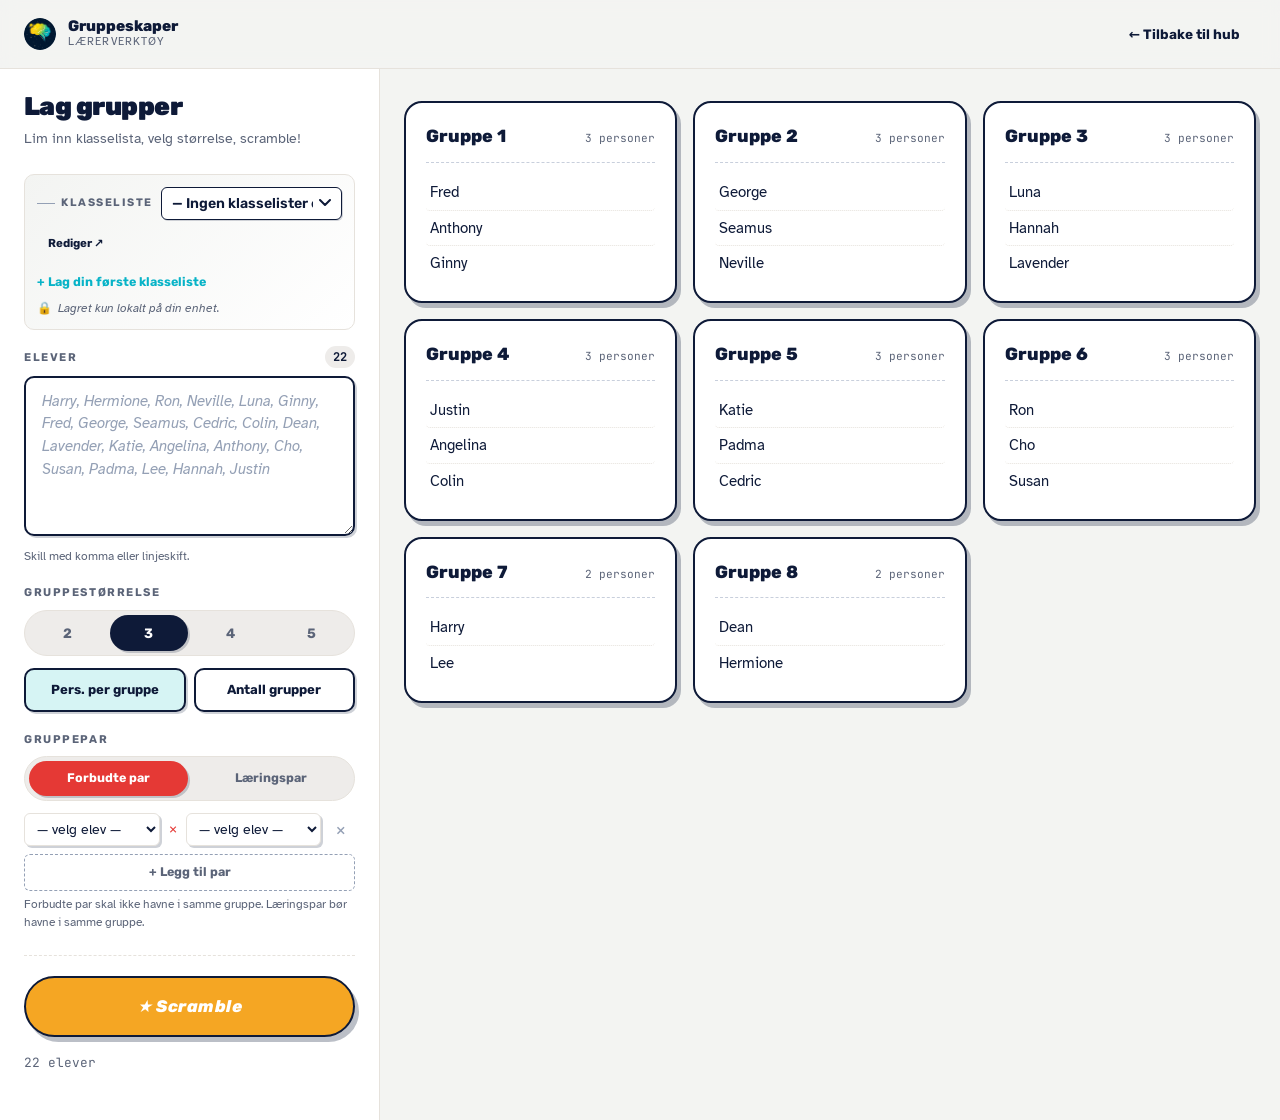
<file: tools/gruppeskaper.html>
<!doctype html>
<html lang="no">
<head>
<meta charset="utf-8" />
<meta name="viewport" content="width=device-width,initial-scale=1" />
<title>Gruppeskaper — Lektor Tronrud</title>
<link rel="icon" type="image/png" href="../assets/logo.png" />
<link rel="preconnect" href="https://fonts.googleapis.com">
<link rel="preconnect" href="https://fonts.gstatic.com" crossorigin>
<link href="https://fonts.googleapis.com/css2?family=Rubik:wght@400;500;600;700;800;900&family=Atkinson+Hyperlegible:wght@400;700&family=JetBrains+Mono:wght@400;500;700&display=swap" rel="stylesheet">
<link rel="stylesheet" href="../assets/tokens.css">
<style>
  body { background: var(--paper); min-height: 100vh; display: flex; flex-direction: column; }

  /* ── Topbar (matches scrambler) ── */
  .topbar {
    padding: var(--s-4) var(--s-6);
    display: flex; align-items: center; justify-content: space-between;
    border-bottom: 1.5px solid var(--chalk-100);
    background: rgba(243,244,242,0.92);
    backdrop-filter: blur(8px);
    position: sticky; top: 0; z-index: 10;
  }
  .topbar__brand { display: flex; align-items: center; gap: var(--s-3); text-decoration: none; color: var(--space-900); }
  .topbar__brand img { width: 32px; height: 32px; border-radius: 50%; }
  .topbar__brand strong { font-family: var(--font-display); font-weight: 800; font-size: 0.95rem; display: block; line-height: 1.1; }
  .topbar__brand small { display: block; font-size: 11px; color: var(--slate-500); letter-spacing: 0.1em; text-transform: uppercase; }
  .topbar__back {
    font-family: var(--font-display); font-size: 0.85rem; font-weight: 700;
    text-decoration: none; color: var(--space-900);
    padding: 8px 16px; border-radius: var(--r-pill);
  }
  .topbar__back:hover { background: var(--chalk-50); }

  /* ── Layout ── */
  .layout { flex: 1; display: grid; grid-template-columns: 380px 1fr; min-height: 0; }
  @media (max-width: 960px) { .layout { grid-template-columns: 1fr; } }

  .sidebar {
    border-right: 1.5px solid var(--chalk-100);
    padding: var(--s-6) var(--s-6) var(--s-12);
    background: var(--surface);
    overflow-y: auto;
  }
  .sidebar h1 {
    font-family: var(--font-display);
    font-size: 1.6rem; font-weight: 900;
    letter-spacing: -0.02em; line-height: 1.05;
    margin-bottom: var(--s-2);
  }
  .sidebar__lede { color: var(--slate-500); font-size: 0.9rem; margin-bottom: var(--s-6); }

  .field { margin-bottom: var(--s-5); }
  .field__label {
    display: flex; align-items: baseline; justify-content: space-between;
    font-family: var(--font-display);
    font-size: 0.7rem; font-weight: 700;
    text-transform: uppercase; letter-spacing: 0.14em;
    color: var(--slate-500);
    margin-bottom: var(--s-2);
  }
  .field__label .count {
    font-family: var(--font-mono); font-size: 0.75rem;
    color: var(--space-900); background: var(--chalk-50);
    padding: 2px 8px; border-radius: var(--r-pill);
    letter-spacing: 0;
  }
  .field__hint { font-size: 0.78rem; color: var(--slate-500); margin-top: var(--s-1); line-height: 1.45; }

  textarea.input {
    width: 100%;
    min-height: 160px;
    border: var(--border-w) solid var(--border-ink);
    border-radius: var(--r-md);
    padding: var(--s-3) var(--s-4);
    font-family: var(--font-body);
    font-size: 0.92rem; line-height: 1.55;
    resize: vertical;
    box-shadow: var(--shadow-1);
    background: var(--surface);
    color: var(--space-900);
    transition: box-shadow var(--t-fast), transform var(--t-fast), color var(--t-fast);
  }
  textarea.input:focus { outline: none; box-shadow: var(--shadow-2); transform: translate(-1px,-1px); }
  textarea.input.--placeholder { color: var(--slate-300); font-style: italic; }

  /* Segmented group-size */
  .seg {
    display: grid; grid-template-columns: repeat(4, 1fr);
    gap: var(--s-1);
    background: var(--chalk-50);
    padding: 4px;
    border-radius: var(--r-pill);
    border: 1.5px solid var(--chalk-100);
  }
  .seg button {
    font-family: var(--font-display); font-weight: 700; font-size: 0.85rem;
    padding: 8px 0;
    border-radius: var(--r-pill);
    cursor: pointer; background: transparent; border: 0;
    color: var(--slate-500);
    transition: all var(--t-fast);
  }
  .seg button:hover { color: var(--space-900); }
  .seg button.is-active {
    background: var(--space-900); color: var(--surface);
    box-shadow: var(--shadow-1);
  }
  .mode-row {
    display: grid; grid-template-columns: 1fr 1fr;
    gap: var(--s-2);
    margin-top: var(--s-3);
  }
  .mode-row button {
    font-family: var(--font-display); font-weight: 700; font-size: 0.82rem;
    padding: 10px;
    border-radius: var(--r-md);
    border: var(--border-w) solid var(--border-ink);
    background: var(--surface);
    color: var(--space-900);
    cursor: pointer;
    box-shadow: var(--shadow-1);
    transition: all var(--t-fast);
  }
  .mode-row button:hover { transform: translate(-1px,-1px); box-shadow: var(--shadow-2); }
  .mode-row button.is-active {
    background: var(--planet-teal-soft);
    border-color: var(--space-900);
  }

  /* Pair tabs (matches scrambler) */
  .pair-tabs {
    display: flex; gap: 4px;
    background: var(--chalk-50);
    border: 1.5px solid var(--chalk-100);
    border-radius: var(--r-pill);
    padding: 4px;
    margin-bottom: var(--s-3);
  }
  .pair-tab {
    flex: 1;
    font-family: var(--font-display);
    font-size: 0.78rem; font-weight: 700;
    padding: 8px 12px;
    border-radius: var(--r-pill);
    background: transparent;
    color: var(--slate-500);
    border: 0;
    cursor: pointer;
    transition: all var(--t-fast);
    display: inline-flex; align-items: center; justify-content: center; gap: 6px;
  }
  .pair-tab:hover { color: var(--space-900); }
  .pair-tab.is-active {
    background: var(--space-900); color: #fff;
    box-shadow: var(--shadow-1);
  }
  .pair-tab.is-active.--learning { background: var(--moss-green-deep); }
  .pair-tab.is-active.--forbidden { background: var(--supernova-red); }

  .pairs-list {
    display: flex; flex-direction: column; gap: 6px;
    margin-bottom: var(--s-2);
  }
  .pair-row {
    display: grid;
    grid-template-columns: 1fr 14px 1fr 28px;
    gap: 6px;
    align-items: center;
  }
  .pair-row__sep {
    text-align: center;
    color: var(--slate-300);
    font-family: var(--font-mono);
    font-size: 0.85rem;
  }
  .pair-row__sep.--learning { color: var(--moss-green-deep); }
  .pair-row__sep.--forbidden { color: var(--supernova-red); }
  .pair-row select {
    width: 100%;
    border: 1.5px solid var(--chalk-100);
    border-radius: var(--r-sm);
    padding: 6px 8px;
    background: var(--surface);
    font-family: var(--font-body);
    font-size: 0.85rem;
    color: var(--space-900);
    box-shadow: var(--shadow-1);
    cursor: pointer;
  }
  .pair-row select:focus {
    outline: 2px solid var(--planet-teal);
    outline-offset: 1px;
  }
  .pair-row__rm {
    background: transparent;
    border: 0;
    color: var(--slate-300);
    font-size: 1.1rem;
    line-height: 1;
    cursor: pointer;
    padding: 0;
    border-radius: 4px;
  }
  .pair-row__rm:hover { color: var(--supernova-red); background: var(--supernova-red-soft); }
  .pair-add {
    width: 100%;
    font-family: var(--font-display);
    font-size: 0.78rem; font-weight: 700;
    padding: 8px 12px;
    border-radius: var(--r-sm);
    border: 1.5px dashed var(--slate-300);
    background: transparent;
    color: var(--slate-500);
    cursor: pointer;
    transition: all var(--t-fast);
  }
  .pair-add:hover { border-color: var(--space-900); color: var(--space-900); background: var(--chalk-50); }

  .make-wrap {
    margin-top: var(--s-6);
    padding-top: var(--s-5);
    border-top: 1.5px dashed var(--chalk-100);
    display: flex; flex-direction: column; gap: var(--s-2);
  }
  .make-btn {
    width: 100%;
    font-family: var(--font-display); font-size: 1.05rem; font-weight: 800; font-style: italic;
    padding: 16px 24px;
    border-radius: var(--r-pill);
    border: var(--border-w) solid var(--border-ink);
    background: var(--comet-orange); color: #fff;
    box-shadow: var(--shadow-2);
    cursor: pointer;
    transition: transform var(--t-fast), box-shadow var(--t-fast), background var(--t-fast);
    display: inline-flex; align-items: center; justify-content: center; gap: var(--s-2);
    letter-spacing: 0.03em;
  }
  .make-btn:hover { transform: translate(-2px,-2px); box-shadow: var(--shadow-3); background: #e0941c; }
  .make-btn:active { transform: translate(0,0); box-shadow: var(--shadow-press); }
  .make-btn:disabled { opacity: 0.4; cursor: not-allowed; }

  .conflict-warn {
    font-size: 0.78rem;
    color: var(--supernova-red);
    background: var(--supernova-red-soft);
    border: 1.5px solid var(--supernova-red);
    border-radius: var(--r-sm);
    padding: 8px 12px;
    display: none;
  }
  .conflict-warn.is-visible { display: block; }

  .status {
    font-family: var(--font-mono);
    font-size: 0.8rem;
    color: var(--slate-500);
    margin-top: var(--s-2);
  }

  /* ── Stage / groups ── */
  .stage {
    padding: var(--s-8) var(--s-6);
    overflow-y: auto;
  }
  .stage__head {
    text-align: center;
    margin-bottom: var(--s-6);
  }
  .stage__head .ribbon {
    font-family: var(--font-mono); font-size: 0.7rem;
    letter-spacing: 0.2em; text-transform: uppercase;
    color: var(--slate-500);
  }
  .stage__head h2 {
    font-family: var(--font-display);
    font-size: clamp(1.6rem, 3vw, 2.4rem);
    font-weight: 800; letter-spacing: -0.02em;
    margin-top: var(--s-2);
  }
  .stage__head h2 em {
    font-style: italic;
    background: linear-gradient(95deg, var(--berry-pink), var(--planet-teal));
    -webkit-background-clip: text; background-clip: text; color: transparent;
    padding-right: 0.06em;
  }

  .groups {
    display: grid;
    grid-template-columns: repeat(auto-fill, minmax(220px, 1fr));
    gap: var(--s-4);
    max-width: 1100px;
    margin: 0 auto;
  }
  .group-card {
    background: var(--surface);
    border: var(--border-w) solid var(--border-ink);
    border-radius: var(--r-xl);
    box-shadow: var(--shadow-2);
    padding: var(--s-5);
    animation: cardIn 0.4s ease backwards;
  }
  @keyframes cardIn {
    from { opacity: 0; transform: translateY(12px); }
    to { opacity: 1; transform: translateY(0); }
  }
  .group-card__head {
    display: flex; justify-content: space-between; align-items: baseline;
    padding-bottom: var(--s-3);
    margin-bottom: var(--s-3);
    border-bottom: 1.5px dashed var(--slate-200);
  }
  .group-card__head h3 {
    font-family: var(--font-display);
    font-size: 1.1rem; font-weight: 800;
  }
  .group-card__head small {
    font-family: var(--font-mono);
    font-size: 0.7rem;
    color: var(--slate-500);
  }
  .group-card ul { list-style: none; padding: 0; margin: 0; }
  .group-card li {
    padding: 6px 4px;
    border-bottom: 1px dotted var(--chalk-100);
    font-size: 0.95rem;
    display: flex; align-items: center; gap: 6px;
    cursor: grab;
    user-select: none;
    border-radius: 4px;
    transition: background var(--t-fast), opacity var(--t-fast), transform var(--t-fast);
  }
  .group-card li:hover { background: var(--chalk-50); }
  .group-card li:last-child { border-bottom: 0; }
  .group-card li.--dragging { opacity: 0.35; cursor: grabbing; }
  .group-card li.--pinned { background: var(--nova-yellow-soft); }
  .group-card li.--pinned::before {
    content: '📌';
    font-size: 0.78rem;
    margin-right: 2px;
  }
  .group-card.--drop-target {
    background: var(--moss-green-soft);
    border-color: var(--moss-green-deep);
    transform: translate(-2px, -2px);
    box-shadow: var(--shadow-3);
  }
  .group-card__hint {
    text-align: center;
    color: var(--slate-300);
    font-style: italic;
    font-size: 0.85rem;
    padding: var(--s-4) 0;
  }
  .group-card li .tag {
    margin-left: auto;
    font-family: var(--font-display);
    font-size: 0.62rem; font-weight: 700;
    padding: 2px 7px;
    border-radius: var(--r-pill);
    letter-spacing: 0.06em;
  }
  .group-card li .tag.--learn {
    background: var(--moss-green-soft);
    color: var(--moss-green-deep);
    border: 1px solid var(--moss-green-deep);
  }
  .group-card li .tag.--forbid {
    background: var(--supernova-red-soft);
    color: var(--supernova-red);
    border: 1px solid var(--supernova-red);
  }

  .empty {
    text-align: center;
    padding: var(--s-16) var(--s-6);
    color: var(--slate-500);
  }
  .empty .big {
    font-size: 64px; margin-bottom: var(--s-4); display: block;
  }
</style>
</head>
<body>

<header class="topbar">
  <a class="topbar__brand" href="../laererhub.html">
    <img src="../assets/logo.png" alt="" />
    <div>
      <strong>Gruppeskaper</strong>
      <small>Lærerverktøy</small>
    </div>
  </a>
  <a class="topbar__back" href="../laererhub.html">← Tilbake til hub</a>
</header>

<main class="layout">
  <aside class="sidebar">
    <h1>Lag grupper</h1>
    <p class="sidebar__lede">Lim inn klasselista, velg størrelse, scramble!</p>

    <div id="picker-slot"></div>

    <div class="field">
      <div class="field__label">
        <span>Elever</span>
        <span class="count" id="name-count">0</span>
      </div>
      <textarea id="names-input" class="input --placeholder">Harry, Hermione, Ron, Neville, Luna, Ginny, Fred, George, Seamus, Cedric, Colin, Dean, Lavender, Katie, Angelina, Anthony, Cho, Susan, Padma, Lee, Hannah, Justin</textarea>
      <div class="field__hint">Skill med komma eller linjeskift.</div>
    </div>

    <div class="field">
      <div class="field__label"><span>Gruppestørrelse</span></div>
      <div class="seg" id="size-seg">
        <button data-size="2">2</button>
        <button data-size="3" class="is-active">3</button>
        <button data-size="4">4</button>
        <button data-size="5">5</button>
      </div>
      <div class="mode-row" id="mode-row">
        <button data-mode="size" class="is-active">Pers. per gruppe</button>
        <button data-mode="count">Antall grupper</button>
      </div>
    </div>

    <div class="field">
      <div class="field__label"><span>Gruppepar</span></div>
      <div class="pair-tabs">
        <button class="pair-tab is-active --forbidden" data-pair-tab="forbidden">Forbudte par</button>
        <button class="pair-tab --learning" data-pair-tab="learning">Læringspar</button>
      </div>
      <div class="pairs-list" id="pairs-list"></div>
      <button class="pair-add" id="pair-add">+ Legg til par</button>
      <div class="field__hint" id="pair-hint">Forbudte par skal ikke havne i samme gruppe. Læringspar bør havne i samme gruppe.</div>
    </div>

    <div class="make-wrap">
      <button id="make-btn" class="make-btn">★ Scramble</button>
      <div class="conflict-warn" id="conflict-warn"></div>
      <div class="status" id="status">0 elever</div>
    </div>
  </aside>

  <section class="stage">
    <div id="groups" class="groups"></div>
    <div id="empty" class="empty" style="display:none">
      <span class="big">👥</span>
      <p>Lim inn klasselista og trykk <strong>Scramble</strong>.</p>
    </div>
  </section>
</main>

<script>
(function () {
  const STORAGE_KEY = 'lt-gruppeskaper';
  const PLACEHOLDER_NAMES = 'Harry, Hermione, Ron, Neville, Luna, Ginny, Fred, George, Seamus, Cedric, Colin, Dean, Lavender, Katie, Angelina, Anthony, Cho, Susan, Padma, Lee, Hannah, Justin';

  const $ = (id) => document.getElementById(id);
  const namesInput = $('names-input');
  const nameCount = $('name-count');
  const sizeSeg = $('size-seg');
  const modeRow = $('mode-row');
  const makeBtn = $('make-btn');
  const groupsEl = $('groups');
  const emptyEl = $('empty');
  const status = $('status');
  const conflictWarn = $('conflict-warn');
  const pairsList = $('pairs-list');
  const pairAdd = $('pair-add');
  const pairHint = $('pair-hint');

  let size = 3;
  let mode = 'size'; // 'size' or 'count'
  let pairMode = 'forbidden';
  let forbiddenPairs = [['', '']];
  let learningPairs  = [['', '']];
  let isPlaceholder = true;
  let currentGroups = [];
  let pinnedToGroup = new Map(); // name -> group index (number)

  // ── Load saved state ──
  try {
    const saved = JSON.parse(localStorage.getItem(STORAGE_KEY) || '{}');
    if (saved.names && saved.names.trim()) {
      namesInput.value = saved.names;
      isPlaceholder = false;
      namesInput.classList.remove('--placeholder');
    }
    if (saved.size) {
      size = saved.size;
      sizeSeg.querySelectorAll('button').forEach(b => b.classList.toggle('is-active', +b.dataset.size === size));
    }
    if (saved.mode) {
      mode = saved.mode;
      modeRow.querySelectorAll('button').forEach(b => b.classList.toggle('is-active', b.dataset.mode === mode));
    }
    if (Array.isArray(saved.forbiddenPairs) && saved.forbiddenPairs.length) forbiddenPairs = saved.forbiddenPairs;
    if (Array.isArray(saved.learningPairs) && saved.learningPairs.length) learningPairs = saved.learningPairs;
    if (saved.pinnedToGroup && typeof saved.pinnedToGroup === 'object') {
      pinnedToGroup = new Map(Object.entries(saved.pinnedToGroup).map(([k, v]) => [k, Number(v)]));
    }
  } catch (_) {}

  function save() {
    localStorage.setItem(STORAGE_KEY, JSON.stringify({
      names: isPlaceholder ? '' : namesInput.value,
      size, mode,
      forbiddenPairs, learningPairs,
      pinnedToGroup: Object.fromEntries(pinnedToGroup),
    }));
  }

  // ── Parsing ──
  function parseNames(raw) {
    return raw.split(/[,\n;]+/).map(s => s.trim()).filter(Boolean);
  }
  function getNames() { return parseNames(namesInput.value); }
  function shuffle(arr) {
    const a = arr.slice();
    for (let i = a.length - 1; i > 0; i--) {
      const j = Math.floor(Math.random() * (i + 1));
      [a[i], a[j]] = [a[j], a[i]];
    }
    return a;
  }
  function pairKey(a, b) {
    const A = a.toLowerCase(), B = b.toLowerCase();
    return A < B ? A + '|' + B : B + '|' + A;
  }
  function buildPairSet(pairs) {
    const set = new Set();
    pairs.forEach(([a, b]) => { if (a && b && a !== b) set.add(pairKey(a, b)); });
    return set;
  }

  function updateStatus() {
    const n = getNames().length;
    nameCount.textContent = n;
    status.textContent = n + (n === 1 ? ' elev' : ' elever');
  }

  // ── Pair UI ──
  function getCurrentPairs() {
    return pairMode === 'forbidden' ? forbiddenPairs : learningPairs;
  }
  function renderPairsList() {
    const students = getNames();
    const list = getCurrentPairs();
    pairsList.innerHTML = '';
    list.forEach((pair, idx) => {
      const row = document.createElement('div');
      row.className = 'pair-row';
      const sel1 = makePairSelect(students, pair[0]);
      const sep = document.createElement('span');
      sep.className = 'pair-row__sep ' + (pairMode === 'learning' ? '--learning' : '--forbidden');
      sep.textContent = pairMode === 'learning' ? '↔' : '✕';
      const sel2 = makePairSelect(students, pair[1]);
      const rm = document.createElement('button');
      rm.className = 'pair-row__rm';
      rm.title = 'Fjern par';
      rm.textContent = '×';
      sel1.addEventListener('change', () => { list[idx][0] = sel1.value; save(); });
      sel2.addEventListener('change', () => { list[idx][1] = sel2.value; save(); });
      rm.addEventListener('click', () => {
        list.splice(idx, 1);
        if (list.length === 0) list.push(['', '']);
        save();
        renderPairsList();
      });
      row.append(sel1, sep, sel2, rm);
      pairsList.appendChild(row);
    });
  }
  function makePairSelect(students, current) {
    const sel = document.createElement('select');
    const opt0 = document.createElement('option');
    opt0.value = ''; opt0.textContent = '— velg elev —';
    sel.appendChild(opt0);
    students.forEach(s => {
      const o = document.createElement('option');
      o.value = s; o.textContent = s;
      if (s === current) o.selected = true;
      sel.appendChild(o);
    });
    return sel;
  }

  document.querySelectorAll('.pair-tab').forEach(b => {
    b.addEventListener('click', () => {
      document.querySelectorAll('.pair-tab').forEach(x => x.classList.remove('is-active'));
      b.classList.add('is-active');
      pairMode = b.dataset.pairTab;
      pairHint.textContent = pairMode === 'learning'
        ? 'Læringspar bør havne i samme gruppe.'
        : 'Forbudte par skal ikke havne i samme gruppe.';
      renderPairsList();
    });
  });
  pairAdd.addEventListener('click', () => {
    getCurrentPairs().push(['', '']);
    save();
    renderPairsList();
  });

  // ── Group building with scored search ──
  function buildGroups(names, fset, lset) {
    let numGroups;
    if (mode === 'size') {
      numGroups = Math.max(1, Math.ceil(names.length / size));
    } else {
      numGroups = Math.max(1, Math.min(size, names.length));
    }

    // Separate pinned names from free names. Pin index is clamped to valid range.
    const pinnedHere = [];          // [name, groupIdx]
    const freeNames = [];
    names.forEach(n => {
      if (pinnedToGroup.has(n)) {
        let g = pinnedToGroup.get(n);
        if (g >= numGroups) g = numGroups - 1;
        if (g < 0) g = 0;
        pinnedHere.push([n, g]);
      } else {
        freeNames.push(n);
      }
    });

    function distribute(order) {
      const g = [];
      for (let i = 0; i < numGroups; i++) g.push([]);
      // Place pinned first (locked in place)
      pinnedHere.forEach(([n, gi]) => g[gi].push(n));
      // Distribute remaining names into the group with fewest members each round
      order.forEach(n => {
        let minIdx = 0, minLen = g[0].length;
        for (let i = 1; i < g.length; i++) {
          if (g[i].length < minLen) { minIdx = i; minLen = g[i].length; }
        }
        g[minIdx].push(n);
      });
      return g;
    }

    function score(groups) {
      let forb = 0, missLearn = 0;
      const learnTargets = [];
      lset.forEach(k => learnTargets.push(k));
      groups.forEach(g => {
        // forbidden pair penalty: any two members in the same group
        for (let i = 0; i < g.length; i++)
          for (let j = i + 1; j < g.length; j++)
            if (fset.has(pairKey(g[i], g[j]))) forb++;
      });
      // learning pair penalty: pair members NOT in same group
      const groupOf = new Map();
      groups.forEach((g, gi) => g.forEach(n => groupOf.set(n.toLowerCase(), gi)));
      learnTargets.forEach(k => {
        const [a, b] = k.split('|');
        const ga = groupOf.get(a), gb = groupOf.get(b);
        if (ga != null && gb != null && ga !== gb) missLearn++;
      });
      return forb * 100 + missLearn * 50;
    }

    let best = null, bestScore = Infinity;
    for (let t = 0; t < 600; t++) {
      const cand = distribute(shuffle(freeNames));
      const s = score(cand);
      if (s < bestScore) { best = cand; bestScore = s; if (s === 0) break; }
    }
    // Local-swap improvement (swap two members across groups) — skip pinned names.
    const isPinned = (n) => pinnedToGroup.has(n);
    if (bestScore > 0 && best) {
      const o = best.map(g => g.slice());
      for (let pass = 0; pass < 4; pass++) {
        let improved = false;
        for (let g1 = 0; g1 < o.length; g1++) {
          for (let g2 = g1 + 1; g2 < o.length; g2++) {
            for (let i = 0; i < o[g1].length; i++) {
              if (isPinned(o[g1][i])) continue;
              for (let j = 0; j < o[g2].length; j++) {
                if (isPinned(o[g2][j])) continue;
                const before = score(o);
                const tmp = o[g1][i]; o[g1][i] = o[g2][j]; o[g2][j] = tmp;
                const after = score(o);
                if (after < before) improved = true;
                else { const t2 = o[g1][i]; o[g1][i] = o[g2][j]; o[g2][j] = t2; }
              }
            }
          }
        }
        if (!improved) break;
      }
      best = o;
      bestScore = score(o);
    }

    return { groups: best || [], score: bestScore };
  }

  function countForbidden(groups, fset) {
    let c = 0;
    groups.forEach(g => {
      for (let i = 0; i < g.length; i++)
        for (let j = i + 1; j < g.length; j++)
          if (fset.has(pairKey(g[i], g[j]))) c++;
    });
    return c;
  }
  function countMissingLearn(groups, lset) {
    if (!lset.size) return 0;
    const groupOf = new Map();
    groups.forEach((g, gi) => g.forEach(n => groupOf.set(n.toLowerCase(), gi)));
    let miss = 0;
    lset.forEach(k => {
      const [a, b] = k.split('|');
      const ga = groupOf.get(a), gb = groupOf.get(b);
      if (ga != null && gb != null && ga !== gb) miss++;
    });
    return miss;
  }

  function makeGroups() {
    const names = getNames();
    if (names.length === 0) { return; }
    const fset = buildPairSet(forbiddenPairs);
    const lset = buildPairSet(learningPairs);
    const result = buildGroups(names, fset, lset);
    currentGroups = result.groups;

    const forbHit = countForbidden(currentGroups, fset);
    const missLearn = countMissingLearn(currentGroups, lset);
    conflictWarn.classList.toggle('is-visible', forbHit > 0 || missLearn > 0);
    if (forbHit > 0 && missLearn > 0) {
      conflictWarn.textContent = `⚠️ ${forbHit} forbudte par måtte plasseres i samme gruppe. ${missLearn} læringspar er ikke i samme gruppe.`;
    } else if (forbHit > 0) {
      conflictWarn.textContent = `⚠️ ${forbHit} forbudte par måtte plasseres i samme gruppe.`;
    } else if (missLearn > 0) {
      conflictWarn.textContent = `ℹ️ ${missLearn} læringspar kunne ikke plasseres i samme gruppe.`;
    }

    render(currentGroups, fset, lset);
  }

  function escapeHTML(s) {
    return String(s).replace(/[<>&]/g, c => ({'<':'&lt;','>':'&gt;','&':'&amp;'}[c]));
  }

  function render(groups, fset, lset) {
    groupsEl.innerHTML = '';
    emptyEl.style.display = 'none';

    groups.forEach((g, i) => {
      const card = document.createElement('div');
      card.className = 'group-card';
      card.style.animationDelay = (i * 60) + 'ms';
      card.dataset.groupIdx = String(i);

      const head = document.createElement('div');
      head.className = 'group-card__head';
      const h3 = document.createElement('h3');
      h3.textContent = 'Gruppe ' + (i + 1);
      const small = document.createElement('small');
      small.textContent = g.length + ' ' + (g.length === 1 ? 'person' : 'personer');
      head.append(h3, small);
      card.appendChild(head);

      const ul = document.createElement('ul');
      g.forEach(n => {
        const li = document.createElement('li');
        li.dataset.name = n;
        li.dataset.groupIdx = String(i);
        li.setAttribute('draggable', 'true');
        if (pinnedToGroup.has(n)) li.classList.add('--pinned');
        li.title = pinnedToGroup.has(n)
          ? 'Klikk for å låse opp · dra for å flytte'
          : 'Klikk for å låse til denne gruppen · dra for å flytte';

        const span = document.createElement('span');
        span.textContent = n;
        li.appendChild(span);

        // tag if this name shares a learning or forbidden pair with someone else in the group
        let tagHTML = '';
        for (const other of g) {
          if (other === n) continue;
          if (fset && fset.has(pairKey(n, other))) { tagHTML = '<span class="tag --forbid">✕ par</span>'; break; }
          if (lset && lset.has(pairKey(n, other))) { tagHTML = '<span class="tag --learn">↔ par</span>'; }
        }
        if (tagHTML) {
          const tagWrap = document.createElement('span');
          tagWrap.innerHTML = tagHTML;
          li.appendChild(tagWrap.firstChild);
        }

        li.addEventListener('click', () => togglePin(n, i));
        li.addEventListener('dragstart', onDragStart);
        li.addEventListener('dragend', onDragEnd);
        ul.appendChild(li);
      });

      if (g.length === 0) {
        const hint = document.createElement('div');
        hint.className = 'group-card__hint';
        hint.textContent = 'Slipp en elev her';
        card.appendChild(hint);
      }

      card.appendChild(ul);

      // Drop-target wiring for the whole card
      card.addEventListener('dragover', onDragOver);
      card.addEventListener('dragleave', onDragLeave);
      card.addEventListener('drop', onDrop);

      groupsEl.appendChild(card);
    });
  }

  // ── Lock / pin ──
  function togglePin(name, groupIdx) {
    if (pinnedToGroup.get(name) === groupIdx) pinnedToGroup.delete(name);
    else pinnedToGroup.set(name, groupIdx);
    save();
    rerenderCurrent();
  }

  function rerenderCurrent() {
    const fset = buildPairSet(forbiddenPairs);
    const lset = buildPairSet(learningPairs);
    render(currentGroups, fset, lset);
  }

  // ── Drag & drop ──
  let dragName = null;
  let dragFromGroup = null;
  function onDragStart(e) {
    dragName = this.dataset.name;
    dragFromGroup = +this.dataset.groupIdx;
    this.classList.add('--dragging');
    try { e.dataTransfer.setData('text/plain', dragName); } catch (_) {}
    e.dataTransfer.effectAllowed = 'move';
  }
  function onDragEnd() {
    this.classList.remove('--dragging');
    document.querySelectorAll('.group-card.--drop-target').forEach(x => x.classList.remove('--drop-target'));
    dragName = null;
    dragFromGroup = null;
  }
  function onDragOver(e) {
    e.preventDefault();
    e.dataTransfer.dropEffect = 'move';
    this.classList.add('--drop-target');
  }
  function onDragLeave(e) {
    // Only clear if leaving the card entirely
    if (!this.contains(e.relatedTarget)) this.classList.remove('--drop-target');
  }
  function onDrop(e) {
    e.preventDefault();
    this.classList.remove('--drop-target');
    const toGroup = +this.dataset.groupIdx;
    if (dragName == null || isNaN(toGroup) || toGroup === dragFromGroup) return;
    // Move the name across groups
    const from = currentGroups[dragFromGroup];
    const idx = from.indexOf(dragName);
    if (idx === -1) return;
    from.splice(idx, 1);
    currentGroups[toGroup].push(dragName);
    // If the name was pinned to its old group, update the pin to the new group
    if (pinnedToGroup.has(dragName)) pinnedToGroup.set(dragName, toGroup);
    save();
    rerenderCurrent();
  }

  // ── Wire up ──
  sizeSeg.addEventListener('click', (e) => {
    const b = e.target.closest('button'); if (!b) return;
    sizeSeg.querySelectorAll('button').forEach(x => x.classList.remove('is-active'));
    b.classList.add('is-active');
    size = +b.dataset.size;
    save();
  });
  modeRow.addEventListener('click', (e) => {
    const b = e.target.closest('button'); if (!b) return;
    modeRow.querySelectorAll('button').forEach(x => x.classList.remove('is-active'));
    b.classList.add('is-active');
    mode = b.dataset.mode;
    save();
  });
  makeBtn.addEventListener('click', makeGroups);

  // Placeholder behaviour — clear styling on first edit
  namesInput.addEventListener('focus', () => {
    if (isPlaceholder) namesInput.classList.remove('--placeholder');
  });
  namesInput.addEventListener('blur', () => {
    if (isPlaceholder && !namesInput.value.trim()) {
      namesInput.value = PLACEHOLDER_NAMES;
      namesInput.classList.add('--placeholder');
    }
  });
  namesInput.addEventListener('input', () => {
    if (isPlaceholder) {
      isPlaceholder = false;
      namesInput.classList.remove('--placeholder');
    }
    // Drop any pair refs to names that no longer exist
    const valid = new Set(getNames());
    [forbiddenPairs, learningPairs].forEach(list => {
      list.forEach(p => {
        if (p[0] && !valid.has(p[0])) p[0] = '';
        if (p[1] && !valid.has(p[1])) p[1] = '';
      });
    });
    // Drop pins for names that no longer exist
    for (const n of [...pinnedToGroup.keys()]) {
      if (!valid.has(n)) pinnedToGroup.delete(n);
    }
    save();
    updateStatus();
    renderPairsList();
  });

  document.addEventListener('keydown', (e) => {
    if ((e.metaKey || e.ctrlKey) && e.key === 'Enter') {
      e.preventDefault();
      makeGroups();
    }
  });

  // ── Initial state ──
  updateStatus();
  renderPairsList();
  // Auto-generate on load so the page shows ready groups (with the HP placeholder names).
  makeGroups();
})();
</script>

<script src="klasselister.js"></script>
<script src="klasselister-picker.js"></script>
<script>
  // Bind the shared class-list picker to gruppeskaper's textarea.
  window.LektorKlassePicker.mount({
    mountEl: document.getElementById('picker-slot'),
    textarea: document.getElementById('names-input'),
    toolName: 'gruppeskaper',
    editHref: 'klasselister.html',
  });
</script>

</body>
</html>
</file>
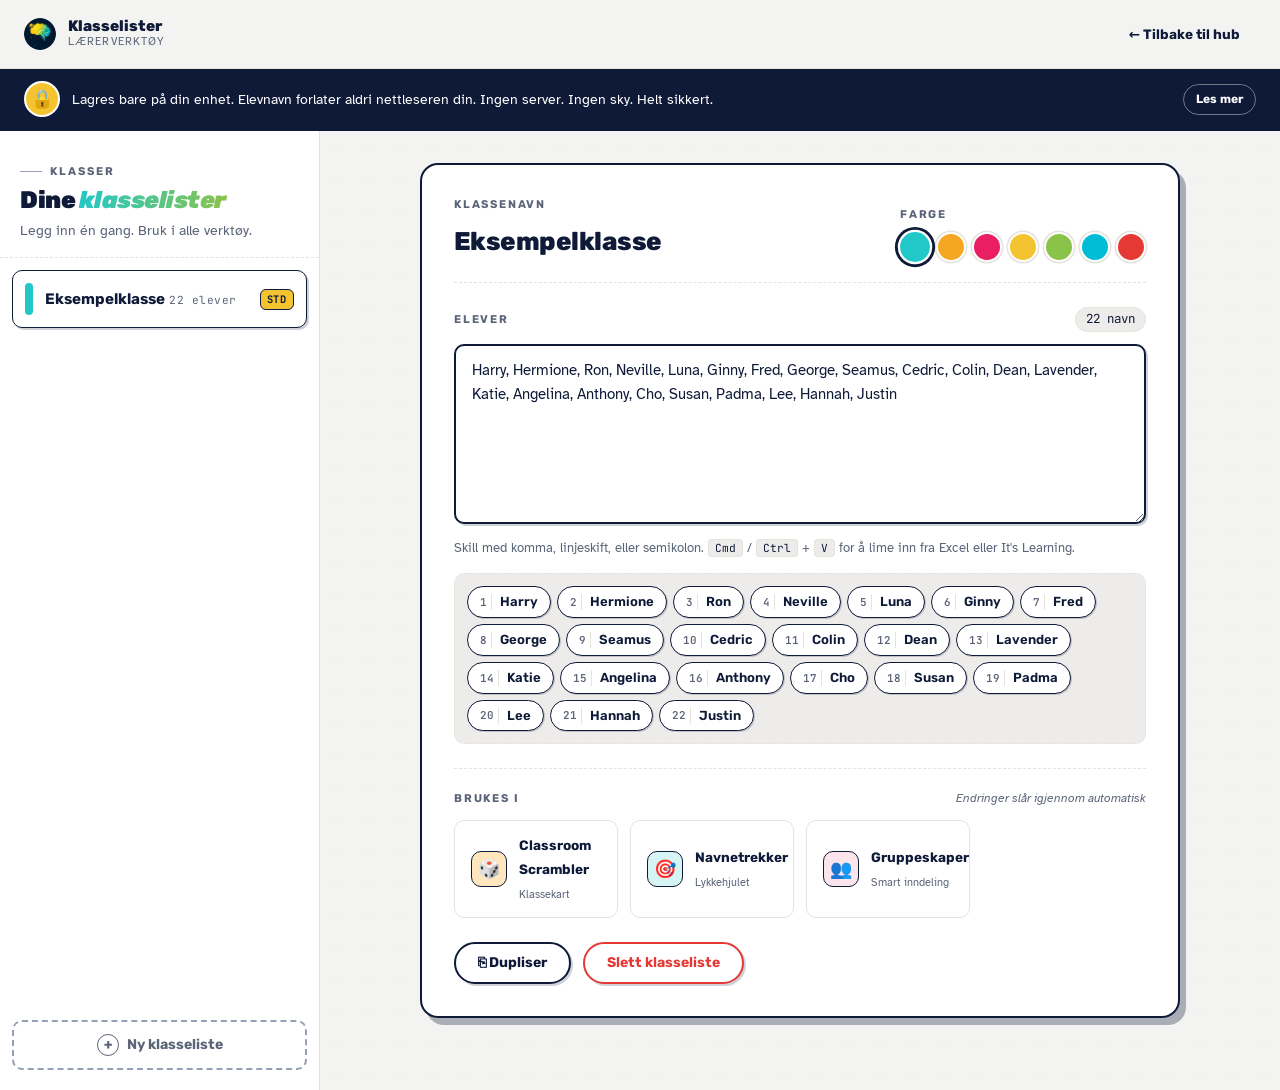
<file: tools/klasselister.html>
<!doctype html>
<html lang="no">
<head>
<meta charset="utf-8" />
<meta name="viewport" content="width=device-width,initial-scale=1" />
<title>Klasselister — Lektor Tronrud</title>
<link rel="icon" type="image/png" href="../assets/logo.png" />
<link rel="preconnect" href="https://fonts.googleapis.com">
<link rel="preconnect" href="https://fonts.gstatic.com" crossorigin>
<link href="https://fonts.googleapis.com/css2?family=Rubik:wght@400;500;600;700;800;900&family=Atkinson+Hyperlegible:ital,wght@0,400;0,700;1,400;1,700&family=JetBrains+Mono:wght@400;500;700&display=swap" rel="stylesheet">
<link rel="stylesheet" href="../assets/tokens.css">
<style>
  body { background: var(--paper); min-height: 100vh; display: flex; flex-direction: column; }

  /* ── Topbar (matches other tools) ── */
  .topbar {
    padding: var(--s-4) var(--s-6);
    display: flex; align-items: center; justify-content: space-between;
    border-bottom: 1.5px solid var(--chalk-100);
    background: rgba(243,244,242,0.92);
    backdrop-filter: blur(8px);
    position: sticky; top: 0; z-index: 10;
  }
  .topbar__brand { display: flex; align-items: center; gap: var(--s-3); text-decoration: none; color: var(--space-900); }
  .topbar__brand img { width: 32px; height: 32px; border-radius: 50%; }
  .topbar__brand strong { font-family: var(--font-display); font-weight: 800; font-size: 0.95rem; display: block; line-height: 1.1; }
  .topbar__brand small { display: block; font-size: 11px; color: var(--slate-500); letter-spacing: 0.1em; text-transform: uppercase; }
  .topbar__back {
    font-family: var(--font-display); font-size: 0.85rem; font-weight: 700;
    text-decoration: none; color: var(--space-900);
    padding: 8px 16px; border-radius: var(--r-pill);
  }
  .topbar__back:hover { background: var(--chalk-50); }

  /* ── Privacy banner (sticky just under topbar) ── */
  .privacy {
    background: var(--space-900);
    color: var(--surface);
    padding: var(--s-3) var(--s-6);
    display: flex; align-items: center; gap: var(--s-3);
    border-bottom: var(--border-w) solid var(--border-ink);
    font-size: 0.85rem;
    line-height: 1.4;
  }
  .privacy__icon {
    flex-shrink: 0;
    width: 36px; height: 36px;
    border-radius: 50%;
    background: var(--nova-yellow);
    border: 2px solid var(--surface);
    display: grid; place-items: center;
    color: var(--space-900);
    font-size: 18px;
    box-shadow: var(--shadow-press);
  }
  .privacy__text { flex: 1; }
  .privacy__text strong {
    font-family: var(--font-display);
    font-weight: 800; letter-spacing: -0.01em;
    color: var(--nova-yellow);
    margin-right: 4px;
  }
  .privacy__more {
    font-family: var(--font-display);
    font-size: 0.75rem; font-weight: 700;
    padding: 6px 12px;
    border-radius: var(--r-pill);
    border: 1.5px solid rgba(255,255,255,0.4);
    color: var(--surface);
    cursor: pointer;
    transition: all var(--t-fast);
    white-space: nowrap;
  }
  .privacy__more:hover { background: rgba(255,255,255,0.1); border-color: var(--nova-yellow); color: var(--nova-yellow); }

  /* ── Layout ── */
  .layout { flex: 1; display: grid; grid-template-columns: 320px 1fr; min-height: 0; }
  @media (max-width: 960px) { .layout { grid-template-columns: 1fr; } }

  /* ── Sidebar: list of class groups ── */
  .sidebar {
    border-right: 1.5px solid var(--chalk-100);
    background: var(--surface);
    overflow-y: auto;
    display: flex; flex-direction: column;
  }
  .sidebar__head {
    padding: var(--s-6) var(--s-5) var(--s-4);
    border-bottom: 1.5px dashed var(--chalk-100);
  }
  .sidebar__eyebrow {
    font-family: var(--font-display);
    font-size: 0.7rem; font-weight: 700;
    text-transform: uppercase; letter-spacing: 0.18em;
    color: var(--slate-500);
    margin-bottom: var(--s-2);
    display: inline-flex; align-items: center; gap: var(--s-2);
  }
  .sidebar__eyebrow::before {
    content: ''; width: 22px; height: 1px; background: var(--slate-300);
  }
  .sidebar h1 {
    font-family: var(--font-display);
    font-size: 1.5rem; font-weight: 900;
    letter-spacing: -0.02em; line-height: 1.05;
    margin-bottom: var(--s-2);
  }
  .sidebar h1 em {
    font-style: italic;
    background: linear-gradient(95deg, var(--planet-teal), var(--moss-green));
    -webkit-background-clip: text; background-clip: text; color: transparent;
    padding-right: 0.06em;
  }
  .sidebar__lede { color: var(--slate-500); font-size: 0.86rem; line-height: 1.45; }

  .sidebar__list {
    flex: 1;
    padding: var(--s-3);
    display: flex; flex-direction: column; gap: var(--s-2);
  }
  .group-row {
    display: grid;
    grid-template-columns: 8px 1fr auto;
    align-items: center;
    gap: var(--s-3);
    padding: var(--s-3) var(--s-3);
    border-radius: var(--r-md);
    border: 1.5px solid transparent;
    cursor: pointer;
    transition: all var(--t-fast);
    text-align: left;
    background: transparent;
    width: 100%;
  }
  .group-row:hover { background: var(--chalk-50); }
  .group-row.--active {
    background: var(--surface);
    border-color: var(--space-900);
    box-shadow: var(--shadow-1);
  }
  .group-row__swatch {
    width: 8px; height: 32px;
    border-radius: 4px;
    background: var(--swatch, var(--planet-teal));
  }
  .group-row__body { min-width: 0; }
  .group-row__name {
    font-family: var(--font-display);
    font-size: 0.95rem; font-weight: 700;
    color: var(--space-900);
    line-height: 1.15;
    white-space: nowrap; overflow: hidden; text-overflow: ellipsis;
  }
  .group-row__count {
    font-family: var(--font-mono);
    font-size: 0.7rem;
    color: var(--slate-500);
    margin-top: 2px;
    letter-spacing: 0.05em;
  }
  .group-row__count.--zero { color: var(--slate-300); font-style: italic; }
  .group-row__badge {
    font-family: var(--font-mono);
    font-size: 0.65rem; font-weight: 700;
    color: var(--space-900);
    background: var(--nova-yellow);
    padding: 2px 6px;
    border-radius: var(--r-sm);
    letter-spacing: 0.08em;
    text-transform: uppercase;
    border: 1px solid var(--space-900);
  }

  .sidebar__newbtn {
    margin: 0 var(--s-3) var(--s-5);
    padding: var(--s-3) var(--s-4);
    font-family: var(--font-display);
    font-size: 0.88rem; font-weight: 700;
    border-radius: var(--r-md);
    border: 2px dashed var(--slate-300);
    background: transparent;
    color: var(--slate-500);
    cursor: pointer;
    transition: all var(--t-fast);
    display: flex; align-items: center; justify-content: center; gap: var(--s-2);
  }
  .sidebar__newbtn:hover {
    border-color: var(--space-900);
    color: var(--space-900);
    background: var(--chalk-50);
    border-style: solid;
  }
  .sidebar__newbtn .plus {
    width: 22px; height: 22px; border-radius: 50%;
    border: 1.5px solid currentColor;
    display: grid; place-items: center;
    font-weight: 800; font-size: 14px; line-height: 1;
  }

  /* ── Empty state in sidebar ── */
  .sidebar__empty {
    padding: var(--s-5) var(--s-4);
    color: var(--slate-500);
    font-size: 0.85rem;
    font-style: italic;
    text-align: center;
    line-height: 1.45;
  }

  /* ── Main editor ── */
  .editor {
    overflow-y: auto;
    padding: var(--s-8) var(--s-8) var(--s-12);
    background:
      radial-gradient(circle at 16px 16px, rgba(14,26,56,0.05) 1.2px, transparent 1.2px) 0 0 / 32px 32px,
      var(--paper);
  }
  .editor__inner {
    max-width: 760px;
    margin: 0 auto;
  }

  /* Empty state (no group selected / no groups yet) */
  .blank {
    text-align: center;
    padding: var(--s-12) var(--s-6);
    max-width: 520px;
    margin: var(--s-12) auto 0;
  }
  .blank__icon {
    width: 88px; height: 88px;
    border-radius: var(--r-xl);
    background: var(--planet-teal-soft);
    border: var(--border-w) solid var(--border-ink);
    box-shadow: var(--shadow-2);
    margin: 0 auto var(--s-5);
    display: grid; place-items: center;
    transform: rotate(-3deg);
  }
  .blank__icon svg { width: 48px; height: 48px; }
  .blank h2 {
    font-family: var(--font-display);
    font-size: 2rem; font-weight: 900;
    letter-spacing: -0.02em; line-height: 1.1;
    margin-bottom: var(--s-3);
  }
  .blank h2 em {
    font-style: italic;
    background: linear-gradient(95deg, var(--planet-teal), var(--moss-green));
    -webkit-background-clip: text; background-clip: text; color: transparent;
  }
  .blank p {
    color: var(--slate-500);
    line-height: 1.55;
    max-width: 44ch;
    margin: 0 auto var(--s-6);
  }
  .blank__cta { margin-top: var(--s-4); }

  /* Editor card */
  .ed-card {
    background: var(--surface);
    border: var(--border-w) solid var(--border-ink);
    border-radius: var(--r-xl);
    box-shadow: var(--shadow-3);
    padding: var(--s-8);
    margin-bottom: var(--s-6);
  }
  .ed-head {
    display: grid;
    grid-template-columns: 1fr auto;
    gap: var(--s-4);
    align-items: end;
    margin-bottom: var(--s-6);
    padding-bottom: var(--s-5);
    border-bottom: 1.5px dashed var(--chalk-100);
  }
  .field-eyebrow {
    font-family: var(--font-display);
    font-size: 0.7rem; font-weight: 700;
    text-transform: uppercase; letter-spacing: 0.16em;
    color: var(--slate-500);
    margin-bottom: var(--s-2);
    display: block;
  }
  .name-input {
    width: 100%;
    font-family: var(--font-display);
    font-size: 1.6rem; font-weight: 800;
    letter-spacing: -0.02em;
    border: none; outline: none;
    padding: 4px 0;
    background: transparent;
    color: var(--space-900);
    border-bottom: 2px dashed transparent;
    transition: border-color var(--t-fast);
  }
  .name-input:hover { border-bottom-color: var(--chalk-100); }
  .name-input:focus { border-bottom-color: var(--planet-teal); }

  .swatch-row {
    display: flex; gap: 6px;
  }
  .swatch {
    width: 30px; height: 30px;
    border-radius: 50%;
    border: 2px solid var(--surface);
    box-shadow: 0 0 0 1.5px var(--chalk-100);
    cursor: pointer;
    transition: all var(--t-fast);
    background: var(--c);
  }
  .swatch:hover { transform: scale(1.1); }
  .swatch.--active {
    box-shadow: 0 0 0 2.5px var(--space-900);
    transform: scale(1.15);
  }

  /* Students field */
  .ed-field { margin-bottom: var(--s-6); }
  .ed-field__label {
    display: flex; align-items: baseline; justify-content: space-between;
    margin-bottom: var(--s-3);
  }
  .ed-field__label .field-eyebrow { margin-bottom: 0; }
  .ed-field__count {
    font-family: var(--font-mono);
    font-size: 0.78rem;
    color: var(--space-900);
    background: var(--chalk-50);
    padding: 2px 10px;
    border-radius: var(--r-pill);
    border: 1.5px solid var(--chalk-100);
  }

  textarea.input {
    width: 100%;
    min-height: 180px;
    border: var(--border-w) solid var(--border-ink);
    border-radius: var(--r-md);
    padding: var(--s-3) var(--s-4);
    font-family: var(--font-body);
    font-size: 0.95rem; line-height: 1.6;
    resize: vertical;
    box-shadow: var(--shadow-1);
    background: var(--surface);
    color: var(--space-900);
    transition: box-shadow var(--t-fast), transform var(--t-fast);
  }
  textarea.input:focus { outline: none; box-shadow: var(--shadow-2); transform: translate(-1px,-1px); }
  .ed-field__hint {
    font-size: 0.8rem; color: var(--slate-500);
    margin-top: var(--s-2);
    line-height: 1.45;
  }
  .ed-field__hint kbd {
    font-family: var(--font-mono);
    font-size: 0.7rem;
    padding: 1px 6px;
    border-radius: 4px;
    background: var(--chalk-50);
    border: 1px solid var(--chalk-100);
    color: var(--space-900);
  }

  /* Parsed-names chip preview */
  .chip-wrap {
    margin-top: var(--s-4);
    display: flex; flex-wrap: wrap; gap: 6px;
    padding: var(--s-3);
    background: var(--chalk-50);
    border-radius: var(--r-md);
    border: 1.5px dashed var(--chalk-100);
    min-height: 56px;
    align-items: flex-start;
    align-content: flex-start;
  }
  .chip-wrap.--empty {
    align-items: center; justify-content: center;
    color: var(--slate-300); font-style: italic; font-size: 0.85rem;
  }
  .name-chip {
    font-family: var(--font-display);
    font-size: 0.82rem; font-weight: 600;
    padding: 5px 12px;
    border-radius: var(--r-pill);
    background: var(--surface);
    border: 1.5px solid var(--space-900);
    color: var(--space-900);
    box-shadow: var(--shadow-press);
    display: inline-flex; align-items: center; gap: 6px;
  }
  .name-chip.--dup {
    background: var(--supernova-red-soft);
    border-color: var(--supernova-red);
    color: var(--supernova-red);
  }
  .name-chip__n {
    font-family: var(--font-mono);
    font-size: 0.68rem;
    color: var(--slate-500);
    padding-right: 4px;
    border-right: 1px solid var(--chalk-100);
    margin-right: 2px;
  }

  .dup-warn {
    margin-top: var(--s-3);
    padding: var(--s-3) var(--s-4);
    background: var(--supernova-red-soft);
    border: 1.5px solid var(--supernova-red);
    border-radius: var(--r-md);
    color: var(--supernova-red);
    font-size: 0.85rem;
    line-height: 1.4;
    display: none;
  }
  .dup-warn.--show { display: block; }
  .dup-warn button {
    margin-top: var(--s-2);
    font-family: var(--font-display);
    font-size: 0.78rem; font-weight: 700;
    color: var(--supernova-red);
    background: var(--surface);
    border: 1.5px solid var(--supernova-red);
    padding: 5px 12px;
    border-radius: var(--r-pill);
    cursor: pointer;
  }
  .dup-warn button:hover { background: var(--supernova-red); color: var(--surface); }

  /* "Used in" footer */
  .used-in {
    margin-top: var(--s-6);
    padding-top: var(--s-5);
    border-top: 1.5px dashed var(--chalk-100);
  }
  .used-in__head {
    display: flex; align-items: baseline; justify-content: space-between;
    margin-bottom: var(--s-3);
  }
  .used-in__title {
    font-family: var(--font-display);
    font-size: 0.7rem; font-weight: 700;
    text-transform: uppercase; letter-spacing: 0.16em;
    color: var(--slate-500);
  }
  .used-in__hint {
    font-size: 0.78rem; color: var(--slate-500); font-style: italic;
  }
  .used-in__grid {
    display: grid;
    grid-template-columns: repeat(auto-fill, minmax(160px, 1fr));
    gap: var(--s-3);
  }
  .use-card {
    display: flex; align-items: center; gap: var(--s-3);
    padding: var(--s-3) var(--s-4);
    border-radius: var(--r-md);
    background: var(--surface);
    border: 1.5px solid var(--chalk-100);
    text-decoration: none;
    color: var(--space-900);
    transition: all var(--t-fast);
  }
  .use-card:hover {
    border-color: var(--space-900);
    box-shadow: var(--shadow-1);
    transform: translate(-1px,-1px);
  }
  .use-card__icon {
    width: 36px; height: 36px;
    border-radius: var(--r-md);
    background: var(--accent, var(--planet-teal-soft));
    border: 1.5px solid var(--space-900);
    display: grid; place-items: center;
    font-size: 18px;
    flex-shrink: 0;
  }
  .use-card.--orange { --accent: var(--comet-orange-soft); }
  .use-card.--teal   { --accent: var(--planet-teal-soft); }
  .use-card.--pink   { --accent: var(--berry-pink-soft); }
  .use-card__body { min-width: 0; }
  .use-card__name {
    font-family: var(--font-display);
    font-size: 0.85rem; font-weight: 700;
    line-height: 1.15;
  }
  .use-card__sub {
    font-size: 0.7rem; color: var(--slate-500);
    margin-top: 1px;
  }

  /* Action toolbar */
  .actions {
    display: flex; flex-wrap: wrap; gap: var(--s-3);
    margin-top: var(--s-6);
  }
  .actions__spacer { flex: 1; }
  .saved-pill {
    align-self: center;
    font-family: var(--font-mono);
    font-size: 0.72rem;
    color: var(--moss-green-deep);
    padding: 4px 10px;
    border-radius: var(--r-pill);
    background: var(--moss-green-soft);
    border: 1px solid var(--moss-green-deep);
    opacity: 0;
    transition: opacity var(--t-base);
  }
  .saved-pill.--show { opacity: 1; }
  .btn--danger {
    background: var(--surface);
    color: var(--supernova-red);
    border-color: var(--supernova-red);
  }
  .btn--danger:hover:not(:disabled) {
    background: var(--supernova-red);
    color: var(--surface);
  }

  /* Privacy modal */
  .modal-overlay {
    position: fixed; inset: 0;
    background: rgba(14,26,56,0.6);
    backdrop-filter: blur(6px);
    z-index: 100;
    display: none;
    align-items: center; justify-content: center;
    padding: var(--s-6);
  }
  .modal-overlay.--show { display: flex; }
  .modal {
    background: var(--surface);
    border: var(--border-w) solid var(--border-ink);
    border-radius: var(--r-2xl);
    box-shadow: var(--shadow-4);
    padding: var(--s-8);
    max-width: 540px;
    width: 100%;
    max-height: 86vh;
    overflow-y: auto;
  }
  .modal__eyebrow {
    font-family: var(--font-display);
    font-size: 0.7rem; font-weight: 700;
    text-transform: uppercase; letter-spacing: 0.2em;
    color: var(--moss-green-deep);
    margin-bottom: var(--s-3);
    display: inline-flex; align-items: center; gap: var(--s-2);
  }
  .modal__eyebrow::before {
    content: ''; width: 22px; height: 1px; background: var(--moss-green-deep);
  }
  .modal h2 {
    font-family: var(--font-display);
    font-size: 1.6rem; font-weight: 800;
    letter-spacing: -0.02em;
    margin-bottom: var(--s-4);
  }
  .modal p {
    color: var(--slate-700);
    line-height: 1.6;
    margin-bottom: var(--s-3);
  }
  .modal ul {
    list-style: none;
    margin-bottom: var(--s-5);
  }
  .modal ul li {
    padding: var(--s-3) 0;
    display: grid;
    grid-template-columns: 32px 1fr;
    gap: var(--s-3);
    border-bottom: 1px dashed var(--chalk-100);
    align-items: start;
  }
  .modal ul li:last-child { border-bottom: 0; }
  .modal ul li .ico {
    width: 28px; height: 28px;
    border-radius: 50%;
    background: var(--moss-green-soft);
    border: 1.5px solid var(--moss-green-deep);
    display: grid; place-items: center;
    color: var(--moss-green-deep);
    font-weight: 800;
    font-size: 14px;
    margin-top: 2px;
  }
  .modal ul li strong {
    font-family: var(--font-display);
    font-size: 0.95rem;
    color: var(--space-900);
    display: block;
    margin-bottom: 2px;
  }
  .modal ul li span {
    font-size: 0.86rem;
    color: var(--slate-500);
    line-height: 1.45;
  }
  .modal__close {
    width: 100%;
  }

  /* Confirmation modal (delete) */
  .confirm-modal h2 { margin-bottom: var(--s-3); }
  .confirm-modal .actions { margin-top: var(--s-5); }

  @media (max-width: 720px) {
    .editor { padding: var(--s-5) var(--s-4); }
    .ed-card { padding: var(--s-5); }
    .ed-head { grid-template-columns: 1fr; align-items: start; }
    .name-input { font-size: 1.3rem; }
    .privacy { flex-wrap: wrap; }
    .privacy__more { margin-left: auto; }
  }
</style>
</head>
<body>

<header class="topbar">
  <a class="topbar__brand" href="../laererhub.html">
    <img src="../assets/logo.png" alt="" />
    <div>
      <strong>Klasselister</strong>
      <small>Lærerverktøy</small>
    </div>
  </a>
  <a class="topbar__back" href="../laererhub.html">← Tilbake til hub</a>
</header>

<div class="privacy" role="note">
  <div class="privacy__icon" aria-hidden="true">🔒</div>
  <div class="privacy__text">Lagres bare på din enhet. Elevnavn forlater aldri nettleseren din. Ingen server. Ingen sky. Helt sikkert.</div>
  <button class="privacy__more" id="privacy-more">Les mer</button>
</div>

<main class="layout">
  <aside class="sidebar">
    <div class="sidebar__head">
      <div class="sidebar__eyebrow">Klasser</div>
      <h1>Dine <em>klasselister</em></h1>
      <p class="sidebar__lede">Legg inn én gang. Bruk i alle verktøy.</p>
    </div>

    <div class="sidebar__list" id="group-list">
      <!-- group rows injected here -->
    </div>

    <button class="sidebar__newbtn" id="new-group-btn">
      <span class="plus">+</span>
      <span>Ny klasseliste</span>
    </button>
  </aside>

  <section class="editor" id="editor">
    <!-- editor content injected based on state -->
  </section>
</main>

<!-- Privacy modal -->
<div class="modal-overlay" id="privacy-modal" role="dialog" aria-modal="true" aria-labelledby="pm-title">
  <div class="modal">
    <div class="modal__eyebrow">✓ Personvern</div>
    <h2 id="pm-title">Alt holdes på din enhet</h2>
    <p>Klasselister er bygget for at du skal slippe å tenke på personvern. Slik fungerer det:</p>
    <ul>
      <li>
        <span class="ico">✓</span>
        <div>
          <strong>Lagring i nettleseren</strong>
          <span>Klasselistene dine lagres i din egen nettleser (localStorage). Vi har ingen server som tar imot dem.</span>
        </div>
      </li>
      <li>
        <span class="ico">✓</span>
        <div>
          <strong>Ingen sporing, ingen analyse</strong>
          <span>Verktøyene sender ingen data om hvilke elever du legger inn — ikke til oss, ikke til Google, ikke til noen tredjepart.</span>
        </div>
      </li>
      <li>
        <span class="ico">✓</span>
        <div>
          <strong>Du har full kontroll</strong>
          <span>Sletter du nettleserdata eller bytter enhet, forsvinner listene. Bruk «Eksportér» for å ta dem med.</span>
        </div>
      </li>
      <li>
        <span class="ico">i</span>
        <div>
          <strong>Anbefaling</strong>
          <span>For ekstra trygghet — bruk gjerne kun fornavn eller initialer. GDPR-vennlig praksis.</span>
        </div>
      </li>
    </ul>
    <button class="btn btn--primary modal__close" id="privacy-close">Forstått</button>
  </div>
</div>

<!-- Delete confirmation modal -->
<div class="modal-overlay" id="delete-modal" role="dialog" aria-modal="true">
  <div class="modal confirm-modal">
    <div class="modal__eyebrow" style="color: var(--supernova-red);">⚠ Bekreft</div>
    <h2>Slett klasselisten?</h2>
    <p id="delete-msg">Denne handlingen kan ikke angres.</p>
    <div class="actions">
      <button class="btn" id="delete-cancel">Avbryt</button>
      <div class="actions__spacer"></div>
      <button class="btn btn--danger" id="delete-confirm">Slett</button>
    </div>
  </div>
</div>

<script src="klasselister.js"></script>
<script>
(function () {
  'use strict';

  const K = window.LektorKlasselister;
  const $ = (id) => document.getElementById(id);

  // ── DOM refs ──
  const groupListEl = $('group-list');
  const editorEl = $('editor');
  const newGroupBtn = $('new-group-btn');
  const privacyMoreBtn = $('privacy-more');
  const privacyModal = $('privacy-modal');
  const privacyClose = $('privacy-close');
  const deleteModal = $('delete-modal');
  const deleteCancel = $('delete-cancel');
  const deleteConfirm = $('delete-confirm');
  const deleteMsg = $('delete-msg');

  // ── Color map (must align with klasselister.js PALETTE) ──
  const COLOR_HEX = {
    teal:   '#22C8C8',
    orange: '#F5A623',
    pink:   '#E91E63',
    yellow: '#F4C430',
    green:  '#8BC34A',
    blue:   '#00BCD4',
    red:    '#E53935',
  };

  // ── Tools that consume the lists (for the "Used in" footer) ──
  const TOOLS = [
    { id: 'scrambler', label: 'Classroom Scrambler', sub: 'Klassekart', icon: '🎲', accent: 'orange', href: 'scrambler.html' },
    { id: 'navnetrekker', label: 'Navnetrekker', sub: 'Lykkehjulet', icon: '🎯', accent: 'teal', href: 'navnetrekker.html' },
    { id: 'gruppeskaper', label: 'Gruppeskaper', sub: 'Smart inndeling', icon: '👥', accent: 'pink', href: 'gruppeskaper.html' },
  ];

  // ── State (cached locally to compare with store on changes) ──
  let activeId = null;
  let pendingDeleteId = null;
  let saveTimer = null;

  // ── Render: sidebar list ──
  function renderSidebar() {
    const groups = K.getGroups();
    groupListEl.innerHTML = '';

    if (groups.length === 0) {
      const empty = document.createElement('div');
      empty.className = 'sidebar__empty';
      empty.innerHTML = 'Ingen klasselister enda.<br>Lag din første under ↓';
      groupListEl.appendChild(empty);
      return;
    }

    groups.forEach((g, i) => {
      const row = document.createElement('button');
      row.type = 'button';
      row.className = 'group-row' + (g.id === activeId ? ' --active' : '');
      row.dataset.id = g.id;
      row.style.setProperty('--swatch', COLOR_HEX[g.color] || COLOR_HEX.teal);

      const cnt = g.names.length;
      row.innerHTML = `
        <span class="group-row__swatch"></span>
        <span class="group-row__body">
          <span class="group-row__name"></span>
          <span class="group-row__count ${cnt === 0 ? '--zero' : ''}">${cnt === 0 ? 'tom' : cnt + (cnt === 1 ? ' elev' : ' elever')}</span>
        </span>
        ${i === 0 ? '<span class="group-row__badge" title="Forhåndsvalgt i verktøyene">Std</span>' : ''}
      `;
      row.querySelector('.group-row__name').textContent = g.name || 'Uten navn';
      row.addEventListener('click', () => selectGroup(g.id));
      groupListEl.appendChild(row);
    });
  }

  // ── Render: editor pane ──
  function renderEditor() {
    const groups = K.getGroups();
    const group = groups.find(g => g.id === activeId) || null;

    if (!group) {
      editorEl.innerHTML = '';
      const blank = document.createElement('div');
      blank.className = 'blank';
      blank.innerHTML = `
        <div class="blank__icon">
          <svg viewBox="0 0 48 48" fill="none" xmlns="http://www.w3.org/2000/svg" aria-hidden="true">
            <rect x="6" y="8" width="36" height="32" rx="3" stroke="#0E1A38" stroke-width="2.5" fill="#fff"/>
            <line x1="11" y1="16" x2="37" y2="16" stroke="#0E1A38" stroke-width="2" stroke-linecap="round"/>
            <line x1="11" y1="23" x2="30" y2="23" stroke="#0E1A38" stroke-width="2" stroke-linecap="round"/>
            <line x1="11" y1="30" x2="34" y2="30" stroke="#0E1A38" stroke-width="2" stroke-linecap="round"/>
          </svg>
        </div>
        <h2>Lag din første <em>klasseliste</em></h2>
        <p>Lim inn navn én gang her, og bruk samme liste i Scrambler, Navnetrekker og Gruppeskaper. Alt holdes lokalt på enheten din.</p>
        <button class="btn btn--primary btn--lg blank__cta" id="blank-cta">+ Ny klasseliste</button>
      `;
      editorEl.appendChild(blank);
      $('blank-cta').addEventListener('click', createNew);
      return;
    }

    // Build editor for selected group
    editorEl.innerHTML = `
      <div class="editor__inner">
        <div class="ed-card">
          <div class="ed-head">
            <div>
              <span class="field-eyebrow">Klassenavn</span>
              <input type="text" id="name-input" class="name-input" maxlength="60" />
            </div>
            <div>
              <span class="field-eyebrow">Farge</span>
              <div class="swatch-row" id="swatch-row"></div>
            </div>
          </div>

          <div class="ed-field">
            <div class="ed-field__label">
              <span class="field-eyebrow">Elever</span>
              <span class="ed-field__count" id="count-pill">0 navn</span>
            </div>
            <textarea id="names-input" class="input" placeholder="Lim inn elevnavn — ett per linje eller skilt med komma…"></textarea>
            <div class="ed-field__hint">Skill med komma, linjeskift, eller semikolon. <kbd>Cmd</kbd> / <kbd>Ctrl</kbd> + <kbd>V</kbd> for å lime inn fra Excel eller It's Learning.</div>

            <div class="chip-wrap" id="chip-preview"></div>
            <div class="dup-warn" id="dup-warn">
              <strong>Duplikater funnet</strong> — to elever med samme navn kan forvirre Navnetrekkeren.
              <br><button id="dedupe-btn" type="button">Fjern duplikater</button>
            </div>
          </div>

          <div class="used-in">
            <div class="used-in__head">
              <div class="used-in__title">Brukes i</div>
              <div class="used-in__hint">Endringer slår igjennom automatisk</div>
            </div>
            <div class="used-in__grid" id="used-in"></div>
          </div>

          <div class="actions">
            <button class="btn" id="duplicate-btn">⎘ Dupliser</button>
            <button class="btn btn--danger" id="delete-btn">Slett klasseliste</button>
            <div class="actions__spacer"></div>
            <span class="saved-pill" id="saved-pill">✓ Lagret lokalt</span>
          </div>
        </div>
      </div>
    `;

    // Populate
    const nameInput = $('name-input');
    const namesInput = $('names-input');
    const swatchRow = $('swatch-row');
    const usedInEl = $('used-in');
    nameInput.value = group.name;
    namesInput.value = K.formatNames(group.names);

    K.PALETTE.forEach(c => {
      const sw = document.createElement('button');
      sw.type = 'button';
      sw.className = 'swatch' + (c === group.color ? ' --active' : '');
      sw.style.setProperty('--c', COLOR_HEX[c]);
      sw.title = c;
      sw.dataset.color = c;
      sw.addEventListener('click', () => {
        K.update(activeId, { color: c });
        swatchRow.querySelectorAll('.swatch').forEach(s => s.classList.remove('--active'));
        sw.classList.add('--active');
        flashSaved();
      });
      swatchRow.appendChild(sw);
    });

    TOOLS.forEach(t => {
      const a = document.createElement('a');
      a.className = 'use-card --' + t.accent;
      a.href = t.href;
      a.innerHTML = `
        <span class="use-card__icon">${t.icon}</span>
        <span class="use-card__body">
          <span class="use-card__name">${t.label}</span>
          <span class="use-card__sub">${t.sub}</span>
        </span>
      `;
      usedInEl.appendChild(a);
    });

    // Wire up
    nameInput.addEventListener('input', () => scheduleNameSave(nameInput.value));
    nameInput.addEventListener('blur', () => {
      if (!nameInput.value.trim()) { nameInput.value = 'Uten navn'; scheduleNameSave('Uten navn'); }
    });
    namesInput.addEventListener('input', () => scheduleNamesSave(namesInput.value));
    namesInput.addEventListener('paste', (e) => {
      // After paste handler fires, re-parse on next tick
      setTimeout(() => scheduleNamesSave(namesInput.value), 0);
    });
    $('duplicate-btn').addEventListener('click', () => {
      const copy = K.duplicate(activeId);
      if (copy) { activeId = copy.id; renderAll(); }
    });
    $('delete-btn').addEventListener('click', () => askDelete(activeId));
    $('dedupe-btn').addEventListener('click', () => {
      const g = K.getGroup(activeId);
      if (!g) return;
      const seen = new Set();
      const deduped = g.names.filter(n => {
        const k = n.toLowerCase();
        if (seen.has(k)) return false;
        seen.add(k);
        return true;
      });
      K.update(activeId, { names: deduped });
      // Re-render input + chips
      namesInput.value = K.formatNames(deduped);
      updateChipPreview(deduped);
      flashSaved();
    });

    updateChipPreview(group.names);
  }

  function updateChipPreview(names) {
    const wrap = $('chip-preview');
    const countPill = $('count-pill');
    const dupWarn = $('dup-warn');
    if (!wrap) return;

    wrap.innerHTML = '';
    wrap.classList.toggle('--empty', names.length === 0);

    countPill.textContent = names.length + (names.length === 1 ? ' navn' : ' navn');

    if (names.length === 0) {
      wrap.textContent = 'Ingen navn enda — lim inn over ↑';
      dupWarn.classList.remove('--show');
      return;
    }

    const seen = new Map();
    names.forEach((n, i) => {
      const key = n.toLowerCase();
      seen.set(key, (seen.get(key) || 0) + 1);
    });
    const hasDups = Array.from(seen.values()).some(v => v > 1);
    dupWarn.classList.toggle('--show', hasDups);

    names.forEach((n, i) => {
      const chip = document.createElement('span');
      const isDup = seen.get(n.toLowerCase()) > 1;
      chip.className = 'name-chip' + (isDup ? ' --dup' : '');
      chip.innerHTML = `<span class="name-chip__n">${i + 1}</span><span></span>`;
      chip.querySelector('span:last-child').textContent = n;
      wrap.appendChild(chip);
    });
  }

  function scheduleNameSave(value) {
    clearTimeout(saveTimer);
    saveTimer = setTimeout(() => {
      K.update(activeId, { name: value.trim() || 'Uten navn' });
      // Only re-render sidebar (don't blow away editor focus)
      renderSidebar();
      flashSaved();
    }, 250);
  }
  function scheduleNamesSave(raw) {
    clearTimeout(saveTimer);
    saveTimer = setTimeout(() => {
      const names = K.parseNames(raw);
      K.update(activeId, { names });
      renderSidebar();
      updateChipPreview(names);
      flashSaved();
    }, 250);
  }

  function flashSaved() {
    const pill = $('saved-pill');
    if (!pill) return;
    pill.classList.add('--show');
    clearTimeout(flashSaved._t);
    flashSaved._t = setTimeout(() => pill.classList.remove('--show'), 1200);
  }

  // ── Actions ──
  function selectGroup(id) {
    activeId = id;
    K.setSelected(id);
    renderAll();
  }

  function createNew() {
    const all = K.getGroups();
    const usedColors = new Set(all.map(g => g.color));
    const nextColor = K.PALETTE.find(c => !usedColors.has(c)) || K.PALETTE[all.length % K.PALETTE.length];
    const g = K.create({
      name: '',
      color: nextColor,
      names: [],
    });
    // Use a friendlier default once it's in the list
    K.update(g.id, { name: 'Klasse ' + (all.length + 1) });
    activeId = g.id;
    renderAll();
    // Focus the name field for quick editing
    setTimeout(() => {
      const ni = $('name-input');
      if (ni) { ni.focus(); ni.select(); }
    }, 60);
  }

  function askDelete(id) {
    const g = K.getGroup(id);
    if (!g) return;
    pendingDeleteId = id;
    deleteMsg.textContent = `Klasselisten «${g.name}» og alle ${g.names.length} navn vil slettes fra denne enheten. Kan ikke angres.`;
    deleteModal.classList.add('--show');
  }
  function confirmDelete() {
    if (!pendingDeleteId) return;
    K.remove(pendingDeleteId);
    pendingDeleteId = null;
    deleteModal.classList.remove('--show');
    // Pick new active
    const rem = K.getGroups();
    activeId = rem[0]?.id || null;
    renderAll();
  }

  function renderAll() {
    renderSidebar();
    renderEditor();
  }

  // ── Wire up global ──
  newGroupBtn.addEventListener('click', createNew);
  privacyMoreBtn.addEventListener('click', () => privacyModal.classList.add('--show'));
  privacyClose.addEventListener('click', () => privacyModal.classList.remove('--show'));
  privacyModal.addEventListener('click', (e) => { if (e.target === privacyModal) privacyModal.classList.remove('--show'); });
  deleteCancel.addEventListener('click', () => { pendingDeleteId = null; deleteModal.classList.remove('--show'); });
  deleteConfirm.addEventListener('click', confirmDelete);
  deleteModal.addEventListener('click', (e) => { if (e.target === deleteModal) { pendingDeleteId = null; deleteModal.classList.remove('--show'); }});
  document.addEventListener('keydown', (e) => {
    if (e.key === 'Escape') {
      privacyModal.classList.remove('--show');
      deleteModal.classList.remove('--show');
      pendingDeleteId = null;
    }
  });

  // Cross-tab sync
  K.onChange(() => {
    // Only re-render sidebar, keep editor as-is unless our active group disappeared
    const groups = K.getGroups();
    if (activeId && !groups.some(g => g.id === activeId)) {
      activeId = groups[0]?.id || null;
      renderAll();
    } else {
      renderSidebar();
    }
  });

  // ── First-run seed ──
  // If there are no groups yet, pre-create one with the HP placeholder names — this
  // matches what every existing tool already shows on first visit, so teachers can
  // see the system working immediately.
  function seedIfEmpty() {
    const groups = K.getGroups();
    if (groups.length === 0) {
      const seedNames = ['Harry', 'Hermione', 'Ron', 'Neville', 'Luna', 'Ginny', 'Fred', 'George',
        'Seamus', 'Cedric', 'Colin', 'Dean', 'Lavender', 'Katie', 'Angelina', 'Anthony',
        'Cho', 'Susan', 'Padma', 'Lee', 'Hannah', 'Justin'];
      K.create({ name: 'Eksempelklasse', color: 'teal', names: seedNames });
    }
  }
  seedIfEmpty();

  // Initial state: pick selected, or first group
  const sel = K.getSelected();
  activeId = sel ? sel.id : (K.getGroups()[0]?.id || null);
  renderAll();
})();
</script>
</body>
</html>
</file>
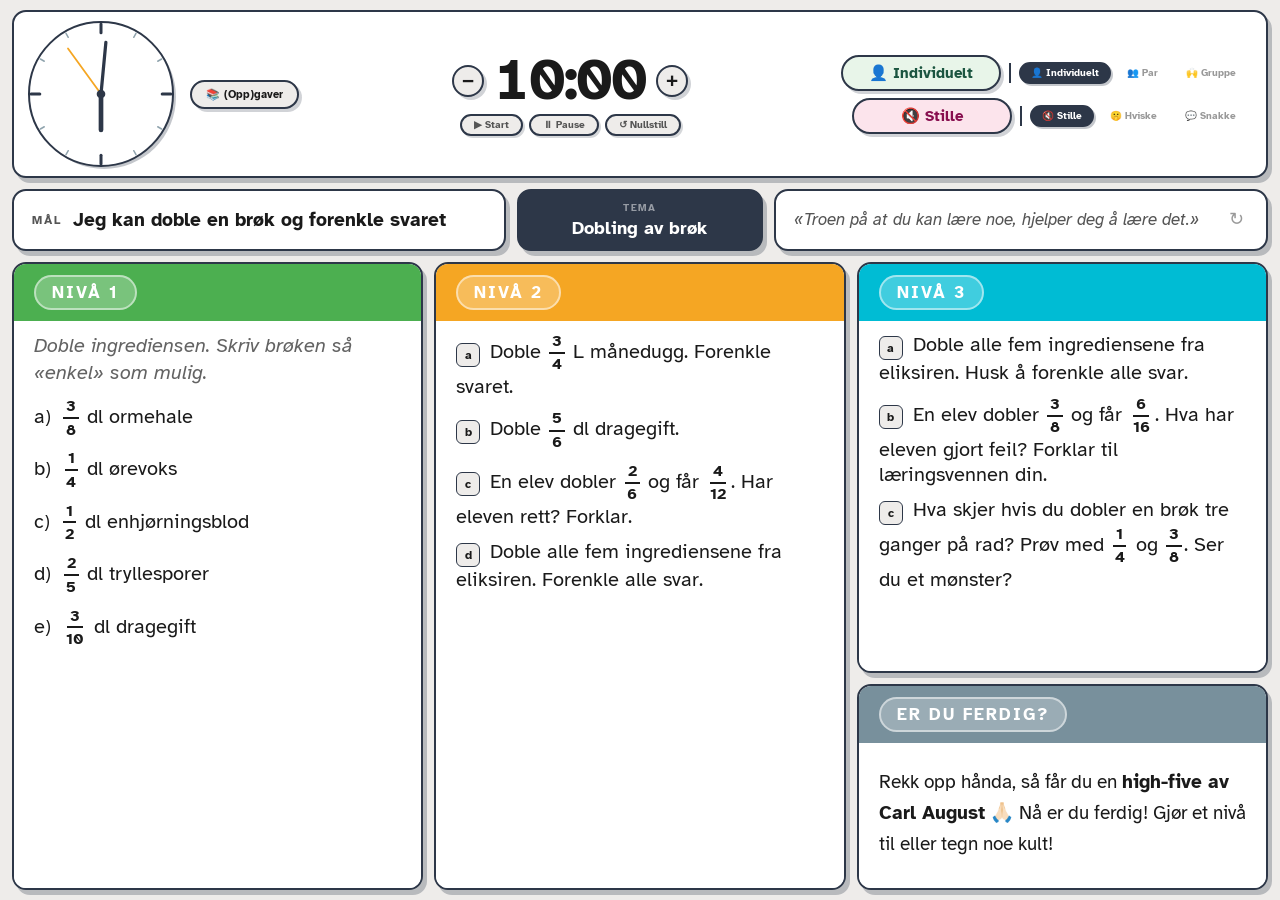
<file: tools/klasseromsvisning.html>
<!DOCTYPE html>
<html lang="no">
<head>
<meta charset="UTF-8">
<meta name="viewport" content="width=device-width, initial-scale=1.0">
<title>Klasseromsvisning</title>
<link rel="preconnect" href="https://fonts.googleapis.com">
<link href="https://fonts.googleapis.com/css2?family=Atkinson+Hyperlegible:ital,wght@0,400;0,700;1,400;1,700&display=swap" rel="stylesheet">
<style>

:root {
  --bg:         #eeecea;
  --slate:      #2d3748;
  --surface:    #ffffff;
  --border:     #2d3748;

  --green:      #4caf50;
  --orange:     #f5a623;
  --blue:       #00bcd4;
  --grey-hue:   #78909c;

  --ink:        #1a1a1a;
  --ink-soft:   #555;
  --ink-faint:  #999;

  --r: 14px;
  --r-pill: 50px;
  --font: 'Atkinson Hyperlegible', Arial, sans-serif;

  --card-shadow:    4px 5px 0px rgba(45,55,72,0.28);
  --card-shadow-sm: 3px 3px 0px rgba(45,55,72,0.22);

  --gap: 11px;
}

*, *::before, *::after { box-sizing: border-box; margin: 0; padding: 0; }
html, body { height: 100%; overflow: hidden; }

body {
  font-family: var(--font);
  background: var(--bg);
  color: var(--ink);
  display: flex;
  flex-direction: column;
  padding: 10px 12px;
  gap: var(--gap);
}

@keyframes fadeUp {
  from { opacity: 0; transform: translateY(6px); }
  to   { opacity: 1; transform: translateY(0); }
}
#top-bar    { animation: fadeUp 0.35s ease both; }
#middle-row { animation: fadeUp 0.35s 0.06s ease both; }
#tasks-row  { animation: fadeUp 0.35s 0.12s ease both; }

/* ================================================================
   LIBRARY OVERLAY
   ================================================================ */
#library-overlay {
  display: none; position: fixed; inset: 0;
  background: rgba(0,0,0,0.4); z-index: 100;
  align-items: center; justify-content: center;
}
#library-overlay.open { display: flex; }

#library-panel {
  background: var(--surface); border: 2px solid var(--border);
  border-radius: var(--r); box-shadow: 6px 7px 0 rgba(45,55,72,0.28);
  padding: 28px 32px; min-width: 500px;
  display: flex; flex-direction: column; gap: 16px;
}
#library-panel h2 { font-size: 1.5rem; font-weight: 700; }
#library-list { display: flex; flex-direction: column; gap: 9px; }

.library-item {
  display: flex; align-items: center; justify-content: space-between;
  padding: 13px 16px; border-radius: var(--r);
  background: var(--bg); border: 2px solid var(--border);
  box-shadow: var(--card-shadow-sm); cursor: pointer;
  transition: transform 0.12s ease, box-shadow 0.12s ease; gap: 14px;
}
.library-item:hover { transform: translate(-2px,-2px); box-shadow: 5px 5px 0 rgba(45,55,72,0.28); }
.library-item.active { background: #e8f5e9; border-color: var(--green); }
.lib-item-info { flex: 1; }
.lib-item-tema { font-size: 0.65rem; font-weight: 700; text-transform: uppercase; letter-spacing: 1.3px; color: var(--ink-faint); margin-bottom: 3px; }
.lib-item-title { font-size: 1rem; font-weight: 700; }
.lib-item-badge {
  font-size: 0.68rem; font-weight: 700; padding: 5px 13px; border-radius: var(--r-pill);
  background: var(--slate); color: #fff; white-space: nowrap;
  border: 2px solid var(--border); box-shadow: 2px 2px 0 rgba(45,55,72,0.22);
}
.library-item.active .lib-item-badge { background: var(--green); border-color: var(--green); }
#library-close {
  font-family: var(--font); font-size: 0.82rem; font-weight: 700;
  padding: 9px 24px; border-radius: var(--r-pill); border: 2px solid var(--border);
  background: var(--bg); color: var(--ink); cursor: pointer;
  box-shadow: var(--card-shadow-sm); align-self: flex-end;
  transition: transform 0.1s, background 0.1s, color 0.1s;
}
#library-close:hover { background: var(--slate); color: #fff; transform: translate(-1px,-1px); }

/* ================================================================
   TOP BAR — compact height
   ================================================================ */
#top-bar {
  display: grid;
  grid-template-columns: auto auto 1fr auto 1fr auto;
  align-items: center; gap: 14px; flex-shrink: 0;
  background: var(--surface); border: 2px solid var(--border);
  border-radius: var(--r); box-shadow: var(--card-shadow);
  /* Reduced padding for a shorter bar */
  padding: 7px 18px 7px 12px;
}

#clock-wrap { display: flex; align-items: center; justify-content: center; }
#analog-clock { display: block; }

#library-btn {
  font-family: var(--font); font-size: 0.68rem; font-weight: 700;
  padding: 6px 14px; border-radius: var(--r-pill); border: 2px solid var(--border);
  background: var(--bg); color: var(--ink); cursor: pointer;
  box-shadow: var(--card-shadow-sm);
  transition: transform 0.1s, background 0.1s, color 0.1s; white-space: nowrap;
}
#library-btn:hover { background: var(--slate); color: #fff; transform: translate(-1px,-1px); }

/* Timer — slightly smaller than before */
#timer-block { display: flex; flex-direction: column; align-items: center; gap: 4px; }
#timer-main  { display: flex; align-items: center; gap: 10px; }

#timer-display {
  font-size: 3.6rem; font-weight: 700; letter-spacing: -2px;
  color: var(--ink); line-height: 1; transition: color 0.6s ease;
  font-variant-numeric: tabular-nums; min-width: 130px; text-align: center;
}
#timer-display.expired { color: #e53935; animation: pulseRed 1.2s ease-in-out infinite; }
@keyframes pulseRed { 0%,100%{opacity:1} 50%{opacity:0.4} }

.t-adj {
  font-size: 1.3rem; font-weight: 700; width: 32px; height: 32px;
  border-radius: 50%; border: 2px solid var(--border);
  background: var(--bg); color: var(--ink); cursor: pointer;
  display: flex; align-items: center; justify-content: center;
  box-shadow: var(--card-shadow-sm); flex-shrink: 0;
  transition: transform 0.1s, background 0.1s, color 0.1s;
}
.t-adj:hover { background: var(--slate); color: #fff; transform: translate(-1px,-1px); }

#timer-actions { display: flex; gap: 6px; }
.t-act {
  font-family: var(--font); font-size: 0.62rem; font-weight: 700;
  padding: 3px 12px; border-radius: var(--r-pill); border: 2px solid var(--border);
  background: var(--bg); color: var(--ink-soft); cursor: pointer;
  box-shadow: 2px 2px 0 rgba(45,55,72,0.20);
  transition: transform 0.1s, background 0.1s, color 0.1s;
}
.t-act:hover { background: var(--slate); color: #fff; transform: translate(-1px,-1px); }

/* Mode */
#mode-block { display: flex; flex-direction: column; align-items: flex-end; gap: 7px; }
.mode-row   { display: flex; align-items: center; gap: 8px; }

.status-chip {
  font-family: var(--font); font-size: 0.95rem; font-weight: 700;
  padding: 7px 18px; border-radius: var(--r-pill); border: 2px solid var(--border);
  box-shadow: var(--card-shadow-sm); white-space: nowrap;
  min-width: 160px; text-align: center; transition: background 0.25s, color 0.25s;
}
.mode-row-divider { width: 2px; height: 20px; background: var(--border); flex-shrink: 0; }
.mode-pill-group  { display: flex; gap: 4px; }
.mode-pill {
  font-family: var(--font); font-size: 0.6rem; font-weight: 700;
  padding: 3px 10px; border-radius: var(--r-pill);
  border: 2px solid transparent; background: transparent; color: var(--ink-faint);
  cursor: pointer; transition: all 0.15s ease; white-space: nowrap;
}
.mode-pill:hover { border-color: var(--border); background: var(--bg); color: var(--ink); box-shadow: 2px 2px 0 rgba(45,55,72,0.20); }
.mode-pill.active { background: var(--slate); color: #fff; border-color: var(--slate); box-shadow: 2px 2px 0 rgba(45,55,72,0.28); }

/* ================================================================
   MIDDLE ROW
   ================================================================ */
#middle-row {
  display: grid; grid-template-columns: 2fr 1fr 2fr;
  gap: var(--gap); flex-shrink: 0;
}
.info-card {
  background: var(--surface); border: 2px solid var(--border);
  border-radius: var(--r); box-shadow: var(--card-shadow);
  padding: 10px 18px; display: flex; align-items: center; gap: 12px;
}
.info-label {
  font-size: 0.78rem; font-weight: 700; text-transform: uppercase;
  letter-spacing: 1.8px; color: var(--ink-soft); flex-shrink: 0;
}
.info-edit {
  font-family: var(--font); font-size: 1.2rem; font-weight: 700;
  color: var(--ink); border: none; background: transparent;
  flex: 1; outline: none; min-width: 0;
}
.info-edit::placeholder { color: var(--ink-faint); font-weight: 400; }
#tema-card {
  justify-content: center; flex-direction: column;
  text-align: center; gap: 3px;
  background: var(--slate); border-color: var(--slate);
}
#tema-label-text { font-size: 0.65rem; font-weight: 700; text-transform: uppercase; letter-spacing: 1.8px; color: rgba(255,255,255,0.5); }
#tema-value { font-size: 1.1rem; font-weight: 700; color: #fff; }

#quote-card {
  background: var(--surface); border: 2px solid var(--border);
  border-radius: var(--r); box-shadow: var(--card-shadow);
  padding: 10px 18px; display: flex; align-items: center; gap: 10px;
}
#quote-text {
  font-size: 1.05rem; font-weight: 400; font-style: italic;
  color: var(--ink-soft); line-height: 1.35; flex: 1;
}
#quote-text span { color: var(--green); font-style: normal; font-weight: 700; }
#quote-refresh {
  font-size: 1.1rem; background: none; border: none; cursor: pointer;
  padding: 4px; border-radius: 8px; transition: transform 0.3s ease;
  flex-shrink: 0; color: var(--ink-faint); line-height: 1;
}
#quote-refresh:hover { transform: rotate(180deg); color: var(--ink); }

/* ================================================================
   TASK GRID
   ================================================================ */
#tasks-row {
  display: grid;
  grid-template-columns: 1fr 1fr 1fr;
  grid-template-rows: 2fr 1fr;
  gap: var(--gap);
  flex: 1; min-height: 0;
}

#lvl1 { grid-column: 1; grid-row: 1 / 3; }
#lvl2 { grid-column: 2; grid-row: 1 / 3; }
#lvl3 { grid-column: 3; grid-row: 1; }
#lvl4 { grid-column: 3; grid-row: 2; }

.task-card {
  border: 2px solid var(--border); border-radius: var(--r);
  box-shadow: var(--card-shadow); background: var(--surface);
  display: flex; flex-direction: column;
  overflow: hidden; min-height: 0;
  transition: transform 0.15s ease, box-shadow 0.15s ease;
}
.task-card:hover { transform: translate(-2px,-2px); box-shadow: 6px 7px 0 rgba(45,55,72,0.28); }

.task-header { padding: 11px 20px 9px; display: flex; align-items: center; flex-shrink: 0; }
.task-level-badge {
  font-size: 1.05rem; font-weight: 700; text-transform: uppercase; letter-spacing: 2px;
  padding: 5px 16px; border-radius: var(--r-pill);
  border: 2px solid rgba(255,255,255,0.5); background: rgba(255,255,255,0.25); color: #fff;
}
.task-divider { height: 2px; margin: 0 0 11px; flex-shrink: 0; }
.task-body {
  padding: 0 20px 16px; flex: 1; overflow-y: auto;
  display: flex; flex-direction: column; gap: 10px;
  background: var(--surface); color: var(--ink);
}
.task-body::-webkit-scrollbar { width: 3px; }
.task-body::-webkit-scrollbar-thumb { border-radius: 3px; background: rgba(0,0,0,0.15); }

/* Key change: larger task text for back-of-room readability */
.task-instruction {
  font-size: 1.25rem; font-weight: 400; font-style: italic; opacity: 0.68;
  line-height: 1.35;
}
.task-item { display: flex; align-items: flex-start; gap: 10px; font-size: 1.25rem; line-height: 1.5; font-weight: 400; }
.task-letter {
  font-size: 0.78rem; font-weight: 700; min-width: 24px; height: 24px; border-radius: 6px;
  display: inline-flex; align-items: center; justify-content: center;
  flex-shrink: 0; margin-top: 3px; border: 1.5px solid var(--border); background: var(--bg);
  vertical-align: middle;
}
.frac-table { width: 100%; border-collapse: collapse; font-size: 1.25rem; font-weight: 400; }
.frac-table th {
  font-size: 0.72rem; font-weight: 700; text-transform: uppercase; letter-spacing: 1px;
  padding: 8px 10px; text-align: center; background: var(--bg);
  border-bottom: 2px solid var(--border); color: var(--ink-soft);
}
.frac-table td { padding: 10px 10px; text-align: center; border-bottom: 1px solid #e0e0e0; }
.frac-table td:not(:last-child) { border-right: 1px solid #e0e0e0; }
.frac-table tr:last-child td { border-bottom: none; }

.frac { display: inline-flex; flex-direction: column; align-items: center; vertical-align: middle; line-height: 1.1; margin: 0 2px; }
.frac .num { font-size: 0.82em; font-weight: 700; border-bottom: 2px solid currentColor; padding: 0 3px 1px; line-height: 1.2; }
.frac .den { font-size: 0.82em; font-weight: 700; padding: 1px 3px 0; line-height: 1.2; }

.task-section { font-size: 0.7rem; font-weight: 700; text-transform: uppercase; letter-spacing: 1.2px; color: var(--ink-faint); margin-top: 3px; }

#lvl4 .task-body { justify-content: center; }
.finish-text { font-size: 1.2rem; font-weight: 400; line-height: 1.6; color: var(--ink); }
.finish-text .hi { font-weight: 700; }

/* Level header colours */
#lvl1 .task-header { background: var(--green); }   #lvl1 .task-divider { background: var(--green); }
#lvl2 .task-header { background: var(--orange); }  #lvl2 .task-divider { background: var(--orange); }
#lvl3 .task-header { background: var(--blue); }    #lvl3 .task-divider { background: var(--blue); }
#lvl4 .task-header { background: var(--grey-hue); } #lvl4 .task-divider { background: var(--grey-hue); }

/* ================================================================
   INLINE-EDITABLE FIELDS
   ================================================================ */
[contenteditable="true"] {
  outline: none;
  border-radius: 6px;
  transition: background 0.12s ease, box-shadow 0.12s ease;
  cursor: text;
}
[contenteditable="true"]:hover {
  background: rgba(0, 0, 0, 0.035);
  box-shadow: 0 0 0 1px rgba(45, 55, 72, 0.18) inset;
}
[contenteditable="true"]:focus {
  background: #fffceb;
  box-shadow: 0 0 0 2px var(--orange) inset;
}
/* Tema chip sits on dark navy — needs lighter feedback */
#tema-value[contenteditable="true"]:hover {
  background: rgba(255, 255, 255, 0.10);
  box-shadow: 0 0 0 1px rgba(255, 255, 255, 0.35) inset;
}
#tema-value[contenteditable="true"]:focus {
  background: rgba(255, 255, 255, 0.16);
  box-shadow: 0 0 0 2px var(--orange) inset;
}

</style>
</head>
<body>

<!-- LIBRARY OVERLAY -->
<div id="library-overlay">
  <div id="library-panel">
    <h2>📚 (Opp)gavebibliotek</h2>
    <div id="library-list"></div>
    <button id="library-close">Lukk</button>
  </div>
</div>

<!-- TOP BAR -->
<div id="top-bar">
  <div id="clock-wrap"><canvas id="analog-clock"></canvas></div>
  <button id="library-btn">📚 (Opp)gaver</button>
  <div></div>
  <div id="timer-block">
    <div id="timer-main">
      <button class="t-adj" id="btn-minus">−</button>
      <div id="timer-display">10:00</div>
      <button class="t-adj" id="btn-plus">+</button>
    </div>
    <div id="timer-actions">
      <button class="t-act" id="btn-start">▶ Start</button>
      <button class="t-act" id="btn-pause">⏸ Pause</button>
      <button class="t-act" id="btn-reset">↺ Nullstill</button>
    </div>
  </div>
  <div></div>
  <div id="mode-block">
    <div class="mode-row">
      <div class="status-chip" id="chip-work" style="background:#e8f5e9;color:#1b5540;">👤 Individuelt</div>
      <div class="mode-row-divider"></div>
      <div class="mode-pill-group">
        <button class="mode-pill active" data-work="individuelt">👤 Individuelt</button>
        <button class="mode-pill" data-work="par">👥 Par</button>
        <button class="mode-pill" data-work="gruppe">🙌 Gruppe</button>
      </div>
    </div>
    <div class="mode-row">
      <div class="status-chip" id="chip-noise" style="background:#fce4ec;color:#880e4f;">🔇 Stille</div>
      <div class="mode-row-divider"></div>
      <div class="mode-pill-group">
        <button class="mode-pill active" data-noise="stille">🔇 Stille</button>
        <button class="mode-pill" data-noise="hviske">🤫 Hviske</button>
        <button class="mode-pill" data-noise="snakke">💬 Snakke</button>
      </div>
    </div>
  </div>
</div>

<!-- MIDDLE ROW -->
<div id="middle-row">
  <div class="info-card" id="goal-card">
    <span class="info-label">Mål</span>
    <input class="info-edit" id="mal-input" type="text" placeholder="Dagens læringsmål…">
  </div>
  <div class="info-card" id="tema-card">
    <div id="tema-label-text">Tema</div>
    <div id="tema-value" contenteditable="true" spellcheck="false"></div>
  </div>
  <div id="quote-card">
    <div id="quote-text"></div>
    <button id="quote-refresh" title="Nytt sitat">↻</button>
  </div>
</div>

<!-- OPPGAVEKORT -->
<div id="tasks-row">
  <div class="task-card" id="lvl1">
    <div class="task-header"><span class="task-level-badge">Nivå 1</span></div>
    <div class="task-divider"></div>
    <div class="task-body" id="body-lvl1" contenteditable="true" spellcheck="false"></div>
  </div>
  <div class="task-card" id="lvl2">
    <div class="task-header"><span class="task-level-badge">Nivå 2</span></div>
    <div class="task-divider"></div>
    <div class="task-body" id="body-lvl2" contenteditable="true" spellcheck="false"></div>
  </div>
  <div class="task-card" id="lvl3">
    <div class="task-header"><span class="task-level-badge">Nivå 3</span></div>
    <div class="task-divider"></div>
    <div class="task-body" id="body-lvl3" contenteditable="true" spellcheck="false"></div>
  </div>
  <div class="task-card" id="lvl4">
    <div class="task-header"><span class="task-level-badge">Er du ferdig?</span></div>
    <div class="task-divider"></div>
    <div class="task-body">
      <div class="finish-text" contenteditable="true" spellcheck="false">
        Rekk opp hånda, så får du en <span class="hi">high-five av Carl August</span> 🙏🏻
        Nå er du ferdig! Gjør et nivå til eller tegn noe kult!
      </div>
    </div>
  </div>
</div>

<script>

/* ================================================================
   QUOTE BANK  ✏️ ADD MORE QUOTES HERE
   ================================================================ */
const QUOTES = [
  { text: '«Jeg er ikke ferdig ennå — jeg er på vei.»', hi: 'ennå' },
  { text: '«Feil er ikke fiasko. Feil er læring.»', hi: null },
  { text: '«Hjernen din vokser hver gang du øver.»', hi: 'vokser' },
  { text: '«Det er ikke om du kan — det er om du prøver.»', hi: null },
  { text: '«Vanskelig betyr ikke umulig. Det betyr at du trenger mer tid.»', hi: null },
  { text: '«Alle som er gode på matte, ble gode ved å øve.»', hi: 'øve' },
  { text: '«Matematikk handler ikke om å være rask. Det handler om å tenke.»', hi: 'tenke' },
  { text: '«Hver feil du gjør, gjør hjernen din sterkere.»', hi: 'sterkere' },
  { text: '«Du trenger ikke forstå alt med en gang. Det er lov å lure.»', hi: null },
  { text: '«Spør deg selv: hva kan jeg prøve nå?»', hi: 'prøve' },
  { text: '«Ingen er født gode på matte. Man blir det.»', hi: 'blir' },
  { text: '«Det eneste dumme spørsmålet er det du ikke tørr å stille.»', hi: null },
  { text: '«Troen på at du kan lære noe, hjelper deg å lære det.»', hi: null },
  { text: '«Matematikk er et språk — og du er i ferd med å lære det.»', hi: null },
  { text: '«Gi hjernen din tid. Den jobber selv om du ikke ser det.»', hi: null },
];

let quoteIndex = Math.floor(Math.random() * QUOTES.length);
function renderQuote() {
  const q = QUOTES[quoteIndex];
  const el = document.getElementById('quote-text');
  el.innerHTML = q.hi ? q.text.replace(q.hi, `<span>${q.hi}</span>`) : q.text;
}
document.getElementById('quote-refresh').addEventListener('click', () => {
  quoteIndex = (quoteIndex + 1) % QUOTES.length;
  renderQuote();
});
renderQuote();

/* ================================================================
   TASK LIBRARY  ✏️ ADD NEW SETS HERE
   ================================================================ */
function f(num, den) {
  return `<span class="frac"><span class="num">${num}</span><span class="den">${den}</span></span>`;
}

const TASK_SETS = [

  /* ---- 1: Brøk, desimaltall og prosent ---- */
  {
    id: 'brok-des-prosent',
    tema: 'Brøk, desimaltall og prosent',
    mal:  'Jeg kan gjøre om mellom brøk, desimaltall og prosent',
    lvl1: `
      <div class="task-instruction">Fyll inn tabellen.</div>
      <table class="frac-table">
        <thead><tr><th>Brøk</th><th>Desimaltall</th><th>Prosent</th></tr></thead>
        <tbody>
          <tr><td>${f(3,10)}</td><td></td><td></td></tr>
          <tr><td></td><td>0,7</td><td></td></tr>
          <tr><td></td><td></td><td>20 %</td></tr>
          <tr><td>${f(6,10)}</td><td></td><td></td></tr>
          <tr><td></td><td>0,5</td><td></td></tr>
          <tr><td></td><td></td><td>90 %</td></tr>
        </tbody>
      </table>`,
    lvl2: `
      <div class="task-instruction">Fyll inn tabellen.</div>
      <table class="frac-table">
        <thead><tr><th>Brøk</th><th>Desimaltall</th><th>Prosent</th></tr></thead>
        <tbody>
          <tr><td>${f(4,5)}</td><td></td><td></td></tr>
          <tr><td></td><td>0,65</td><td></td></tr>
          <tr><td></td><td></td><td>30 %</td></tr>
          <tr><td>${f(3,4)}</td><td></td><td></td></tr>
          <tr><td></td><td>0,08</td><td></td></tr>
        </tbody>
      </table>
      <div class="task-item" style="margin-top:2px;">
        <span class="task-letter">→</span>
        <span>Sett i rekkefølge fra minst til størst:&nbsp;${f(3,5)},&ensp;0,72,&ensp;65 %,&ensp;${f(7,10)}</span>
      </div>`,
    lvl3: `
      <div class="task-section">Del A – Utvid til hundredeler</div>
      <div class="task-instruction">Gjør om. Vis mellomregningen.</div>
      <div style="display:flex;flex-wrap:wrap;gap:10px 20px;font-size:1.25rem;">
        <span>a)&thinsp;${f(3,4)}</span><span>b)&thinsp;${f(7,25)}</span>
        <span>c)&thinsp;${f(9,20)}</span><span>d)&thinsp;${f(11,50)}</span><span>e)&thinsp;${f(3,8)}</span>
      </div>
      <div class="task-section">Del B – Tenkeutfordring</div>
      <div style="font-size:1.2rem;line-height:1.5;">Hvordan finner vi prosent og desimaltall til ${f(5,12)}? Prøv deg frem!</div>`,
  },

  /* ---- 2: Utviding og forkorting av brøk ---- */
  {
    id: 'utvide-forkorte',
    tema: 'Utviding og forkorting av brøk',
    mal:  'Jeg kan utvide og forkorte brøker',
    lvl1: `
      <div class="task-instruction">Utvid brøkene. Fyll inn det som mangler.</div>
      <table class="frac-table">
        <thead><tr><th>Brøk</th><th>Utvid med</th><th>Utvidet brøk</th></tr></thead>
        <tbody>
          <tr><td>${f(1,2)}</td><td>× 3</td><td>${f('&nbsp;',6)}</td></tr>
          <tr><td>${f(1,3)}</td><td>× 4</td><td>${f('&nbsp;',12)}</td></tr>
          <tr><td>${f(2,5)}</td><td>× 2</td><td>${f('&nbsp;',10)}</td></tr>
          <tr><td>${f(3,4)}</td><td>× 3</td><td>${f('&nbsp;',12)}</td></tr>
        </tbody>
      </table>`,
    lvl2: `
      <div class="task-section">Forkorting</div>
      <div class="task-instruction">Forkort brøken så mye du får til. Vis hva du deler med.</div>
      <div style="display:flex;flex-wrap:wrap;gap:10px 20px;font-size:1.25rem;">
        <span>a)&thinsp;${f(6,8)}</span><span>b)&thinsp;${f(9,12)}</span>
        <span>c)&thinsp;${f(10,15)}</span><span>d)&thinsp;${f(8,20)}</span>
      </div>
      <div class="task-section">Utviding</div>
      <div class="task-instruction">Utvid slik at nevneren blir 24.</div>
      <div style="display:flex;flex-wrap:wrap;gap:10px 20px;font-size:1.25rem;">
        <span>e)&thinsp;${f(1,4)}</span><span>f)&thinsp;${f(3,8)}</span><span>g)&thinsp;${f(5,6)}</span>
      </div>`,
    lvl3: `
      <div class="task-section">Del A – Felles nevner</div>
      <div class="task-instruction">Utvid begge til felles nevner.</div>
      <div style="display:flex;flex-direction:column;gap:9px;font-size:1.25rem;">
        <span>a)&ensp;${f(1,3)}&ensp;og&ensp;${f(1,4)}</span>
        <span>b)&ensp;${f(2,5)}&ensp;og&ensp;${f(3,4)}</span>
        <span>c)&ensp;${f(5,6)}&ensp;og&ensp;${f(3,8)}</span>
      </div>
      <div class="task-section">Del B – Tenkeutfordring</div>
      <div style="font-size:1.2rem;line-height:1.5;">Er&ensp;${f(4,6)}&ensp;og&ensp;${f(6,9)}&ensp;like store? Begrunn svaret.</div>`,
  },

  /* ---- 3: Brøk og desimaltall større enn en hel ---- */
  {
    id: 'storre-enn-hel',
    tema: 'Brøk og desimaltall > 1',
    mal:  'Jeg kan skrive og sammenligne brøk og desimaltall større enn 1',
    lvl1: `
      <div class="task-instruction">Fyll inn tabellen.</div>
      <table class="frac-table">
        <thead><tr><th>Brøk</th><th>Desimaltall</th><th>Prosent</th></tr></thead>
        <tbody>
          <tr><td>${f(13,10)}</td><td></td><td></td></tr>
          <tr><td></td><td>1,7</td><td></td></tr>
          <tr><td></td><td></td><td>150 %</td></tr>
          <tr><td>${f(24,10)}</td><td></td><td></td></tr>
          <tr><td></td><td>2,0</td><td></td></tr>
          <tr><td></td><td></td><td>130 %</td></tr>
        </tbody>
      </table>`,
    lvl2: `
      <div class="task-instruction">Fyll inn tabellen.</div>
      <table class="frac-table">
        <thead><tr><th>Brøk</th><th>Desimaltall</th><th>Prosent</th></tr></thead>
        <tbody>
          <tr><td>${f(7,4)}</td><td></td><td></td></tr>
          <tr><td></td><td>1,65</td><td></td></tr>
          <tr><td></td><td></td><td>125 %</td></tr>
          <tr><td>${f(9,5)}</td><td></td><td></td></tr>
          <tr><td></td><td>2,08</td><td></td></tr>
        </tbody>
      </table>
      <div class="task-item" style="margin-top:2px;">
        <span class="task-letter">→</span>
        <span>Sett i rekkefølge fra minst til størst:&nbsp;${f(7,5)},&ensp;1,6,&ensp;145 %,&ensp;${f(12,10)}</span>
      </div>`,
    lvl3: `
      <div class="task-section">Del A – Gjør om</div>
      <div class="task-instruction">Gjør om til desimaltall og prosent. Vis mellomregningen.</div>
      <div style="display:flex;flex-wrap:wrap;gap:10px 20px;font-size:1.25rem;">
        <span>a)&thinsp;${f(5,4)}</span>
        <span>b)&thinsp;${f(11,5)}</span>
        <span>c)&thinsp;${f(17,10)}</span>
        <span>d)&thinsp;${f(9,4)}</span>
      </div>
      <div class="task-section">Del B – Tenkeutfordring</div>
      <div style="font-size:1.2rem;line-height:1.5;">Kan en prosent være større enn 100 %? Hva betyr det? Gi et eksempel fra hverdagen.</div>`,
  },

  /* ---- 4: Dobling av brøk ---- */
  {
    id: 'dobling-brok',
    tema: 'Dobling av brøk',
    mal:  'Jeg kan doble en brøk og forenkle svaret',
    lvl1: `
      <div class="task-instruction">Doble ingrediensen. Skriv brøken så «enkel» som mulig.</div>
      <div style="display:flex;flex-direction:column;gap:9px;font-size:1.25rem;">
        <span>a)&ensp;${f(3,8)} dl ormehale</span>
        <span>b)&ensp;${f(1,4)} dl ørevoks</span>
        <span>c)&ensp;${f(1,2)} dl enhjørningsblod</span>
        <span>d)&ensp;${f(2,5)} dl tryllesporer</span>
        <span>e)&ensp;${f(3,10)} dl dragegift</span>
      </div>`,
    lvl2: `
      <div style="display:flex;flex-direction:column;gap:10px;font-size:1.22rem;">
        <div><span class="task-letter">a</span>&ensp;Doble ${f(3,4)} L månedugg. Forenkle svaret.</div>
        <div><span class="task-letter">b</span>&ensp;Doble ${f(5,6)} dl dragegift.</div>
        <div><span class="task-letter">c</span>&ensp;En elev dobler ${f(2,6)} og får ${f(4,12)}. Har eleven rett? Forklar.</div>
        <div><span class="task-letter">d</span>&ensp;Doble alle fem ingrediensene fra eliksiren. Forenkle alle svar.</div>
      </div>`,
    lvl3: `
      <div style="display:flex;flex-direction:column;gap:10px;font-size:1.22rem;">
        <div><span class="task-letter">a</span>&ensp;Doble alle fem ingrediensene fra eliksiren. Husk å forenkle alle svar.</div>
        <div><span class="task-letter">b</span>&ensp;En elev dobler ${f(3,8)} og får ${f(6,16)}. Hva har eleven gjort feil? Forklar til læringsvennen din.</div>
        <div><span class="task-letter">c</span>&ensp;Hva skjer hvis du dobler en brøk tre ganger på rad? Prøv med ${f(1,4)} og ${f(3,8)}. Ser du et mønster?</div>
      </div>`,
  },

];

let currentSetId = TASK_SETS[3].id; // start on the newest set

function loadSet(id) {
  const set = TASK_SETS.find(s => s.id === id);
  if (!set) return;
  currentSetId = id;
  document.getElementById('mal-input').value = set.mal;
  document.getElementById('tema-value').textContent = set.tema;
  document.getElementById('body-lvl1').innerHTML = set.lvl1;
  document.getElementById('body-lvl2').innerHTML = set.lvl2;
  document.getElementById('body-lvl3').innerHTML = set.lvl3;
  renderLibraryList();
}

function renderLibraryList() {
  const list = document.getElementById('library-list');
  list.innerHTML = '';
  TASK_SETS.forEach((set, i) => {
    const item = document.createElement('div');
    item.className = 'library-item' + (set.id === currentSetId ? ' active' : '');
    item.innerHTML = `
      <div class="lib-item-info">
        <div class="lib-item-tema">Tema ${i+1}</div>
        <div class="lib-item-title">${set.tema}</div>
      </div>
      <div class="lib-item-badge">${set.id === currentSetId ? 'Aktiv' : 'Bruk'}</div>`;
    item.addEventListener('click', () => { loadSet(set.id); closeLibrary(); });
    list.appendChild(item);
  });
}

function openLibrary()  { renderLibraryList(); document.getElementById('library-overlay').classList.add('open'); }
function closeLibrary() { document.getElementById('library-overlay').classList.remove('open'); }
document.getElementById('library-btn').addEventListener('click', openLibrary);
document.getElementById('library-close').addEventListener('click', closeLibrary);
document.getElementById('library-overlay').addEventListener('click', e => {
  if (e.target === document.getElementById('library-overlay')) closeLibrary();
});

loadSet(currentSetId);

/* ================================================================
   CLOCK — sized to top bar height
   ================================================================ */
function sizeClockToBar() {
  const bar = document.getElementById('top-bar');
  const size = bar.clientHeight - 14; // tighter inset
  const c = document.getElementById('analog-clock');
  c.width = size; c.height = size;
  drawClock();
}
window.addEventListener('resize', sizeClockToBar);

const canvas = document.getElementById('analog-clock');
const ctx = canvas.getContext('2d');

function drawClock() {
  const W = canvas.width, H = canvas.height;
  const CX = W/2, CY = H/2, R = W/2 - 3;
  if (R <= 0) return;
  const now = new Date();
  const h = now.getHours(), m = now.getMinutes(), s = now.getSeconds();
  ctx.clearRect(0, 0, W, H);

  ctx.save();
  ctx.shadowColor = 'rgba(45,55,72,0.28)'; ctx.shadowBlur = 0;
  ctx.shadowOffsetX = 3; ctx.shadowOffsetY = 3;
  ctx.beginPath(); ctx.arc(CX, CY, R, 0, 2*Math.PI);
  ctx.fillStyle = '#fff'; ctx.fill();
  ctx.restore();

  ctx.beginPath(); ctx.arc(CX, CY, R, 0, 2*Math.PI);
  ctx.strokeStyle = '#2d3748'; ctx.lineWidth = 2; ctx.stroke();

  for (let i = 0; i < 12; i++) {
    const a = (i/12)*2*Math.PI - Math.PI/2;
    const isMain = i % 3 === 0;
    const inner = R - (isMain ? R*0.15 : R*0.09);
    ctx.beginPath();
    ctx.moveTo(CX + inner*Math.cos(a), CY + inner*Math.sin(a));
    ctx.lineTo(CX + (R-2)*Math.cos(a), CY + (R-2)*Math.sin(a));
    ctx.strokeStyle = isMain ? '#2d3748' : '#90a4ae';
    ctx.lineWidth = isMain ? 3 : 1.5; ctx.stroke();
  }

  function hand(angle, length, width, color) {
    ctx.beginPath(); ctx.moveTo(CX, CY);
    ctx.lineTo(CX + length*Math.cos(angle), CY + length*Math.sin(angle));
    ctx.strokeStyle = color; ctx.lineWidth = width; ctx.lineCap = 'round'; ctx.stroke();
  }
  hand(((h%12)/12 + m/720)*2*Math.PI - Math.PI/2, R*0.50, R*0.065, '#2d3748');
  hand((m/60 + s/3600)*2*Math.PI - Math.PI/2,     R*0.72, R*0.045, '#2d3748');
  hand((s/60)*2*Math.PI - Math.PI/2,               R*0.78, R*0.025, '#f5a623');

  ctx.beginPath(); ctx.arc(CX, CY, R*0.06, 0, 2*Math.PI);
  ctx.fillStyle = '#2d3748'; ctx.fill();
}

setInterval(drawClock, 1000);
requestAnimationFrame(() => { sizeClockToBar(); drawClock(); });

/* ================================================================
   TIMER
   ================================================================ */
let timerSecs = 10*60, timerRunning = false, timerInterval = null;
const timerDisplay = document.getElementById('timer-display');
function fmt(s) { return String(Math.floor(s/60)).padStart(2,'0')+':'+String(s%60).padStart(2,'0'); }
function refreshTimer() { timerDisplay.textContent = fmt(timerSecs); timerDisplay.classList.toggle('expired', timerSecs===0); }

document.getElementById('btn-minus').addEventListener('click', () => { if(timerSecs>60){timerSecs-=60;refreshTimer();} });
document.getElementById('btn-plus').addEventListener('click',  () => { timerSecs+=60;refreshTimer(); });
document.getElementById('btn-start').addEventListener('click', () => {
  if(timerRunning||timerSecs===0) return; timerRunning=true;
  timerInterval=setInterval(()=>{ if(timerSecs>0){timerSecs--;refreshTimer();}else{clearInterval(timerInterval);timerRunning=false;} },1000);
});
document.getElementById('btn-pause').addEventListener('click', () => { clearInterval(timerInterval);timerRunning=false; });
document.getElementById('btn-reset').addEventListener('click', () => { clearInterval(timerInterval);timerRunning=false;timerSecs=10*60;refreshTimer(); });

/* ================================================================
   MODE
   ================================================================ */
const WORK_CONFIG = {
  individuelt: { label:'👤 Individuelt', bg:'#e8f5e9', color:'#1b5540' },
  par:         { label:'👥 Par',         bg:'#e3f2fd', color:'#0d47a1' },
  gruppe:      { label:'🙌 Gruppe',      bg:'#fff8ed', color:'#7a3e00' },
};
const NOISE_CONFIG = {
  stille: { label:'🔇 Stille', bg:'#fce4ec', color:'#880e4f' },
  hviske: { label:'🤫 Hviske', bg:'#e0f7fa', color:'#006064' },
  snakke: { label:'💬 Snakke', bg:'#fff9c4', color:'#6d5c00' },
};

function setWork(key) {
  const c=WORK_CONFIG[key]; const chip=document.getElementById('chip-work');
  chip.textContent=c.label; chip.style.background=c.bg; chip.style.color=c.color;
  document.querySelectorAll('.mode-pill[data-work]').forEach(b=>b.classList.toggle('active',b.dataset.work===key));
}
function setNoise(key) {
  const c=NOISE_CONFIG[key]; const chip=document.getElementById('chip-noise');
  chip.textContent=c.label; chip.style.background=c.bg; chip.style.color=c.color;
  document.querySelectorAll('.mode-pill[data-noise]').forEach(b=>b.classList.toggle('active',b.dataset.noise===key));
}
document.querySelectorAll('.mode-pill[data-work]').forEach(btn=>btn.addEventListener('click',()=>setWork(btn.dataset.work)));
document.querySelectorAll('.mode-pill[data-noise]').forEach(btn=>btn.addEventListener('click',()=>setNoise(btn.dataset.noise)));
setWork('individuelt'); setNoise('stille');

</script>
</body>
</html>
</file>
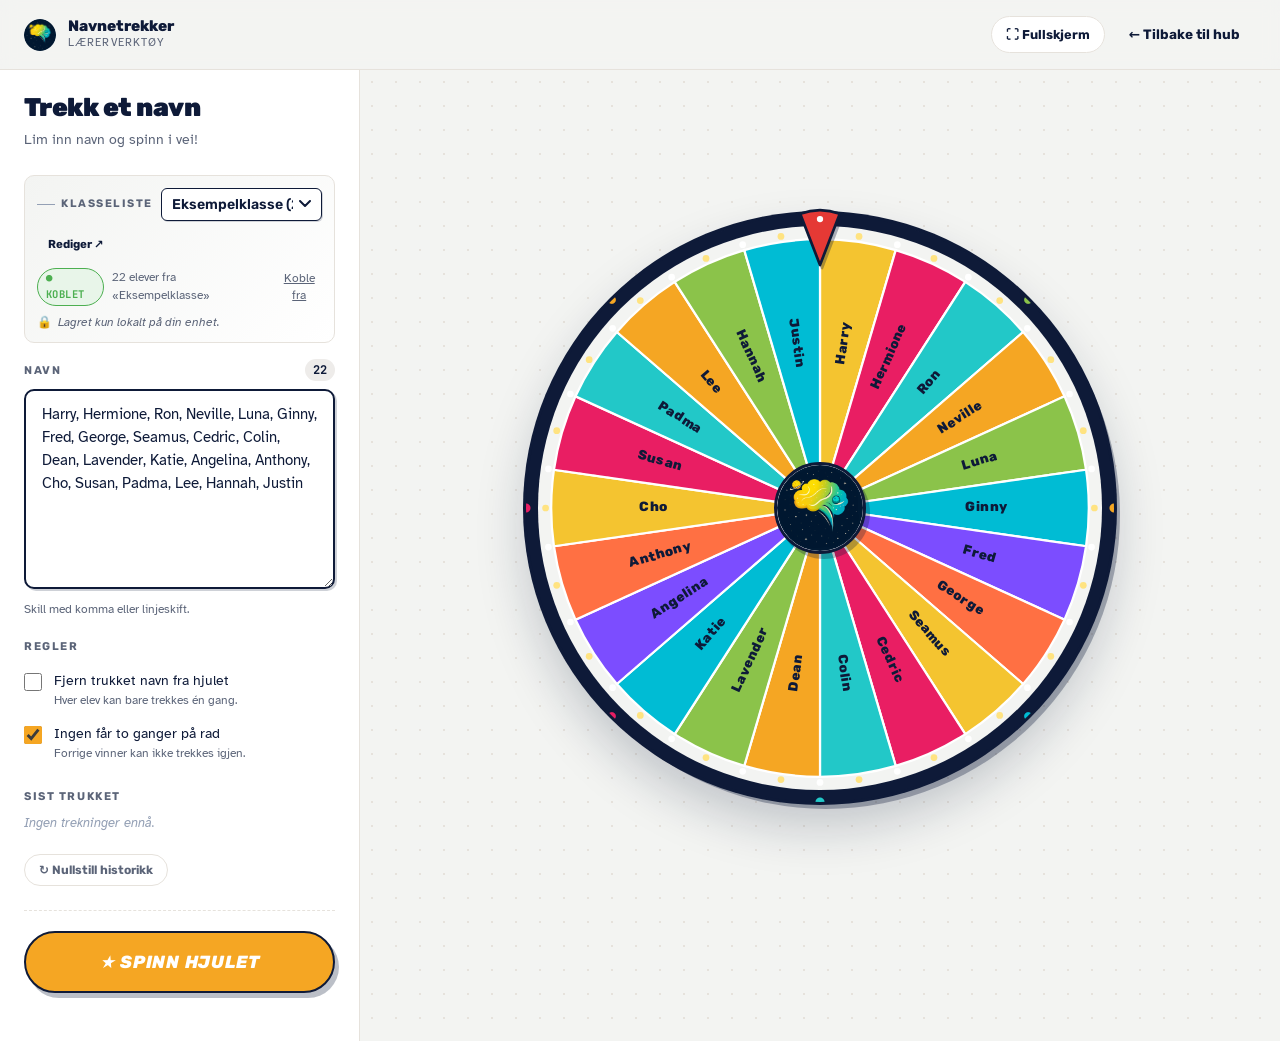
<file: tools/navnetrekker.html>
<!doctype html>
<html lang="no">
<head>
<meta charset="utf-8" />
<meta name="viewport" content="width=device-width,initial-scale=1" />
<title>Navnetrekker — Lektor Tronrud</title>
<link rel="icon" type="image/png" href="../assets/logo.png" />
<link rel="preconnect" href="https://fonts.googleapis.com">
<link rel="preconnect" href="https://fonts.gstatic.com" crossorigin>
<link href="https://fonts.googleapis.com/css2?family=Rubik:wght@400;500;600;700;800;900&family=Atkinson+Hyperlegible:ital,wght@0,400;0,700;1,400;1,700&family=JetBrains+Mono:wght@400;500;700&display=swap" rel="stylesheet">
<link rel="stylesheet" href="../assets/tokens.css">
<style>
  body {
    background: var(--paper);
    min-height: 100vh;
    display: flex; flex-direction: column;
  }

  /* ── Topbar (matches scrambler) ── */
  .topbar {
    padding: var(--s-4) var(--s-6);
    display: flex; align-items: center; justify-content: space-between;
    border-bottom: 1.5px solid var(--chalk-100);
    background: rgba(243,244,242,0.92);
    backdrop-filter: blur(8px);
    position: sticky; top: 0; z-index: 10;
  }
  .topbar__brand { display: flex; align-items: center; gap: var(--s-3); text-decoration: none; color: var(--space-900); }
  .topbar__brand img { width: 32px; height: 32px; border-radius: 50%; }
  .topbar__brand strong { font-family: var(--font-display); font-weight: 800; font-size: 0.95rem; display: block; line-height: 1.1; }
  .topbar__brand small { display: block; font-size: 11px; color: var(--slate-500); letter-spacing: 0.1em; text-transform: uppercase; }
  .topbar__actions { display: flex; gap: var(--s-2); align-items: center; }
  .topbar__back {
    font-family: var(--font-display); font-size: 0.85rem; font-weight: 700;
    text-decoration: none; color: var(--space-900);
    padding: 8px 16px; border-radius: var(--r-pill);
  }
  .topbar__back:hover { background: var(--chalk-50); }

  /* ── Layout ── */
  .layout { flex: 1; display: grid; grid-template-columns: 360px 1fr; min-height: 0; }
  @media (max-width: 960px) { .layout { grid-template-columns: 1fr; } }

  /* ── Sidebar ── */
  .sidebar {
    border-right: 1.5px solid var(--chalk-100);
    padding: var(--s-6) var(--s-6) var(--s-12);
    background: var(--surface);
    overflow-y: auto;
  }
  .sidebar h1 {
    font-family: var(--font-display);
    font-size: 1.6rem; font-weight: 900;
    letter-spacing: -0.02em; line-height: 1.05;
    margin-bottom: var(--s-2);
  }
  .sidebar h1 em {
    font-style: italic;
    background: linear-gradient(95deg, var(--comet-orange), var(--berry-pink));
    -webkit-background-clip: text; background-clip: text; color: transparent;
    padding-right: 0.06em;
  }
  .sidebar__lede { color: var(--slate-500); font-size: 0.9rem; margin-bottom: var(--s-6); }

  .field { margin-bottom: var(--s-5); }
  .field__label {
    display: flex; align-items: baseline; justify-content: space-between;
    font-family: var(--font-display);
    font-size: 0.7rem; font-weight: 700;
    text-transform: uppercase; letter-spacing: 0.14em;
    color: var(--slate-500);
    margin-bottom: var(--s-2);
  }
  .field__label .count {
    font-family: var(--font-mono); font-size: 0.75rem;
    color: var(--space-900); background: var(--chalk-50);
    padding: 2px 8px; border-radius: var(--r-pill);
    letter-spacing: 0;
  }
  .field__hint { font-size: 0.78rem; color: var(--slate-500); margin-top: var(--s-1); line-height: 1.45; }

  textarea.input {
    width: 100%;
    min-height: 200px;
    border: var(--border-w) solid var(--border-ink);
    border-radius: var(--r-md);
    padding: var(--s-3) var(--s-4);
    font-family: var(--font-body);
    font-size: 0.92rem; line-height: 1.55;
    resize: vertical;
    box-shadow: var(--shadow-1);
    background: var(--surface);
    color: var(--space-900);
    transition: box-shadow var(--t-fast), transform var(--t-fast), color var(--t-fast);
  }
  textarea.input:focus { outline: none; box-shadow: var(--shadow-2); transform: translate(-1px,-1px); }
  textarea.input.--placeholder { color: var(--slate-300); font-style: italic; }

  /* Toggles */
  .opt {
    display: flex; align-items: flex-start; gap: var(--s-3);
    padding: var(--s-2) 0;
    font-size: 0.9rem;
    color: var(--space-900);
    cursor: pointer;
  }
  .opt input[type="checkbox"] {
    width: 18px; height: 18px;
    margin-top: 2px;
    accent-color: var(--comet-orange);
    cursor: pointer;
  }
  .opt__text { line-height: 1.3; }
  .opt__sub { display: block; font-size: 0.78rem; color: var(--slate-500); margin-top: 2px; }

  /* History chips */
  .history { margin-top: var(--s-2); }
  .history__list {
    display: flex; flex-wrap: wrap; gap: 6px;
    max-height: 160px; overflow-y: auto;
    min-height: 28px;
  }
  .history__empty {
    font-size: 0.82rem; color: var(--slate-300); font-style: italic;
  }
  .chip {
    font-family: var(--font-display);
    font-size: 0.8rem; font-weight: 600;
    padding: 4px 10px;
    border-radius: var(--r-pill);
    background: var(--chalk-50);
    border: 1.5px solid var(--chalk-100);
    color: var(--slate-500);
  }
  .chip:first-child {
    background: var(--nova-yellow);
    border-color: var(--space-900);
    color: var(--space-900);
    font-weight: 700;
    box-shadow: var(--shadow-1);
  }
  .clear-btn {
    margin-top: var(--s-3);
    font-family: var(--font-display);
    font-size: 0.75rem; font-weight: 700;
    padding: 6px 14px;
    border-radius: var(--r-pill);
    border: 1.5px solid var(--chalk-100);
    background: var(--surface);
    color: var(--slate-500);
    cursor: pointer;
    transition: all var(--t-fast);
  }
  .clear-btn:hover { border-color: var(--space-900); color: var(--space-900); background: var(--chalk-50); }

  .spin-cta-wrap {
    margin-top: var(--s-6);
    padding-top: var(--s-5);
    border-top: 1.5px dashed var(--chalk-100);
    display: flex; flex-direction: column; gap: var(--s-2);
  }

  /* ── Stage ── */
  .stage {
    position: relative;
    overflow: hidden;
    display: flex; flex-direction: column;
    align-items: center; justify-content: center;
    padding: var(--s-6);
    text-align: center;
    background:
      radial-gradient(circle at 12px 12px, var(--chalk-100) 1.4px, transparent 1.4px) 0 0 / 24px 24px,
      var(--paper);
  }

  /* Confetti canvas */
  .confetti {
    position: absolute;
    inset: 0;
    pointer-events: none;
    z-index: 5;
  }

  /* (Removed: ribbon + placeholder badge — page is cleaner without them.) */

  /* Wheel container */
  .wheel-wrap {
    position: relative; z-index: 2;
    width: min(560px, 65vh);
    aspect-ratio: 1;
    margin: 0 auto;
  }

  /* Outer frame — navy with brand accents */
  .wheel-frame {
    position: absolute; inset: -14px;
    border-radius: 50%;
    background: var(--space-900);
    padding: 12px;
    box-shadow:
      var(--shadow-3),
      0 0 0 3px var(--space-900),
      0 24px 50px rgba(14,26,56,0.22);
  }
  .wheel-frame::after {
    content: '';
    position: absolute; inset: 12px;
    border-radius: 50%;
    background: var(--paper);
  }

  /* Brand-colour studs on the frame */
  .wheel-studs {
    position: absolute; inset: -14px;
    border-radius: 50%;
    pointer-events: none;
    z-index: 3;
  }
  .wheel-studs::before, .wheel-studs::after {
    content: '';
    position: absolute; inset: 0;
    border-radius: 50%;
    background-repeat: no-repeat;
  }
  .wheel-studs::before {
    background-image:
      radial-gradient(circle at 50% 0%, var(--nova-yellow) 0 4px, transparent 5px),
      radial-gradient(circle at 100% 50%, var(--comet-orange) 0 4px, transparent 5px),
      radial-gradient(circle at 50% 100%, var(--planet-teal) 0 4px, transparent 5px),
      radial-gradient(circle at 0% 50%, var(--berry-pink) 0 4px, transparent 5px);
    animation: studPulse 2s ease-in-out infinite;
  }
  .wheel-studs::after {
    background-image:
      radial-gradient(circle at 85.4% 14.6%, var(--moss-green) 0 3.5px, transparent 4.5px),
      radial-gradient(circle at 85.4% 85.4%, var(--aurora-blue) 0 3.5px, transparent 4.5px),
      radial-gradient(circle at 14.6% 85.4%, var(--berry-pink) 0 3.5px, transparent 4.5px),
      radial-gradient(circle at 14.6% 14.6%, var(--comet-orange) 0 3.5px, transparent 4.5px);
    animation: studPulse 2s ease-in-out infinite 1s;
  }
  @keyframes studPulse {
    0%, 100% { opacity: 1; }
    50% { opacity: 0.45; }
  }

  /* The actual SVG wheel */
  .wheel {
    position: absolute; inset: 0;
    transition: transform 5.2s cubic-bezier(0.18, 0.84, 0.20, 1.0);
    will-change: transform;
  }
  .wheel svg { width: 100%; height: 100%; display: block; transition: opacity var(--t-base); }
  .wheel.--rest { transition: none; }
  .wheel.--placeholder svg { opacity: 0.45; }

  /* Pointer at top */
  .pointer {
    position: absolute;
    top: -22px;
    left: 50%;
    transform: translateX(-50%);
    z-index: 6;
    width: 54px;
    height: 64px;
    filter: drop-shadow(2px 3px 0 rgba(14,26,56,0.32));
  }
  .pointer.--bouncing { animation: pointerBounce 0.08s ease-in-out infinite; }
  @keyframes pointerBounce {
    0%, 100% { transform: translateX(-50%) translateY(0); }
    50% { transform: translateX(-50%) translateY(2px); }
  }

  /* Center hub */
  .hub {
    position: absolute;
    top: 50%; left: 50%;
    transform: translate(-50%, -50%);
    width: 92px; height: 92px;
    border-radius: 50%;
    background: var(--surface);
    border: 3px solid var(--space-900);
    box-shadow: var(--shadow-2);
    z-index: 4;
    display: grid; place-items: center;
    overflow: hidden;
  }
  .hub img {
    width: 100%; height: 100%;
    object-fit: cover;
    display: block;
  }

  /* Winner display */
  .winner-card {
    position: relative; z-index: 4;
    margin-top: var(--s-6);
    background: var(--surface);
    border: var(--border-w) solid var(--border-ink);
    border-radius: var(--r-xl);
    box-shadow: var(--shadow-3);
    padding: var(--s-3) var(--s-8);
    min-width: 260px;
    transform: scale(0);
    opacity: 0;
    transition: transform 0.4s cubic-bezier(0.34, 1.56, 0.64, 1), opacity 0.3s;
  }
  .winner-card.--show {
    transform: scale(1);
    opacity: 1;
  }
  .winner-card__label {
    font-family: var(--font-display);
    font-size: 0.7rem; font-weight: 700;
    text-transform: uppercase; letter-spacing: 0.22em;
    color: var(--slate-500);
    margin-bottom: 4px;
  }
  .winner-card__name {
    font-family: var(--font-display);
    font-size: clamp(1.6rem, 3.5vw, 2.6rem);
    font-weight: 900;
    line-height: 1.05;
    letter-spacing: -0.02em;
    background: linear-gradient(95deg, var(--comet-orange), var(--berry-pink), var(--planet-teal));
    -webkit-background-clip: text; background-clip: text; color: transparent;
    padding-right: 0.1em;
  }

  /* Spin button — matches scrambler "Scramble" CTA */
  .spin-btn {
    width: 100%;
    font-family: var(--font-display);
    font-size: 1.1rem; font-weight: 800; font-style: italic;
    padding: 16px 24px;
    border-radius: var(--r-pill);
    background: var(--comet-orange);
    color: #fff;
    border: var(--border-w) solid var(--border-ink);
    box-shadow: var(--shadow-2);
    transition: transform var(--t-fast), box-shadow var(--t-fast), background var(--t-fast);
    cursor: pointer;
    letter-spacing: 0.04em;
    display: inline-flex; align-items: center; justify-content: center; gap: var(--s-2);
  }
  .spin-btn:hover:not(:disabled) { transform: translate(-2px,-2px); box-shadow: var(--shadow-3); background: #e0941c; }
  .spin-btn:active:not(:disabled) { transform: translate(0,0); box-shadow: var(--shadow-press); }
  .spin-btn:disabled { opacity: 0.5; cursor: not-allowed; box-shadow: var(--shadow-1); }

  /* Restore-pool button (visible when remove-drawn has emptied the wheel) */
  .restore-btn {
    width: 100%;
    font-family: var(--font-display);
    font-size: 0.85rem; font-weight: 700;
    padding: 10px 18px;
    border-radius: var(--r-pill);
    background: var(--surface);
    color: var(--space-900);
    border: var(--border-w) solid var(--border-ink);
    box-shadow: var(--shadow-1);
    cursor: pointer;
    transition: all var(--t-fast);
    display: none;
  }
  .restore-btn.--show { display: inline-flex; align-items: center; justify-content: center; gap: var(--s-2); }
  .restore-btn:hover { background: var(--chalk-50); transform: translate(-1px,-1px); box-shadow: var(--shadow-2); }

  /* Empty hint when wheel has no names */
  .empty-hint {
    position: relative; z-index: 3;
    text-align: center;
    color: var(--slate-500);
    margin-top: var(--s-4);
    font-style: italic;
    font-size: 0.9rem;
  }

  /* Pill button (fullscreen) */
  .pill-btn {
    font-family: var(--font-display);
    font-size: 0.8rem; font-weight: 700;
    padding: 8px 14px;
    border-radius: var(--r-pill);
    border: 1.5px solid var(--chalk-100);
    background: var(--surface);
    color: var(--space-900);
    cursor: pointer;
    transition: all var(--t-fast);
  }
  .pill-btn:hover { background: var(--chalk-50); border-color: var(--space-900); }

  @media (max-width: 960px) {
    .layout { grid-template-columns: 1fr; }
    .sidebar { border-right: 0; border-bottom: 1.5px solid var(--chalk-100); }
    .wheel-wrap { width: 88vw; max-width: 460px; }
    .pointer { top: -18px; width: 44px; height: 52px; }
    .hub { width: 68px; height: 68px; font-size: 1.2rem; }
  }
</style>
</head>
<body>

<header class="topbar">
  <a class="topbar__brand" href="../laererhub.html">
    <img src="../assets/logo.png" alt="" />
    <div>
      <strong>Navnetrekker</strong>
      <small>Lærerverktøy</small>
    </div>
  </a>
  <div class="topbar__actions">
    <button class="pill-btn" id="fs-btn">⛶ Fullskjerm</button>
    <a class="topbar__back" href="../laererhub.html">← Tilbake til hub</a>
  </div>
</header>

<main class="layout">
  <aside class="sidebar">
    <h1>Trekk et navn</h1>
    <p class="sidebar__lede">Lim inn navn og spinn i vei!</p>

    <div id="picker-slot"></div>

    <div class="field">
      <div class="field__label">
        <span>Navn</span>
        <span class="count" id="name-count">0</span>
      </div>
      <textarea id="names-input" class="input --placeholder">Harry, Hermione, Ron, Neville, Luna, Ginny, Fred, George, Seamus, Cedric, Colin, Dean, Lavender, Katie, Angelina, Anthony, Cho, Susan, Padma, Lee, Hannah, Justin</textarea>
      <div class="field__hint">Skill med komma eller linjeskift.</div>
    </div>

    <div class="field">
      <div class="field__label"><span>Regler</span></div>
      <label class="opt" for="remove-drawn">
        <input type="checkbox" id="remove-drawn" />
        <span class="opt__text">
          Fjern trukket navn fra hjulet
          <span class="opt__sub">Hver elev kan bare trekkes én gang.</span>
        </span>
      </label>
      <label class="opt" for="no-repeats">
        <input type="checkbox" id="no-repeats" checked />
        <span class="opt__text">
          Ingen får to ganger på rad
          <span class="opt__sub">Forrige vinner kan ikke trekkes igjen.</span>
        </span>
      </label>
    </div>

    <div class="field">
      <div class="field__label"><span>Sist trukket</span></div>
      <div class="history">
        <div class="history__list" id="history-list">
          <span class="history__empty">Ingen trekninger ennå.</span>
        </div>
        <button class="clear-btn" id="reset-btn">↻ Nullstill historikk</button>
      </div>
    </div>

    <div class="spin-cta-wrap">
      <button class="spin-btn" id="spin-btn">★ SPINN HJULET</button>
      <button class="restore-btn" id="restore-btn">↻ Sett tilbake alle navn</button>
    </div>
  </aside>

  <section class="stage">
    <canvas class="confetti" id="confetti"></canvas>



    <div class="wheel-wrap" id="wheel-wrap">
      <div class="wheel-frame"></div>
      <div class="wheel-studs"></div>
      <div class="wheel --rest" id="wheel">
        <svg viewBox="-100 -100 200 200" id="wheel-svg"></svg>
      </div>
      <svg class="pointer" id="pointer" viewBox="0 0 60 70">
        <path d="M30 65 L8 8 Q30 0 52 8 Z" fill="#E53935" stroke="#0E1A38" stroke-width="3" stroke-linejoin="round"/>
        <circle cx="30" cy="14" r="3.5" fill="#fff"/>
      </svg>
      <div class="hub" id="hub"><img src="../assets/logo.png" alt="Lektor Tronrud" /></div>
    </div>

    <div class="winner-card" id="winner-card">
      <div class="winner-card__name" id="winner-name">—</div>
    </div>

    <div class="empty-hint" id="empty-hint" style="display:none">Lim inn navn for å starte ✨</div>
  </section>
</main>

<script>
(function () {
  const STORAGE_KEY = 'lt-navnetrekker';
  const SVG_NS = 'http://www.w3.org/2000/svg';

  // Default placeholder names — match Classroom Scrambler
  const PLACEHOLDER_NAMES = 'Harry, Hermione, Ron, Neville, Luna, Ginny, Fred, George, Seamus, Cedric, Colin, Dean, Lavender, Katie, Angelina, Anthony, Cho, Susan, Padma, Lee, Hannah, Justin';

  // Wheel slice palette — drawn from brand cosmos accents
  const SLICE_COLORS = [
    '#F4C430', // nova-yellow
    '#E91E63', // berry-pink
    '#22C8C8', // planet-teal
    '#F5A623', // comet-orange
    '#8BC34A', // moss-green
    '#00BCD4', // aurora-blue
    '#7C4DFF', // accent purple (cosmos)
    '#FF7043', // warm coral
  ];

  const $ = (id) => document.getElementById(id);
  const namesInput = $('names-input');
  const wheel = $('wheel');
  const svg = $('wheel-svg');
  const pointer = $('pointer');
  const spinBtn = $('spin-btn');
  const restoreBtn = $('restore-btn');
  const winnerCard = $('winner-card');
  const winnerName = $('winner-name');
  const emptyHint = $('empty-hint');
  const nameCount = $('name-count');
  const historyList = $('history-list');
  const resetBtn = $('reset-btn');
  const noRepeats = $('no-repeats');
  const removeDrawn = $('remove-drawn');
  const fsBtn = $('fs-btn');
  const hub = $('hub');
  const confettiCanvas = $('confetti');
  const ctx = confettiCanvas.getContext('2d');

  let history = [];
  let removedNames = [];   // names currently removed from the spinner (only used when removeDrawn is on)
  let currentRotation = 0;
  let spinning = false;
  let isPlaceholder = true; // first edit clears the HP placeholder styling

  // ── Load saved state ──
  try {
    const saved = JSON.parse(localStorage.getItem(STORAGE_KEY) || '{}');
    if (saved.names && saved.names.trim()) {
      namesInput.value = saved.names;
      isPlaceholder = false;
      namesInput.classList.remove('--placeholder');
    }
    if (Array.isArray(saved.history)) history = saved.history;
    if (Array.isArray(saved.removedNames)) removedNames = saved.removedNames;
    if (typeof saved.noRepeats === 'boolean') noRepeats.checked = saved.noRepeats;
    if (typeof saved.removeDrawn === 'boolean') removeDrawn.checked = saved.removeDrawn;
  } catch (_) {}

  function save() {
    localStorage.setItem(STORAGE_KEY, JSON.stringify({
      names: isPlaceholder ? '' : namesInput.value,
      history,
      removedNames,
      noRepeats: noRepeats.checked,
      removeDrawn: removeDrawn.checked,
    }));
  }

  function getAllNames() {
    // The textarea value, parsed.
    return namesInput.value.split(/[,\n;]+/).map(s => s.trim()).filter(Boolean);
  }

  function getActiveNames() {
    // Names actually on the wheel (after removals).
    const all = getAllNames();
    if (!removeDrawn.checked) return all;
    const removed = new Set(removedNames);
    return all.filter(n => !removed.has(n));
  }

  // ── Wheel rendering ──
  function renderWheel() {
    const names = getActiveNames();
    const totalCount = getAllNames().length;
    svg.innerHTML = '';
    nameCount.textContent = totalCount;

    if (names.length === 0) {
      spinBtn.disabled = true;
      emptyHint.style.display = 'block';
      // Empty placeholder ring
      const c = document.createElementNS(SVG_NS, 'circle');
      c.setAttribute('cx', '0'); c.setAttribute('cy', '0'); c.setAttribute('r', '92');
      c.setAttribute('fill', 'rgba(14,26,56,0.04)');
      c.setAttribute('stroke', 'rgba(14,26,56,0.18)');
      c.setAttribute('stroke-width', '1.5');
      c.setAttribute('stroke-dasharray', '3 4');
      svg.appendChild(c);
      updateRestoreBtn();
      renderHistory();
      return;
    }

    spinBtn.disabled = spinning;
    emptyHint.style.display = 'none';

    const N = names.length;
    const slice = (2 * Math.PI) / N;
    const radius = 96;

    names.forEach((name, i) => {
      const a0 = -Math.PI / 2 + i * slice;
      const a1 = a0 + slice;
      const x0 = radius * Math.cos(a0), y0 = radius * Math.sin(a0);
      const x1 = radius * Math.cos(a1), y1 = radius * Math.sin(a1);
      const largeArc = slice > Math.PI ? 1 : 0;
      const path = document.createElementNS(SVG_NS, 'path');
      path.setAttribute('d', `M 0 0 L ${x0} ${y0} A ${radius} ${radius} 0 ${largeArc} 1 ${x1} ${y1} Z`);
      path.setAttribute('fill', SLICE_COLORS[i % SLICE_COLORS.length]);
      path.setAttribute('stroke', '#FFFFFF');
      path.setAttribute('stroke-width', '0.8');
      svg.appendChild(path);

      // Inner divider dashes (carnival touch)
      const dash = document.createElementNS(SVG_NS, 'line');
      dash.setAttribute('x1', 0); dash.setAttribute('y1', 0);
      dash.setAttribute('x2', radius * Math.cos(a0));
      dash.setAttribute('y2', radius * Math.sin(a0));
      dash.setAttribute('stroke', 'rgba(255,255,255,0.6)');
      dash.setAttribute('stroke-width', 0.6);
      dash.setAttribute('stroke-dasharray', '2 3');
      svg.appendChild(dash);

      // Text label — rotate to lie along the slice center
      const aMid = a0 + slice / 2;
      const tx = (radius * 0.62) * Math.cos(aMid);
      const ty = (radius * 0.62) * Math.sin(aMid);
      const text = document.createElementNS(SVG_NS, 'text');
      text.setAttribute('x', tx);
      text.setAttribute('y', ty);
      text.setAttribute('text-anchor', 'middle');
      text.setAttribute('dominant-baseline', 'middle');
      // Names lie along the radius (read outward from centre).
      let deg = (aMid * 180 / Math.PI);
      // Flip slices on the left half so the text never reads upside-down.
      if (deg > 90 || deg < -90) deg += 180;
      text.setAttribute('transform', `rotate(${deg} ${tx} ${ty})`);
      text.setAttribute('fill', '#0E1A38');
      text.setAttribute('font-family', 'Rubik, system-ui, sans-serif');
      text.setAttribute('font-weight', '800');
      const fs = Math.max(3.4, Math.min(8.5, 50 / N + 2.5));
      text.setAttribute('font-size', fs);
      text.setAttribute('letter-spacing', '0.2');
      const maxChars = Math.max(7, Math.floor(22 - N * 0.5));
      const label = name.length > maxChars ? name.slice(0, maxChars - 1) + '…' : name;
      text.textContent = label;
      svg.appendChild(text);
    });

    // Outer ring of dots
    const dotCount = Math.max(24, N * 2);
    for (let i = 0; i < dotCount; i++) {
      const a = (i / dotCount) * Math.PI * 2;
      const d = document.createElementNS(SVG_NS, 'circle');
      d.setAttribute('cx', 98 * Math.cos(a));
      d.setAttribute('cy', 98 * Math.sin(a));
      d.setAttribute('r', 1.2);
      d.setAttribute('fill', i % 2 ? '#FFFFFF' : '#FFE17A');
      d.setAttribute('opacity', 0.95);
      svg.appendChild(d);
    }

    // Mark the wheel as placeholder visually (fades the slices).
    wheel.classList.toggle('--placeholder', isPlaceholder);

    updateRestoreBtn();
    renderHistory();
  }

  function updateRestoreBtn() {
    const showRestore = removeDrawn.checked && removedNames.length > 0;
    restoreBtn.classList.toggle('--show', showRestore);
    if (showRestore) {
      const remaining = getActiveNames().length;
      restoreBtn.textContent = remaining === 0
        ? '↻ Alle navn er trukket — start på nytt'
        : `↻ Sett tilbake alle navn (${removedNames.length} fjernet)`;
    }
  }

  function renderHistory() {
    historyList.innerHTML = '';
    if (history.length === 0) {
      const empty = document.createElement('span');
      empty.className = 'history__empty';
      empty.textContent = 'Ingen trekninger ennå.';
      historyList.appendChild(empty);
      return;
    }
    history.slice(0, 30).forEach(name => {
      const c = document.createElement('span');
      c.className = 'chip';
      c.textContent = name;
      historyList.appendChild(c);
    });
  }

  // ── Picking ──
  function pickName() {
    const names = getActiveNames();
    if (names.length === 0) return null;
    let pool = names.slice();
    if (noRepeats.checked && history[0] && pool.length > 1) {
      pool = pool.filter(n => n !== history[0]);
    }
    return pool[Math.floor(Math.random() * pool.length)];
  }

  // ── Spin ──
  function spin() {
    if (spinning) return;
    const names = getActiveNames();
    if (names.length === 0) return;

    const winner = pickName();
    const winnerIdx = names.indexOf(winner);
    const N = names.length;
    const sliceAngle = 360 / N;
    const targetCenter = winnerIdx * sliceAngle + sliceAngle / 2;
    const baseRotation = -targetCenter + 360 * 6;
    const jitter = (Math.random() - 0.5) * sliceAngle * 0.5;
    const target = baseRotation + jitter;

    const currentMod = ((currentRotation % 360) + 360) % 360;
    const deltaToZero = -currentMod;
    const finalRotation = currentRotation + deltaToZero + target;

    spinning = true;
    spinBtn.disabled = true;
    winnerCard.classList.remove('--show');
    pointer.classList.add('--bouncing');

    wheel.classList.remove('--rest');
    wheel.style.transform = `rotate(${finalRotation}deg)`;
    currentRotation = finalRotation;

    setTimeout(() => {
      spinning = false;
      pointer.classList.remove('--bouncing');
      // Update history
      history.unshift(winner);
      history = history.slice(0, 40);
      // Remove from wheel if option is on
      if (removeDrawn.checked && !removedNames.includes(winner)) {
        removedNames.push(winner);
      }
      save();
      // Show winner
      winnerName.textContent = winner;
      requestAnimationFrame(() => winnerCard.classList.add('--show'));
      fireConfetti();
      hubPulse();
      // Re-render wheel (now with one fewer slice if removeDrawn is on)
      renderWheel();
    }, 5300);
  }

  function hubPulse() {
    hub.animate(
      [
        { transform: 'translate(-50%, -50%) scale(1)' },
        { transform: 'translate(-50%, -50%) scale(1.3)' },
        { transform: 'translate(-50%, -50%) scale(1)' },
      ],
      { duration: 600, easing: 'cubic-bezier(0.34, 1.56, 0.64, 1)' }
    );
  }

  // ── Confetti ──
  let confettiParticles = [];
  let confettiRunning = false;

  function resizeConfetti() {
    confettiCanvas.width = confettiCanvas.offsetWidth * devicePixelRatio;
    confettiCanvas.height = confettiCanvas.offsetHeight * devicePixelRatio;
    ctx.scale(devicePixelRatio, devicePixelRatio);
  }
  window.addEventListener('resize', () => {
    ctx.setTransform(1, 0, 0, 1, 0, 0);
    resizeConfetti();
  });
  resizeConfetti();

  function fireConfetti() {
    const w = confettiCanvas.offsetWidth;
    const h = confettiCanvas.offsetHeight;
    const cx = w / 2;
    const cy = h / 2 - 20;
    const colors = ['#F4C430', '#E91E63', '#22C8C8', '#F5A623', '#8BC34A', '#00BCD4', '#7C4DFF', '#0E1A38'];
    for (let i = 0; i < 160; i++) {
      const angle = Math.random() * Math.PI * 2;
      const speed = 6 + Math.random() * 9;
      confettiParticles.push({
        x: cx + (Math.random() - 0.5) * 80,
        y: cy + (Math.random() - 0.5) * 40,
        vx: Math.cos(angle) * speed,
        vy: Math.sin(angle) * speed - 4,
        size: 4 + Math.random() * 6,
        color: colors[Math.floor(Math.random() * colors.length)],
        rot: Math.random() * Math.PI * 2,
        vrot: (Math.random() - 0.5) * 0.4,
        life: 1,
        shape: Math.random() < 0.5 ? 'rect' : 'circle',
      });
    }
    if (!confettiRunning) {
      confettiRunning = true;
      requestAnimationFrame(stepConfetti);
    }
  }

  function stepConfetti() {
    const w = confettiCanvas.offsetWidth;
    const h = confettiCanvas.offsetHeight;
    ctx.clearRect(0, 0, w, h);
    confettiParticles = confettiParticles.filter(p => p.life > 0 && p.y < h + 40);
    for (const p of confettiParticles) {
      p.vy += 0.25;
      p.vx *= 0.995;
      p.x += p.vx;
      p.y += p.vy;
      p.rot += p.vrot;
      p.life -= 0.005;
      ctx.save();
      ctx.translate(p.x, p.y);
      ctx.rotate(p.rot);
      ctx.fillStyle = p.color;
      ctx.globalAlpha = Math.max(0, p.life);
      if (p.shape === 'rect') {
        ctx.fillRect(-p.size / 2, -p.size / 4, p.size, p.size / 2);
      } else {
        ctx.beginPath();
        ctx.arc(0, 0, p.size / 2, 0, Math.PI * 2);
        ctx.fill();
      }
      ctx.restore();
    }
    if (confettiParticles.length > 0) {
      requestAnimationFrame(stepConfetti);
    } else {
      confettiRunning = false;
      ctx.clearRect(0, 0, w, h);
    }
  }

  // ── Wire up ──
  // Placeholder behaviour — match scrambler: clear styling on first edit
  namesInput.addEventListener('focus', () => {
    if (isPlaceholder) namesInput.classList.remove('--placeholder');
  });
  namesInput.addEventListener('blur', () => {
    if (isPlaceholder && !namesInput.value.trim()) {
      namesInput.value = PLACEHOLDER_NAMES;
      namesInput.classList.add('--placeholder');
    }
  });
  namesInput.addEventListener('input', () => {
    if (isPlaceholder) {
      isPlaceholder = false;
      namesInput.classList.remove('--placeholder');
    }
    // Editing the name list resets the "removed" pool, since the user is curating fresh.
    removedNames = [];
    save();
    renderWheel();
  });

  noRepeats.addEventListener('change', save);
  removeDrawn.addEventListener('change', () => {
    if (!removeDrawn.checked) removedNames = [];
    save();
    renderWheel();
  });

  restoreBtn.addEventListener('click', () => {
    removedNames = [];
    save();
    renderWheel();
    winnerCard.classList.remove('--show');
  });

  resetBtn.addEventListener('click', () => {
    history = [];
    removedNames = [];
    save();
    renderWheel();
    winnerCard.classList.remove('--show');
  });
  spinBtn.addEventListener('click', spin);
  fsBtn.addEventListener('click', () => {
    if (document.fullscreenElement) document.exitFullscreen();
    else document.documentElement.requestFullscreen();
  });
  document.addEventListener('keydown', (e) => {
    if (e.code === 'Space' && document.activeElement !== namesInput) {
      e.preventDefault();
      spin();
    }
  });

  // Initial render — placeholder names appear on the wheel on page load
  renderWheel();
})();
</script>

<script src="klasselister.js"></script>
<script src="klasselister-picker.js"></script>
<script>
  // Bind the shared class-list picker to navnetrekker's textarea.
  window.LektorKlassePicker.mount({
    mountEl: document.getElementById('picker-slot'),
    textarea: document.getElementById('names-input'),
    toolName: 'navnetrekker',
    editHref: 'klasselister.html',
  });
</script>

</body>
</html>
</file>
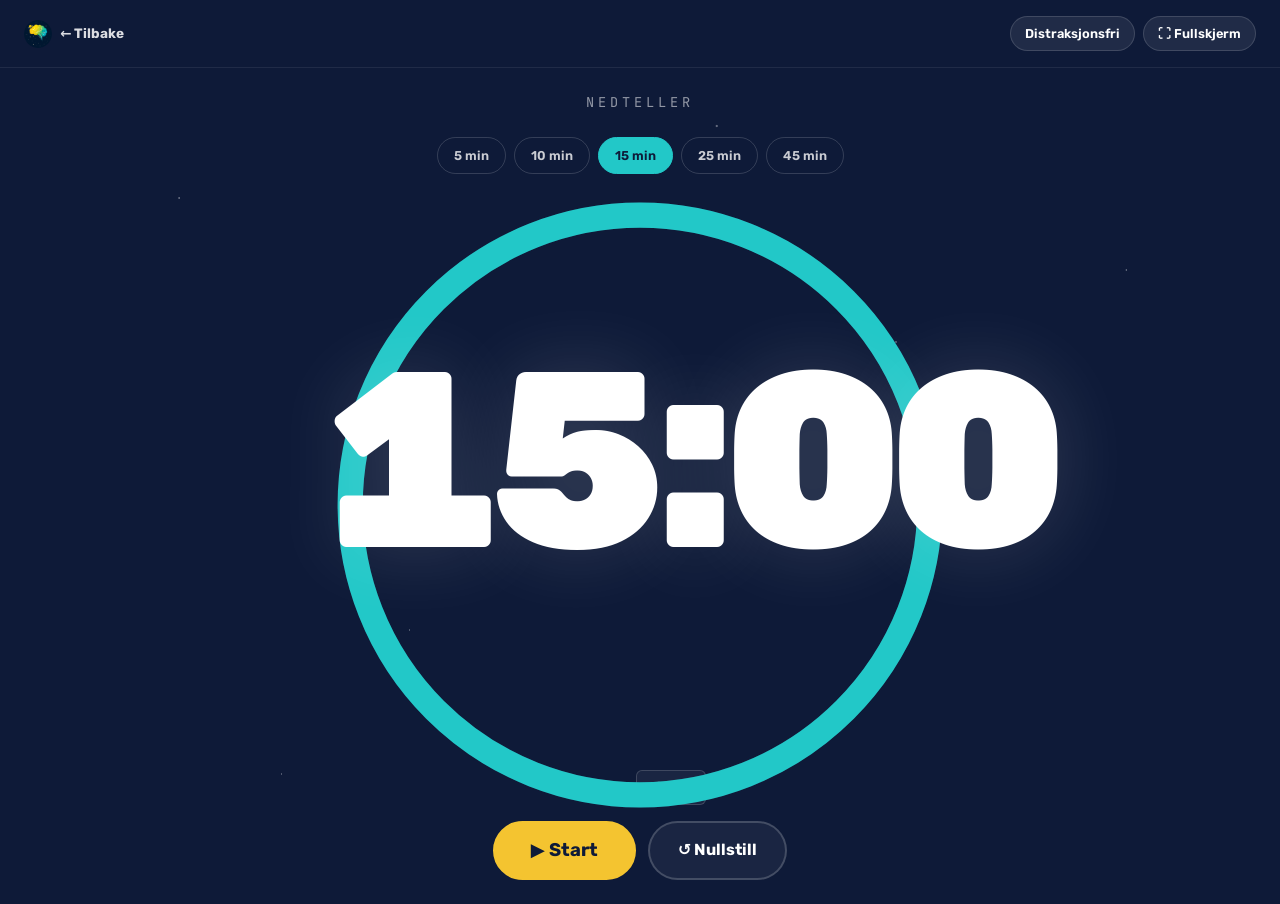
<file: tools/nedtellingstimer.html>
<!doctype html>
<html lang="no">
<head>
<meta charset="utf-8" />
<meta name="viewport" content="width=device-width,initial-scale=1" />
<title>Nedtellingstimer — Lektor Tronrud</title>
<link rel="icon" type="image/png" href="../assets/logo.png" />
<link rel="preconnect" href="https://fonts.googleapis.com">
<link rel="preconnect" href="https://fonts.gstatic.com" crossorigin>
<link href="https://fonts.googleapis.com/css2?family=Rubik:wght@400;500;600;700;800;900&family=Atkinson+Hyperlegible:wght@400;700&family=JetBrains+Mono:wght@400;500;700&display=swap" rel="stylesheet">
<link rel="stylesheet" href="../assets/tokens.css">
<style>
  body { background: var(--space-900); color: var(--surface); min-height: 100vh; overflow: hidden; font-family: var(--font-body); }
  body.--running.--phase-warning { background: #2a2235; }
  body.--running.--phase-danger { background: #3a1f1f; }
  body.--running.--phase-done { background: #1f3a23; }
  body.--running { transition: background 0.8s ease; }

  /* Subtle stars */
  .stars {
    position: fixed; inset: 0; z-index: 0; pointer-events: none;
    background-image:
      radial-gradient(1.4px 1.4px at 14% 22%, #fff, transparent),
      radial-gradient(1px 1px at 32% 70%, #fff, transparent),
      radial-gradient(1.6px 1.6px at 56% 14%, #fff, transparent),
      radial-gradient(1px 1px at 78% 60%, #fff, transparent),
      radial-gradient(1.2px 1.2px at 88% 30%, #fff, transparent),
      radial-gradient(1px 1px at 22% 86%, #fff, transparent),
      radial-gradient(1px 1px at 48% 88%, #fff, transparent),
      radial-gradient(1.3px 1.3px at 70% 38%, #fff, transparent);
    opacity: 0.55;
  }

  .topbar {
    position: relative; z-index: 5;
    display: flex; align-items: center; justify-content: space-between;
    padding: var(--s-4) var(--s-6);
    border-bottom: 1px solid rgba(255,255,255,0.08);
  }
  .topbar a {
    text-decoration: none; color: rgba(255,255,255,0.85);
    font-family: var(--font-display); font-size: 0.85rem; font-weight: 700;
    display: flex; align-items: center; gap: var(--s-2);
  }
  .topbar a:hover { color: #fff; }
  .topbar img { width: 28px; height: 28px; border-radius: 50%; }
  .topbar .actions { display: flex; gap: var(--s-2); }
  .topbar .pill {
    background: rgba(255,255,255,0.08);
    border: 1px solid rgba(255,255,255,0.14);
    color: #fff;
    font-family: var(--font-display); font-size: 0.8rem; font-weight: 600;
    padding: 7px 14px; border-radius: var(--r-pill);
    cursor: pointer;
  }
  .topbar .pill:hover { background: rgba(255,255,255,0.15); }

  .stage {
    position: relative; z-index: 1;
    height: calc(100vh - 64px);
    display: flex; flex-direction: column;
    align-items: center; justify-content: center;
    padding: var(--s-6);
    text-align: center;
  }

  .label {
    font-family: var(--font-mono);
    font-size: 0.85rem;
    letter-spacing: 0.3em;
    text-transform: uppercase;
    color: rgba(255,255,255,0.55);
    margin-bottom: var(--s-6);
  }

  .clock {
    font-family: var(--font-display);
    font-size: clamp(7rem, 28vw, 22rem);
    font-weight: 900;
    line-height: 0.95;
    letter-spacing: -0.04em;
    font-variant-numeric: tabular-nums;
    color: #fff;
    text-shadow: 0 0 80px rgba(255,255,255,0.15);
    margin-bottom: var(--s-4);
  }
  body.--phase-warning .clock { color: var(--nova-yellow); }
  body.--phase-danger .clock {
    color: var(--supernova-red);
    animation: pulse 1s ease-in-out infinite;
  }
  body.--phase-done .clock {
    color: var(--moss-green);
    animation: pulseDone 1.2s ease-in-out infinite;
  }
  @keyframes pulse {
    0%, 100% { transform: scale(1); }
    50% { transform: scale(1.04); }
  }
  @keyframes pulseDone {
    0%, 100% { transform: scale(1); opacity: 1; }
    50% { transform: scale(1.05); opacity: 0.85; }
  }

  /* Progress arc */
  .arc-wrap {
    position: relative;
    width: min(72vw, 70vh);
    aspect-ratio: 1;
    margin: 0 auto var(--s-6);
    display: grid; place-items: center;
  }
  .arc-wrap .clock { margin: 0; position: relative; z-index: 2; }
  .arc {
    position: absolute; inset: 0;
    transform: rotate(-90deg);
  }
  .arc circle {
    fill: none;
    stroke-width: 8;
    stroke-linecap: round;
  }
  .arc__bg { stroke: rgba(255,255,255,0.08); }
  .arc__fg {
    stroke: var(--planet-teal);
    transition: stroke-dashoffset 0.4s linear, stroke 0.6s ease;
  }
  body.--phase-warning .arc__fg { stroke: var(--nova-yellow); }
  body.--phase-danger .arc__fg { stroke: var(--supernova-red); }
  body.--phase-done .arc__fg { stroke: var(--moss-green); }

  .controls {
    display: flex; gap: var(--s-3);
    flex-wrap: wrap; justify-content: center;
    margin-top: var(--s-4);
  }
  .ctrl {
    font-family: var(--font-display);
    font-weight: 700;
    border-radius: var(--r-pill);
    padding: 14px 28px;
    border: 2px solid rgba(255,255,255,0.18);
    background: rgba(255,255,255,0.05);
    color: #fff;
    cursor: pointer;
    transition: all var(--t-fast);
    font-size: 1rem;
  }
  .ctrl:hover {
    background: rgba(255,255,255,0.12);
    border-color: rgba(255,255,255,0.4);
  }
  .ctrl--primary {
    background: var(--nova-yellow); color: var(--space-900);
    border-color: var(--nova-yellow);
    font-size: 1.15rem;
    padding: 14px 36px;
  }
  .ctrl--primary:hover { background: #ffd446; border-color: #ffd446; }

  .presets {
    display: flex; gap: var(--s-2);
    flex-wrap: wrap; justify-content: center;
    margin-bottom: var(--s-4);
  }
  .preset {
    font-family: var(--font-display);
    font-size: 0.8rem; font-weight: 600;
    padding: 8px 16px;
    border-radius: var(--r-pill);
    border: 1px solid rgba(255,255,255,0.16);
    background: transparent;
    color: rgba(255,255,255,0.78);
    cursor: pointer;
    transition: all var(--t-fast);
  }
  .preset:hover { background: rgba(255,255,255,0.06); color: #fff; }
  .preset.is-active {
    background: var(--planet-teal); color: var(--space-900);
    border-color: var(--planet-teal);
  }

  .custom-input {
    margin-top: var(--s-3);
    display: flex; gap: var(--s-2);
    align-items: center;
    color: rgba(255,255,255,0.7);
    font-size: 0.85rem;
  }
  .custom-input input {
    width: 70px;
    background: rgba(255,255,255,0.05);
    border: 1px solid rgba(255,255,255,0.16);
    border-radius: var(--r-sm);
    padding: 6px 10px;
    color: #fff;
    font-family: var(--font-mono);
    font-size: 0.95rem;
    text-align: center;
  }

  /* Done overlay */
  .done-msg {
    position: absolute;
    bottom: 8%;
    font-family: var(--font-display);
    font-size: clamp(1.2rem, 2.4vw, 2rem);
    font-weight: 700;
    color: var(--moss-green);
    opacity: 0;
    transition: opacity 0.5s;
  }
  body.--phase-done .done-msg { opacity: 1; }

  /* Hide chrome in fullscreen-mode-ish */
  body.--minimal .topbar,
  body.--minimal .label,
  body.--minimal .presets,
  body.--minimal .custom-input,
  body.--minimal .controls { display: none; }
</style>
</head>
<body>

<div class="stars"></div>

<header class="topbar">
  <a href="../laererhub.html">
    <img src="../assets/logo.png" alt="">
    ← Tilbake
  </a>
  <div class="actions">
    <button id="minimal-btn" class="pill">Distraksjonsfri</button>
    <button id="fs-btn" class="pill">⛶ Fullskjerm</button>
  </div>
</header>

<main class="stage">
  <div class="label" id="label">Nedteller</div>

  <div class="presets" id="presets">
    <button class="preset" data-min="5">5 min</button>
    <button class="preset" data-min="10">10 min</button>
    <button class="preset is-active" data-min="15">15 min</button>
    <button class="preset" data-min="25">25 min</button>
    <button class="preset" data-min="45">45 min</button>
  </div>

  <div class="arc-wrap">
    <svg class="arc" viewBox="0 0 200 200">
      <circle class="arc__bg" cx="100" cy="100" r="92"></circle>
      <circle id="arc-fg" class="arc__fg" cx="100" cy="100" r="92"
              stroke-dasharray="578.05" stroke-dashoffset="0"></circle>
    </svg>
    <div class="clock" id="clock" style="font-size: 250px">15:00</div>
  </div>

  <div class="custom-input">
    <span>Egendefinert:</span>
    <input id="custom-min" type="number" min="1" max="180" value="15" />
    <span>min</span>
  </div>

  <div class="controls">
    <button class="ctrl ctrl--primary" id="start-btn">▶ Start</button>
    <button class="ctrl" id="reset-btn">↺ Nullstill</button>
  </div>

  <div class="done-msg">★ Tiden er ute</div>
</main>

<script>
(function () {
  const clockEl = document.getElementById('clock');
  const arcFg = document.getElementById('arc-fg');
  const startBtn = document.getElementById('start-btn');
  const resetBtn = document.getElementById('reset-btn');
  const minimalBtn = document.getElementById('minimal-btn');
  const fsBtn = document.getElementById('fs-btn');
  const presetsEl = document.getElementById('presets');
  const customMin = document.getElementById('custom-min');

  const ARC_LEN = 2 * Math.PI * 92; // ≈ 578.05

  let totalMs = 15 * 60 * 1000;
  let remainingMs = totalMs;
  let intervalId = null;
  let endAt = null;

  function fmt(ms) {
    if (ms < 0) ms = 0;
    const totalSec = Math.ceil(ms / 1000);
    const m = Math.floor(totalSec / 60);
    const s = totalSec % 60;
    return String(m).padStart(2, '0') + ':' + String(s).padStart(2, '0');
  }

  function updatePhase() {
    document.body.classList.remove('--phase-warning', '--phase-danger', '--phase-done');
    if (remainingMs <= 0) {
      document.body.classList.add('--phase-done');
    } else {
      const pct = remainingMs / totalMs;
      if (pct < 0.1) document.body.classList.add('--phase-danger');
      else if (pct < 0.25) document.body.classList.add('--phase-warning');
    }
  }

  function render() {
    clockEl.textContent = fmt(remainingMs);
    const frac = totalMs > 0 ? remainingMs / totalMs : 0;
    arcFg.style.strokeDashoffset = ARC_LEN * (1 - frac);
    updatePhase();
  }

  function tick() {
    remainingMs = endAt - Date.now();
    if (remainingMs <= 0) {
      remainingMs = 0;
      stop();
      beep();
    }
    render();
  }

  function start() {
    if (intervalId) return;
    if (remainingMs <= 0) remainingMs = totalMs;
    endAt = Date.now() + remainingMs;
    document.body.classList.add('--running');
    intervalId = setInterval(tick, 200);
    startBtn.textContent = '⏸ Pause';
    tick();
  }

  function pause() {
    if (!intervalId) return;
    clearInterval(intervalId); intervalId = null;
    remainingMs = Math.max(0, endAt - Date.now());
    startBtn.textContent = '▶ Fortsett';
    render();
  }

  function stop() {
    clearInterval(intervalId); intervalId = null;
    startBtn.textContent = '▶ Start';
    document.body.classList.remove('--running');
  }

  function reset() {
    stop();
    remainingMs = totalMs;
    document.body.classList.remove('--phase-warning', '--phase-danger', '--phase-done');
    render();
  }

  function setMinutes(min) {
    totalMs = min * 60 * 1000;
    customMin.value = min;
    reset();
  }

  // Audio beep
  function beep() {
    try {
      const Ctx = window.AudioContext || window.webkitAudioContext;
      const ctx = new Ctx();
      [0, 0.3, 0.6].forEach((delay, i) => {
        const o = ctx.createOscillator();
        const g = ctx.createGain();
        o.frequency.value = 880;
        o.type = 'sine';
        g.gain.setValueAtTime(0, ctx.currentTime + delay);
        g.gain.linearRampToValueAtTime(0.4, ctx.currentTime + delay + 0.02);
        g.gain.linearRampToValueAtTime(0, ctx.currentTime + delay + 0.25);
        o.connect(g); g.connect(ctx.destination);
        o.start(ctx.currentTime + delay);
        o.stop(ctx.currentTime + delay + 0.3);
      });
    } catch (_) {}
  }

  // Wire up
  startBtn.addEventListener('click', () => {
    if (intervalId) pause(); else start();
  });
  resetBtn.addEventListener('click', reset);
  minimalBtn.addEventListener('click', () => {
    document.body.classList.toggle('--minimal');
    minimalBtn.textContent = document.body.classList.contains('--minimal')
      ? '↩ Vis kontroller' : 'Distraksjonsfri';
  });
  fsBtn.addEventListener('click', () => {
    if (document.fullscreenElement) document.exitFullscreen();
    else document.documentElement.requestFullscreen();
  });

  presetsEl.addEventListener('click', (e) => {
    const b = e.target.closest('.preset'); if (!b) return;
    presetsEl.querySelectorAll('.preset').forEach(x => x.classList.remove('is-active'));
    b.classList.add('is-active');
    setMinutes(+b.dataset.min);
  });

  customMin.addEventListener('change', () => {
    let v = parseInt(customMin.value, 10);
    if (!v || v < 1) v = 1;
    if (v > 180) v = 180;
    customMin.value = v;
    presetsEl.querySelectorAll('.preset').forEach(x => x.classList.remove('is-active'));
    setMinutes(v);
  });

  // Keyboard
  document.addEventListener('keydown', (e) => {
    if (e.target.tagName === 'INPUT') return;
    if (e.code === 'Space') { e.preventDefault(); if (intervalId) pause(); else start(); }
    else if (e.key.toLowerCase() === 'r') { e.preventDefault(); reset(); }
    else if (e.key.toLowerCase() === 'f') { e.preventDefault(); fsBtn.click(); }
    else if (e.key === 'Escape' && document.body.classList.contains('--minimal')) {
      minimalBtn.click();
    }
  });

  // Initial render
  render();
})();
</script>

</body>
</html>
</file>
<file: assets/tokens.css>
/* ============================================================
   LEKTOR TRONRUD · DESIGNTOKENS
   Single source of truth for all pages.
   ============================================================ */
:root {
  /* Brand neutrals */
  --space-900: #0E1A38;
  --space-800: #1A2440;
  --slate-700: #2D3748;
  --slate-500: #5B6478;
  --slate-300: #94A0B5;
  --slate-200: #C8CFDC;
  --chalk-100: #E6E2DC;
  --chalk-50:  #EEECEA;
  --paper:     #F3F4F2;
  --surface:   #FFFFFF;

  /* Cosmos accents */
  --nova-yellow: #F4C430;       --nova-yellow-soft: #FFF1B8;
  --comet-orange: #F5A623;      --comet-orange-soft: #FFE6BD;
  --moss-green: #8BC34A;         --moss-green-deep: #4CAF50;     --moss-green-soft: #E8F5E9;
  --planet-teal: #22C8C8;        --planet-teal-deep: #07B3C7;    --planet-teal-soft: #D6F4F4;
  --aurora-blue: #00BCD4;        --aurora-blue-soft: #E0F7FA;
  --berry-pink:  #E91E63;        --berry-pink-soft: #FCE4EC;
  --supernova-red: #E53935;      --supernova-red-soft: #FFE0E0;

  /* Type */
  --font-display: 'Rubik', system-ui, sans-serif;
  --font-body:    'Atkinson Hyperlegible', system-ui, sans-serif;
  --font-mono:    'JetBrains Mono', ui-monospace, monospace;

  /* Spacing — 4px base */
  --s-1: 4px;  --s-2: 8px;   --s-3: 12px;  --s-4: 16px;
  --s-5: 20px; --s-6: 24px;  --s-8: 32px;  --s-10: 40px;
  --s-12: 48px; --s-16: 64px; --s-20: 80px; --s-24: 96px;

  /* Radii */
  --r-sm: 6px;  --r-md: 10px; --r-lg: 14px;
  --r-xl: 18px; --r-2xl: 24px; --r-pill: 9999px;

  /* Borders */
  --border-w: 2px;
  --border-ink: var(--space-900);

  /* Shadows — hard offsets, no blur */
  --shadow-1:  2px 2px 0 rgba(14, 26, 56, 0.20);
  --shadow-2:  4px 5px 0 rgba(14, 26, 56, 0.28);
  --shadow-3:  6px 7px 0 rgba(14, 26, 56, 0.32);
  --shadow-4: 10px 10px 0 rgba(14, 26, 56, 0.18);
  --shadow-press: 1px 1px 0 rgba(14, 26, 56, 0.20);

  /* Motion */
  --t-fast: 0.12s ease;
  --t-base: 0.2s  ease;
  --t-slow: 0.35s ease;
}

/* ── Reset ──────────────────────────────────────────────────── */
*, *::before, *::after { box-sizing: border-box; margin: 0; padding: 0; }
html { scroll-behavior: smooth; }
body {
  font-family: var(--font-body);
  font-size: 1rem;
  line-height: 1.5;
  color: var(--space-900);
  background: var(--paper);
  -webkit-font-smoothing: antialiased;
}
img { max-width: 100%; display: block; }
button { font: inherit; cursor: pointer; border: none; background: none; color: inherit; }
a { color: inherit; }

/* ── Buttons ────────────────────────────────────────────────── */
.btn {
  display: inline-flex; align-items: center; justify-content: center; gap: var(--s-2);
  font-family: var(--font-display);
  font-size: 0.875rem; font-weight: 700; line-height: 1;
  padding: 12px 22px;
  border-radius: var(--r-pill);
  border: var(--border-w) solid var(--border-ink);
  background: var(--surface); color: var(--space-900);
  box-shadow: var(--shadow-1);
  transition: transform var(--t-fast), box-shadow var(--t-fast),
              background var(--t-fast), color var(--t-fast);
  text-decoration: none; white-space: nowrap;
}
.btn:hover:not(:disabled) { transform: translate(-2px,-2px); box-shadow: var(--shadow-2); }
.btn:active:not(:disabled) { transform: translate(0,0); box-shadow: var(--shadow-press); }
.btn:focus-visible { outline: 3px solid var(--planet-teal); outline-offset: 3px; }
.btn:disabled { opacity: 0.45; cursor: not-allowed; box-shadow: none; }
.btn--primary { background: var(--space-900); color: var(--surface); }
.btn--primary:hover:not(:disabled) { background: var(--slate-700); }
.btn--accent  { background: var(--comet-orange); color: var(--surface); }
.btn--accent:hover:not(:disabled)  { background: #e0941c; }
.btn--success { background: var(--moss-green); color: var(--surface); }
.btn--success:hover:not(:disabled) { background: var(--moss-green-deep); }
.btn--info    { background: var(--planet-teal); color: var(--surface); }
.btn--info:hover:not(:disabled)    { background: var(--planet-teal-deep); }
.btn--ghost   { background: transparent; border-color: transparent; box-shadow: none; }
.btn--ghost:hover:not(:disabled) { background: var(--chalk-50); border-color: var(--space-900); box-shadow: var(--shadow-1); }
.btn--sm { padding: 7px 14px; font-size: 0.75rem; }
.btn--lg { padding: 16px 30px; font-size: 1rem; }
.btn--xl { padding: 20px 40px; font-size: 1.25rem; font-style: italic; }

/* ── Site nav ──────────────────────────────────────────────── */
.sitenav {
  position: sticky; top: 0; z-index: 50;
  background: rgba(243, 244, 242, 0.85);
  backdrop-filter: blur(10px);
  border-bottom: 1.5px solid var(--chalk-100);
}
.sitenav__inner {
  max-width: 1280px; margin: 0 auto;
  padding: var(--s-4) var(--s-6);
  display: flex; align-items: center; justify-content: space-between;
  gap: var(--s-4);
}
.sitenav__brand {
  display: flex; align-items: center; gap: var(--s-3);
  text-decoration: none; color: var(--space-900);
  flex-shrink: 0;
}
.sitenav__brand img { width: 40px; height: 40px; border-radius: 50%; flex-shrink: 0; }
.sitenav__brand strong {
  font-family: var(--font-display);
  font-size: 1rem; font-weight: 800; letter-spacing: -0.01em;
  display: block; line-height: 1.1;
  white-space: nowrap;
}
.sitenav__brand small {
  font-size: 11px; color: var(--slate-500);
  text-transform: uppercase; letter-spacing: 0.12em;
  white-space: nowrap;
}
.sitenav__links {
  display: flex; gap: var(--s-1); align-items: center;
  flex-wrap: wrap;
}
.sitenav__links a {
  font-family: var(--font-display);
  font-size: 0.875rem; font-weight: 600;
  padding: 8px 14px;
  border-radius: var(--r-pill);
  text-decoration: none; color: var(--space-900);
  transition: background var(--t-fast);
}
.sitenav__links a:hover { background: var(--chalk-50); }
.sitenav__links a.is-active { background: var(--space-900); color: var(--surface); }

/* ── Footer ────────────────────────────────────────────────── */
.sitefoot {
  margin-top: var(--s-20);
  background: var(--space-900);
  color: rgba(255,255,255,0.7);
  padding: var(--s-12) var(--s-6);
  text-align: center;
  border-top: var(--border-w) solid var(--border-ink);
}
.sitefoot a { color: var(--nova-yellow); text-decoration: none; }
.sitefoot a:hover { text-decoration: underline; }
.sitefoot__sig {
  font-family: var(--font-display);
  font-size: 0.75rem; font-weight: 700;
  text-transform: uppercase; letter-spacing: 0.16em;
  color: var(--nova-yellow);
  margin-bottom: var(--s-3);
}
.sitefoot__small {
  font-size: 0.75rem; color: rgba(255,255,255,0.4);
  margin-top: var(--s-4);
}

@media (max-width: 720px) {
  .sitenav__inner { flex-direction: column; align-items: flex-start; }
  .sitenav__links { width: 100%; overflow-x: auto; }
}
</file>
